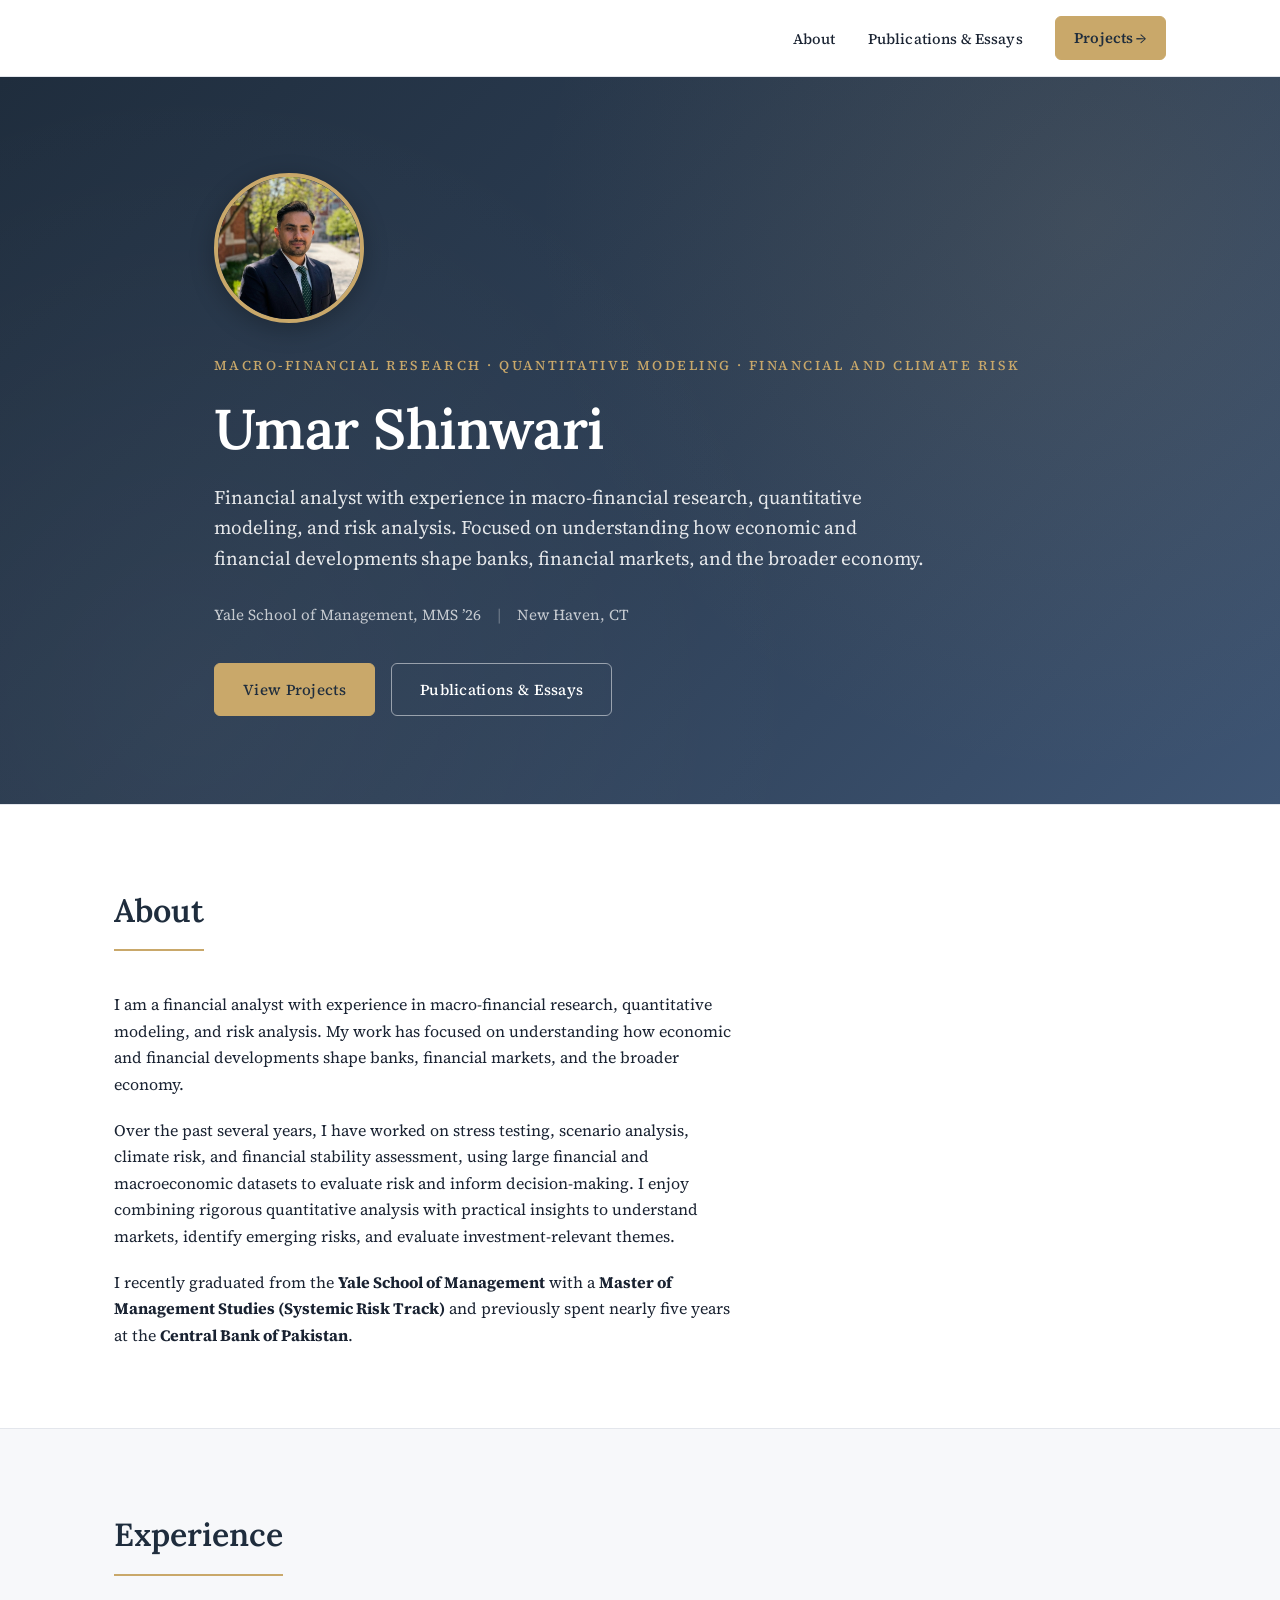
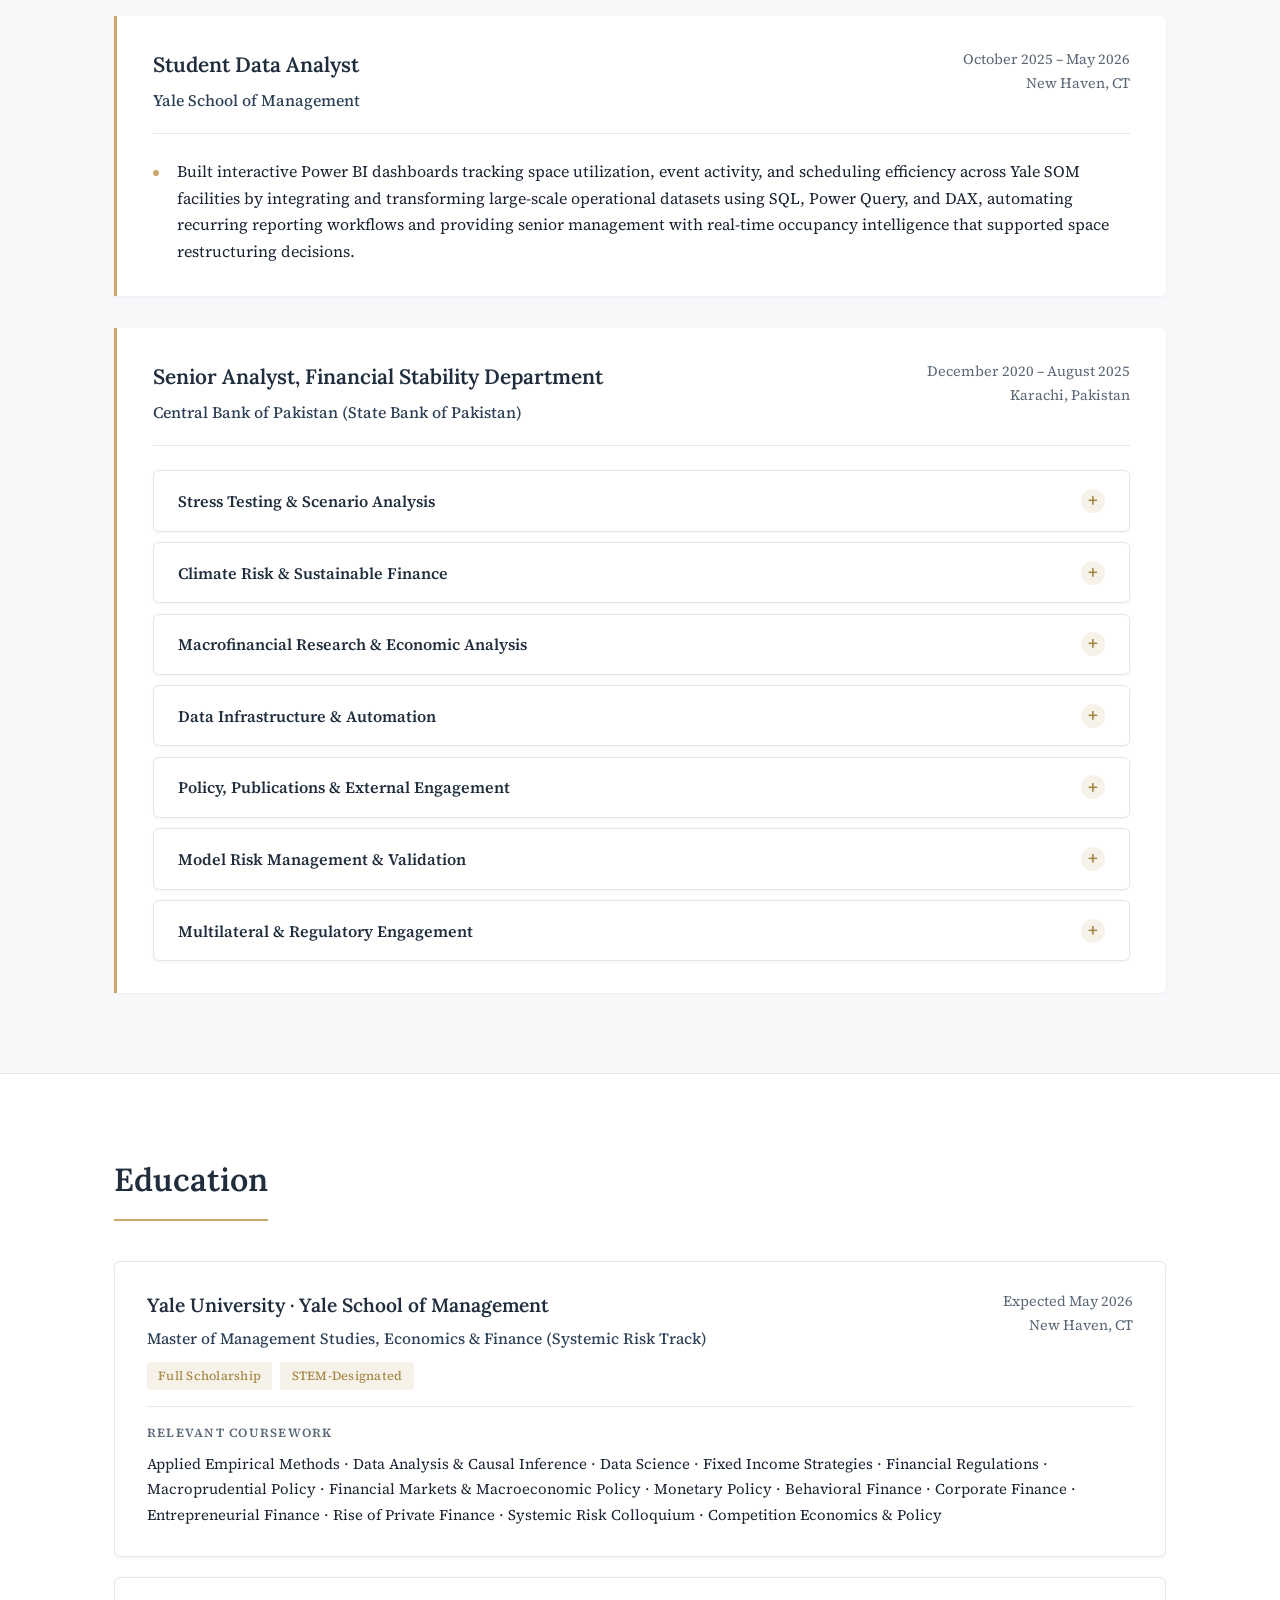
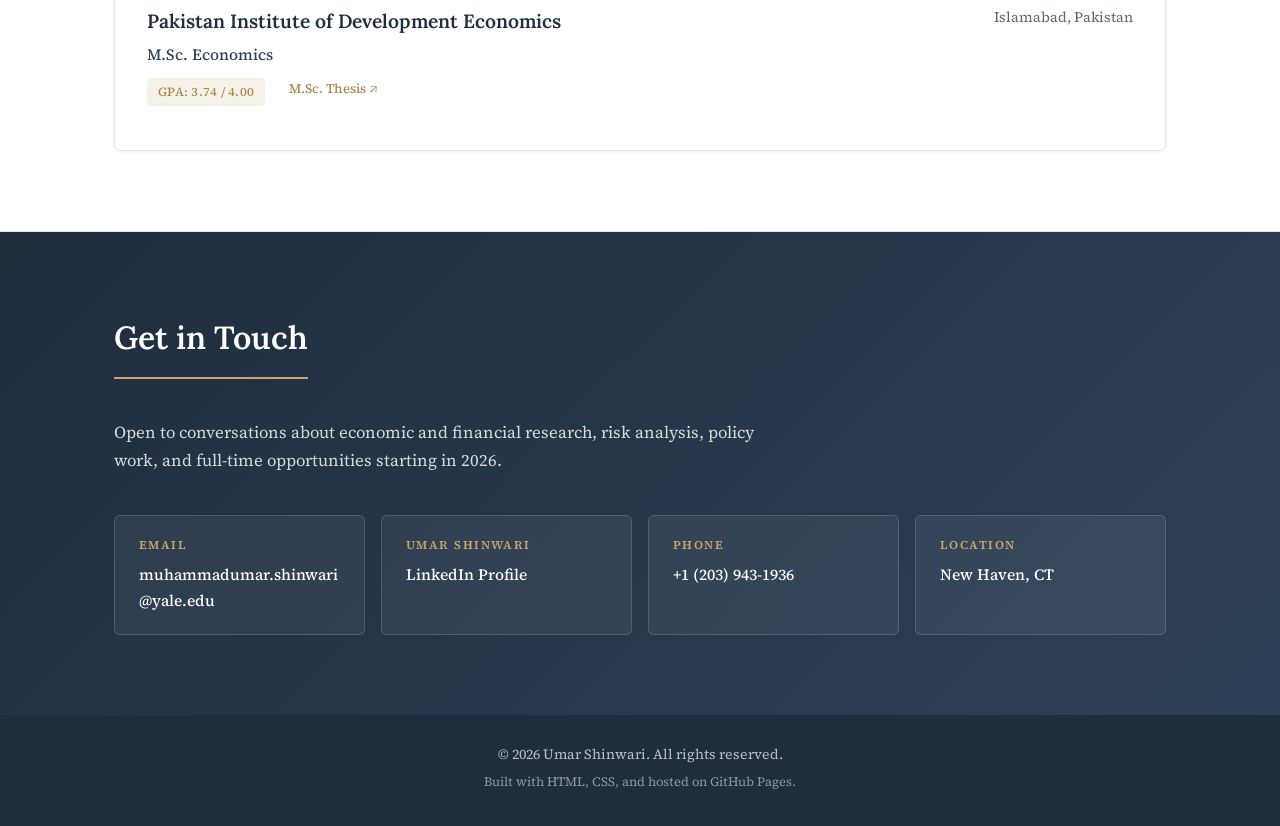
<file: index.html>
<!DOCTYPE html>
<html lang="en">
<head>
    <meta charset="UTF-8">
    <meta name="viewport" content="width=device-width, initial-scale=1.0">
    <meta name="description" content="Muhammad Umar Shinwari — Financial analyst with experience in macro-financial research, quantitative modeling, and risk analysis. Yale School of Management (MMS Systemic Risk). Former Senior Analyst, Central Bank of Pakistan.">
    <meta name="author" content="Muhammad Umar Shinwari">
    <meta name="keywords" content="Muhammad Umar Shinwari, Economist, Financial Stability, Stress Testing, Yale SOM, Systemic Risk, Central Bank of Pakistan, Macroprudential Policy">

    <!-- Open Graph / social sharing -->
    <meta property="og:title" content="Umar Shinwari">
    <meta property="og:description" content="Financial analyst with experience in macro-financial research, quantitative modeling, and risk analysis. Yale School of Management | Former Senior Analyst, Central Bank of Pakistan">
    <meta property="og:type" content="website">

    <title>Umar Shinwari | Financial Analyst &amp; Quantitative Researcher</title>

    <!-- Google Fonts: Inter for body, Lora for headings (professional academic/finance feel) -->
    <link rel="preconnect" href="https://fonts.googleapis.com">
    <link rel="preconnect" href="https://fonts.gstatic.com" crossorigin>
    <link href="https://fonts.googleapis.com/css2?family=Lora:wght@500;600;700&family=Source+Serif+4:ital,opsz,wght@0,8..60,300;0,8..60,400;0,8..60,600;1,8..60,400&display=swap" rel="stylesheet">

    <link rel="stylesheet" href="style.css">
</head>
<body>

    <!-- ============ NAVIGATION ============ -->
    <nav class="navbar" id="navbar">
        <div class="container nav-container">
            <a href="#hero" class="nav-logo"></a>
            <button class="nav-toggle" id="navToggle" aria-label="Toggle navigation">
                <span></span><span></span><span></span>
            </button>
            <ul class="nav-menu" id="navMenu">
                <li><a href="#about">About</a></li>
                <li><a href="publications.html">Publications &amp; Essays</a></li>
                <li><a href="projects.html" class="nav-cta">Projects &rarr;</a></li>
            </ul>
        </div>
    </nav>

    <!-- ============ HERO / ABOUT ============ -->
    <header class="hero" id="hero">
        <div class="container hero-content">
            <div class="hero-photo-wrap">
                <img src="assets/profile.jpg" alt="Umar Shinwari" class="hero-photo">
            </div>
            <p class="hero-eyebrow">Macro-financial Research &middot; Quantitative Modeling &middot; Financial and Climate Risk</p>
            <h1 class="hero-name">Umar Shinwari</h1>
            <p class="hero-tagline">
                Financial analyst with experience in macro-financial research, quantitative modeling,
                and risk analysis. Focused on understanding how economic and financial developments
                shape banks, financial markets, and the broader economy.
            </p>
            <div class="hero-meta">
                <span>Yale School of Management, MMS &rsquo;26</span>
                <span class="sep">|</span>
                <span>New Haven, CT</span>
            </div>
            <div class="hero-cta">
                <a href="projects.html" class="btn btn-primary">View Projects</a>
                <a href="publications.html" class="btn btn-secondary">Publications &amp; Essays</a>
            </div>
        </div>
    </header>

    <!-- ============ ABOUT ============ -->
    <section class="section" id="about">
        <div class="container">
            <h2 class="section-title">About</h2>
            <div class="about-grid">
                <div class="about-text">
                    <p>
                        I am a financial analyst with experience in macro-financial research, quantitative
                        modeling, and risk analysis. My work has focused on understanding how economic
                        and financial developments shape banks, financial markets, and the broader economy.
                    </p>
                    <p>
                        Over the past several years, I have worked on stress testing, scenario analysis,
                        climate risk, and financial stability assessment, using large financial and
                        macroeconomic datasets to evaluate risk and inform decision-making. I enjoy
                        combining rigorous quantitative analysis with practical insights to understand
                        markets, identify emerging risks, and evaluate investment-relevant themes.
                    </p>
                    <p>
                        I recently graduated from the
                        <strong>Yale School of Management</strong> with a
                        <strong>Master of Management Studies (Systemic Risk Track)</strong> and
                        previously spent nearly five years at the
                        <strong>Central Bank of Pakistan</strong>.
                    </p>
                </div>
            </div>
        </div>
    </section>

    <!-- ============ EXPERIENCE ============ -->
    <section class="section section-alt" id="experience">
        <div class="container">
            <h2 class="section-title">Experience</h2>

            <!-- Yale SOM -->
            <div class="experience-item" style="margin-bottom: 2rem;">
                <div class="exp-header">
                    <div>
                        <h3 class="exp-role">Student Data Analyst</h3>
                        <p class="exp-org">Yale School of Management</p>
                    </div>
                    <div class="exp-meta">
                        <p>October 2025 &ndash; May 2026</p>
                        <p>New Haven, CT</p>
                    </div>
                </div>
                <ul class="exp-bullets" style="margin-top: 1rem;">
                    <li>Built interactive Power BI dashboards tracking space utilization, event activity, and scheduling efficiency across Yale SOM facilities by integrating and transforming large-scale operational datasets using SQL, Power Query, and DAX, automating recurring reporting workflows and providing senior management with real-time occupancy intelligence that supported space restructuring decisions.</li>
                </ul>
            </div>

            <!-- Central Bank -->
            <div class="experience-item">
                <div class="exp-header">
                    <div>
                        <h3 class="exp-role">Senior Analyst, Financial Stability Department</h3>
                        <p class="exp-org">Central Bank of Pakistan (State Bank of Pakistan)</p>
                    </div>
                    <div class="exp-meta">
                        <p>December 2020 &ndash; August 2025</p>
                        <p>Karachi, Pakistan</p>
                    </div>
                </div>

                <div class="accordion">

                    <!-- 1. Stress Testing -->
                    <div class="acc-item">
                        <button class="acc-trigger" aria-expanded="false">
                            <span>Stress Testing &amp; Scenario Analysis</span>
                            <span class="acc-icon">+</span>
                        </button>
                        <div class="acc-panel" hidden>
                            <ul class="exp-bullets">
                                <li>Designed and executed end-to-end macro stress tests of Pakistan&rsquo;s entire banking sector covering 52 institutions with USD 220B in total assets, assessing credit risk (PD/LGD/EAD), interest rate risk in the banking book (IRRBB), market risk (equity and FX), and liquidity risk (LCR, NSFR, ALM mismatch), and delivering results to senior management, the Board Risk Committee, and the Financial Stability Committee on a quarterly basis.</li>
                                <li>Designed macro stress scenarios by combining VAR and DSGE model-based macro projections, historical shock calibration, and expert judgment, producing internally consistent multi-period paths for GDP, inflation, interest rates, FX depreciation, and equity prices across baseline, adverse, and severely adverse scenarios.</li>
                                <li>Developed econometric and financial models for projecting bank-level balance sheets, income statements, capital ratios, and risk metrics under baseline and adverse macro scenarios, enabling dynamic multi-year capital adequacy assessments across Pakistan&rsquo;s banking sector and identifying institutions breaching regulatory minimums with quantified capital shortfalls for supervisory action.</li>
                            </ul>
                        </div>
                    </div>

                    <!-- 2. Climate Risk -->
                    <div class="acc-item">
                        <button class="acc-trigger" aria-expanded="false">
                            <span>Climate Risk &amp; Sustainable Finance</span>
                            <span class="acc-icon">+</span>
                        </button>
                        <div class="acc-panel" hidden>
                            <ul class="exp-bullets">
                                <li>Quantified physical climate risk across Pakistan&rsquo;s banking sector using a multi-layer geospatial methodology, geocoding bank loan portfolio exposures against district and sector-level flood vulnerability maps and computing expected credit losses under historical shock scenarios by applying scenario-defined damage rates to institution-level exposures.</li>
                                <li>Modeled transition risk using NGFS-aligned carbon tax scenarios, tracing policy shocks through revenue compression and debt serviceability impairment for non-financial corporates across high-emission sectors, and translating the resulting PD escalation into increased expected credit losses and capital risk for exposed banks.</li>
                                <li>Key contributor to Pakistan&rsquo;s first climate stress testing guidelines for the financial sector, serving as technical lead on the working group, with the guidelines submitted as a formal conditionality under Pakistan&rsquo;s IMF Resilience and Sustainability Facility (RSF), directly linking the analytical work to Pakistan&rsquo;s access to USD 1B in IMF climate-linked financing.</li>
                                <li>Compiled bank-level physical damage and NPL deterioration data following the 2022 Pakistan floods and coordinated directly with the World Bank PDNA team to integrate the financial sector damage assessment into the joint Post-Disaster Needs Assessment published by the World Bank, UN, EU, and ADB.</li>
                            </ul>
                        </div>
                    </div>

                    <!-- 3. Macrofinancial Research -->
                    <div class="acc-item">
                        <button class="acc-trigger" aria-expanded="false">
                            <span>Macrofinancial Research &amp; Economic Analysis</span>
                            <span class="acc-icon">+</span>
                        </button>
                        <div class="acc-panel" hidden>
                            <ul class="exp-bullets">
                                <li>Developed econometric models to quantify how macro-financial shocks propagate through the banking sector, capturing the transmission of GDP contractions, inflation surges, interest rate cycles, and FX depreciations into bank-level asset quality, capital adequacy, profitability, and financial intermediation capacity across Pakistan&rsquo;s financial system.</li>
                                <li>Researched Pakistan&rsquo;s sovereign-bank nexus, analyzing the structural concentration of government securities on bank balance sheets, crowding-out effects on private sector credit intermediation, and amplification of sovereign risk through the banking system, producing leverage stress test models that contributed to balance sheet restructuring at Pakistan&rsquo;s largest systemically important institutions.</li>
                                <li>Led a comprehensive financial viability assessment of Pakistan&rsquo;s microfinance banking sector at the direction of the Deputy Governor, combining cross-country benchmarking, financial statement analysis of domestic institutions, and structured CFO interviews, producing recommendations that directly informed the revised prudential regulations released in 2025.</li>
                                <li>Authored the Global and Domestic Macroeconomic Developments chapter of the Financial Stability Review for three consecutive editions (2021, 2022, 2024), delivering a full macroeconomic diagnostic spanning global growth dynamics, inflation trends, trade and commodity developments, sovereign debt sustainability, and interest rate conditions, alongside a Pakistan-specific deep-dive covering GDP, CPI, external accounts, monetary conditions, and fiscal position, supported by original data analysis, trend modeling, and publication-quality visualizations translating complex macro-financial developments into authoritative policy narrative for domestic and international audiences.</li>
                            </ul>
                        </div>
                    </div>

                    <!-- 4. Data Infrastructure -->
                    <div class="acc-item">
                        <button class="acc-trigger" aria-expanded="false">
                            <span>Data Infrastructure &amp; Automation</span>
                            <span class="acc-icon">+</span>
                        </button>
                        <div class="acc-panel" hidden>
                            <ul class="exp-bullets">
                                <li>Built and maintained automated data pipelines in Python (pandas, requests, openpyxl, sqlalchemy), R (tidyverse, httr, rvest), and VBA to collect, clean, and consolidate banking, macroeconomic, and financial market datasets feeding the recurring stress testing model iterations.</li>
                                <li>Designed the stress testing supervisory data submission templates from scratch with built-in validation rules, dropdown controls, and cross-check formulas, and owned the full data lifecycle across 52 institutions from submission coordination through validation, reconciliation, and analytical readiness each quarterly cycle.</li>
                                <li>Developed Python scripts to automate production of publication-quality charts, tables, and dashboards for stress testing reports and FSR chapters using matplotlib, seaborn, and plotly for visualization and python-docx for programmatic report assembly, replacing manual workflows and ensuring reproducibility across quarterly reporting cycles.</li>
                            </ul>
                        </div>
                    </div>

                    <!-- 5. Policy & Publications -->
                    <div class="acc-item">
                        <button class="acc-trigger" aria-expanded="false">
                            <span>Policy, Publications &amp; External Engagement</span>
                            <span class="acc-icon">+</span>
                        </button>
                        <div class="acc-panel" hidden>
                            <ul class="exp-bullets">
                                <li>Authored chapters for the Financial Stability Review, the Central Bank of Pakistan&rsquo;s statutory publication mandated by law and submitted to Parliament and Senate, covering banking sector resilience and stress testing (2022, 2023, 2024), climate risk (2022, 2023, 2024), and global macro-financial developments (2021, 2022, 2024), with each edition passing through rigorous Director, Deputy Governor, Governor, and Board review before submission.</li>
                                <li>Produced the quarterly credit risk report covering USD 70B in banking sector credit exposure, analyzing NPL formation and migration trends, provision coverage adequacy relative to estimated expected losses, sector-level and borrower-level concentration risk, and implied probabilities of default for Pakistan&rsquo;s largest systemic borrowers informing credit risk views at the macro level.</li>
                                <li>Prepared policy memos and speeches on climate risk and financial stability for senior management&rsquo;s high-level engagements including with the IMF, World Bank, and Financial Stability Board.</li>
                            </ul>
                        </div>
                    </div>

                    <!-- 6. Model Risk -->
                    <div class="acc-item">
                        <button class="acc-trigger" aria-expanded="false">
                            <span>Model Risk Management &amp; Validation</span>
                            <span class="acc-icon">+</span>
                        </button>
                        <div class="acc-panel" hidden>
                            <ul class="exp-bullets">
                                <li>Conducted independent validation of stress testing and macroeconomic forecasting models across Central Bank departments, covering conceptual soundness, data quality and input integrity, parameter calibration, output reasonableness, and documentation completeness, performing the full scope of a model risk management function in a supervisory context.</li>
                                <li>Reviewed stress testing model submissions from major commercial banks (ICAAP), challenging macro scenario design, credit loss model methodology, assumptions, and capital planning narrative, and issued formal written findings driving framework improvements at Pakistan&rsquo;s systemically important institutions.</li>
                                <li>Built benchmarking and backtesting frameworks to assess the ongoing predictive performance of the stress testing model suite, constructing challenger models using alternative functional forms, comparing outputs to identify systematic biases, and recalibrating satellite model parameters based on realized outcomes.</li>
                            </ul>
                        </div>
                    </div>

                    <!-- 7. Multilateral -->
                    <div class="acc-item">
                        <button class="acc-trigger" aria-expanded="false">
                            <span>Multilateral &amp; Regulatory Engagement</span>
                            <span class="acc-icon">+</span>
                        </button>
                        <div class="acc-panel" hidden>
                            <ul class="exp-bullets">
                                <li>Served as the Central Bank of Pakistan&rsquo;s working-level counterpart across three concurrent multilateral engagements with the World Bank, UN, EU, ADB, FCDO, and IMF on post-disaster financial sector assessment, climate stress testing methodology, and Pakistan&rsquo;s USD 1B IMF Resilience and Sustainability Facility program.</li>
                                <li>Participated in a cross-regulator working group with the Securities and Exchange Commission of Pakistan to develop climate disclosure requirements and a green taxonomy for financial institutions, drawing on TCFD, ISSB (IFRS S1/S2), and EU Taxonomy standards.</li>
                            </ul>
                        </div>
                    </div>

                </div><!-- /accordion -->
            </div>
        </div>
    </section>

    <!-- ============ EDUCATION ============ -->
    <section class="section" id="education">
        <div class="container">
            <h2 class="section-title">Education</h2>

            <div class="edu-item">
                <div class="edu-header">
                    <div>
                        <h3 class="edu-school">Yale University &middot; Yale School of Management</h3>
                        <p class="edu-degree">Master of Management Studies, Economics &amp; Finance (Systemic Risk Track)</p>
                        <p class="edu-tags"><span class="tag">Full Scholarship</span><span class="tag">STEM-Designated</span></p>
                    </div>
                    <div class="edu-meta">
                        <p>Expected May 2026</p>
                        <p>New Haven, CT</p>
                    </div>
                </div>
                <div class="edu-body">
                    <p class="edu-label">Relevant Coursework</p>
                    <p class="edu-courses">
                        Applied Empirical Methods &middot; Data Analysis &amp; Causal Inference &middot; Data Science &middot;
                        Fixed Income Strategies &middot; Financial Regulations &middot; Macroprudential Policy &middot;
                        Financial Markets &amp; Macroeconomic Policy &middot; Monetary Policy &middot; Behavioral Finance &middot;
                        Corporate Finance &middot; Entrepreneurial Finance &middot; Rise of Private Finance &middot;
                        Systemic Risk Colloquium &middot; Competition Economics &amp; Policy
                    </p>
                </div>
            </div>

            <div class="edu-item">
                <div class="edu-header">
                    <div>
                        <h3 class="edu-school">Pakistan Institute of Development Economics</h3>
                        <p class="edu-degree">M.Sc. Economics</p>
                        <p class="edu-tags"><span class="tag">GPA: 3.74 / 4.00</span> &ensp;<a href="thesis.html" style="font-family:var(--font-ui);font-size:0.82rem;font-weight:500;color:var(--accent-dark);">M.Sc. Thesis &#8599;</a></p>
                    </div>
                    <div class="edu-meta">
                        <p>Islamabad, Pakistan</p>
                    </div>
                </div>
            </div>
        </div>
    </section>

    <!-- ============ CONTACT ============ -->
    <section class="section section-contact" id="contact">
        <div class="container">
            <h2 class="section-title section-title-light">Get in Touch</h2>
            <p class="contact-intro">
                Open to conversations about economic and financial research, risk analysis,
                policy work, and full-time opportunities starting in 2026.
            </p>
            <div class="contact-links">
                <a href="mailto:muhammadumar.shinwari@yale.edu" class="contact-card">
                    <span class="contact-label">Email</span>
                    <span class="contact-value" style="word-break: break-all;">muhammadumar.shinwari@yale.edu</span>
                </a>
                <a href="https://www.linkedin.com/in/muhammad-umar-shinwari-39975b97" target="_blank" rel="noopener noreferrer" class="contact-card">
                    <span class="contact-label">Umar Shinwari</span>
                    <span class="contact-value">LinkedIn Profile</span>
                </a>
                <a href="tel:+12039431936" class="contact-card">
                    <span class="contact-label">Phone</span>
                    <span class="contact-value">+1 (203) 943-1936</span>
                </a>
                <div class="contact-card contact-card-static">
                    <span class="contact-label">Location</span>
                    <span class="contact-value">New Haven, CT</span>
                </div>
            </div>
        </div>
    </section>

    <!-- ============ FOOTER ============ -->
    <footer class="footer">
        <div class="container footer-container">
            <p>&copy; <span id="year"></span> Umar Shinwari. All rights reserved.</p>
            <p class="footer-sub">Built with HTML, CSS, and hosted on GitHub Pages.</p>
        </div>
    </footer>

    <script src="script.js"></script>
</body>
</html>
</file>
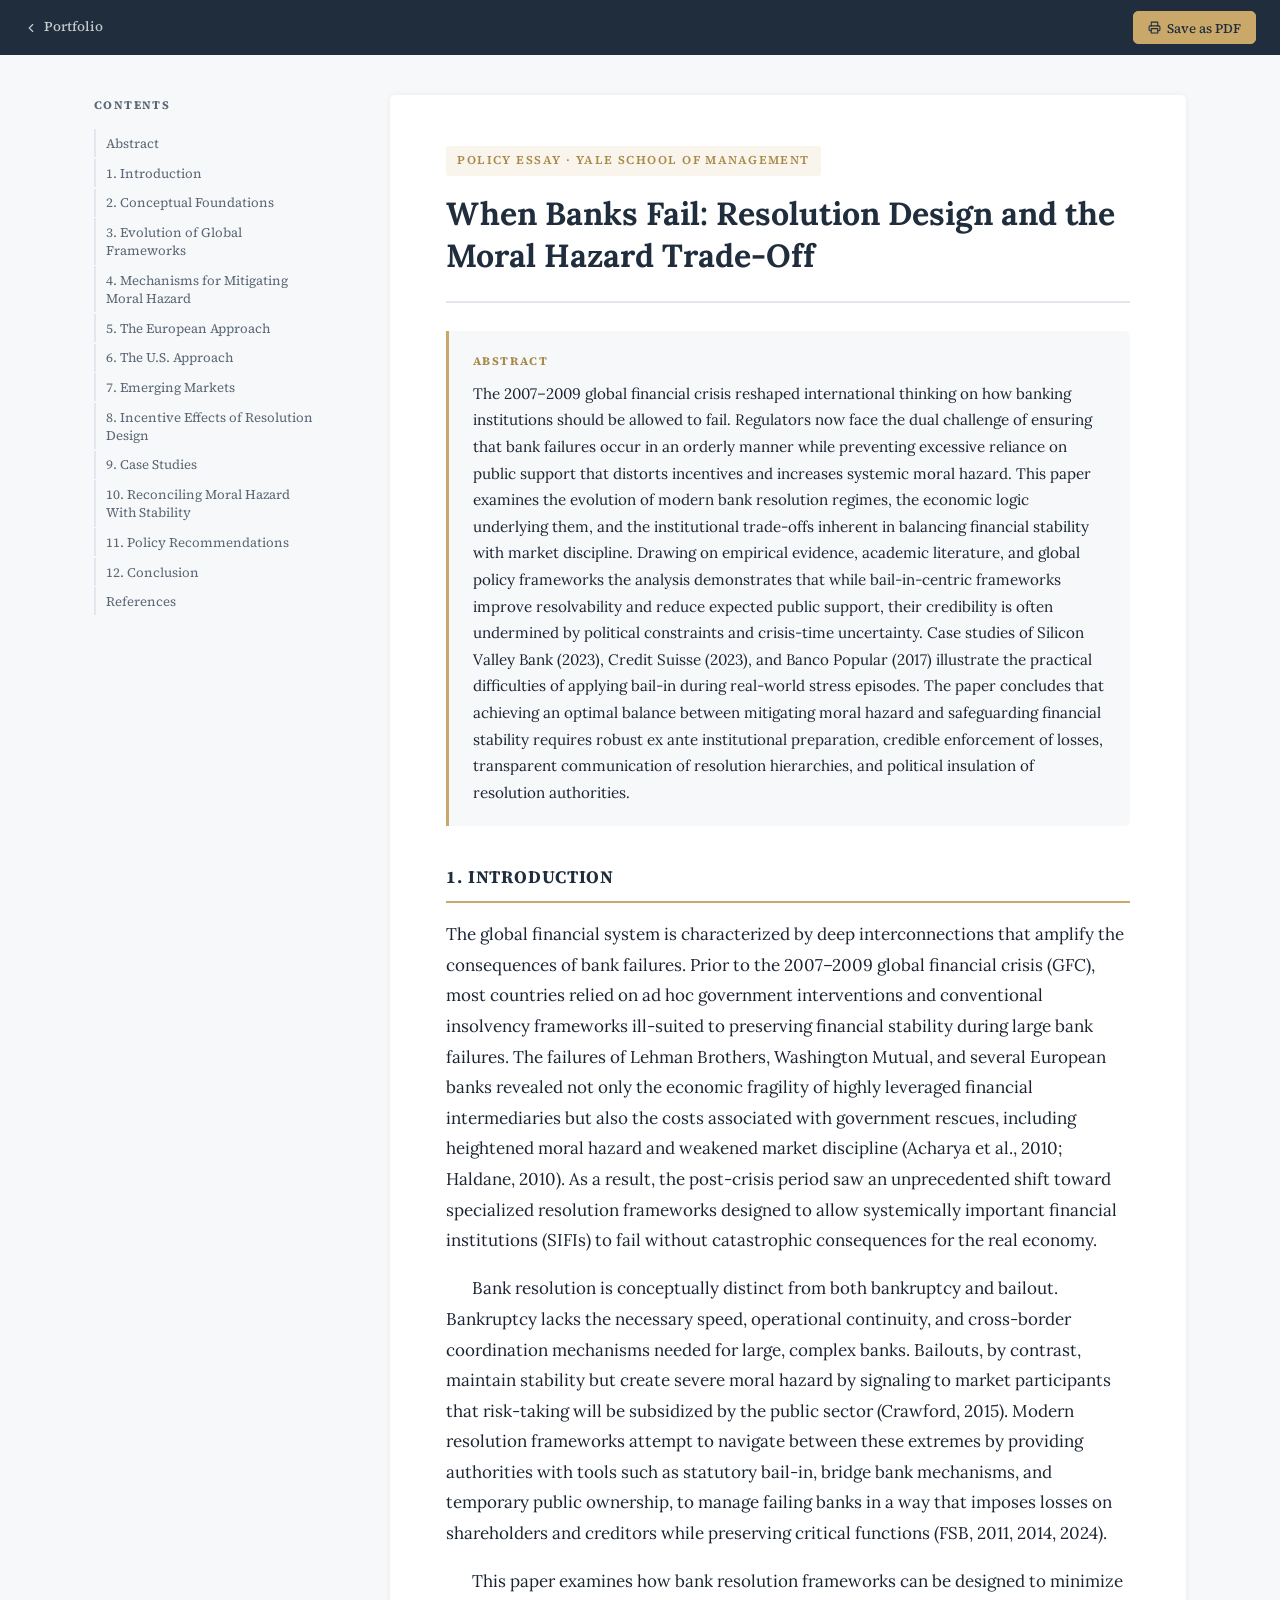
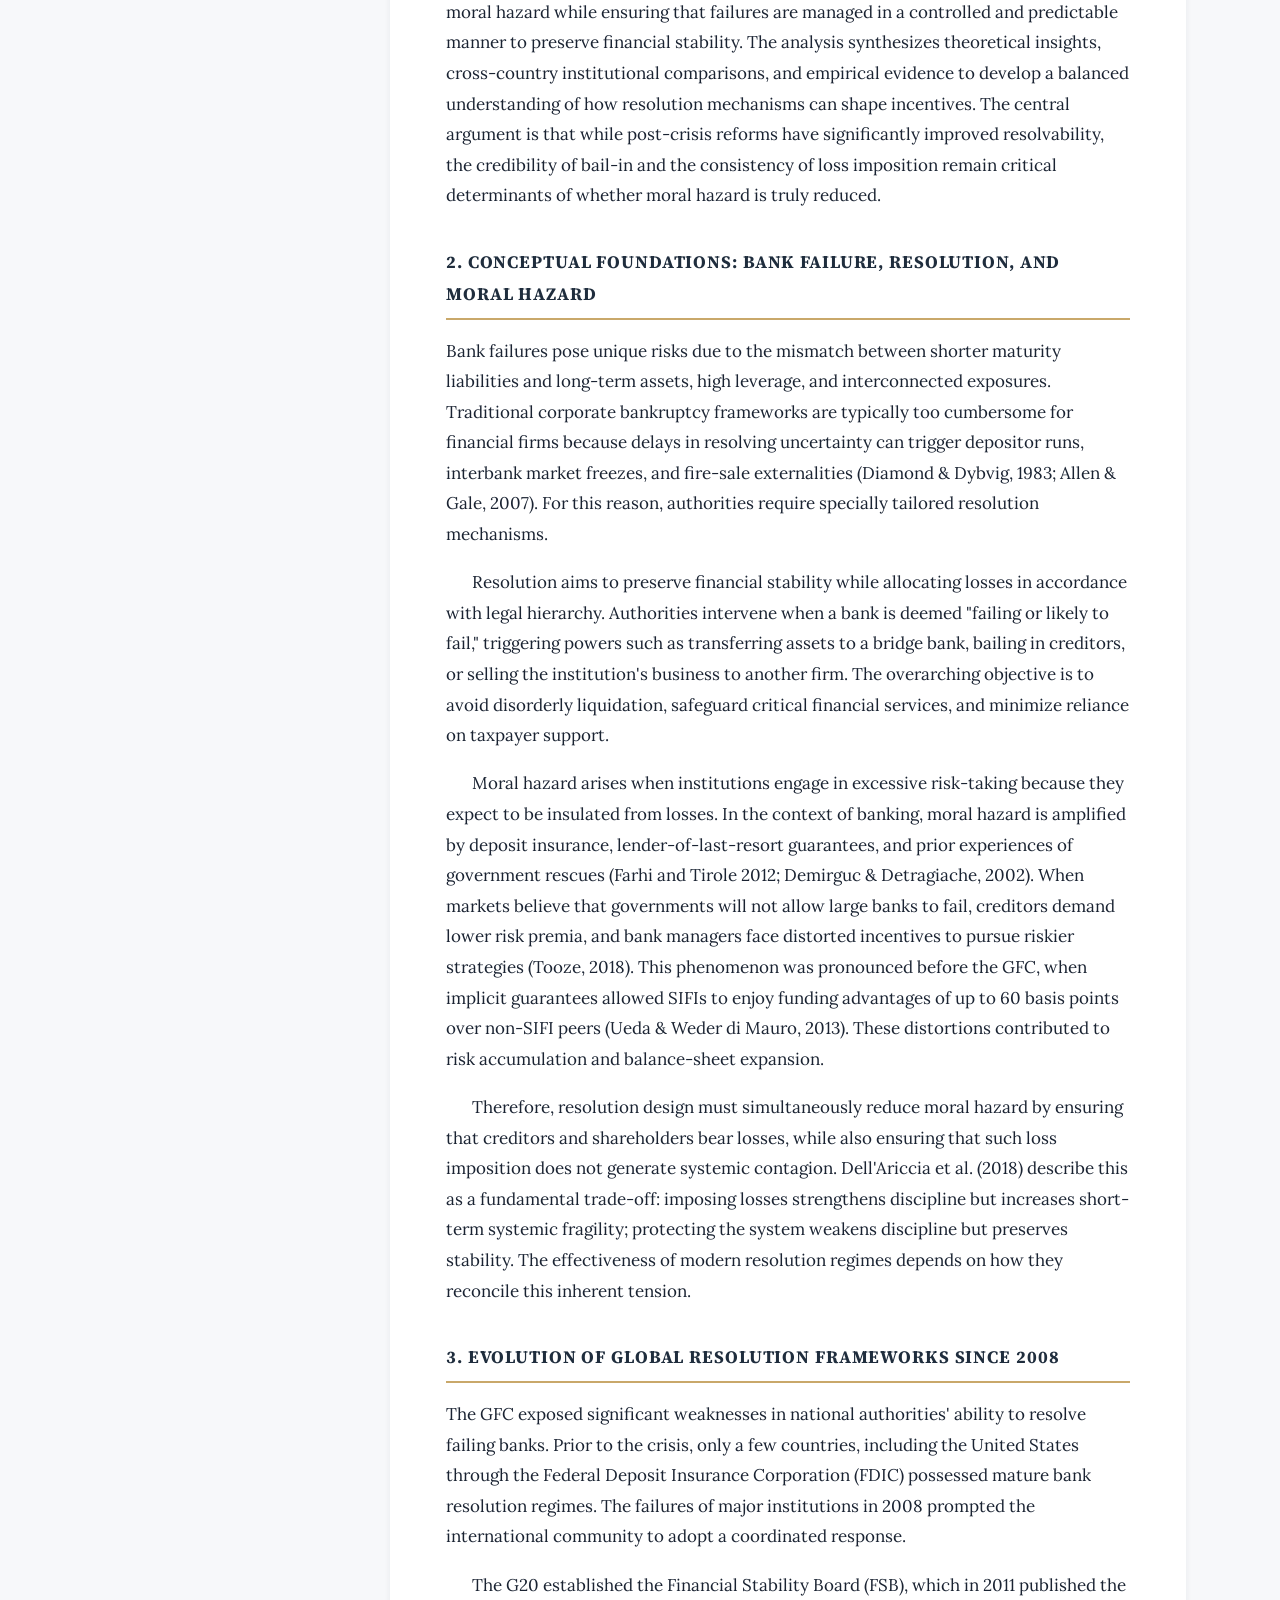
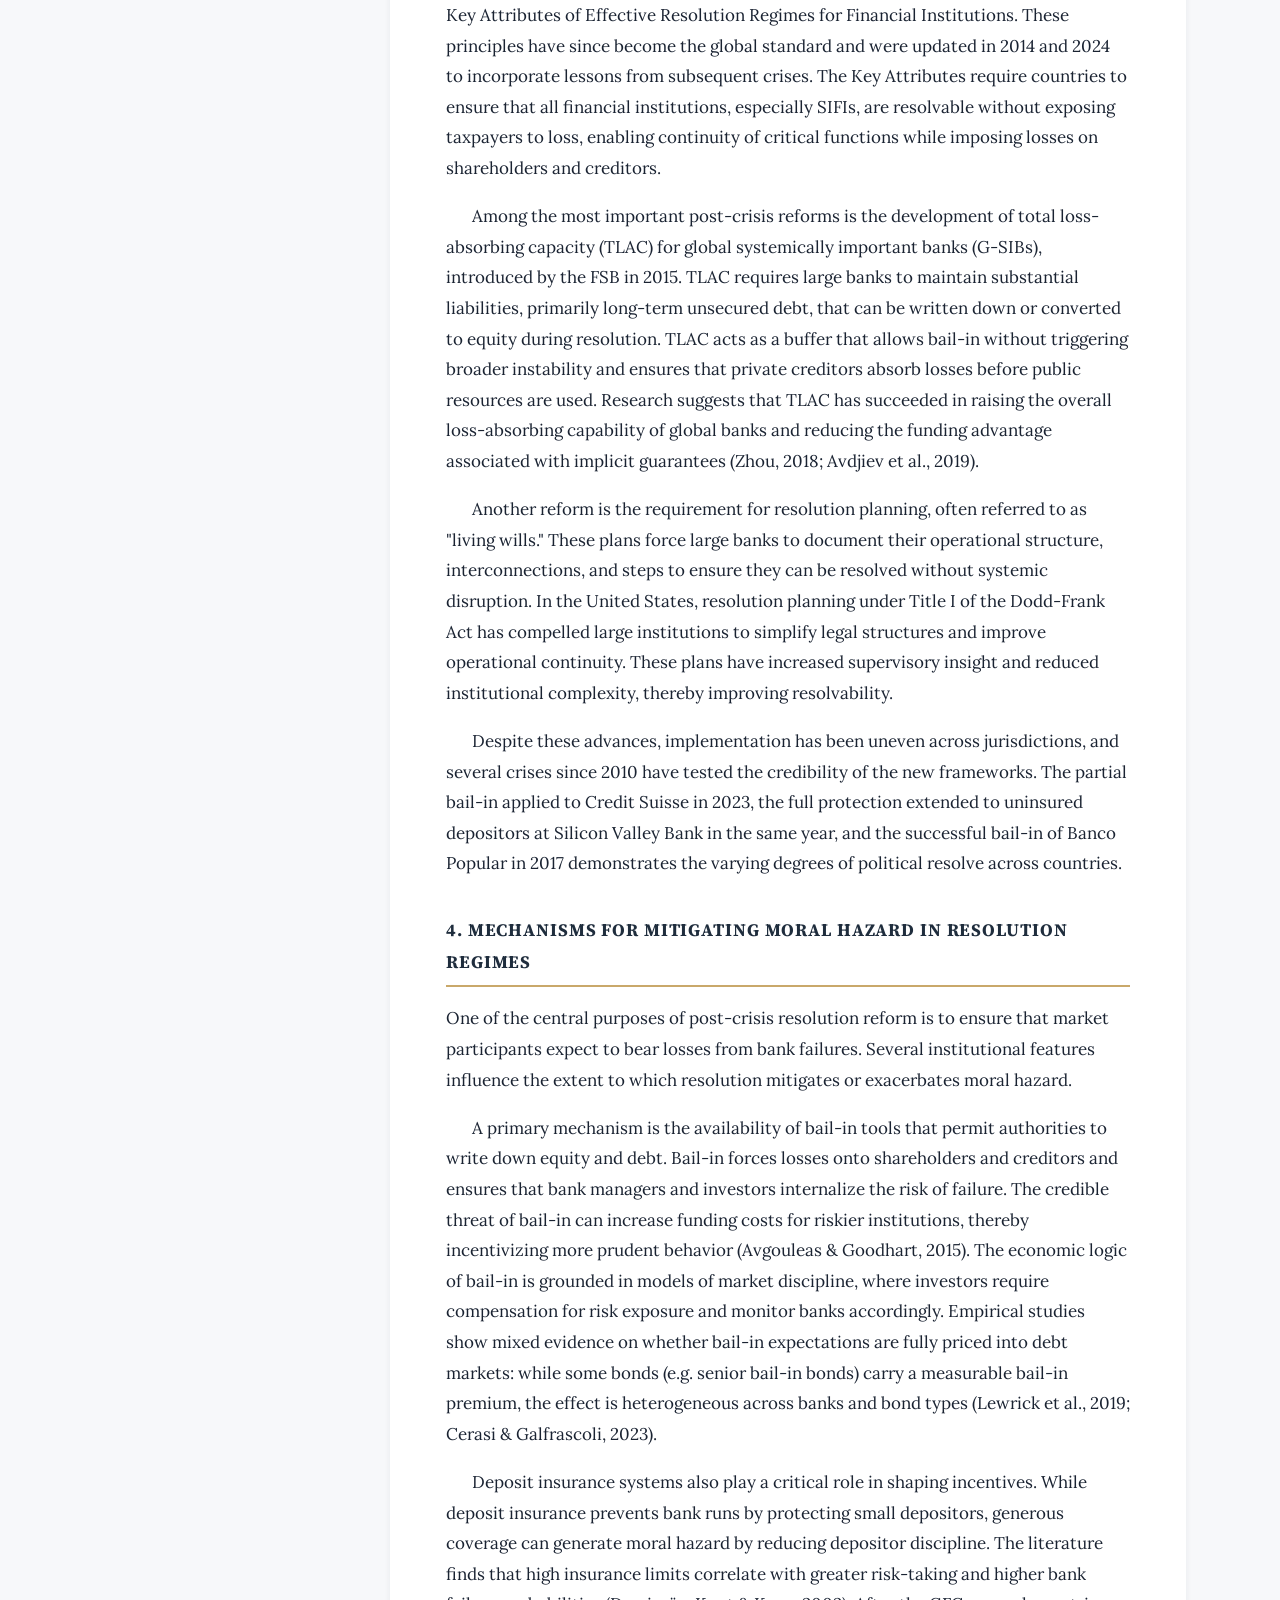
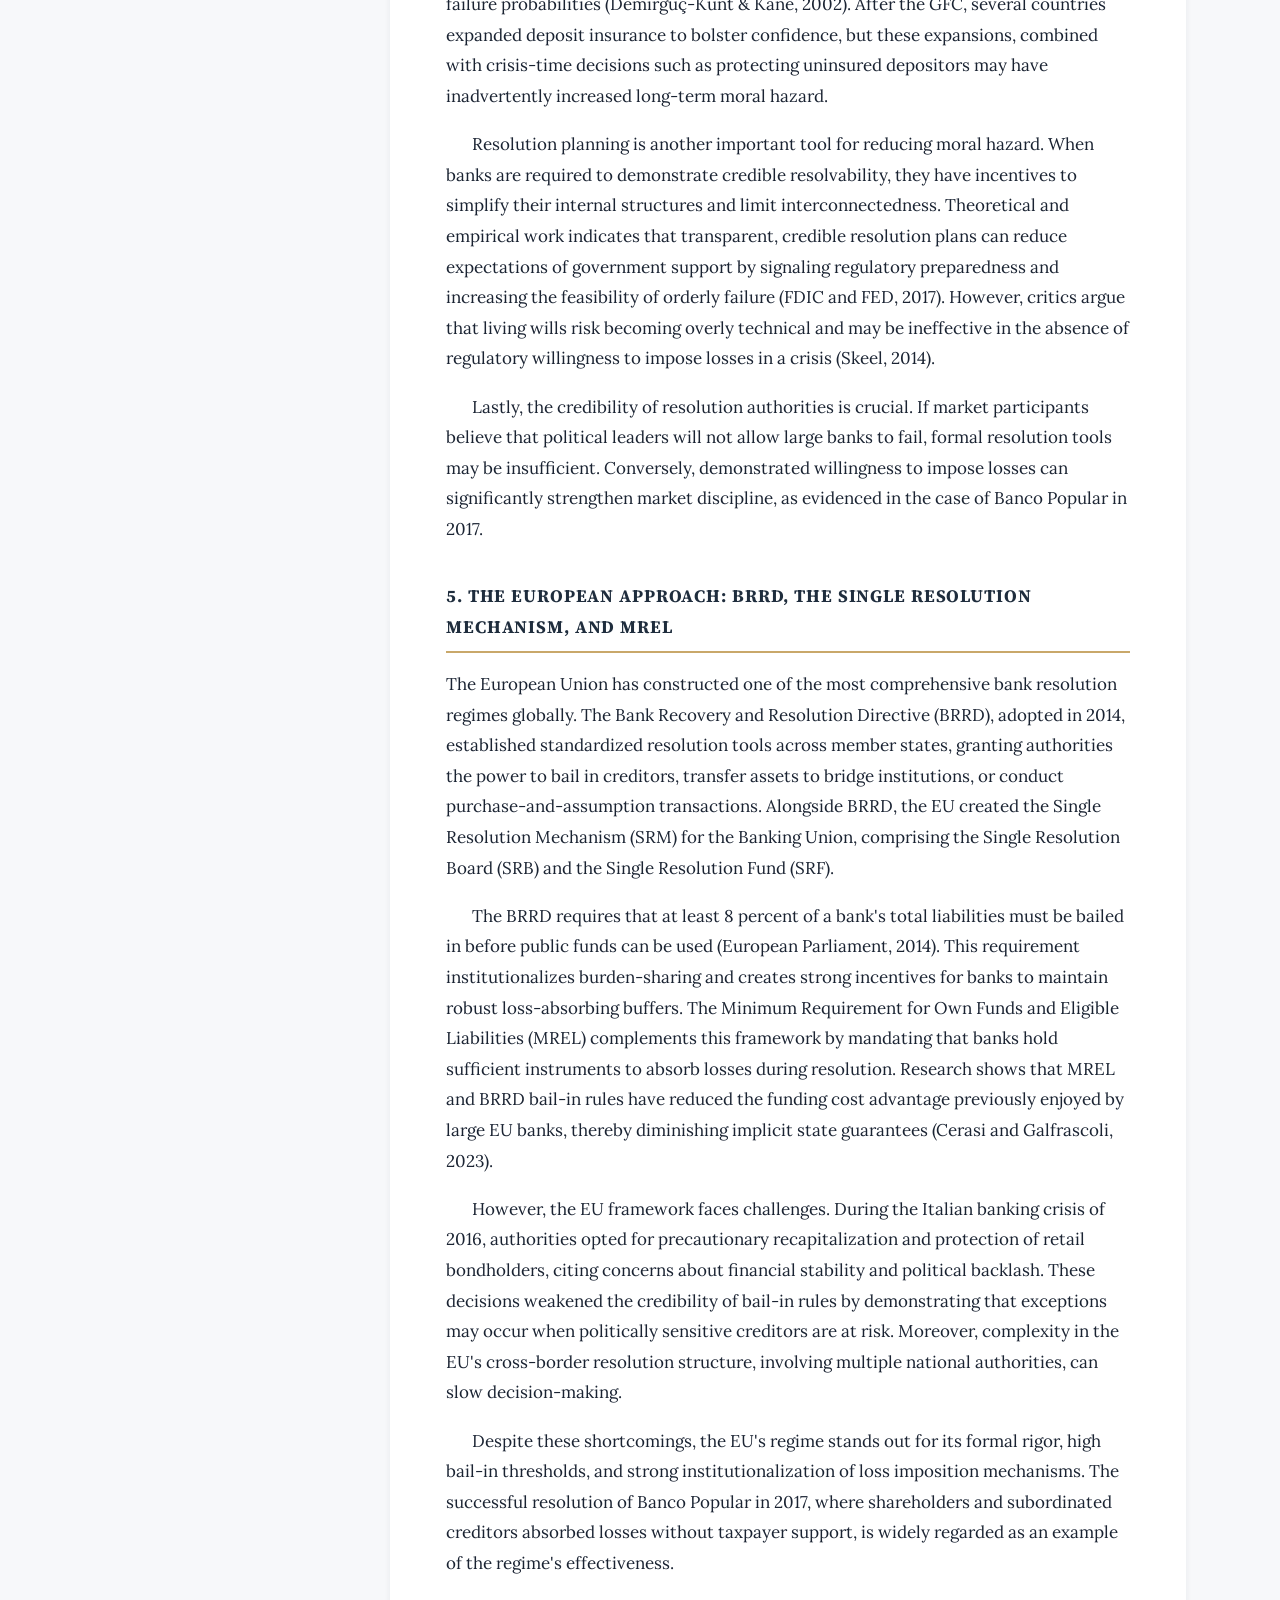
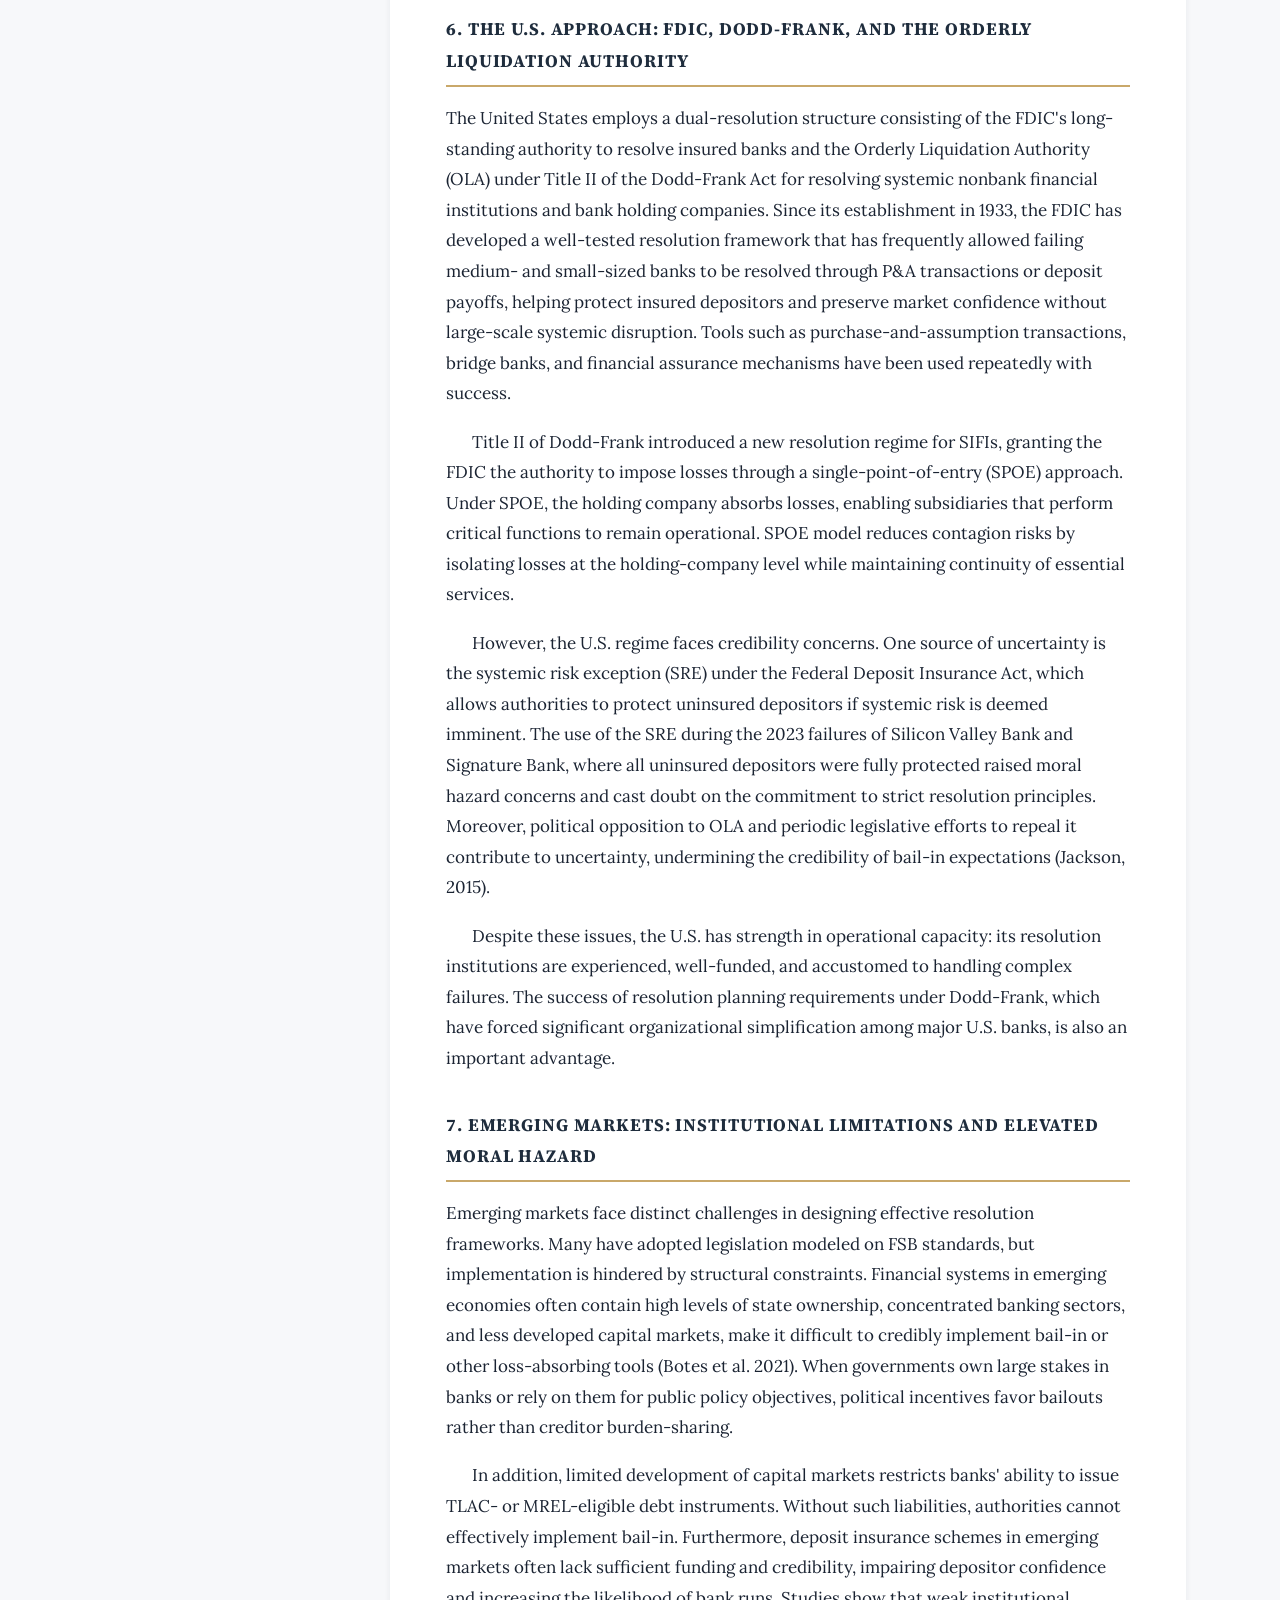
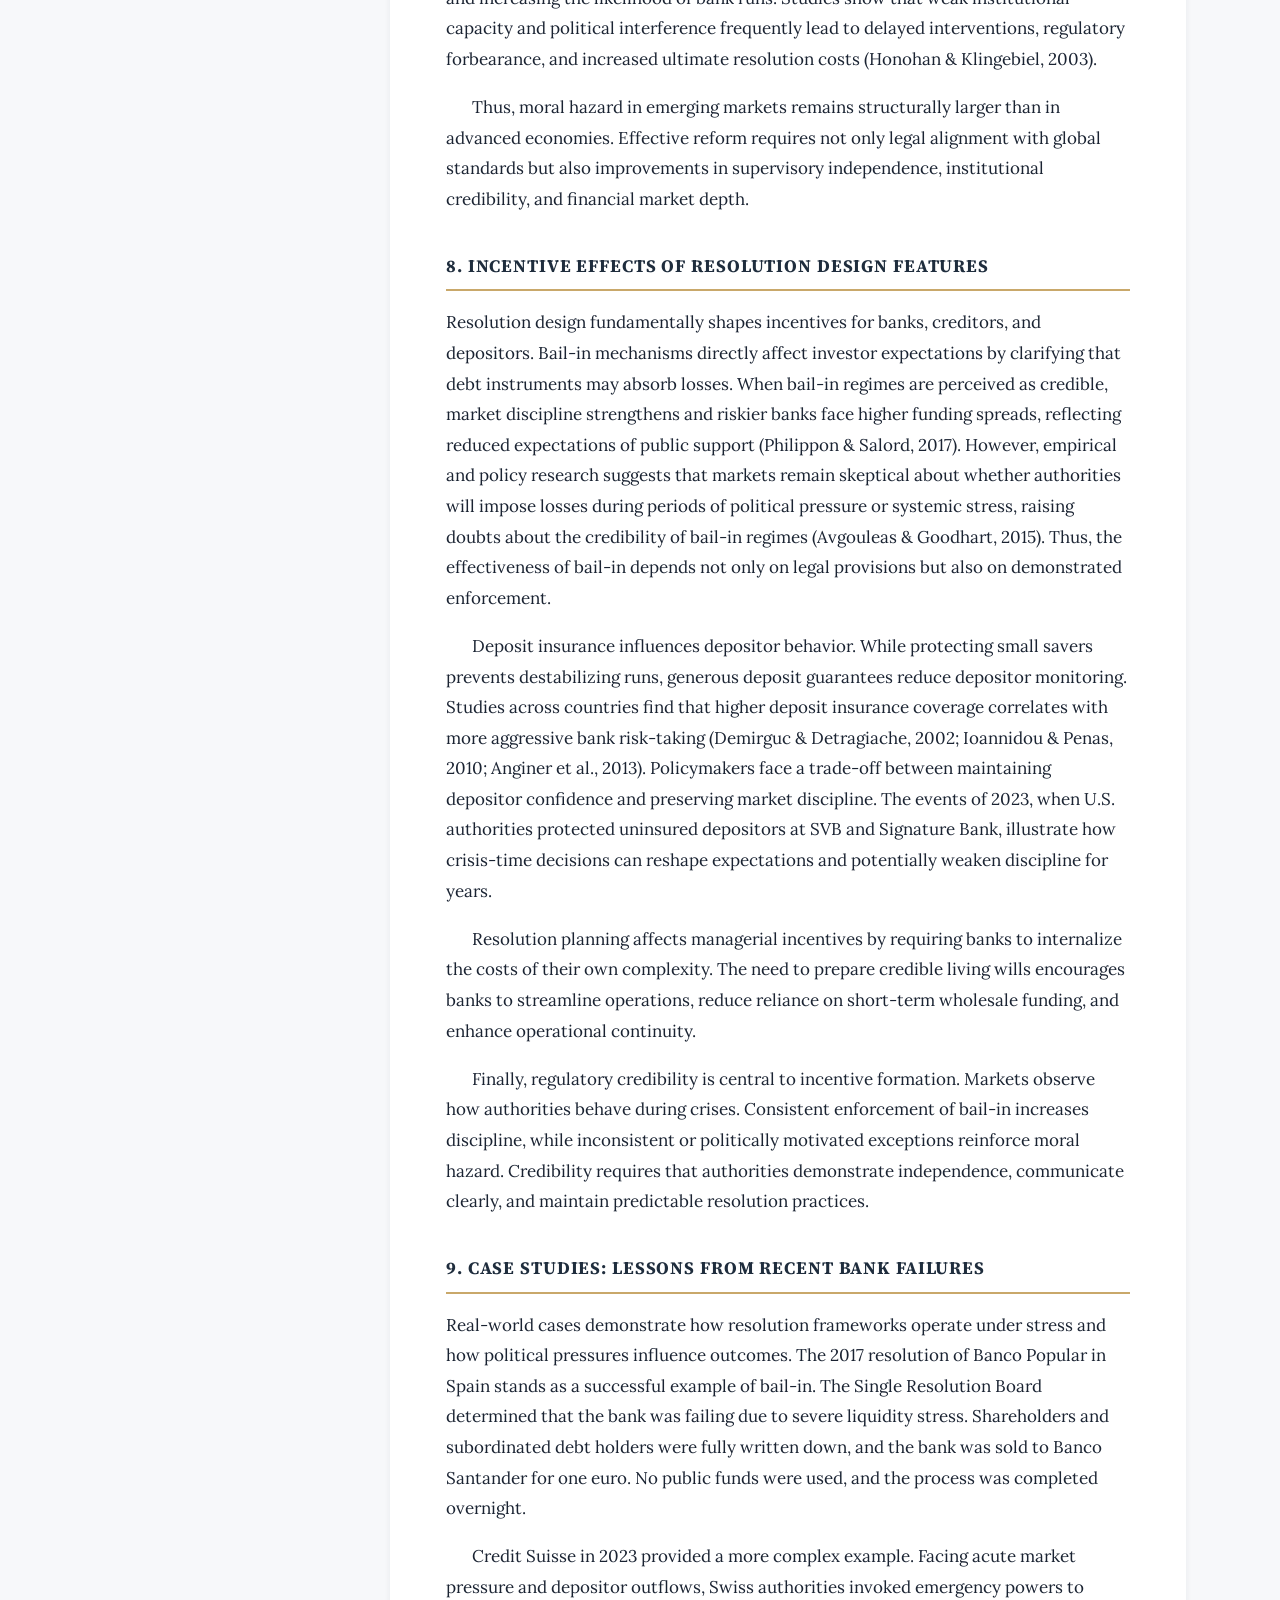
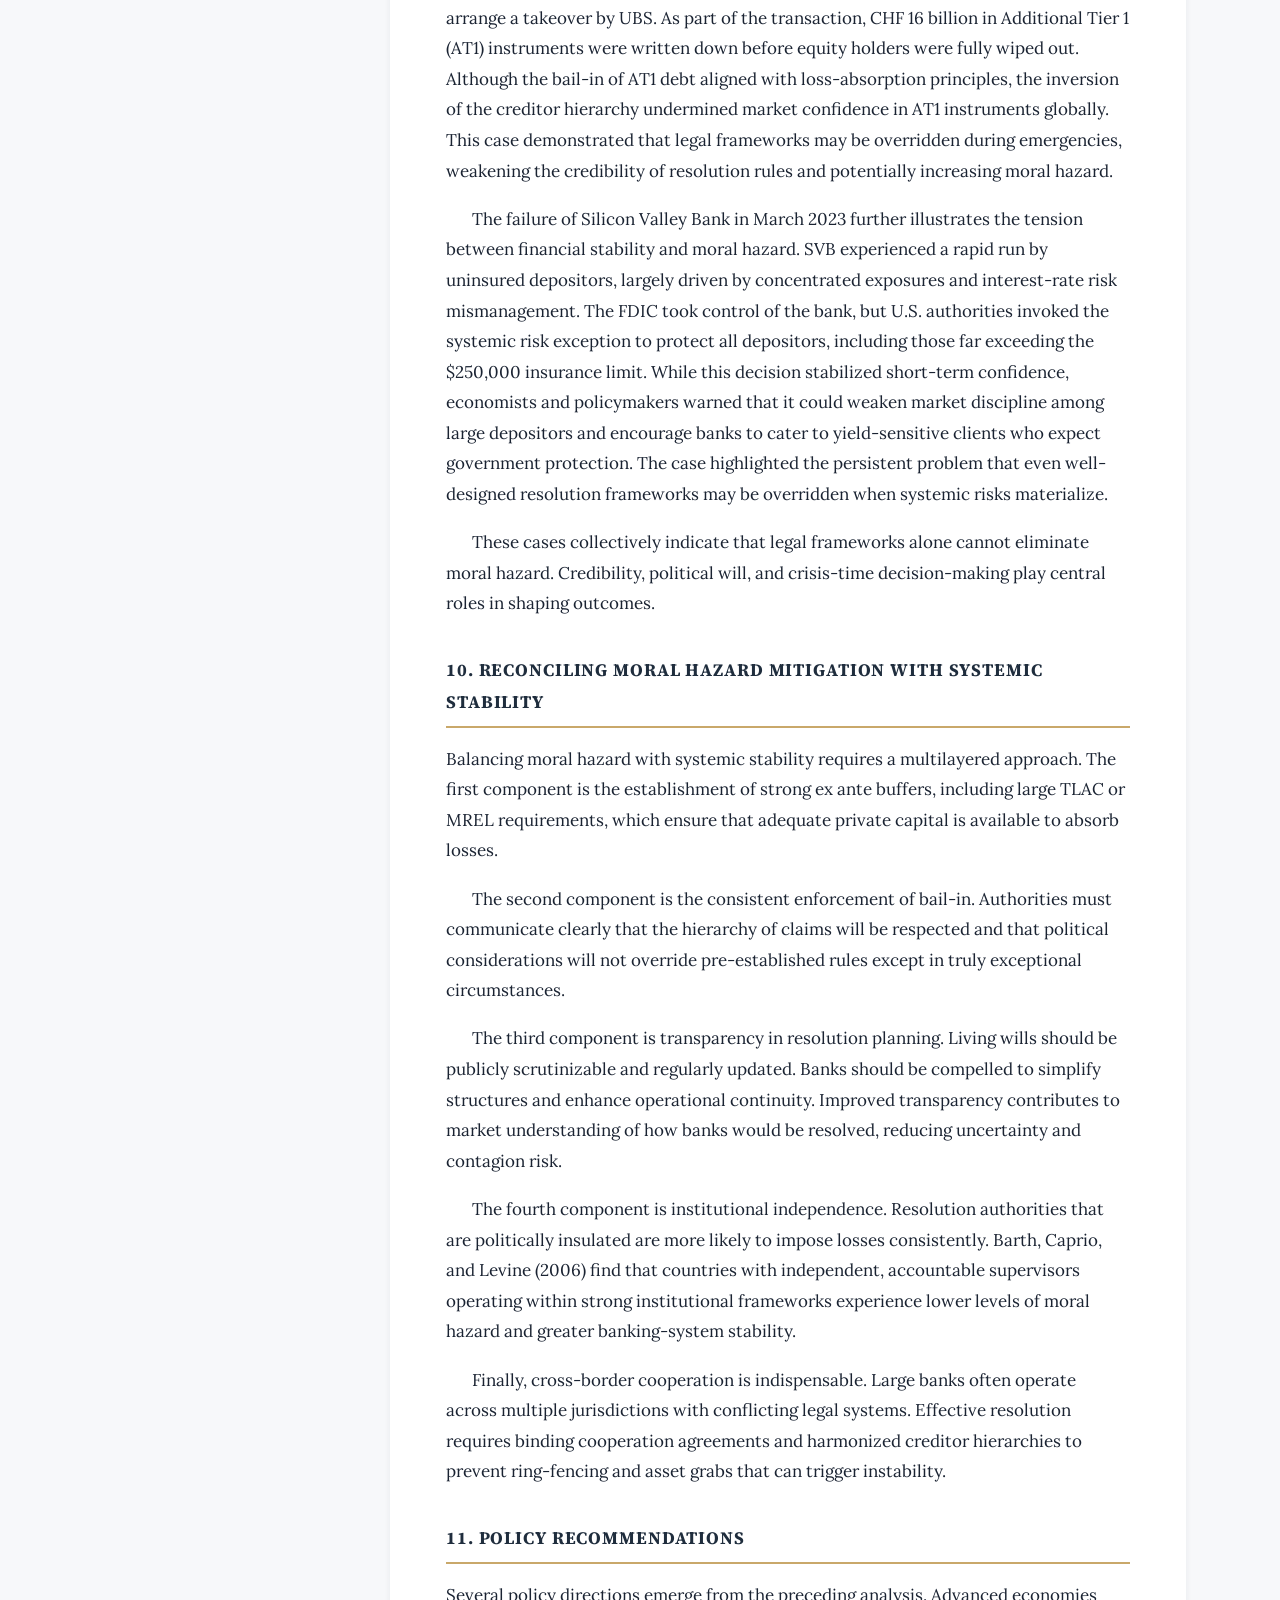
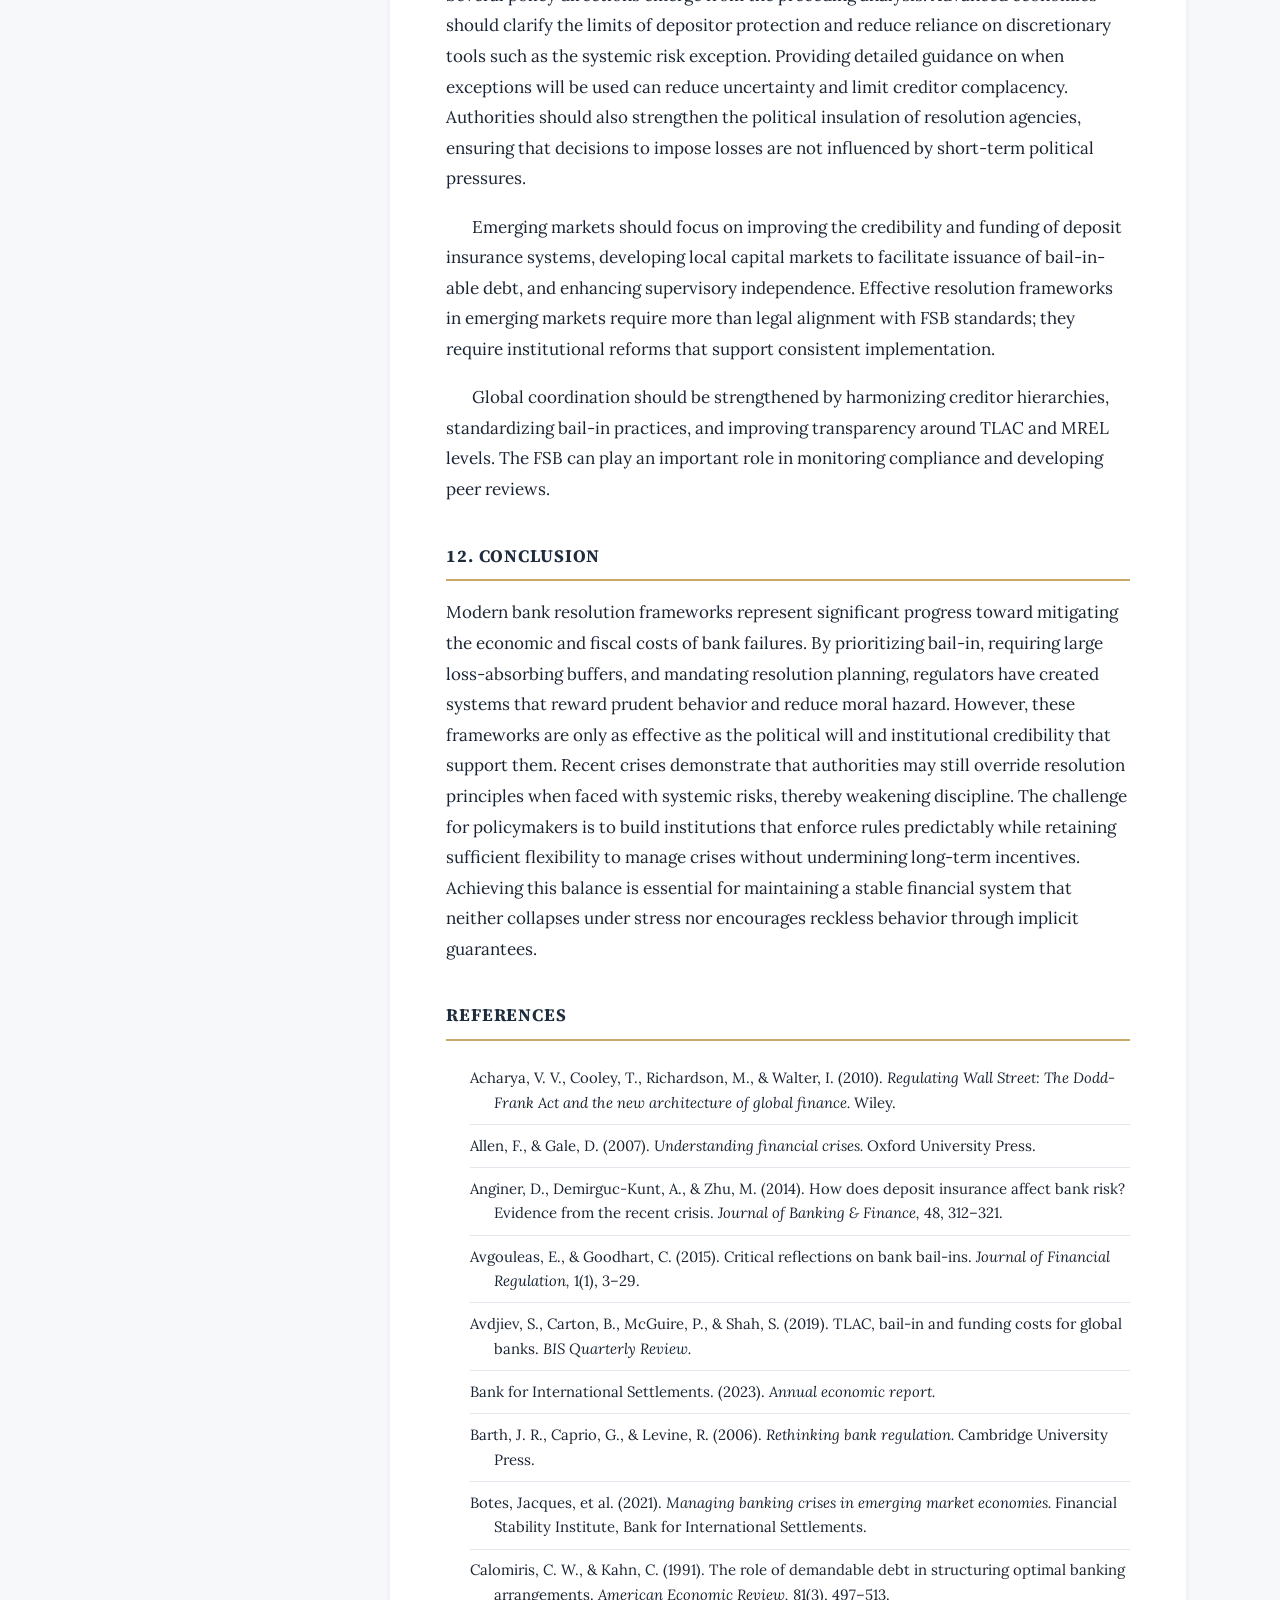
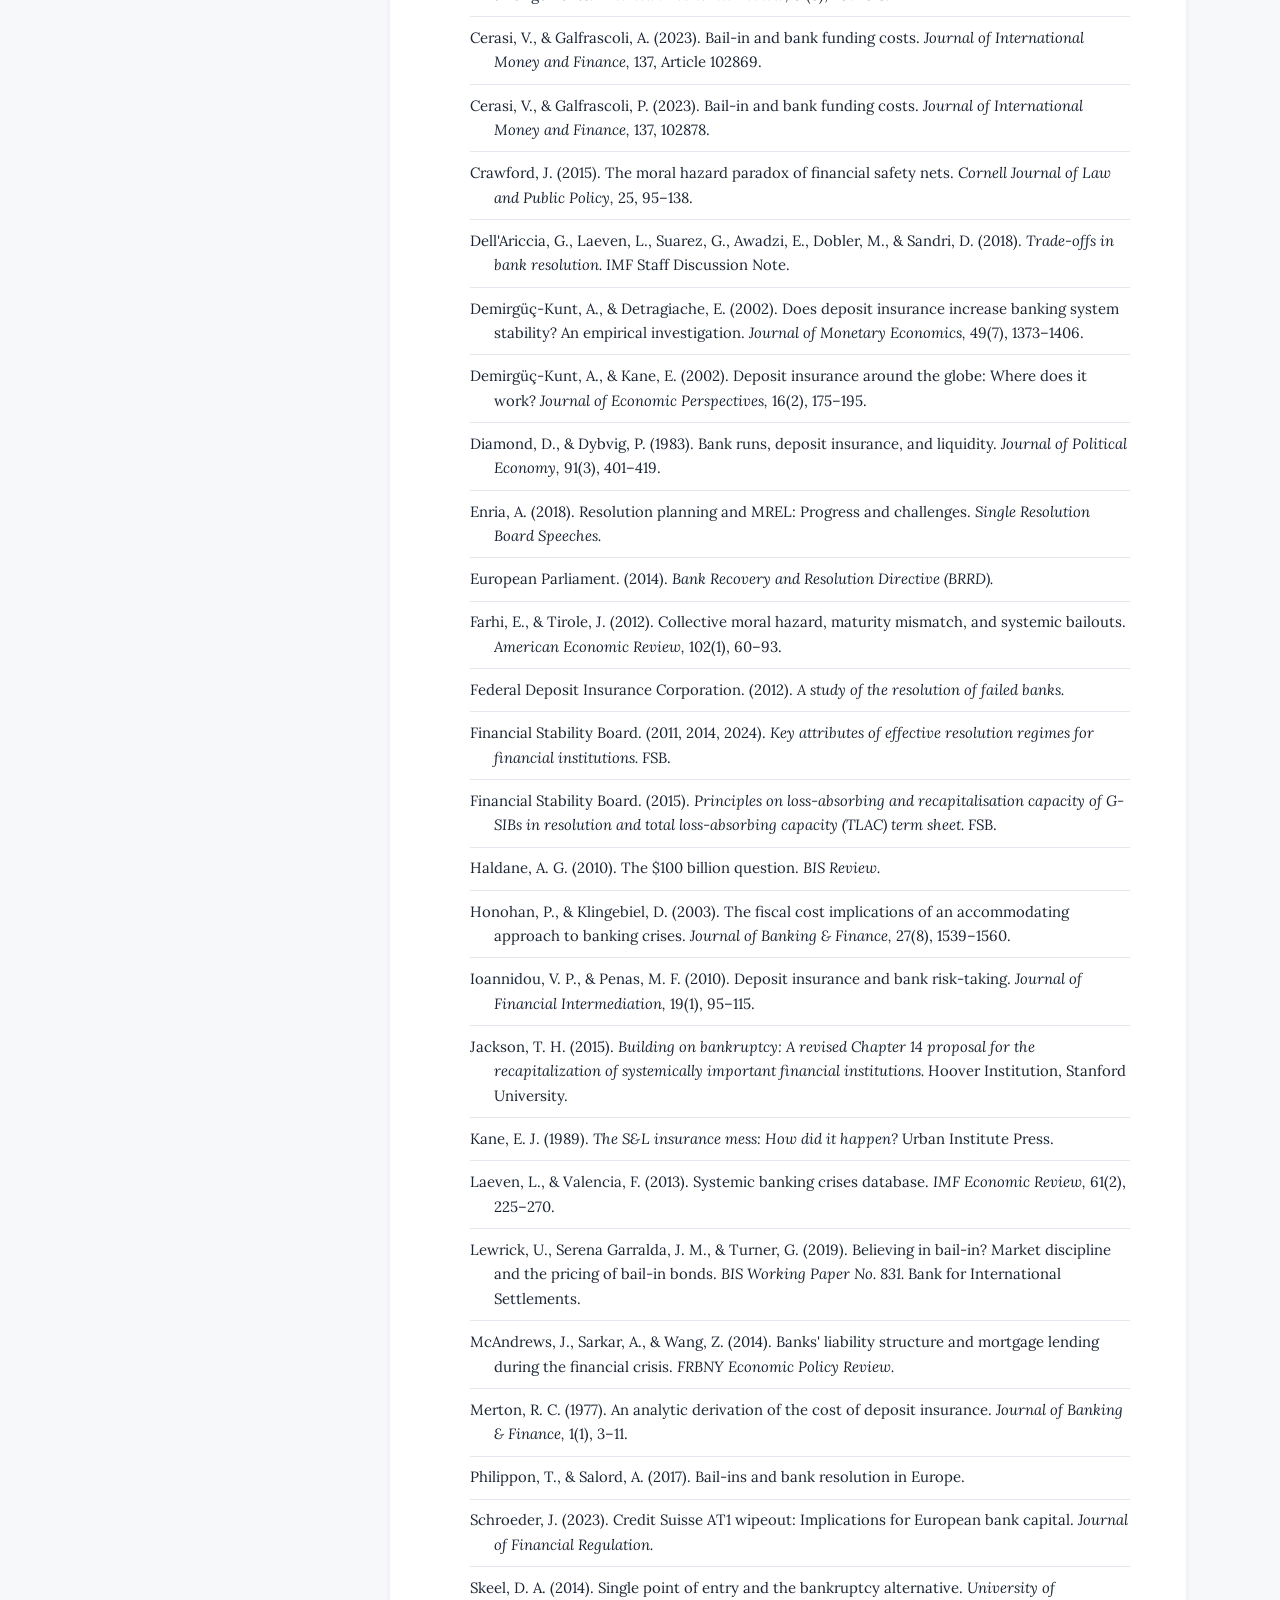
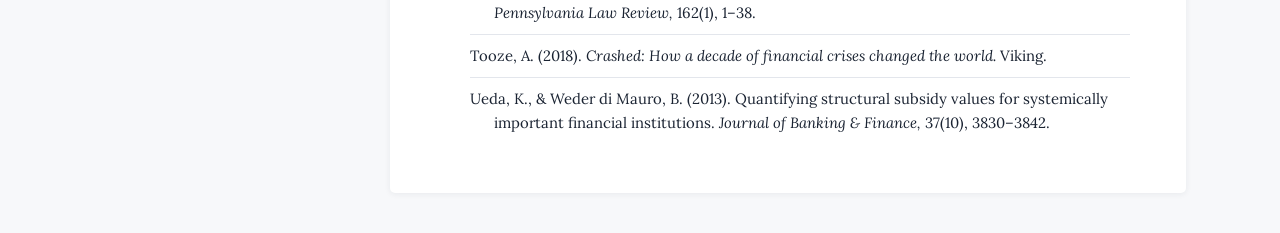
<file: paper-bank-resolution-moral-hazard.html>
<!DOCTYPE html>
<html lang="en">
<head>
    <meta charset="UTF-8" />
    <meta name="viewport" content="width=device-width, initial-scale=1.0" />
    <title>When Banks Fail: Resolution Design and the Moral Hazard Trade-Off — Muhammad Umar Shinwari</title>
    <link rel="preconnect" href="https://fonts.googleapis.com" />
    <link rel="preconnect" href="https://fonts.gstatic.com" crossorigin />
    <link href="https://fonts.googleapis.com/css2?family=Lora:ital,wght@0,400;0,600;0,700;1,400&family=Source+Serif+4:ital,opsz,wght@0,8..60,300;0,8..60,400;0,8..60,600;1,8..60,400&display=swap" rel="stylesheet" />
    <style>
        *, *::before, *::after { box-sizing: border-box; margin: 0; padding: 0; }

        :root {
            --navy: #2E4057;
            --navy-dark: #1F2D3D;
            --navy-light: #3E5574;
            --accent: #C9A86A;
            --accent-dark: #A88949;
            --text: #1A2332;
            --text-muted: #5A6776;
            --bg: #FFFFFF;
            --bg-alt: #F7F8FA;
            --border: #E3E6EC;
            --font-body: 'Lora', Georgia, serif;
            --font-ui: 'Source Serif 4', Georgia, serif;
            --radius: 5px;
            --transition: 0.22s ease;
        }

        html { scroll-behavior: smooth; }

        body {
            font-family: var(--font-body);
            font-size: 17px;
            line-height: 1.8;
            color: var(--text);
            background: var(--bg-alt);
            -webkit-font-smoothing: antialiased;
        }

        a { color: var(--navy); text-decoration: none; }
        a:hover { color: var(--accent-dark); text-decoration: underline; }

        /* Top bar */
        .topbar {
            background: var(--navy-dark);
            padding: 0.7rem 1.5rem;
            display: flex;
            align-items: center;
            justify-content: space-between;
            gap: 1rem;
            flex-wrap: wrap;
            position: sticky;
            top: 0;
            z-index: 200;
        }

        .back-link {
            display: inline-flex;
            align-items: center;
            gap: 0.4rem;
            font-family: var(--font-ui);
            font-size: 0.85rem;
            font-weight: 500;
            color: rgba(255,255,255,0.75);
            transition: color var(--transition);
            text-decoration: none;
        }
        .back-link:hover { color: var(--accent); text-decoration: none; }
        .back-link svg { width: 14px; height: 14px; stroke: currentColor; fill: none; stroke-width: 2; stroke-linecap: round; stroke-linejoin: round; }

        .topbar-actions { display: flex; gap: 0.5rem; }

        .btn-sm {
            display: inline-flex;
            align-items: center;
            gap: 0.35rem;
            padding: 0.4rem 0.9rem;
            font-family: var(--font-ui);
            font-size: 0.82rem;
            font-weight: 500;
            border-radius: var(--radius);
            border: 1.5px solid transparent;
            cursor: pointer;
            transition: all var(--transition);
            text-decoration: none;
        }
        .btn-sm svg { width: 13px; height: 13px; stroke: currentColor; fill: none; stroke-width: 2; stroke-linecap: round; stroke-linejoin: round; }
        .btn-gold { background: var(--accent); color: var(--navy-dark); border-color: var(--accent); }
        .btn-gold:hover { background: var(--accent-dark); border-color: var(--accent-dark); color: #fff; text-decoration: none; }

        /* Layout */
        .layout {
            display: grid;
            grid-template-columns: 240px 1fr;
            max-width: 1140px;
            margin: 0 auto;
            padding: 2.5rem 1.5rem;
            gap: 3.5rem;
            align-items: start;
        }

        /* TOC */
        .toc-wrap {
            position: sticky;
            top: 56px;
            max-height: calc(100vh - 80px);
            overflow-y: auto;
            padding-right: 0.5rem;
            scrollbar-width: thin;
        }

        .toc-title {
            font-family: var(--font-ui);
            font-size: 0.72rem;
            font-weight: 700;
            text-transform: uppercase;
            letter-spacing: 0.12em;
            color: var(--text-muted);
            margin-bottom: 0.85rem;
        }

        .toc-list { list-style: none; }
        .toc-list li { margin-bottom: 0.1rem; }
        .toc-list a {
            display: block;
            font-family: var(--font-ui);
            font-size: 0.82rem;
            color: var(--text-muted);
            padding: 0.3rem 0.6rem;
            border-left: 2px solid var(--border);
            border-radius: 0 3px 3px 0;
            transition: all var(--transition);
            line-height: 1.4;
            text-decoration: none;
        }
        .toc-list a:hover,
        .toc-list a.active {
            color: var(--navy);
            border-left-color: var(--accent);
            background: rgba(201,168,106,0.07);
            text-decoration: none;
        }

        /* Article */
        .article { min-width: 0; background: var(--bg); border-radius: var(--radius); padding: 3rem 3.5rem; box-shadow: 0 1px 6px rgba(31,45,61,0.07); }

        /* Header */
        .article-badge {
            display: inline-block;
            font-family: var(--font-ui);
            font-size: 0.75rem;
            font-weight: 600;
            text-transform: uppercase;
            letter-spacing: 0.12em;
            color: var(--accent-dark);
            background: rgba(201,168,106,0.12);
            padding: 0.25rem 0.7rem;
            border-radius: 3px;
            margin-bottom: 1.1rem;
        }

        .article-title {
            font-family: var(--font-body);
            font-size: clamp(1.45rem, 2.5vw, 2rem);
            font-weight: 700;
            line-height: 1.3;
            color: var(--navy-dark);
            margin-bottom: 1.75rem;
            padding-bottom: 1.5rem;
            border-bottom: 2px solid var(--border);
        }

        /* Abstract box */
        .abstract-box {
            background: var(--bg-alt);
            border-left: 3px solid var(--accent);
            border-radius: 0 var(--radius) var(--radius) 0;
            padding: 1.25rem 1.5rem;
            margin: 0 0 2rem;
        }
        .abstract-box .abstract-label {
            font-family: var(--font-ui);
            font-size: 0.72rem;
            font-weight: 700;
            text-transform: uppercase;
            letter-spacing: 0.12em;
            color: var(--accent-dark);
            margin-bottom: 0.6rem;
        }
        .abstract-box p {
            font-size: 0.95rem;
            line-height: 1.75;
            color: var(--text);
            text-indent: 0 !important;
            margin-bottom: 0;
        }

        /* Sections */
        h2.sec {
            font-family: var(--font-ui);
            font-size: 1.1rem;
            font-weight: 700;
            color: var(--navy-dark);
            text-transform: uppercase;
            letter-spacing: 0.05em;
            border-bottom: 2px solid var(--accent);
            padding-bottom: 0.45rem;
            margin: 2.25rem 0 1rem;
        }

        p {
            margin-bottom: 1.1rem;
            text-indent: 1.5em;
        }
        p:first-of-type,
        h2.sec + p { text-indent: 0; }
        p:last-child { margin-bottom: 0; }

        /* References */
        .ref-list { list-style: none; }
        .ref-list li {
            font-size: 0.93rem;
            padding: 0.55rem 0 0.55rem 1.5rem;
            border-bottom: 1px solid var(--border);
            text-indent: -1.5rem;
            margin-left: 1.5rem;
            line-height: 1.65;
        }
        .ref-list li:last-child { border-bottom: none; }

        /* Responsive */
        @media (max-width: 860px) {
            .layout { grid-template-columns: 1fr; gap: 1.5rem; }
            .toc-wrap { position: static; max-height: none; border: 1px solid var(--border); border-radius: var(--radius); padding: 1rem; background: var(--bg-alt); }
            .article { padding: 2rem 1.5rem; }
        }

        @media (max-width: 600px) {
            body { font-size: 16px; }
            .layout { padding: 1.25rem 1rem; }
            .article { padding: 1.5rem 1rem; }
        }

        @media print {
            .topbar { display: none !important; }
            .toc-wrap { display: none !important; }
            aside { display: none !important; }
            .layout {
                display: block;
                padding: 0;
                max-width: 100%;
            }
            .article {
                box-shadow: none;
                border-radius: 0;
                padding: 1.5rem 2rem;
            }
            body {
                background: #fff;
                font-size: 11.5pt;
                line-height: 1.7;
            }
            h2.sec { page-break-after: avoid; }
            .abstract-box { page-break-inside: avoid; }
            a { color: inherit !important; text-decoration: none !important; }
        }
    </style>
</head>
<body>

<div class="topbar">
    <a href="index.html" class="back-link">
        <svg viewBox="0 0 24 24"><polyline points="15 18 9 12 15 6"/></svg>
        Portfolio
    </a>
    <div class="topbar-actions">
        <button onclick="window.print()" class="btn-sm btn-gold">
            <svg viewBox="0 0 24 24"><polyline points="6 9 6 2 18 2 18 9"/><path d="M6 18H4a2 2 0 0 1-2-2v-5a2 2 0 0 1 2-2h16a2 2 0 0 1 2 2v5a2 2 0 0 1-2 2h-2"/><rect x="6" y="14" width="12" height="8"/></svg>
            Save as PDF
        </button>
    </div>
</div>

<div class="layout">

    <aside>
        <nav class="toc-wrap" id="toc">
            <div class="toc-title">Contents</div>
            <ul class="toc-list">
                <li><a href="#abstract">Abstract</a></li>
                <li><a href="#s1">1. Introduction</a></li>
                <li><a href="#s2">2. Conceptual Foundations</a></li>
                <li><a href="#s3">3. Evolution of Global Frameworks</a></li>
                <li><a href="#s4">4. Mechanisms for Mitigating Moral Hazard</a></li>
                <li><a href="#s5">5. The European Approach</a></li>
                <li><a href="#s6">6. The U.S. Approach</a></li>
                <li><a href="#s7">7. Emerging Markets</a></li>
                <li><a href="#s8">8. Incentive Effects of Resolution Design</a></li>
                <li><a href="#s9">9. Case Studies</a></li>
                <li><a href="#s10">10. Reconciling Moral Hazard With Stability</a></li>
                <li><a href="#s11">11. Policy Recommendations</a></li>
                <li><a href="#s12">12. Conclusion</a></li>
                <li><a href="#references">References</a></li>
            </ul>
        </nav>
    </aside>

    <article class="article">

        <div class="article-badge">Policy Essay &middot; Yale School of Management</div>
        <h1 class="article-title">When Banks Fail: Resolution Design and the Moral Hazard Trade-Off</h1>

        <!-- Abstract -->
        <div class="abstract-box" id="abstract">
            <div class="abstract-label">Abstract</div>
            <p>The 2007&#8211;2009 global financial crisis reshaped international thinking on how banking institutions should be allowed to fail. Regulators now face the dual challenge of ensuring that bank failures occur in an orderly manner while preventing excessive reliance on public support that distorts incentives and increases systemic moral hazard. This paper examines the evolution of modern bank resolution regimes, the economic logic underlying them, and the institutional trade-offs inherent in balancing financial stability with market discipline. Drawing on empirical evidence, academic literature, and global policy frameworks the analysis demonstrates that while bail-in-centric frameworks improve resolvability and reduce expected public support, their credibility is often undermined by political constraints and crisis-time uncertainty. Case studies of Silicon Valley Bank (2023), Credit Suisse (2023), and Banco Popular (2017) illustrate the practical difficulties of applying bail-in during real-world stress episodes. The paper concludes that achieving an optimal balance between mitigating moral hazard and safeguarding financial stability requires robust ex ante institutional preparation, credible enforcement of losses, transparent communication of resolution hierarchies, and political insulation of resolution authorities.</p>
        </div>

        <!-- 1. Introduction -->
        <h2 class="sec" id="s1">1. Introduction</h2>

        <p>The global financial system is characterized by deep interconnections that amplify the consequences of bank failures. Prior to the 2007&#8211;2009 global financial crisis (GFC), most countries relied on ad hoc government interventions and conventional insolvency frameworks ill-suited to preserving financial stability during large bank failures. The failures of Lehman Brothers, Washington Mutual, and several European banks revealed not only the economic fragility of highly leveraged financial intermediaries but also the costs associated with government rescues, including heightened moral hazard and weakened market discipline (Acharya et al., 2010; Haldane, 2010). As a result, the post-crisis period saw an unprecedented shift toward specialized resolution frameworks designed to allow systemically important financial institutions (SIFIs) to fail without catastrophic consequences for the real economy.</p>

        <p>Bank resolution is conceptually distinct from both bankruptcy and bailout. Bankruptcy lacks the necessary speed, operational continuity, and cross-border coordination mechanisms needed for large, complex banks. Bailouts, by contrast, maintain stability but create severe moral hazard by signaling to market participants that risk-taking will be subsidized by the public sector (Crawford, 2015). Modern resolution frameworks attempt to navigate between these extremes by providing authorities with tools such as statutory bail-in, bridge bank mechanisms, and temporary public ownership, to manage failing banks in a way that imposes losses on shareholders and creditors while preserving critical functions (FSB, 2011, 2014, 2024).</p>

        <p>This paper examines how bank resolution frameworks can be designed to minimize moral hazard while ensuring that failures are managed in a controlled and predictable manner to preserve financial stability. The analysis synthesizes theoretical insights, cross-country institutional comparisons, and empirical evidence to develop a balanced understanding of how resolution mechanisms can shape incentives. The central argument is that while post-crisis reforms have significantly improved resolvability, the credibility of bail-in and the consistency of loss imposition remain critical determinants of whether moral hazard is truly reduced.</p>

        <!-- 2. Conceptual Foundations -->
        <h2 class="sec" id="s2">2. Conceptual Foundations: Bank Failure, Resolution, and Moral Hazard</h2>

        <p>Bank failures pose unique risks due to the mismatch between shorter maturity liabilities and long-term assets, high leverage, and interconnected exposures. Traditional corporate bankruptcy frameworks are typically too cumbersome for financial firms because delays in resolving uncertainty can trigger depositor runs, interbank market freezes, and fire-sale externalities (Diamond &amp; Dybvig, 1983; Allen &amp; Gale, 2007). For this reason, authorities require specially tailored resolution mechanisms.</p>

        <p>Resolution aims to preserve financial stability while allocating losses in accordance with legal hierarchy. Authorities intervene when a bank is deemed "failing or likely to fail," triggering powers such as transferring assets to a bridge bank, bailing in creditors, or selling the institution's business to another firm. The overarching objective is to avoid disorderly liquidation, safeguard critical financial services, and minimize reliance on taxpayer support.</p>

        <p>Moral hazard arises when institutions engage in excessive risk-taking because they expect to be insulated from losses. In the context of banking, moral hazard is amplified by deposit insurance, lender-of-last-resort guarantees, and prior experiences of government rescues (Farhi and Tirole 2012; Demirguc &amp; Detragiache, 2002). When markets believe that governments will not allow large banks to fail, creditors demand lower risk premia, and bank managers face distorted incentives to pursue riskier strategies (Tooze, 2018). This phenomenon was pronounced before the GFC, when implicit guarantees allowed SIFIs to enjoy funding advantages of up to 60 basis points over non-SIFI peers (Ueda &amp; Weder di Mauro, 2013). These distortions contributed to risk accumulation and balance-sheet expansion.</p>

        <p>Therefore, resolution design must simultaneously reduce moral hazard by ensuring that creditors and shareholders bear losses, while also ensuring that such loss imposition does not generate systemic contagion. Dell'Ariccia et al. (2018) describe this as a fundamental trade-off: imposing losses strengthens discipline but increases short-term systemic fragility; protecting the system weakens discipline but preserves stability. The effectiveness of modern resolution regimes depends on how they reconcile this inherent tension.</p>

        <!-- 3. Evolution of Global Frameworks -->
        <h2 class="sec" id="s3">3. Evolution of Global Resolution Frameworks Since 2008</h2>

        <p>The GFC exposed significant weaknesses in national authorities' ability to resolve failing banks. Prior to the crisis, only a few countries, including the United States through the Federal Deposit Insurance Corporation (FDIC) possessed mature bank resolution regimes. The failures of major institutions in 2008 prompted the international community to adopt a coordinated response.</p>

        <p>The G20 established the Financial Stability Board (FSB), which in 2011 published the Key Attributes of Effective Resolution Regimes for Financial Institutions. These principles have since become the global standard and were updated in 2014 and 2024 to incorporate lessons from subsequent crises. The Key Attributes require countries to ensure that all financial institutions, especially SIFIs, are resolvable without exposing taxpayers to loss, enabling continuity of critical functions while imposing losses on shareholders and creditors.</p>

        <p>Among the most important post-crisis reforms is the development of total loss-absorbing capacity (TLAC) for global systemically important banks (G-SIBs), introduced by the FSB in 2015. TLAC requires large banks to maintain substantial liabilities, primarily long-term unsecured debt, that can be written down or converted to equity during resolution. TLAC acts as a buffer that allows bail-in without triggering broader instability and ensures that private creditors absorb losses before public resources are used. Research suggests that TLAC has succeeded in raising the overall loss-absorbing capability of global banks and reducing the funding advantage associated with implicit guarantees (Zhou, 2018; Avdjiev et al., 2019).</p>

        <p>Another reform is the requirement for resolution planning, often referred to as "living wills." These plans force large banks to document their operational structure, interconnections, and steps to ensure they can be resolved without systemic disruption. In the United States, resolution planning under Title I of the Dodd-Frank Act has compelled large institutions to simplify legal structures and improve operational continuity. These plans have increased supervisory insight and reduced institutional complexity, thereby improving resolvability.</p>

        <p>Despite these advances, implementation has been uneven across jurisdictions, and several crises since 2010 have tested the credibility of the new frameworks. The partial bail-in applied to Credit Suisse in 2023, the full protection extended to uninsured depositors at Silicon Valley Bank in the same year, and the successful bail-in of Banco Popular in 2017 demonstrates the varying degrees of political resolve across countries.</p>

        <!-- 4. Mechanisms -->
        <h2 class="sec" id="s4">4. Mechanisms for Mitigating Moral Hazard in Resolution Regimes</h2>

        <p>One of the central purposes of post-crisis resolution reform is to ensure that market participants expect to bear losses from bank failures. Several institutional features influence the extent to which resolution mitigates or exacerbates moral hazard.</p>

        <p>A primary mechanism is the availability of bail-in tools that permit authorities to write down equity and debt. Bail-in forces losses onto shareholders and creditors and ensures that bank managers and investors internalize the risk of failure. The credible threat of bail-in can increase funding costs for riskier institutions, thereby incentivizing more prudent behavior (Avgouleas &amp; Goodhart, 2015). The economic logic of bail-in is grounded in models of market discipline, where investors require compensation for risk exposure and monitor banks accordingly. Empirical studies show mixed evidence on whether bail-in expectations are fully priced into debt markets: while some bonds (e.g. senior bail-in bonds) carry a measurable bail-in premium, the effect is heterogeneous across banks and bond types (Lewrick et al., 2019; Cerasi &amp; Galfrascoli, 2023).</p>

        <p>Deposit insurance systems also play a critical role in shaping incentives. While deposit insurance prevents bank runs by protecting small depositors, generous coverage can generate moral hazard by reducing depositor discipline. The literature finds that high insurance limits correlate with greater risk-taking and higher bank failure probabilities (Demirgüç-Kunt &amp; Kane, 2002). After the GFC, several countries expanded deposit insurance to bolster confidence, but these expansions, combined with crisis-time decisions such as protecting uninsured depositors may have inadvertently increased long-term moral hazard.</p>

        <p>Resolution planning is another important tool for reducing moral hazard. When banks are required to demonstrate credible resolvability, they have incentives to simplify their internal structures and limit interconnectedness. Theoretical and empirical work indicates that transparent, credible resolution plans can reduce expectations of government support by signaling regulatory preparedness and increasing the feasibility of orderly failure (FDIC and FED, 2017). However, critics argue that living wills risk becoming overly technical and may be ineffective in the absence of regulatory willingness to impose losses in a crisis (Skeel, 2014).</p>

        <p>Lastly, the credibility of resolution authorities is crucial. If market participants believe that political leaders will not allow large banks to fail, formal resolution tools may be insufficient. Conversely, demonstrated willingness to impose losses can significantly strengthen market discipline, as evidenced in the case of Banco Popular in 2017.</p>

        <!-- 5. European Approach -->
        <h2 class="sec" id="s5">5. The European Approach: BRRD, the Single Resolution Mechanism, and MREL</h2>

        <p>The European Union has constructed one of the most comprehensive bank resolution regimes globally. The Bank Recovery and Resolution Directive (BRRD), adopted in 2014, established standardized resolution tools across member states, granting authorities the power to bail in creditors, transfer assets to bridge institutions, or conduct purchase-and-assumption transactions. Alongside BRRD, the EU created the Single Resolution Mechanism (SRM) for the Banking Union, comprising the Single Resolution Board (SRB) and the Single Resolution Fund (SRF).</p>

        <p>The BRRD requires that at least 8 percent of a bank's total liabilities must be bailed in before public funds can be used (European Parliament, 2014). This requirement institutionalizes burden-sharing and creates strong incentives for banks to maintain robust loss-absorbing buffers. The Minimum Requirement for Own Funds and Eligible Liabilities (MREL) complements this framework by mandating that banks hold sufficient instruments to absorb losses during resolution. Research shows that MREL and BRRD bail-in rules have reduced the funding cost advantage previously enjoyed by large EU banks, thereby diminishing implicit state guarantees (Cerasi and Galfrascoli, 2023).</p>

        <p>However, the EU framework faces challenges. During the Italian banking crisis of 2016, authorities opted for precautionary recapitalization and protection of retail bondholders, citing concerns about financial stability and political backlash. These decisions weakened the credibility of bail-in rules by demonstrating that exceptions may occur when politically sensitive creditors are at risk. Moreover, complexity in the EU's cross-border resolution structure, involving multiple national authorities, can slow decision-making.</p>

        <p>Despite these shortcomings, the EU's regime stands out for its formal rigor, high bail-in thresholds, and strong institutionalization of loss imposition mechanisms. The successful resolution of Banco Popular in 2017, where shareholders and subordinated creditors absorbed losses without taxpayer support, is widely regarded as an example of the regime's effectiveness.</p>

        <!-- 6. U.S. Approach -->
        <h2 class="sec" id="s6">6. The U.S. Approach: FDIC, Dodd-Frank, and the Orderly Liquidation Authority</h2>

        <p>The United States employs a dual-resolution structure consisting of the FDIC's long-standing authority to resolve insured banks and the Orderly Liquidation Authority (OLA) under Title II of the Dodd-Frank Act for resolving systemic nonbank financial institutions and bank holding companies. Since its establishment in 1933, the FDIC has developed a well-tested resolution framework that has frequently allowed failing medium- and small-sized banks to be resolved through P&amp;A transactions or deposit payoffs, helping protect insured depositors and preserve market confidence without large-scale systemic disruption. Tools such as purchase-and-assumption transactions, bridge banks, and financial assurance mechanisms have been used repeatedly with success.</p>

        <p>Title II of Dodd-Frank introduced a new resolution regime for SIFIs, granting the FDIC the authority to impose losses through a single-point-of-entry (SPOE) approach. Under SPOE, the holding company absorbs losses, enabling subsidiaries that perform critical functions to remain operational. SPOE model reduces contagion risks by isolating losses at the holding-company level while maintaining continuity of essential services.</p>

        <p>However, the U.S. regime faces credibility concerns. One source of uncertainty is the systemic risk exception (SRE) under the Federal Deposit Insurance Act, which allows authorities to protect uninsured depositors if systemic risk is deemed imminent. The use of the SRE during the 2023 failures of Silicon Valley Bank and Signature Bank, where all uninsured depositors were fully protected raised moral hazard concerns and cast doubt on the commitment to strict resolution principles. Moreover, political opposition to OLA and periodic legislative efforts to repeal it contribute to uncertainty, undermining the credibility of bail-in expectations (Jackson, 2015).</p>

        <p>Despite these issues, the U.S. has strength in operational capacity: its resolution institutions are experienced, well-funded, and accustomed to handling complex failures. The success of resolution planning requirements under Dodd-Frank, which have forced significant organizational simplification among major U.S. banks, is also an important advantage.</p>

        <!-- 7. Emerging Markets -->
        <h2 class="sec" id="s7">7. Emerging Markets: Institutional Limitations and Elevated Moral Hazard</h2>

        <p>Emerging markets face distinct challenges in designing effective resolution frameworks. Many have adopted legislation modeled on FSB standards, but implementation is hindered by structural constraints. Financial systems in emerging economies often contain high levels of state ownership, concentrated banking sectors, and less developed capital markets, make it difficult to credibly implement bail-in or other loss-absorbing tools (Botes et al. 2021). When governments own large stakes in banks or rely on them for public policy objectives, political incentives favor bailouts rather than creditor burden-sharing.</p>

        <p>In addition, limited development of capital markets restricts banks' ability to issue TLAC- or MREL-eligible debt instruments. Without such liabilities, authorities cannot effectively implement bail-in. Furthermore, deposit insurance schemes in emerging markets often lack sufficient funding and credibility, impairing depositor confidence and increasing the likelihood of bank runs. Studies show that weak institutional capacity and political interference frequently lead to delayed interventions, regulatory forbearance, and increased ultimate resolution costs (Honohan &amp; Klingebiel, 2003).</p>

        <p>Thus, moral hazard in emerging markets remains structurally larger than in advanced economies. Effective reform requires not only legal alignment with global standards but also improvements in supervisory independence, institutional credibility, and financial market depth.</p>

        <!-- 8. Incentive Effects -->
        <h2 class="sec" id="s8">8. Incentive Effects of Resolution Design Features</h2>

        <p>Resolution design fundamentally shapes incentives for banks, creditors, and depositors. Bail-in mechanisms directly affect investor expectations by clarifying that debt instruments may absorb losses. When bail-in regimes are perceived as credible, market discipline strengthens and riskier banks face higher funding spreads, reflecting reduced expectations of public support (Philippon &amp; Salord, 2017). However, empirical and policy research suggests that markets remain skeptical about whether authorities will impose losses during periods of political pressure or systemic stress, raising doubts about the credibility of bail-in regimes (Avgouleas &amp; Goodhart, 2015). Thus, the effectiveness of bail-in depends not only on legal provisions but also on demonstrated enforcement.</p>

        <p>Deposit insurance influences depositor behavior. While protecting small savers prevents destabilizing runs, generous deposit guarantees reduce depositor monitoring. Studies across countries find that higher deposit insurance coverage correlates with more aggressive bank risk-taking (Demirguc &amp; Detragiache, 2002; Ioannidou &amp; Penas, 2010; Anginer et al., 2013). Policymakers face a trade-off between maintaining depositor confidence and preserving market discipline. The events of 2023, when U.S. authorities protected uninsured depositors at SVB and Signature Bank, illustrate how crisis-time decisions can reshape expectations and potentially weaken discipline for years.</p>

        <p>Resolution planning affects managerial incentives by requiring banks to internalize the costs of their own complexity. The need to prepare credible living wills encourages banks to streamline operations, reduce reliance on short-term wholesale funding, and enhance operational continuity.</p>

        <p>Finally, regulatory credibility is central to incentive formation. Markets observe how authorities behave during crises. Consistent enforcement of bail-in increases discipline, while inconsistent or politically motivated exceptions reinforce moral hazard. Credibility requires that authorities demonstrate independence, communicate clearly, and maintain predictable resolution practices.</p>

        <!-- 9. Case Studies -->
        <h2 class="sec" id="s9">9. Case Studies: Lessons from Recent Bank Failures</h2>

        <p>Real-world cases demonstrate how resolution frameworks operate under stress and how political pressures influence outcomes. The 2017 resolution of Banco Popular in Spain stands as a successful example of bail-in. The Single Resolution Board determined that the bank was failing due to severe liquidity stress. Shareholders and subordinated debt holders were fully written down, and the bank was sold to Banco Santander for one euro. No public funds were used, and the process was completed overnight.</p>

        <p>Credit Suisse in 2023 provided a more complex example. Facing acute market pressure and depositor outflows, Swiss authorities invoked emergency powers to arrange a takeover by UBS. As part of the transaction, CHF 16 billion in Additional Tier 1 (AT1) instruments were written down before equity holders were fully wiped out. Although the bail-in of AT1 debt aligned with loss-absorption principles, the inversion of the creditor hierarchy undermined market confidence in AT1 instruments globally. This case demonstrated that legal frameworks may be overridden during emergencies, weakening the credibility of resolution rules and potentially increasing moral hazard.</p>

        <p>The failure of Silicon Valley Bank in March 2023 further illustrates the tension between financial stability and moral hazard. SVB experienced a rapid run by uninsured depositors, largely driven by concentrated exposures and interest-rate risk mismanagement. The FDIC took control of the bank, but U.S. authorities invoked the systemic risk exception to protect all depositors, including those far exceeding the $250,000 insurance limit. While this decision stabilized short-term confidence, economists and policymakers warned that it could weaken market discipline among large depositors and encourage banks to cater to yield-sensitive clients who expect government protection. The case highlighted the persistent problem that even well-designed resolution frameworks may be overridden when systemic risks materialize.</p>

        <p>These cases collectively indicate that legal frameworks alone cannot eliminate moral hazard. Credibility, political will, and crisis-time decision-making play central roles in shaping outcomes.</p>

        <!-- 10. Reconciling -->
        <h2 class="sec" id="s10">10. Reconciling Moral Hazard Mitigation With Systemic Stability</h2>

        <p>Balancing moral hazard with systemic stability requires a multilayered approach. The first component is the establishment of strong ex ante buffers, including large TLAC or MREL requirements, which ensure that adequate private capital is available to absorb losses.</p>

        <p>The second component is the consistent enforcement of bail-in. Authorities must communicate clearly that the hierarchy of claims will be respected and that political considerations will not override pre-established rules except in truly exceptional circumstances.</p>

        <p>The third component is transparency in resolution planning. Living wills should be publicly scrutinizable and regularly updated. Banks should be compelled to simplify structures and enhance operational continuity. Improved transparency contributes to market understanding of how banks would be resolved, reducing uncertainty and contagion risk.</p>

        <p>The fourth component is institutional independence. Resolution authorities that are politically insulated are more likely to impose losses consistently. Barth, Caprio, and Levine (2006) find that countries with independent, accountable supervisors operating within strong institutional frameworks experience lower levels of moral hazard and greater banking-system stability.</p>

        <p>Finally, cross-border cooperation is indispensable. Large banks often operate across multiple jurisdictions with conflicting legal systems. Effective resolution requires binding cooperation agreements and harmonized creditor hierarchies to prevent ring-fencing and asset grabs that can trigger instability.</p>

        <!-- 11. Policy Recommendations -->
        <h2 class="sec" id="s11">11. Policy Recommendations</h2>

        <p>Several policy directions emerge from the preceding analysis. Advanced economies should clarify the limits of depositor protection and reduce reliance on discretionary tools such as the systemic risk exception. Providing detailed guidance on when exceptions will be used can reduce uncertainty and limit creditor complacency. Authorities should also strengthen the political insulation of resolution agencies, ensuring that decisions to impose losses are not influenced by short-term political pressures.</p>

        <p>Emerging markets should focus on improving the credibility and funding of deposit insurance systems, developing local capital markets to facilitate issuance of bail-in-able debt, and enhancing supervisory independence. Effective resolution frameworks in emerging markets require more than legal alignment with FSB standards; they require institutional reforms that support consistent implementation.</p>

        <p>Global coordination should be strengthened by harmonizing creditor hierarchies, standardizing bail-in practices, and improving transparency around TLAC and MREL levels. The FSB can play an important role in monitoring compliance and developing peer reviews.</p>

        <!-- 12. Conclusion -->
        <h2 class="sec" id="s12">12. Conclusion</h2>

        <p>Modern bank resolution frameworks represent significant progress toward mitigating the economic and fiscal costs of bank failures. By prioritizing bail-in, requiring large loss-absorbing buffers, and mandating resolution planning, regulators have created systems that reward prudent behavior and reduce moral hazard. However, these frameworks are only as effective as the political will and institutional credibility that support them. Recent crises demonstrate that authorities may still override resolution principles when faced with systemic risks, thereby weakening discipline. The challenge for policymakers is to build institutions that enforce rules predictably while retaining sufficient flexibility to manage crises without undermining long-term incentives. Achieving this balance is essential for maintaining a stable financial system that neither collapses under stress nor encourages reckless behavior through implicit guarantees.</p>

        <!-- References -->
        <h2 class="sec" id="references">References</h2>
        <ul class="ref-list">
            <li>Acharya, V. V., Cooley, T., Richardson, M., &amp; Walter, I. (2010). <em>Regulating Wall Street: The Dodd-Frank Act and the new architecture of global finance.</em> Wiley.</li>
            <li>Allen, F., &amp; Gale, D. (2007). <em>Understanding financial crises.</em> Oxford University Press.</li>
            <li>Anginer, D., Demirguc-Kunt, A., &amp; Zhu, M. (2014). How does deposit insurance affect bank risk? Evidence from the recent crisis. <em>Journal of Banking &amp; Finance,</em> 48, 312&#8211;321.</li>
            <li>Avgouleas, E., &amp; Goodhart, C. (2015). Critical reflections on bank bail-ins. <em>Journal of Financial Regulation,</em> 1(1), 3&#8211;29.</li>
            <li>Avdjiev, S., Carton, B., McGuire, P., &amp; Shah, S. (2019). TLAC, bail-in and funding costs for global banks. <em>BIS Quarterly Review.</em></li>
            <li>Bank for International Settlements. (2023). <em>Annual economic report.</em></li>
            <li>Barth, J. R., Caprio, G., &amp; Levine, R. (2006). <em>Rethinking bank regulation.</em> Cambridge University Press.</li>
            <li>Botes, Jacques, et al. (2021). <em>Managing banking crises in emerging market economies.</em> Financial Stability Institute, Bank for International Settlements.</li>
            <li>Calomiris, C. W., &amp; Kahn, C. (1991). The role of demandable debt in structuring optimal banking arrangements. <em>American Economic Review,</em> 81(3), 497&#8211;513.</li>
            <li>Cerasi, V., &amp; Galfrascoli, A. (2023). Bail-in and bank funding costs. <em>Journal of International Money and Finance,</em> 137, Article 102869.</li>
            <li>Cerasi, V., &amp; Galfrascoli, P. (2023). Bail-in and bank funding costs. <em>Journal of International Money and Finance,</em> 137, 102878.</li>
            <li>Crawford, J. (2015). The moral hazard paradox of financial safety nets. <em>Cornell Journal of Law and Public Policy,</em> 25, 95&#8211;138.</li>
            <li>Dell'Ariccia, G., Laeven, L., Suarez, G., Awadzi, E., Dobler, M., &amp; Sandri, D. (2018). <em>Trade-offs in bank resolution.</em> IMF Staff Discussion Note.</li>
            <li>Demirgüç-Kunt, A., &amp; Detragiache, E. (2002). Does deposit insurance increase banking system stability? An empirical investigation. <em>Journal of Monetary Economics,</em> 49(7), 1373&#8211;1406.</li>
            <li>Demirgüç-Kunt, A., &amp; Kane, E. (2002). Deposit insurance around the globe: Where does it work? <em>Journal of Economic Perspectives,</em> 16(2), 175&#8211;195.</li>
            <li>Diamond, D., &amp; Dybvig, P. (1983). Bank runs, deposit insurance, and liquidity. <em>Journal of Political Economy,</em> 91(3), 401&#8211;419.</li>
            <li>Enria, A. (2018). Resolution planning and MREL: Progress and challenges. <em>Single Resolution Board Speeches.</em></li>
            <li>European Parliament. (2014). <em>Bank Recovery and Resolution Directive (BRRD).</em></li>
            <li>Farhi, E., &amp; Tirole, J. (2012). Collective moral hazard, maturity mismatch, and systemic bailouts. <em>American Economic Review,</em> 102(1), 60&#8211;93.</li>
            <li>Federal Deposit Insurance Corporation. (2012). <em>A study of the resolution of failed banks.</em></li>
            <li>Financial Stability Board. (2011, 2014, 2024). <em>Key attributes of effective resolution regimes for financial institutions.</em> FSB.</li>
            <li>Financial Stability Board. (2015). <em>Principles on loss-absorbing and recapitalisation capacity of G-SIBs in resolution and total loss-absorbing capacity (TLAC) term sheet.</em> FSB.</li>
            <li>Haldane, A. G. (2010). The $100 billion question. <em>BIS Review.</em></li>
            <li>Honohan, P., &amp; Klingebiel, D. (2003). The fiscal cost implications of an accommodating approach to banking crises. <em>Journal of Banking &amp; Finance,</em> 27(8), 1539&#8211;1560.</li>
            <li>Ioannidou, V. P., &amp; Penas, M. F. (2010). Deposit insurance and bank risk-taking. <em>Journal of Financial Intermediation,</em> 19(1), 95&#8211;115.</li>
            <li>Jackson, T. H. (2015). <em>Building on bankruptcy: A revised Chapter 14 proposal for the recapitalization of systemically important financial institutions.</em> Hoover Institution, Stanford University.</li>
            <li>Kane, E. J. (1989). <em>The S&amp;L insurance mess: How did it happen?</em> Urban Institute Press.</li>
            <li>Laeven, L., &amp; Valencia, F. (2013). Systemic banking crises database. <em>IMF Economic Review,</em> 61(2), 225&#8211;270.</li>
            <li>Lewrick, U., Serena Garralda, J. M., &amp; Turner, G. (2019). Believing in bail-in? Market discipline and the pricing of bail-in bonds. <em>BIS Working Paper No. 831.</em> Bank for International Settlements.</li>
            <li>McAndrews, J., Sarkar, A., &amp; Wang, Z. (2014). Banks' liability structure and mortgage lending during the financial crisis. <em>FRBNY Economic Policy Review.</em></li>
            <li>Merton, R. C. (1977). An analytic derivation of the cost of deposit insurance. <em>Journal of Banking &amp; Finance,</em> 1(1), 3&#8211;11.</li>
            <li>Philippon, T., &amp; Salord, A. (2017). Bail-ins and bank resolution in Europe.</li>
            <li>Schroeder, J. (2023). Credit Suisse AT1 wipeout: Implications for European bank capital. <em>Journal of Financial Regulation.</em></li>
            <li>Skeel, D. A. (2014). Single point of entry and the bankruptcy alternative. <em>University of Pennsylvania Law Review,</em> 162(1), 1&#8211;38.</li>
            <li>Tooze, A. (2018). <em>Crashed: How a decade of financial crises changed the world.</em> Viking.</li>
            <li>Ueda, K., &amp; Weder di Mauro, B. (2013). Quantifying structural subsidy values for systemically important financial institutions. <em>Journal of Banking &amp; Finance,</em> 37(10), 3830&#8211;3842.</li>
        </ul>

    </article>
</div>

<script>
(function () {
    var links = document.querySelectorAll('.toc-list a');
    var sections = [];
    links.forEach(function (l) {
        var id = l.getAttribute('href').replace('#', '');
        var el = document.getElementById(id);
        if (el) sections.push({ el: el, link: l });
    });
    function highlight() {
        var y = window.pageYOffset + 130;
        var active = null;
        sections.forEach(function (s) { if (s.el.offsetTop <= y) active = s; });
        links.forEach(function (l) { l.classList.remove('active'); });
        if (active) active.link.classList.add('active');
    }
    var ticking = false;
    window.addEventListener('scroll', function () {
        if (!ticking) { window.requestAnimationFrame(function () { highlight(); ticking = false; }); ticking = true; }
    });
    highlight();
})();
</script>
</body>
</html>
</file>
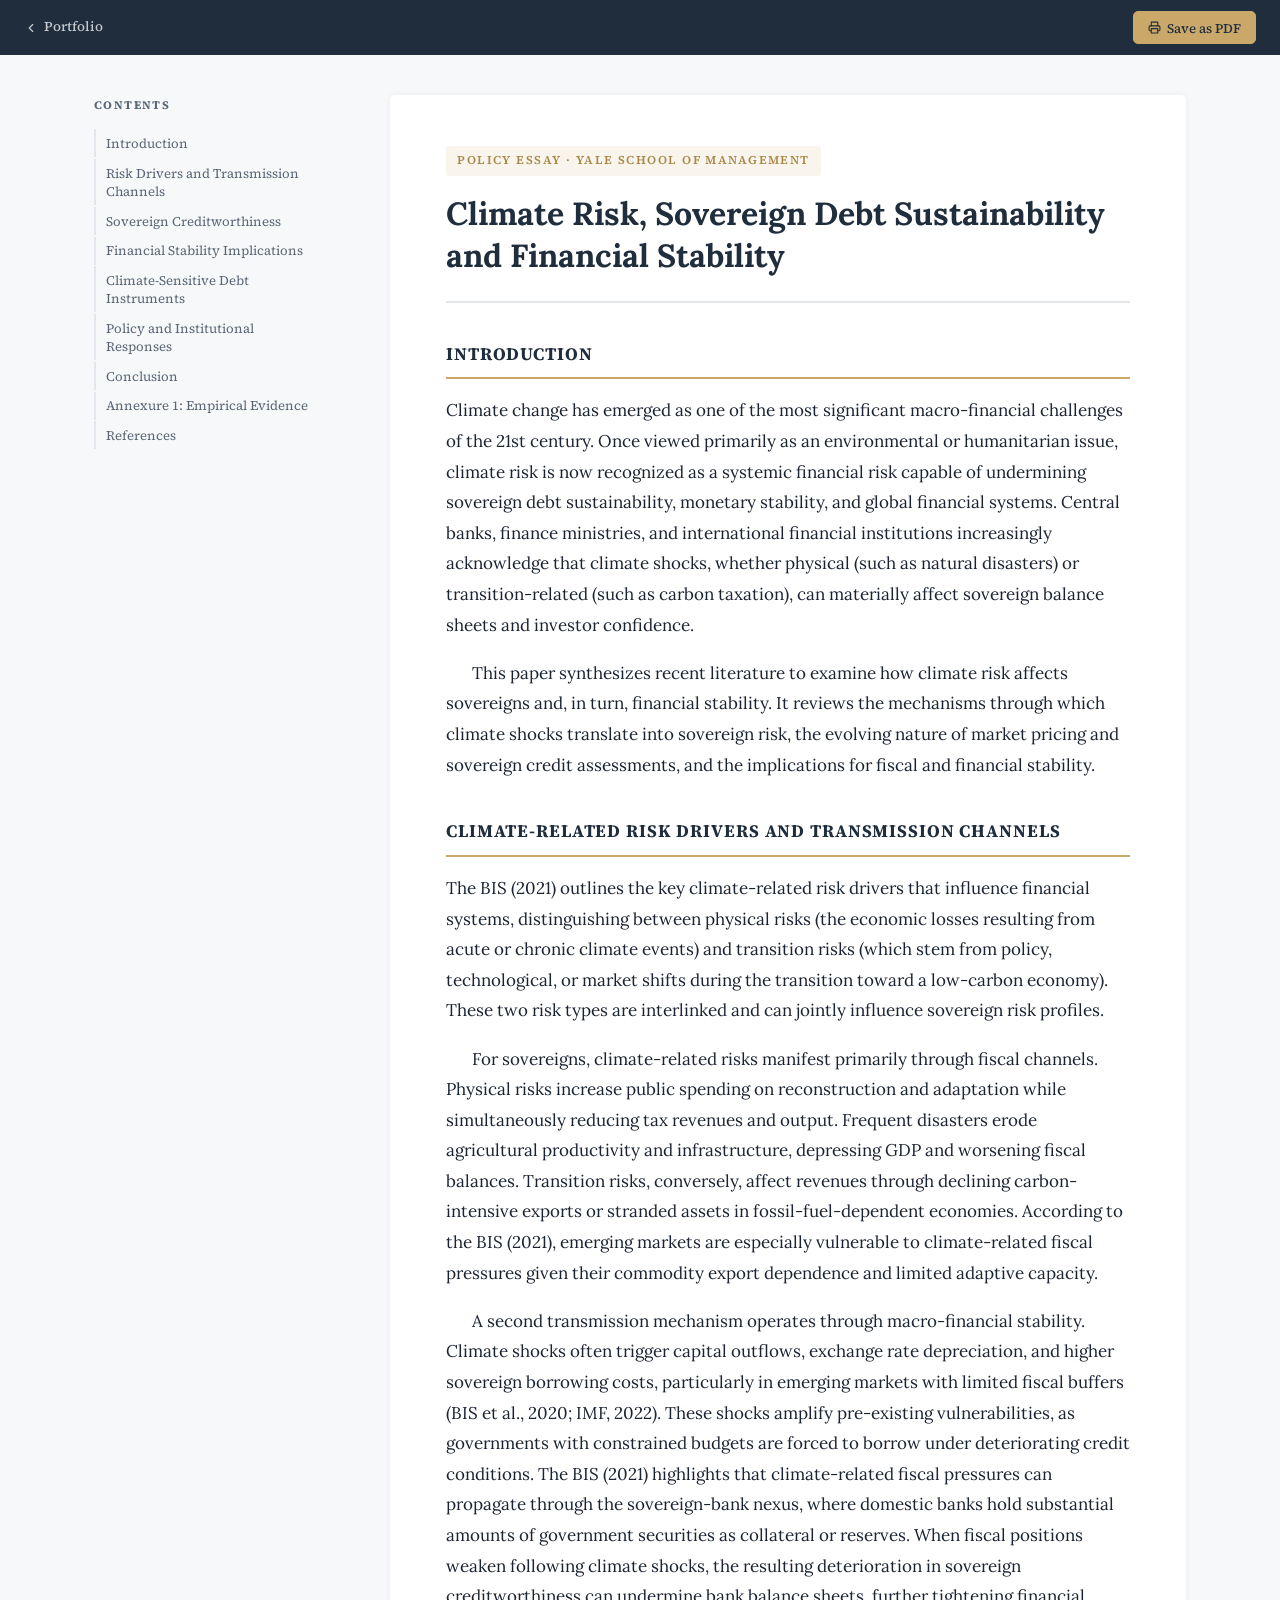
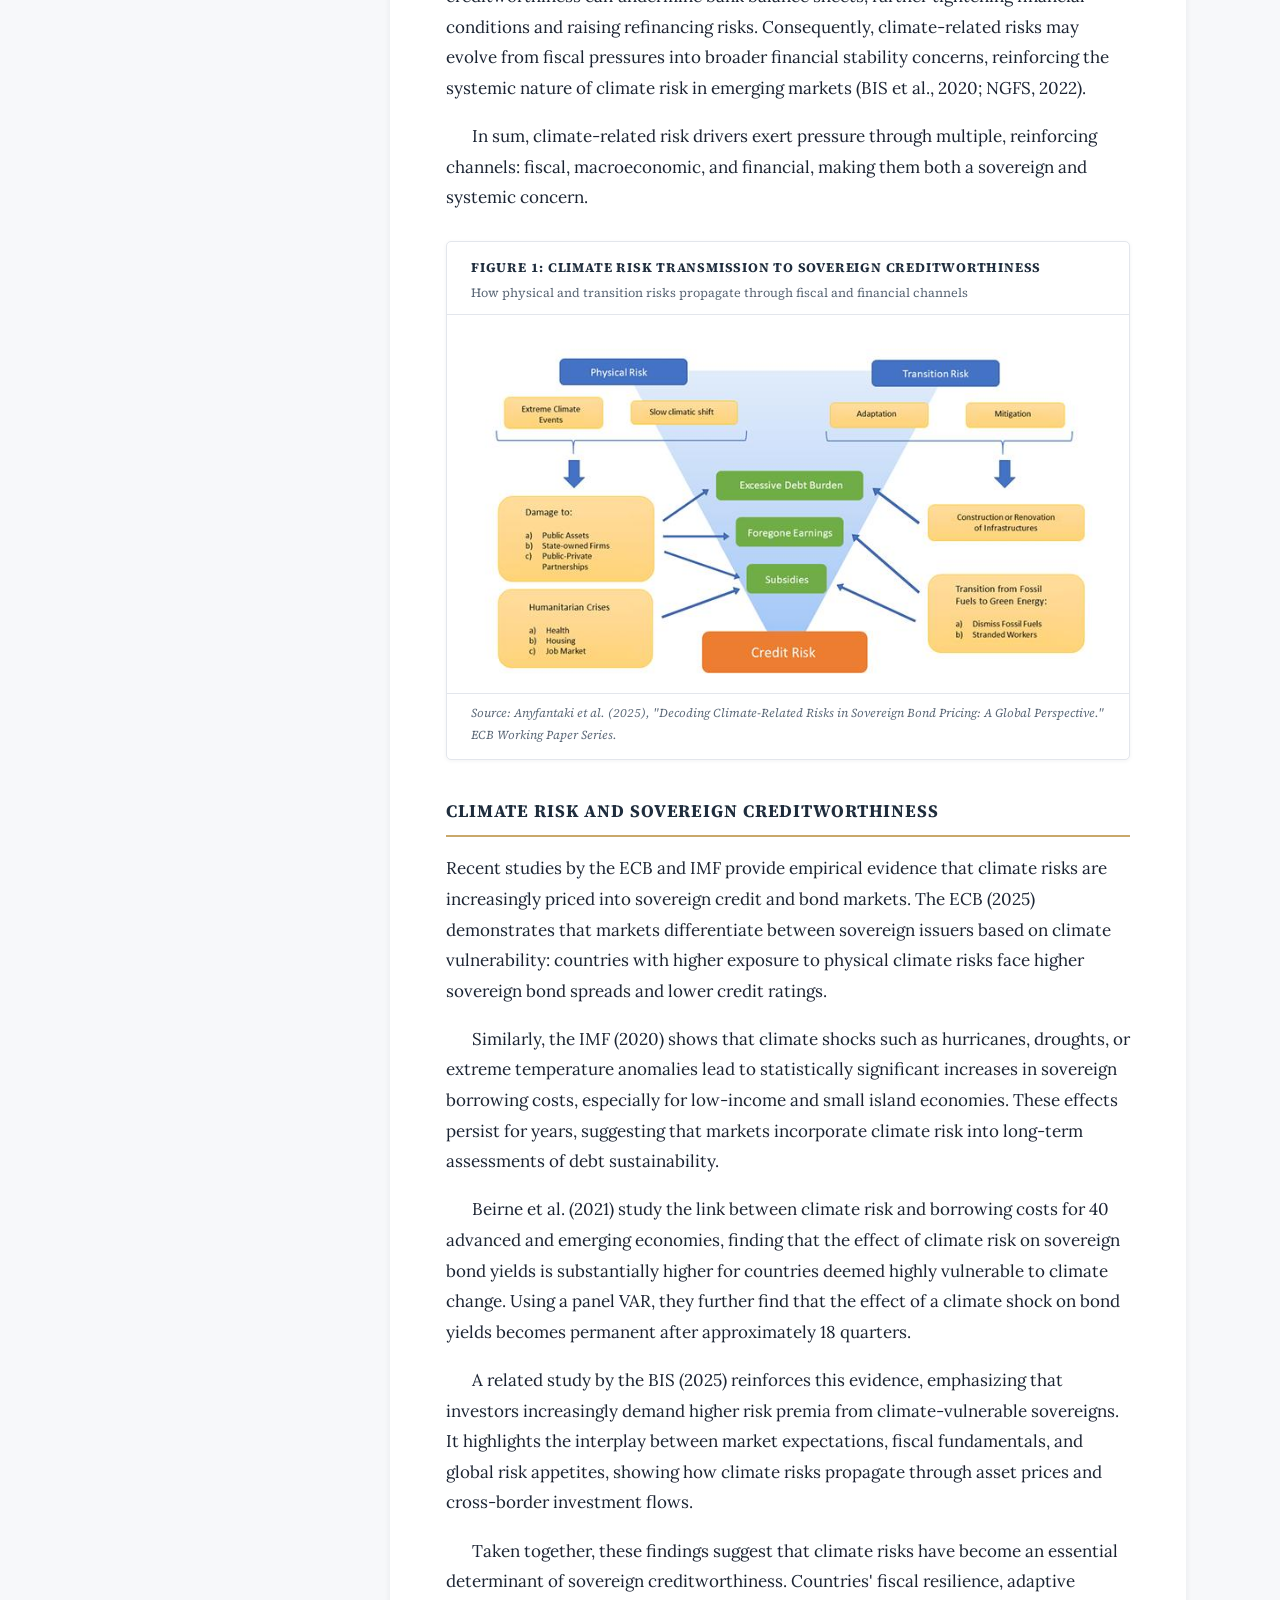
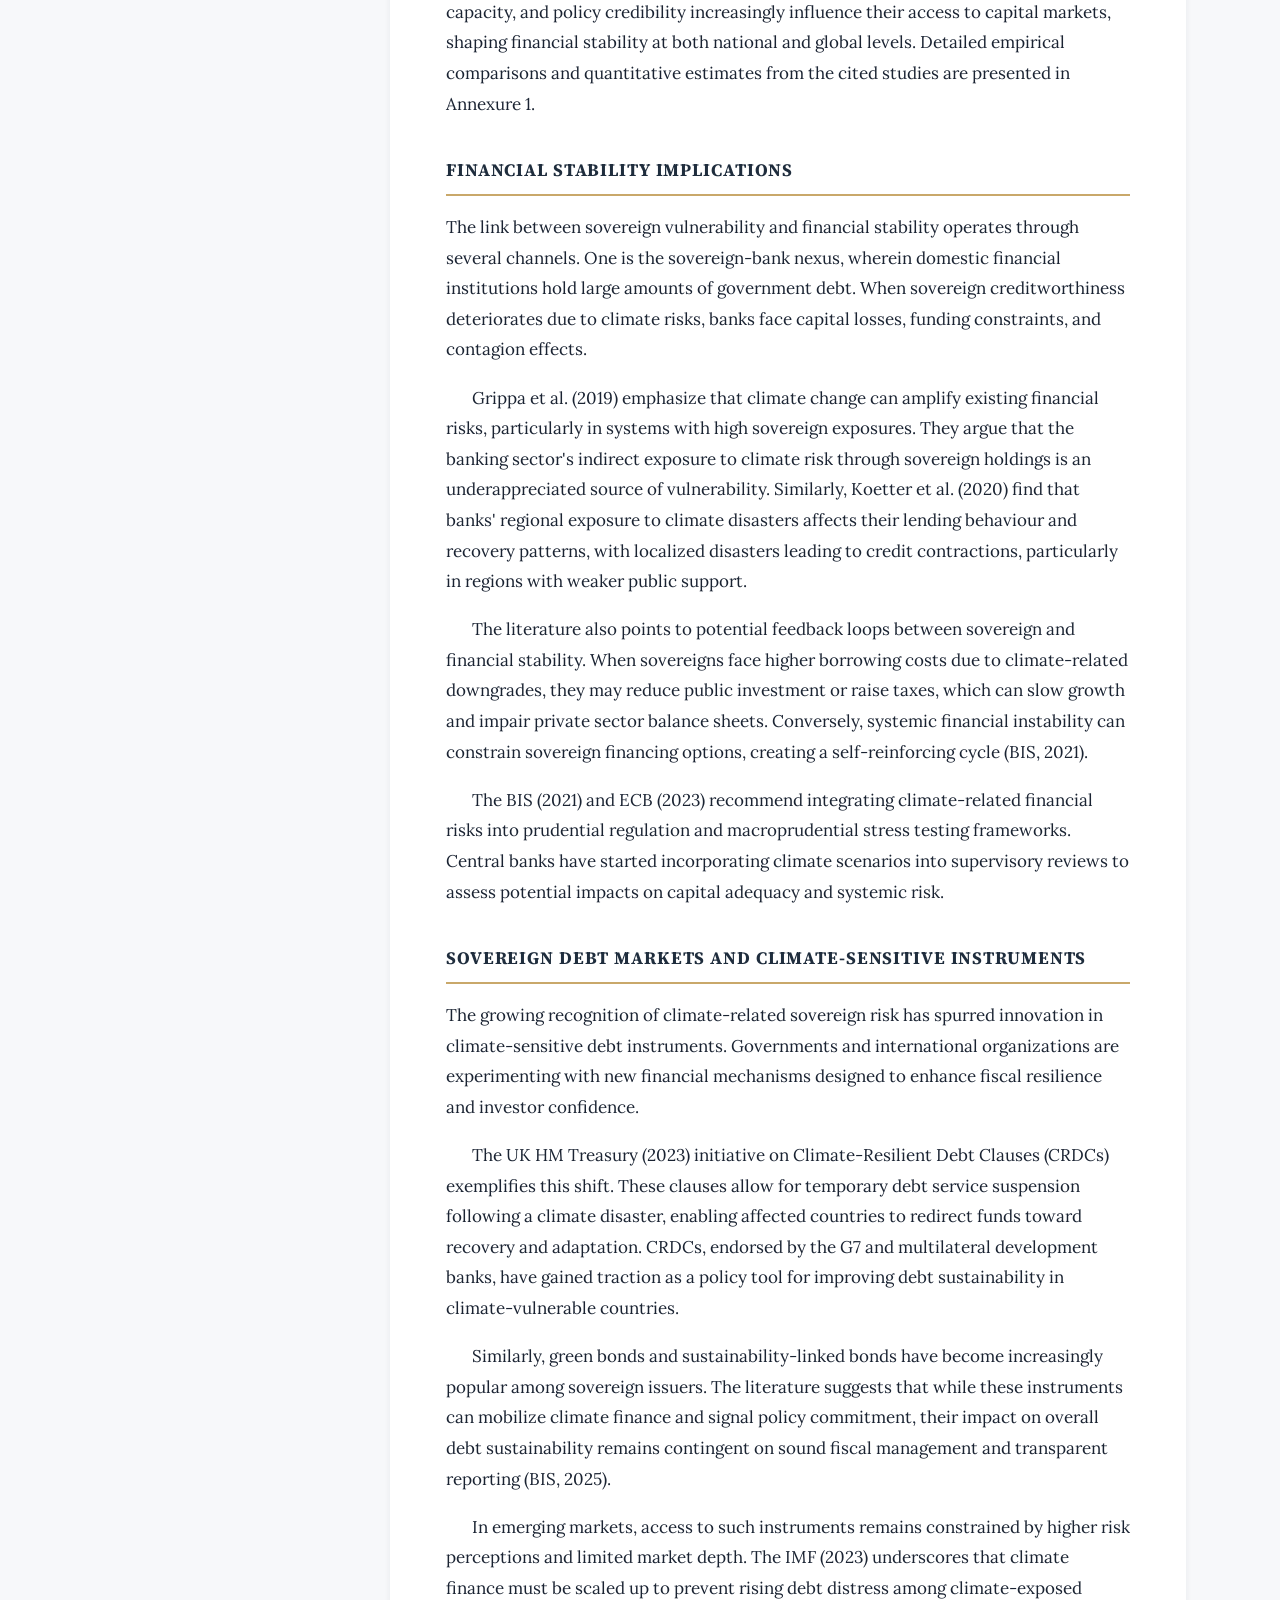
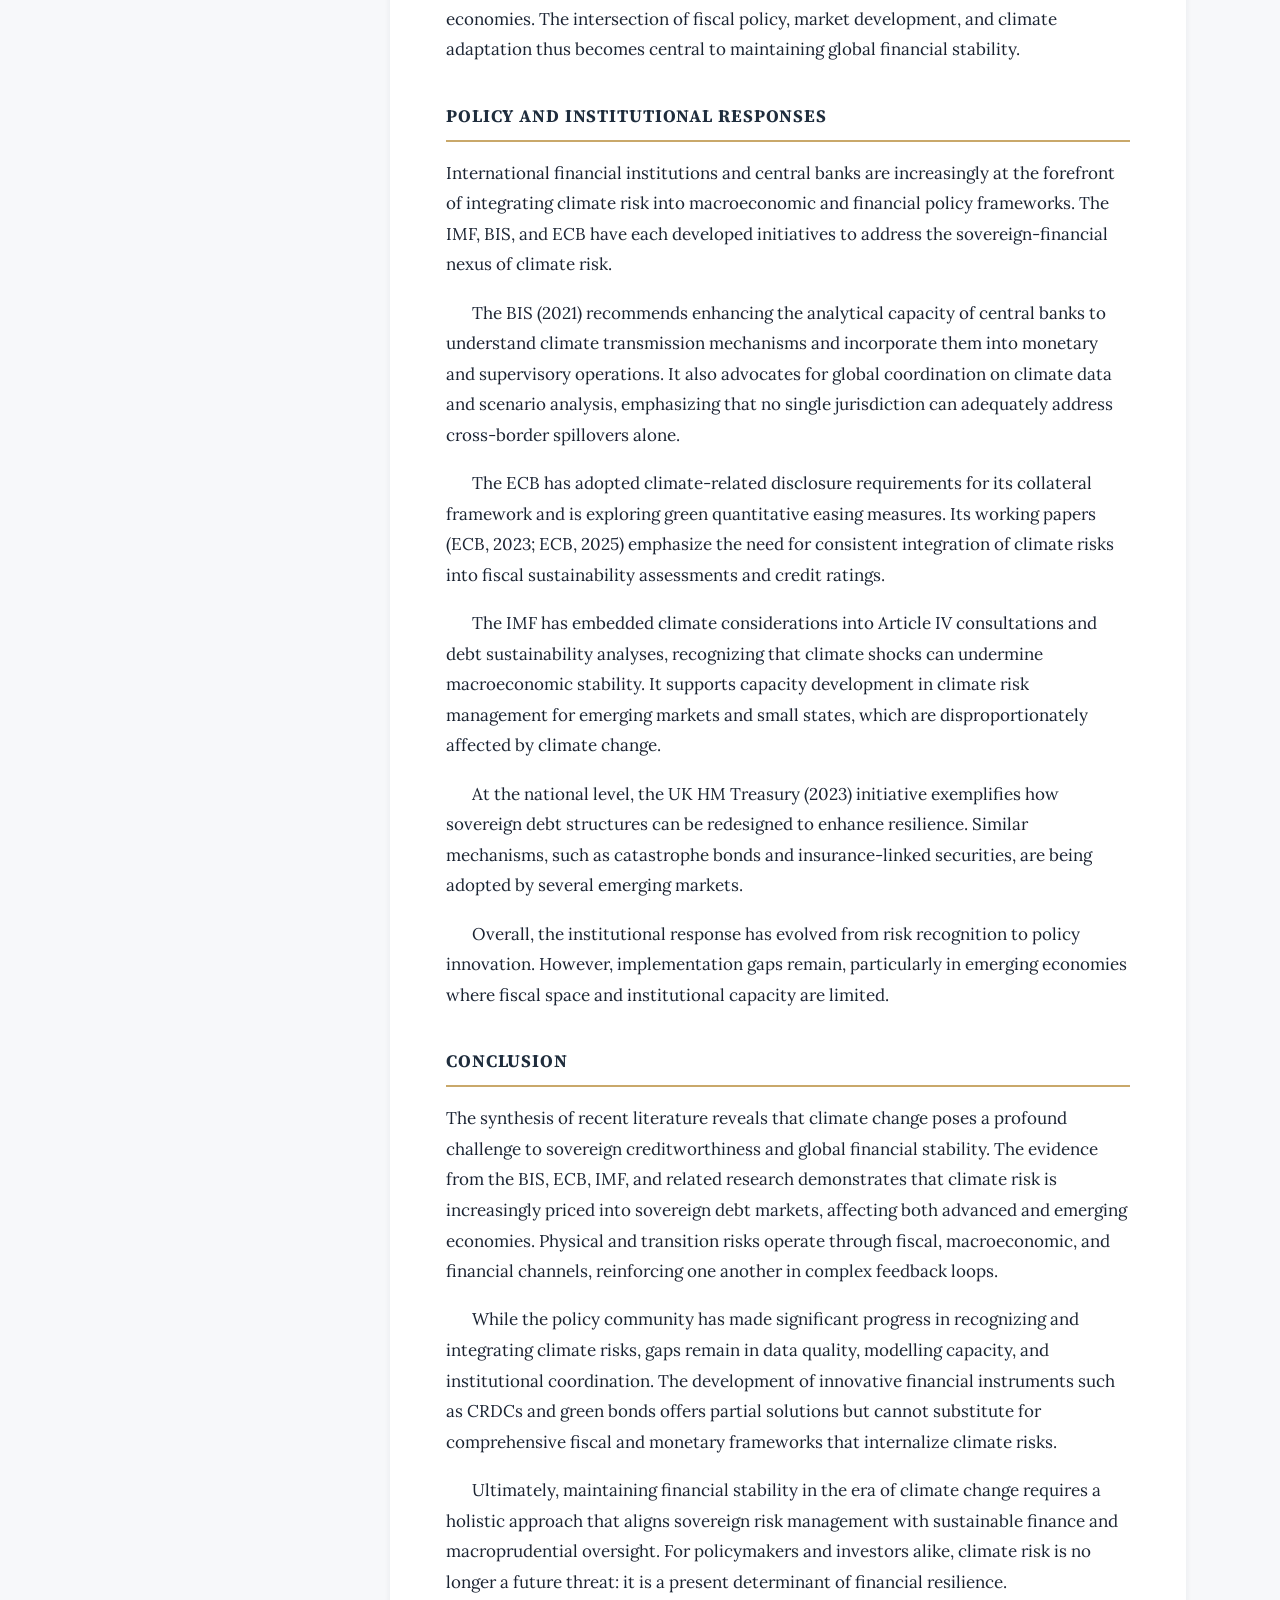
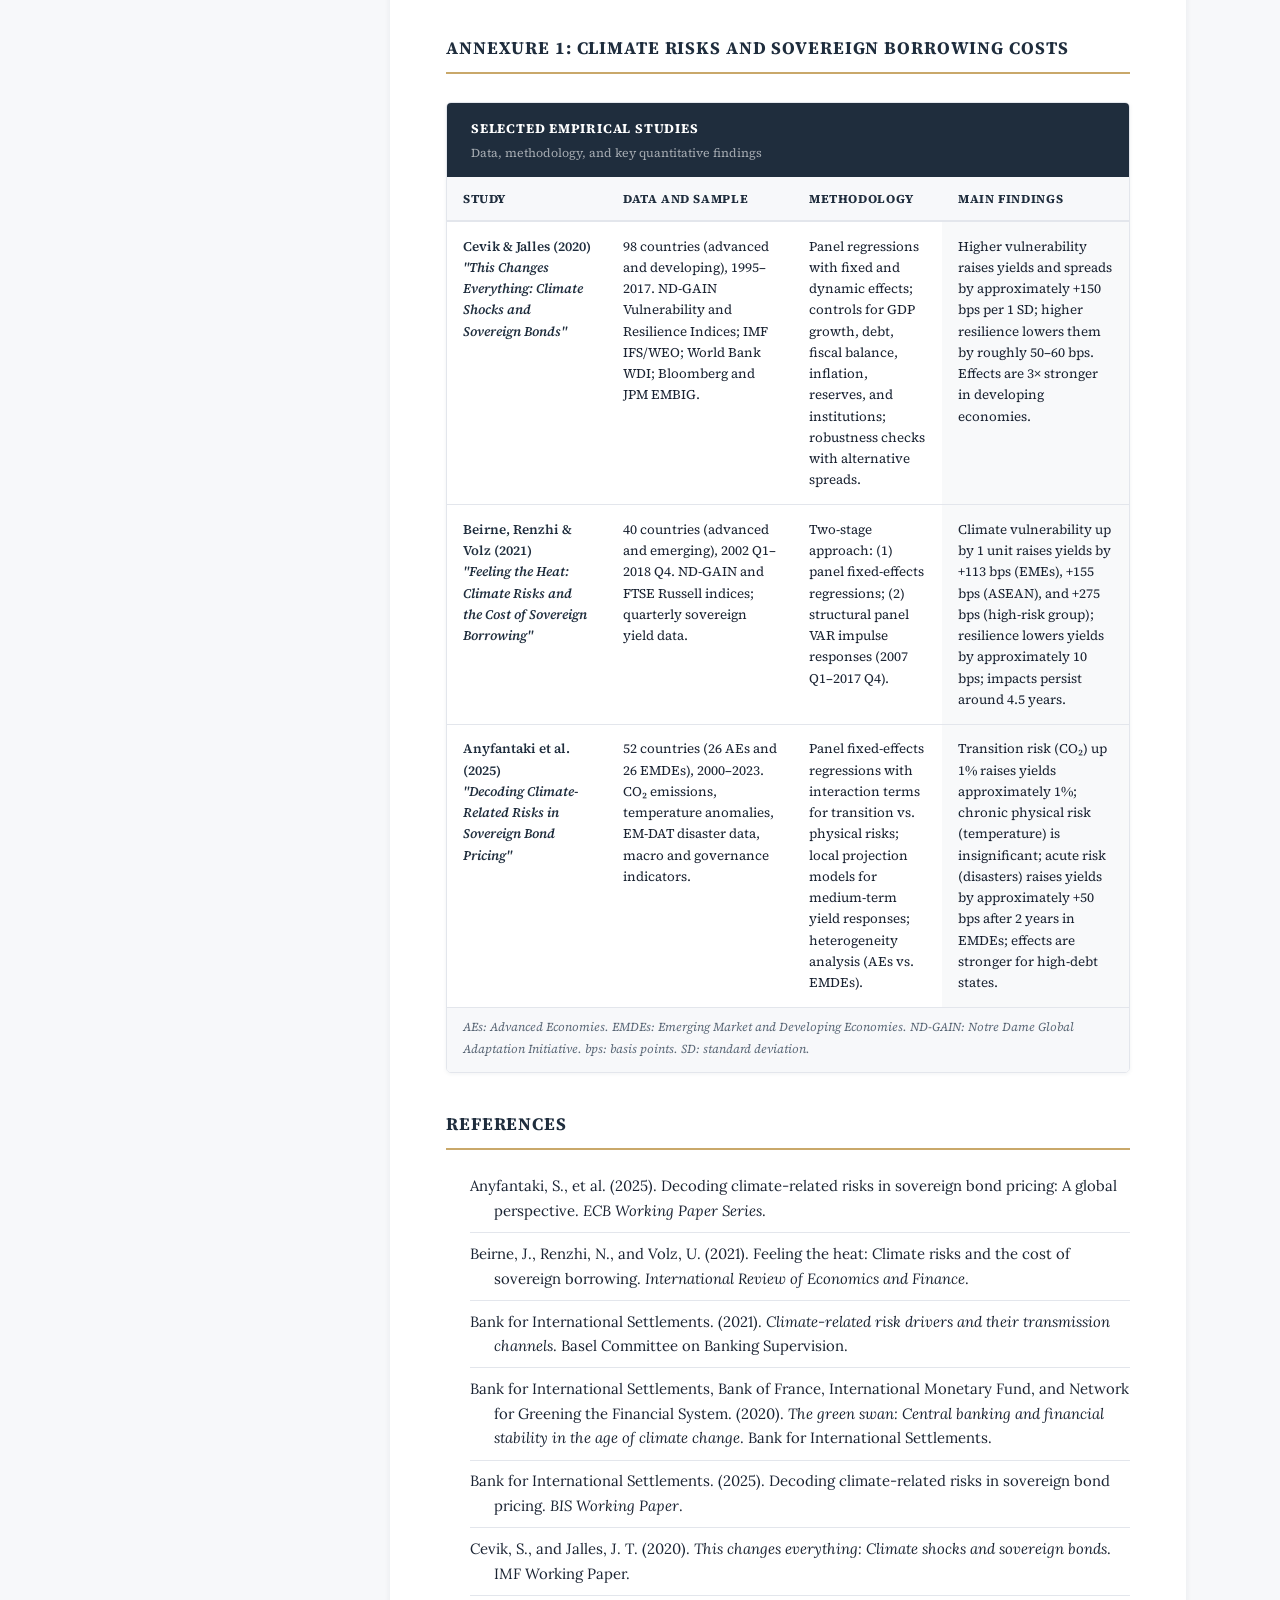
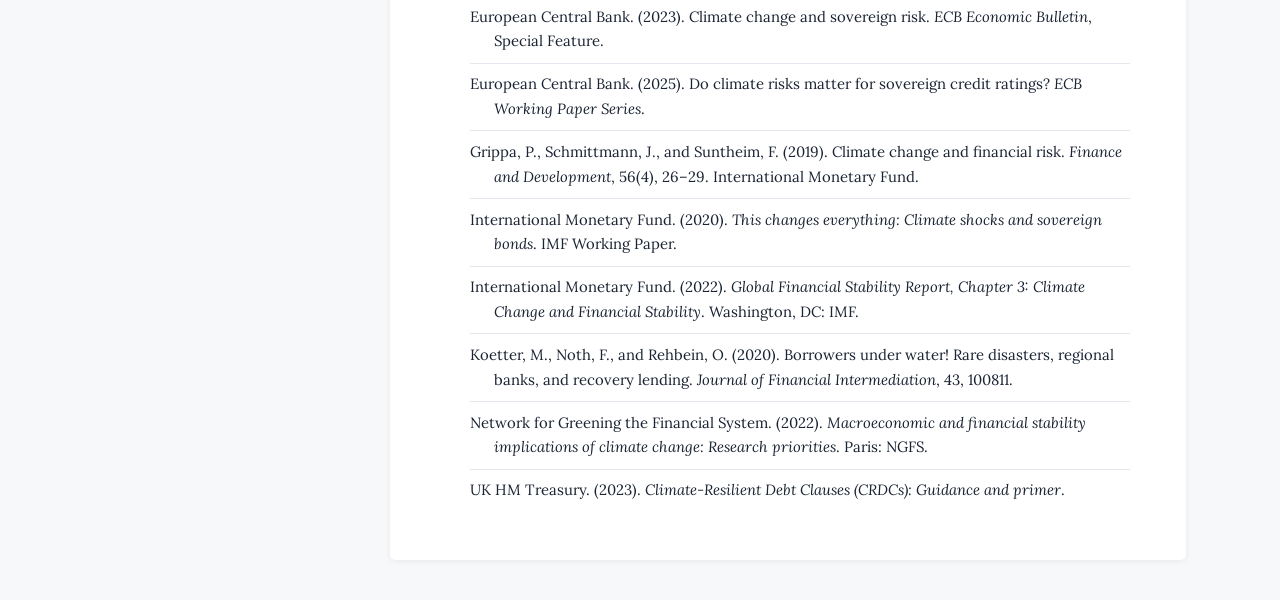
<file: paper-climate-risk-sovereign-debt.html>
<!DOCTYPE html>
<html lang="en">
<head>
    <meta charset="UTF-8" />
    <meta name="viewport" content="width=device-width, initial-scale=1.0" />
    <title>Climate Risk, Sovereign Debt Sustainability and Financial Stability — Muhammad Umar Shinwari</title>
    <link rel="preconnect" href="https://fonts.googleapis.com" />
    <link rel="preconnect" href="https://fonts.gstatic.com" crossorigin />
    <link href="https://fonts.googleapis.com/css2?family=Lora:ital,wght@0,400;0,600;0,700;1,400&family=Source+Serif+4:ital,opsz,wght@0,8..60,300;0,8..60,400;0,8..60,600;1,8..60,400&display=swap" rel="stylesheet" />
    <style>
        *, *::before, *::after { box-sizing: border-box; margin: 0; padding: 0; }

        :root {
            --navy: #2E4057;
            --navy-dark: #1F2D3D;
            --navy-light: #3E5574;
            --accent: #C9A86A;
            --accent-dark: #A88949;
            --text: #1A2332;
            --text-muted: #5A6776;
            --bg: #FFFFFF;
            --bg-alt: #F7F8FA;
            --border: #E3E6EC;
            --font-body: 'Lora', Georgia, serif;
            --font-ui: 'Source Serif 4', Georgia, serif;
            --radius: 5px;
            --transition: 0.22s ease;
        }

        html { scroll-behavior: smooth; }

        body {
            font-family: var(--font-body);
            font-size: 17px;
            line-height: 1.8;
            color: var(--text);
            background: var(--bg-alt);
            -webkit-font-smoothing: antialiased;
        }

        a { color: var(--navy); text-decoration: none; }
        a:hover { color: var(--accent-dark); text-decoration: underline; }

        .topbar {
            background: var(--navy-dark);
            padding: 0.7rem 1.5rem;
            display: flex;
            align-items: center;
            justify-content: space-between;
            gap: 1rem;
            flex-wrap: wrap;
            position: sticky;
            top: 0;
            z-index: 200;
        }

        .back-link {
            display: inline-flex;
            align-items: center;
            gap: 0.4rem;
            font-family: var(--font-ui);
            font-size: 0.85rem;
            font-weight: 500;
            color: rgba(255,255,255,0.75);
            transition: color var(--transition);
            text-decoration: none;
        }
        .back-link:hover { color: var(--accent); text-decoration: none; }
        .back-link svg { width: 14px; height: 14px; stroke: currentColor; fill: none; stroke-width: 2; stroke-linecap: round; stroke-linejoin: round; }

        .topbar-actions { display: flex; gap: 0.5rem; }

        .btn-sm {
            display: inline-flex;
            align-items: center;
            gap: 0.35rem;
            padding: 0.4rem 0.9rem;
            font-family: var(--font-ui);
            font-size: 0.82rem;
            font-weight: 500;
            border-radius: var(--radius);
            border: 1.5px solid transparent;
            cursor: pointer;
            transition: all var(--transition);
            text-decoration: none;
        }
        .btn-sm svg { width: 13px; height: 13px; stroke: currentColor; fill: none; stroke-width: 2; stroke-linecap: round; stroke-linejoin: round; }
        .btn-gold { background: var(--accent); color: var(--navy-dark); border-color: var(--accent); }
        .btn-gold:hover { background: var(--accent-dark); border-color: var(--accent-dark); color: #fff; text-decoration: none; }

        .layout {
            display: grid;
            grid-template-columns: 240px 1fr;
            max-width: 1140px;
            margin: 0 auto;
            padding: 2.5rem 1.5rem;
            gap: 3.5rem;
            align-items: start;
        }

        .toc-wrap {
            position: sticky;
            top: 56px;
            max-height: calc(100vh - 80px);
            overflow-y: auto;
            padding-right: 0.5rem;
            scrollbar-width: thin;
        }

        .toc-title {
            font-family: var(--font-ui);
            font-size: 0.72rem;
            font-weight: 700;
            text-transform: uppercase;
            letter-spacing: 0.12em;
            color: var(--text-muted);
            margin-bottom: 0.85rem;
        }

        .toc-list { list-style: none; }
        .toc-list li { margin-bottom: 0.1rem; }
        .toc-list a {
            display: block;
            font-family: var(--font-ui);
            font-size: 0.82rem;
            color: var(--text-muted);
            padding: 0.3rem 0.6rem;
            border-left: 2px solid var(--border);
            border-radius: 0 3px 3px 0;
            transition: all var(--transition);
            line-height: 1.4;
            text-decoration: none;
        }
        .toc-list a:hover,
        .toc-list a.active {
            color: var(--navy);
            border-left-color: var(--accent);
            background: rgba(201,168,106,0.07);
            text-decoration: none;
        }

        .article { min-width: 0; background: var(--bg); border-radius: var(--radius); padding: 3rem 3.5rem; box-shadow: 0 1px 6px rgba(31,45,61,0.07); }

        .article-badge {
            display: inline-block;
            font-family: var(--font-ui);
            font-size: 0.75rem;
            font-weight: 600;
            text-transform: uppercase;
            letter-spacing: 0.12em;
            color: var(--accent-dark);
            background: rgba(201,168,106,0.12);
            padding: 0.25rem 0.7rem;
            border-radius: 3px;
            margin-bottom: 1.1rem;
        }

        .article-title {
            font-family: var(--font-body);
            font-size: clamp(1.45rem, 2.5vw, 2rem);
            font-weight: 700;
            line-height: 1.3;
            color: var(--navy-dark);
            margin-bottom: 1.75rem;
            padding-bottom: 1.5rem;
            border-bottom: 2px solid var(--border);
        }

        h2.sec {
            font-family: var(--font-ui);
            font-size: 1.1rem;
            font-weight: 700;
            color: var(--navy-dark);
            text-transform: uppercase;
            letter-spacing: 0.05em;
            border-bottom: 2px solid var(--accent);
            padding-bottom: 0.45rem;
            margin: 2.25rem 0 1rem;
        }

        p {
            margin-bottom: 1.1rem;
            text-indent: 1.5em;
        }
        p:first-of-type,
        h2.sec + p { text-indent: 0; }
        p:last-child { margin-bottom: 0; }

        /* Figure */
        .chart-figure {
            margin: 1.75rem 0 2rem;
            background: var(--bg);
            border: 1px solid var(--border);
            border-radius: var(--radius);
            overflow: hidden;
            box-shadow: 0 1px 4px rgba(31,45,61,0.06);
        }

        .chart-header {
            padding: 0.85rem 1.5rem 0.6rem;
            border-bottom: 1px solid var(--border);
        }

        .chart-title {
            font-family: var(--font-ui);
            font-size: 0.82rem;
            font-weight: 700;
            color: var(--navy-dark);
            text-transform: uppercase;
            letter-spacing: 0.06em;
        }

        .chart-subtitle {
            font-family: var(--font-ui);
            font-size: 0.78rem;
            color: var(--text-muted);
            margin-top: 0.15rem;
        }

        .chart-figure img {
            width: 100%;
            height: auto;
            display: block;
            padding: 1.25rem 1.5rem 0.75rem;
        }

        .chart-footer {
            font-family: var(--font-ui);
            font-size: 0.76rem;
            color: var(--text-muted);
            padding: 0.5rem 1.5rem 0.85rem;
            border-top: 1px solid var(--border);
            font-style: italic;
        }

        /* Annexure table */
        .table-figure {
            margin: 1.75rem 0 2rem;
            border: 1px solid var(--border);
            border-radius: var(--radius);
            overflow: hidden;
            box-shadow: 0 1px 4px rgba(31,45,61,0.06);
        }

        .table-header {
            padding: 0.85rem 1.5rem;
            background: var(--navy-dark);
        }

        .table-title {
            font-family: var(--font-ui);
            font-size: 0.82rem;
            font-weight: 700;
            color: #fff;
            text-transform: uppercase;
            letter-spacing: 0.06em;
        }

        .table-subtitle {
            font-family: var(--font-ui);
            font-size: 0.76rem;
            color: rgba(255,255,255,0.6);
            margin-top: 0.1rem;
        }

        .annex-table {
            width: 100%;
            border-collapse: collapse;
            font-family: var(--font-ui);
            font-size: 0.83rem;
        }

        .annex-table th {
            background: var(--bg-alt);
            color: var(--navy-dark);
            font-weight: 700;
            font-size: 0.76rem;
            text-transform: uppercase;
            letter-spacing: 0.05em;
            padding: 0.65rem 1rem;
            border-bottom: 2px solid var(--border);
            text-align: left;
            vertical-align: top;
        }

        .annex-table td {
            padding: 0.85rem 1rem;
            border-bottom: 1px solid var(--border);
            vertical-align: top;
            line-height: 1.6;
            color: var(--text);
        }

        .annex-table tr:last-child td { border-bottom: none; }
        .annex-table tr:hover td { background: rgba(201,168,106,0.04); }

        .annex-table td:first-child {
            font-weight: 600;
            color: var(--navy-dark);
            min-width: 160px;
        }

        .annex-table .finding {
            background: rgba(46,64,87,0.03);
        }

        .table-footer {
            font-family: var(--font-ui);
            font-size: 0.76rem;
            color: var(--text-muted);
            padding: 0.5rem 1rem 0.75rem;
            font-style: italic;
            border-top: 1px solid var(--border);
            background: var(--bg-alt);
        }

        /* References */
        .ref-list { list-style: none; }
        .ref-list li {
            font-size: 0.93rem;
            padding: 0.55rem 0 0.55rem 1.5rem;
            border-bottom: 1px solid var(--border);
            text-indent: -1.5rem;
            margin-left: 1.5rem;
            line-height: 1.65;
        }
        .ref-list li:last-child { border-bottom: none; }

        @media (max-width: 860px) {
            .layout { grid-template-columns: 1fr; gap: 1.5rem; }
            .toc-wrap { position: static; max-height: none; border: 1px solid var(--border); border-radius: var(--radius); padding: 1rem; background: var(--bg-alt); }
            .article { padding: 2rem 1.5rem; }
        }

        @media (max-width: 600px) {
            body { font-size: 16px; }
            .layout { padding: 1.25rem 1rem; }
            .article { padding: 1.5rem 1rem; }
        }

        @media print {
            .topbar { display: none !important; }
            .toc-wrap { display: none !important; }
            aside { display: none !important; }
            .layout {
                display: block;
                padding: 0;
                max-width: 100%;
            }
            .article {
                box-shadow: none;
                border-radius: 0;
                padding: 1.5rem 2rem;
            }
            body {
                background: #fff;
                font-size: 11.5pt;
                line-height: 1.7;
            }
            h2.sec { page-break-after: avoid; }
            .chart-figure,
            .table-figure,
            .abstract-box,
            .questions-box { page-break-inside: avoid; }
            a { color: inherit !important; text-decoration: none !important; }
            .heatmap-wrap { overflow: visible; }
        }
    </style>
</head>
<body>

<div class="topbar">
    <a href="index.html" class="back-link">
        <svg viewBox="0 0 24 24"><polyline points="15 18 9 12 15 6"/></svg>
        Portfolio
    </a>
    <div class="topbar-actions">
        <button onclick="window.print()" class="btn-sm btn-gold">
            <svg viewBox="0 0 24 24"><polyline points="6 9 6 2 18 2 18 9"/><path d="M6 18H4a2 2 0 0 1-2-2v-5a2 2 0 0 1 2-2h16a2 2 0 0 1 2 2v5a2 2 0 0 1-2 2h-2"/><rect x="6" y="14" width="12" height="8"/></svg>
            Save as PDF
        </button>
    </div>
</div>

<div class="layout">

    <aside>
        <nav class="toc-wrap" id="toc">
            <div class="toc-title">Contents</div>
            <ul class="toc-list">
                <li><a href="#introduction">Introduction</a></li>
                <li><a href="#transmission">Risk Drivers and Transmission Channels</a></li>
                <li><a href="#creditworthiness">Sovereign Creditworthiness</a></li>
                <li><a href="#stability">Financial Stability Implications</a></li>
                <li><a href="#instruments">Climate-Sensitive Debt Instruments</a></li>
                <li><a href="#policy">Policy and Institutional Responses</a></li>
                <li><a href="#conclusion">Conclusion</a></li>
                <li><a href="#annexure">Annexure 1: Empirical Evidence</a></li>
                <li><a href="#references">References</a></li>
            </ul>
        </nav>
    </aside>

    <article class="article">

        <div class="article-badge">Policy Essay &middot; Yale School of Management</div>
        <h1 class="article-title">Climate Risk, Sovereign Debt Sustainability and Financial Stability</h1>

        <!-- Introduction -->
        <h2 class="sec" id="introduction">Introduction</h2>

        <p>Climate change has emerged as one of the most significant macro-financial challenges of the 21st century. Once viewed primarily as an environmental or humanitarian issue, climate risk is now recognized as a systemic financial risk capable of undermining sovereign debt sustainability, monetary stability, and global financial systems. Central banks, finance ministries, and international financial institutions increasingly acknowledge that climate shocks, whether physical (such as natural disasters) or transition-related (such as carbon taxation), can materially affect sovereign balance sheets and investor confidence.</p>

        <p>This paper synthesizes recent literature to examine how climate risk affects sovereigns and, in turn, financial stability. It reviews the mechanisms through which climate shocks translate into sovereign risk, the evolving nature of market pricing and sovereign credit assessments, and the implications for fiscal and financial stability.</p>

        <!-- Transmission Channels -->
        <h2 class="sec" id="transmission">Climate-Related Risk Drivers and Transmission Channels</h2>

        <p>The BIS (2021) outlines the key climate-related risk drivers that influence financial systems, distinguishing between physical risks (the economic losses resulting from acute or chronic climate events) and transition risks (which stem from policy, technological, or market shifts during the transition toward a low-carbon economy). These two risk types are interlinked and can jointly influence sovereign risk profiles.</p>

        <p>For sovereigns, climate-related risks manifest primarily through fiscal channels. Physical risks increase public spending on reconstruction and adaptation while simultaneously reducing tax revenues and output. Frequent disasters erode agricultural productivity and infrastructure, depressing GDP and worsening fiscal balances. Transition risks, conversely, affect revenues through declining carbon-intensive exports or stranded assets in fossil-fuel-dependent economies. According to the BIS (2021), emerging markets are especially vulnerable to climate-related fiscal pressures given their commodity export dependence and limited adaptive capacity.</p>

        <p>A second transmission mechanism operates through macro-financial stability. Climate shocks often trigger capital outflows, exchange rate depreciation, and higher sovereign borrowing costs, particularly in emerging markets with limited fiscal buffers (BIS et al., 2020; IMF, 2022). These shocks amplify pre-existing vulnerabilities, as governments with constrained budgets are forced to borrow under deteriorating credit conditions. The BIS (2021) highlights that climate-related fiscal pressures can propagate through the sovereign-bank nexus, where domestic banks hold substantial amounts of government securities as collateral or reserves. When fiscal positions weaken following climate shocks, the resulting deterioration in sovereign creditworthiness can undermine bank balance sheets, further tightening financial conditions and raising refinancing risks. Consequently, climate-related risks may evolve from fiscal pressures into broader financial stability concerns, reinforcing the systemic nature of climate risk in emerging markets (BIS et al., 2020; NGFS, 2022).</p>

        <p>In sum, climate-related risk drivers exert pressure through multiple, reinforcing channels: fiscal, macroeconomic, and financial, making them both a sovereign and systemic concern.</p>

        <div class="chart-figure">
            <div class="chart-header">
                <div class="chart-title">Figure 1: Climate Risk Transmission to Sovereign Creditworthiness</div>
                <div class="chart-subtitle">How physical and transition risks propagate through fiscal and financial channels</div>
            </div>
            <img src="assets/emcb_fig1.jpg" alt="Climate risk transmission channels to sovereign creditworthiness" />
            <div class="chart-footer">Source: Anyfantaki et al. (2025), "Decoding Climate-Related Risks in Sovereign Bond Pricing: A Global Perspective." ECB Working Paper Series.</div>
        </div>

        <!-- Sovereign Creditworthiness -->
        <h2 class="sec" id="creditworthiness">Climate Risk and Sovereign Creditworthiness</h2>

        <p>Recent studies by the ECB and IMF provide empirical evidence that climate risks are increasingly priced into sovereign credit and bond markets. The ECB (2025) demonstrates that markets differentiate between sovereign issuers based on climate vulnerability: countries with higher exposure to physical climate risks face higher sovereign bond spreads and lower credit ratings.</p>

        <p>Similarly, the IMF (2020) shows that climate shocks such as hurricanes, droughts, or extreme temperature anomalies lead to statistically significant increases in sovereign borrowing costs, especially for low-income and small island economies. These effects persist for years, suggesting that markets incorporate climate risk into long-term assessments of debt sustainability.</p>

        <p>Beirne et al. (2021) study the link between climate risk and borrowing costs for 40 advanced and emerging economies, finding that the effect of climate risk on sovereign bond yields is substantially higher for countries deemed highly vulnerable to climate change. Using a panel VAR, they further find that the effect of a climate shock on bond yields becomes permanent after approximately 18 quarters.</p>

        <p>A related study by the BIS (2025) reinforces this evidence, emphasizing that investors increasingly demand higher risk premia from climate-vulnerable sovereigns. It highlights the interplay between market expectations, fiscal fundamentals, and global risk appetites, showing how climate risks propagate through asset prices and cross-border investment flows.</p>

        <p>Taken together, these findings suggest that climate risks have become an essential determinant of sovereign creditworthiness. Countries' fiscal resilience, adaptive capacity, and policy credibility increasingly influence their access to capital markets, shaping financial stability at both national and global levels. Detailed empirical comparisons and quantitative estimates from the cited studies are presented in Annexure 1.</p>

        <!-- Financial Stability -->
        <h2 class="sec" id="stability">Financial Stability Implications</h2>

        <p>The link between sovereign vulnerability and financial stability operates through several channels. One is the sovereign-bank nexus, wherein domestic financial institutions hold large amounts of government debt. When sovereign creditworthiness deteriorates due to climate risks, banks face capital losses, funding constraints, and contagion effects.</p>

        <p>Grippa et al. (2019) emphasize that climate change can amplify existing financial risks, particularly in systems with high sovereign exposures. They argue that the banking sector's indirect exposure to climate risk through sovereign holdings is an underappreciated source of vulnerability. Similarly, Koetter et al. (2020) find that banks' regional exposure to climate disasters affects their lending behaviour and recovery patterns, with localized disasters leading to credit contractions, particularly in regions with weaker public support.</p>

        <p>The literature also points to potential feedback loops between sovereign and financial stability. When sovereigns face higher borrowing costs due to climate-related downgrades, they may reduce public investment or raise taxes, which can slow growth and impair private sector balance sheets. Conversely, systemic financial instability can constrain sovereign financing options, creating a self-reinforcing cycle (BIS, 2021).</p>

        <p>The BIS (2021) and ECB (2023) recommend integrating climate-related financial risks into prudential regulation and macroprudential stress testing frameworks. Central banks have started incorporating climate scenarios into supervisory reviews to assess potential impacts on capital adequacy and systemic risk.</p>

        <!-- Instruments -->
        <h2 class="sec" id="instruments">Sovereign Debt Markets and Climate-Sensitive Instruments</h2>

        <p>The growing recognition of climate-related sovereign risk has spurred innovation in climate-sensitive debt instruments. Governments and international organizations are experimenting with new financial mechanisms designed to enhance fiscal resilience and investor confidence.</p>

        <p>The UK HM Treasury (2023) initiative on Climate-Resilient Debt Clauses (CRDCs) exemplifies this shift. These clauses allow for temporary debt service suspension following a climate disaster, enabling affected countries to redirect funds toward recovery and adaptation. CRDCs, endorsed by the G7 and multilateral development banks, have gained traction as a policy tool for improving debt sustainability in climate-vulnerable countries.</p>

        <p>Similarly, green bonds and sustainability-linked bonds have become increasingly popular among sovereign issuers. The literature suggests that while these instruments can mobilize climate finance and signal policy commitment, their impact on overall debt sustainability remains contingent on sound fiscal management and transparent reporting (BIS, 2025).</p>

        <p>In emerging markets, access to such instruments remains constrained by higher risk perceptions and limited market depth. The IMF (2023) underscores that climate finance must be scaled up to prevent rising debt distress among climate-exposed economies. The intersection of fiscal policy, market development, and climate adaptation thus becomes central to maintaining global financial stability.</p>

        <!-- Policy -->
        <h2 class="sec" id="policy">Policy and Institutional Responses</h2>

        <p>International financial institutions and central banks are increasingly at the forefront of integrating climate risk into macroeconomic and financial policy frameworks. The IMF, BIS, and ECB have each developed initiatives to address the sovereign-financial nexus of climate risk.</p>

        <p>The BIS (2021) recommends enhancing the analytical capacity of central banks to understand climate transmission mechanisms and incorporate them into monetary and supervisory operations. It also advocates for global coordination on climate data and scenario analysis, emphasizing that no single jurisdiction can adequately address cross-border spillovers alone.</p>

        <p>The ECB has adopted climate-related disclosure requirements for its collateral framework and is exploring green quantitative easing measures. Its working papers (ECB, 2023; ECB, 2025) emphasize the need for consistent integration of climate risks into fiscal sustainability assessments and credit ratings.</p>

        <p>The IMF has embedded climate considerations into Article IV consultations and debt sustainability analyses, recognizing that climate shocks can undermine macroeconomic stability. It supports capacity development in climate risk management for emerging markets and small states, which are disproportionately affected by climate change.</p>

        <p>At the national level, the UK HM Treasury (2023) initiative exemplifies how sovereign debt structures can be redesigned to enhance resilience. Similar mechanisms, such as catastrophe bonds and insurance-linked securities, are being adopted by several emerging markets.</p>

        <p>Overall, the institutional response has evolved from risk recognition to policy innovation. However, implementation gaps remain, particularly in emerging economies where fiscal space and institutional capacity are limited.</p>

        <!-- Conclusion -->
        <h2 class="sec" id="conclusion">Conclusion</h2>

        <p>The synthesis of recent literature reveals that climate change poses a profound challenge to sovereign creditworthiness and global financial stability. The evidence from the BIS, ECB, IMF, and related research demonstrates that climate risk is increasingly priced into sovereign debt markets, affecting both advanced and emerging economies. Physical and transition risks operate through fiscal, macroeconomic, and financial channels, reinforcing one another in complex feedback loops.</p>

        <p>While the policy community has made significant progress in recognizing and integrating climate risks, gaps remain in data quality, modelling capacity, and institutional coordination. The development of innovative financial instruments such as CRDCs and green bonds offers partial solutions but cannot substitute for comprehensive fiscal and monetary frameworks that internalize climate risks.</p>

        <p>Ultimately, maintaining financial stability in the era of climate change requires a holistic approach that aligns sovereign risk management with sustainable finance and macroprudential oversight. For policymakers and investors alike, climate risk is no longer a future threat: it is a present determinant of financial resilience.</p>

        <!-- Annexure -->
        <h2 class="sec" id="annexure">Annexure 1: Climate Risks and Sovereign Borrowing Costs</h2>

        <div class="table-figure">
            <div class="table-header">
                <div class="table-title">Selected Empirical Studies</div>
                <div class="table-subtitle">Data, methodology, and key quantitative findings</div>
            </div>
            <table class="annex-table">
                <thead>
                    <tr>
                        <th style="width:22%">Study</th>
                        <th style="width:28%">Data and Sample</th>
                        <th style="width:22%">Methodology</th>
                        <th style="width:28%">Main Findings</th>
                    </tr>
                </thead>
                <tbody>
                    <tr>
                        <td>Cevik &amp; Jalles (2020)<br><em>"This Changes Everything: Climate Shocks and Sovereign Bonds"</em></td>
                        <td>98 countries (advanced and developing), 1995&#8211;2017. ND-GAIN Vulnerability and Resilience Indices; IMF IFS/WEO; World Bank WDI; Bloomberg and JPM EMBIG.</td>
                        <td>Panel regressions with fixed and dynamic effects; controls for GDP growth, debt, fiscal balance, inflation, reserves, and institutions; robustness checks with alternative spreads.</td>
                        <td class="finding">Higher vulnerability raises yields and spreads by approximately +150 bps per 1 SD; higher resilience lowers them by roughly 50&#8211;60 bps. Effects are 3&times; stronger in developing economies.</td>
                    </tr>
                    <tr>
                        <td>Beirne, Renzhi &amp; Volz (2021)<br><em>"Feeling the Heat: Climate Risks and the Cost of Sovereign Borrowing"</em></td>
                        <td>40 countries (advanced and emerging), 2002 Q1&#8211;2018 Q4. ND-GAIN and FTSE Russell indices; quarterly sovereign yield data.</td>
                        <td>Two-stage approach: (1) panel fixed-effects regressions; (2) structural panel VAR impulse responses (2007 Q1&#8211;2017 Q4).</td>
                        <td class="finding">Climate vulnerability up by 1 unit raises yields by +113 bps (EMEs), +155 bps (ASEAN), and +275 bps (high-risk group); resilience lowers yields by approximately 10 bps; impacts persist around 4.5 years.</td>
                    </tr>
                    <tr>
                        <td>Anyfantaki et al. (2025)<br><em>"Decoding Climate-Related Risks in Sovereign Bond Pricing"</em></td>
                        <td>52 countries (26 AEs and 26 EMDEs), 2000&#8211;2023. CO&#8322; emissions, temperature anomalies, EM-DAT disaster data, macro and governance indicators.</td>
                        <td>Panel fixed-effects regressions with interaction terms for transition vs. physical risks; local projection models for medium-term yield responses; heterogeneity analysis (AEs vs. EMDEs).</td>
                        <td class="finding">Transition risk (CO&#8322;) up 1% raises yields approximately 1%; chronic physical risk (temperature) is insignificant; acute risk (disasters) raises yields by approximately +50 bps after 2 years in EMDEs; effects are stronger for high-debt states.</td>
                    </tr>
                </tbody>
            </table>
            <div class="table-footer">AEs: Advanced Economies. EMDEs: Emerging Market and Developing Economies. ND-GAIN: Notre Dame Global Adaptation Initiative. bps: basis points. SD: standard deviation.</div>
        </div>

        <!-- References -->
        <h2 class="sec" id="references">References</h2>
        <ul class="ref-list">
            <li>Anyfantaki, S., et al. (2025). Decoding climate-related risks in sovereign bond pricing: A global perspective. <em>ECB Working Paper Series</em>.</li>
            <li>Beirne, J., Renzhi, N., and Volz, U. (2021). Feeling the heat: Climate risks and the cost of sovereign borrowing. <em>International Review of Economics and Finance</em>.</li>
            <li>Bank for International Settlements. (2021). <em>Climate-related risk drivers and their transmission channels</em>. Basel Committee on Banking Supervision.</li>
            <li>Bank for International Settlements, Bank of France, International Monetary Fund, and Network for Greening the Financial System. (2020). <em>The green swan: Central banking and financial stability in the age of climate change</em>. Bank for International Settlements.</li>
            <li>Bank for International Settlements. (2025). Decoding climate-related risks in sovereign bond pricing. <em>BIS Working Paper</em>.</li>
            <li>Cevik, S., and Jalles, J. T. (2020). <em>This changes everything: Climate shocks and sovereign bonds</em>. IMF Working Paper.</li>
            <li>European Central Bank. (2023). Climate change and sovereign risk. <em>ECB Economic Bulletin</em>, Special Feature.</li>
            <li>European Central Bank. (2025). Do climate risks matter for sovereign credit ratings? <em>ECB Working Paper Series</em>.</li>
            <li>Grippa, P., Schmittmann, J., and Suntheim, F. (2019). Climate change and financial risk. <em>Finance and Development</em>, 56(4), 26&#8211;29. International Monetary Fund.</li>
            <li>International Monetary Fund. (2020). <em>This changes everything: Climate shocks and sovereign bonds</em>. IMF Working Paper.</li>
            <li>International Monetary Fund. (2022). <em>Global Financial Stability Report, Chapter 3: Climate Change and Financial Stability</em>. Washington, DC: IMF.</li>
            <li>Koetter, M., Noth, F., and Rehbein, O. (2020). Borrowers under water! Rare disasters, regional banks, and recovery lending. <em>Journal of Financial Intermediation</em>, 43, 100811.</li>
            <li>Network for Greening the Financial System. (2022). <em>Macroeconomic and financial stability implications of climate change: Research priorities</em>. Paris: NGFS.</li>
            <li>UK HM Treasury. (2023). <em>Climate-Resilient Debt Clauses (CRDCs): Guidance and primer</em>.</li>
        </ul>

    </article>
</div>

<script>
(function () {
    var links = document.querySelectorAll('.toc-list a');
    var sections = [];
    links.forEach(function (l) {
        var id = l.getAttribute('href').replace('#', '');
        var el = document.getElementById(id);
        if (el) sections.push({ el: el, link: l });
    });
    function highlight() {
        var y = window.pageYOffset + 130;
        var active = null;
        sections.forEach(function (s) { if (s.el.offsetTop <= y) active = s; });
        links.forEach(function (l) { l.classList.remove('active'); });
        if (active) active.link.classList.add('active');
    }
    var ticking = false;
    window.addEventListener('scroll', function () {
        if (!ticking) { window.requestAnimationFrame(function () { highlight(); ticking = false; }); ticking = true; }
    });
    highlight();
})();
</script>
</body>
</html>
</file>
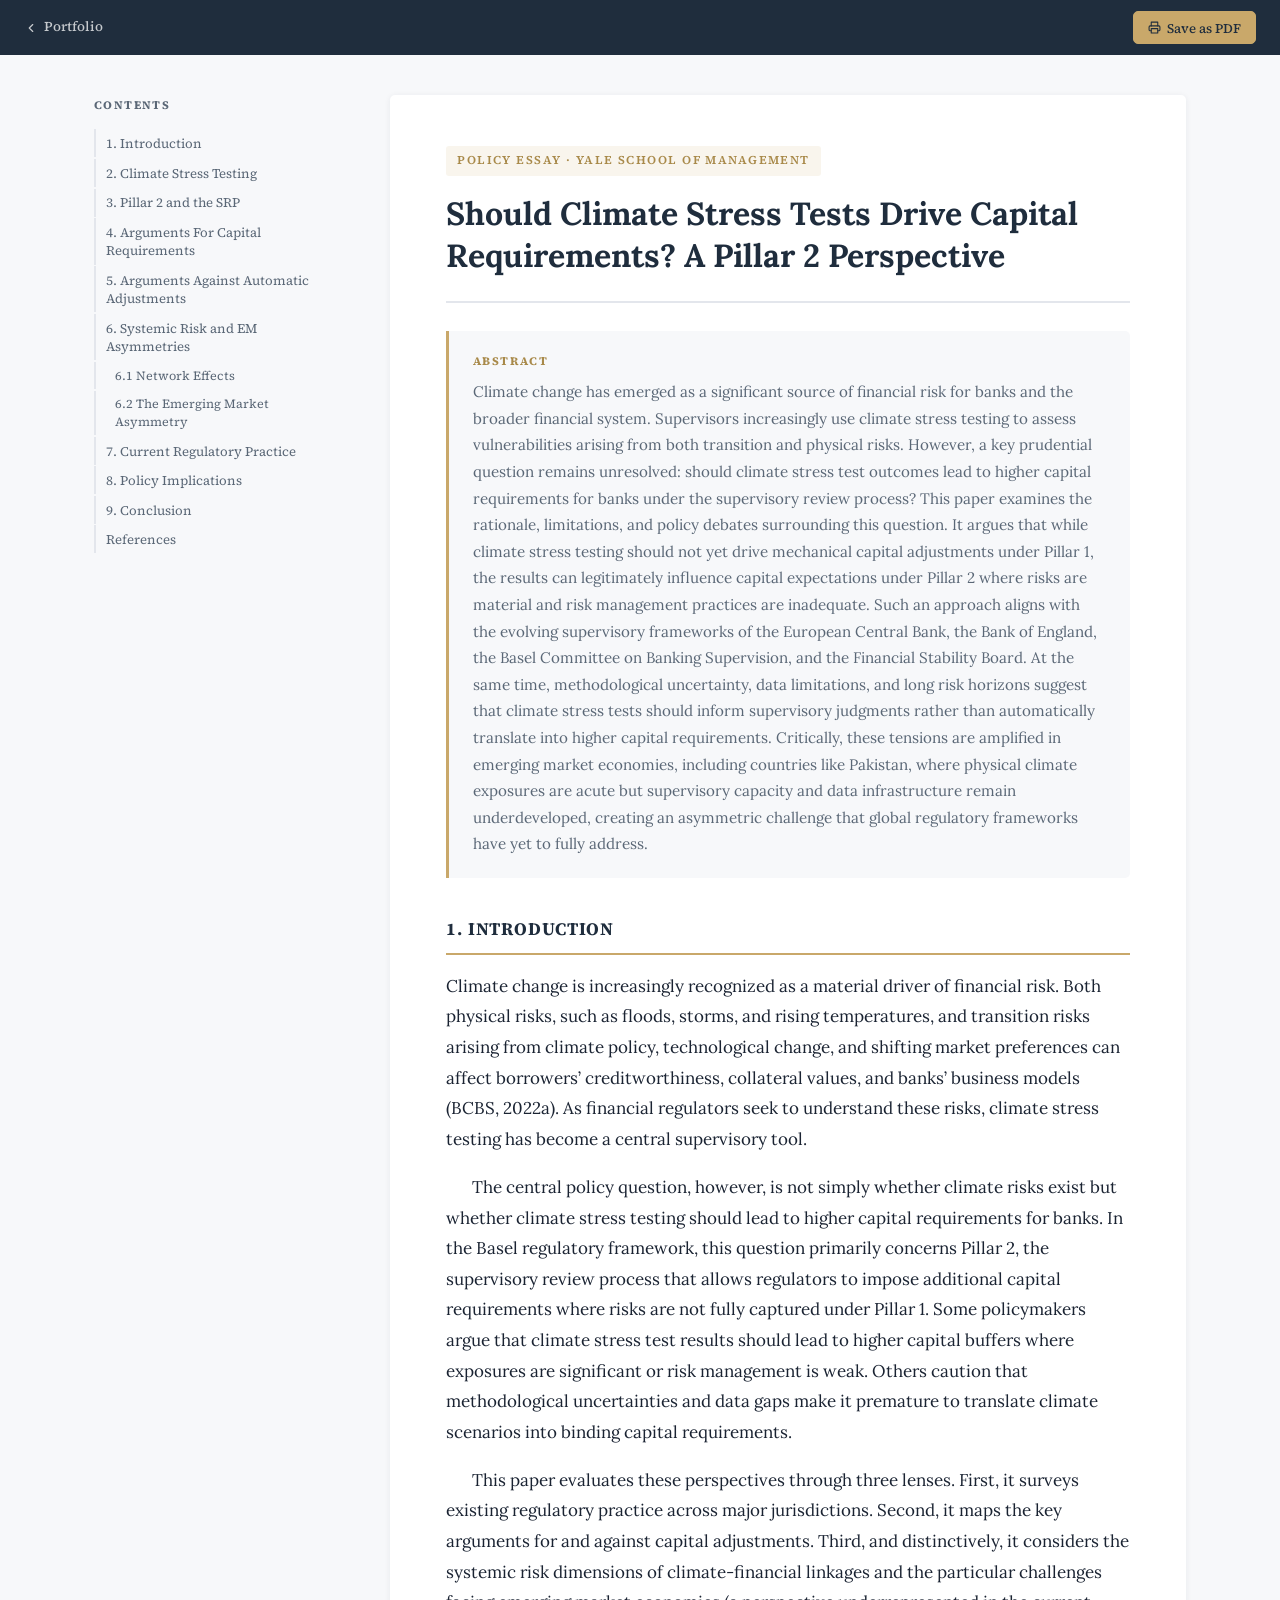
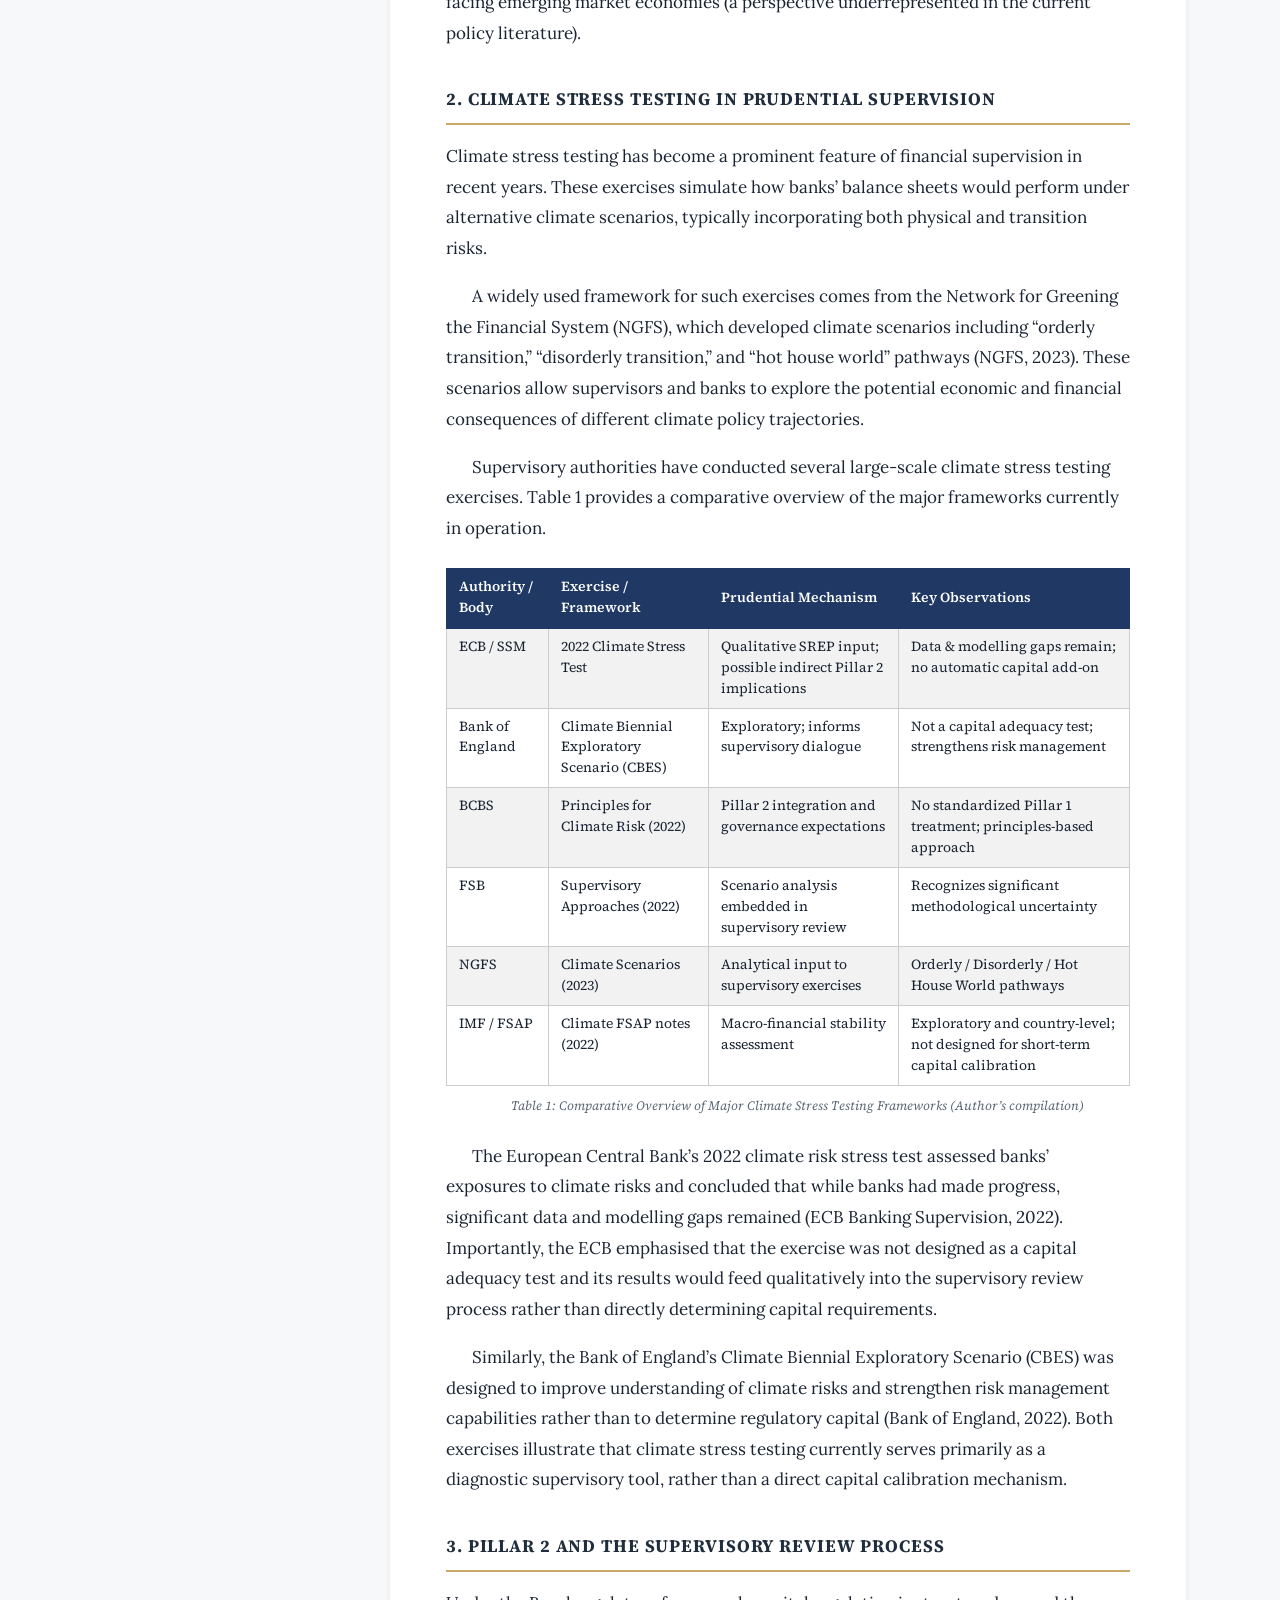
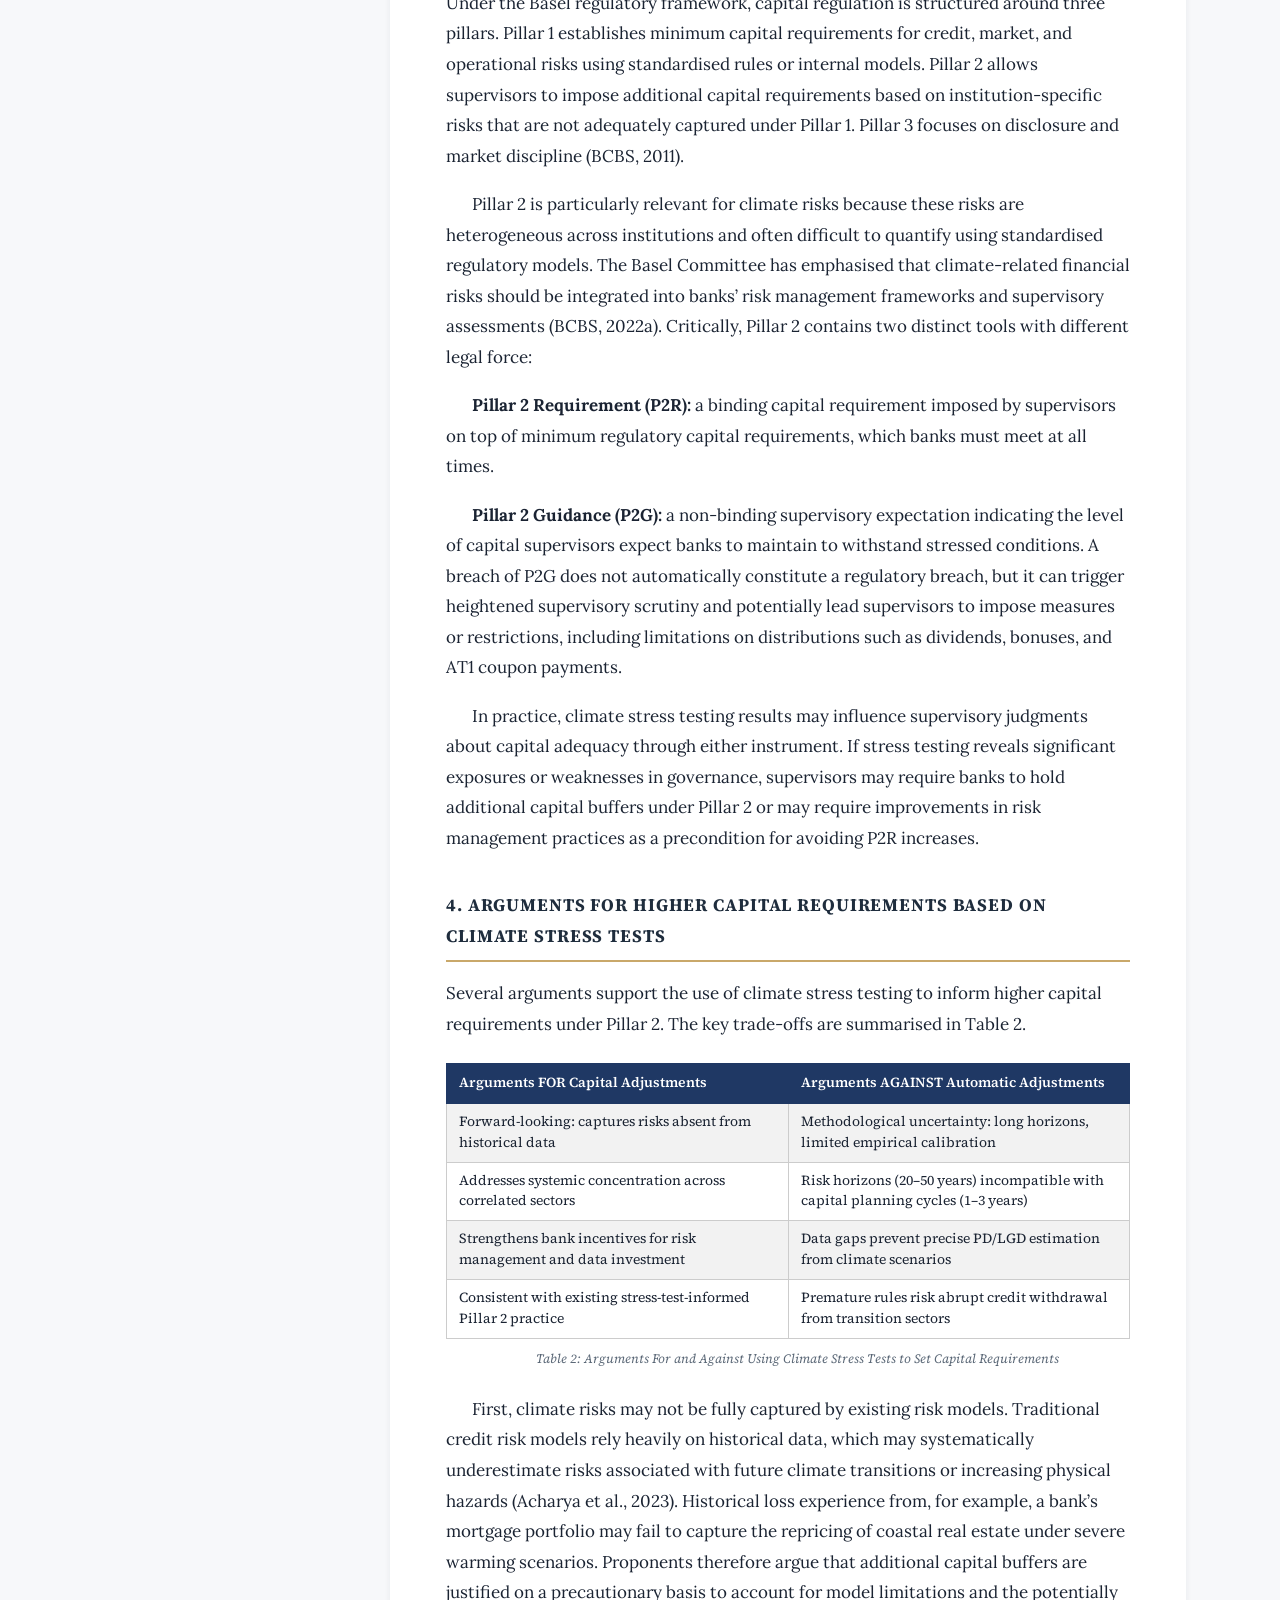
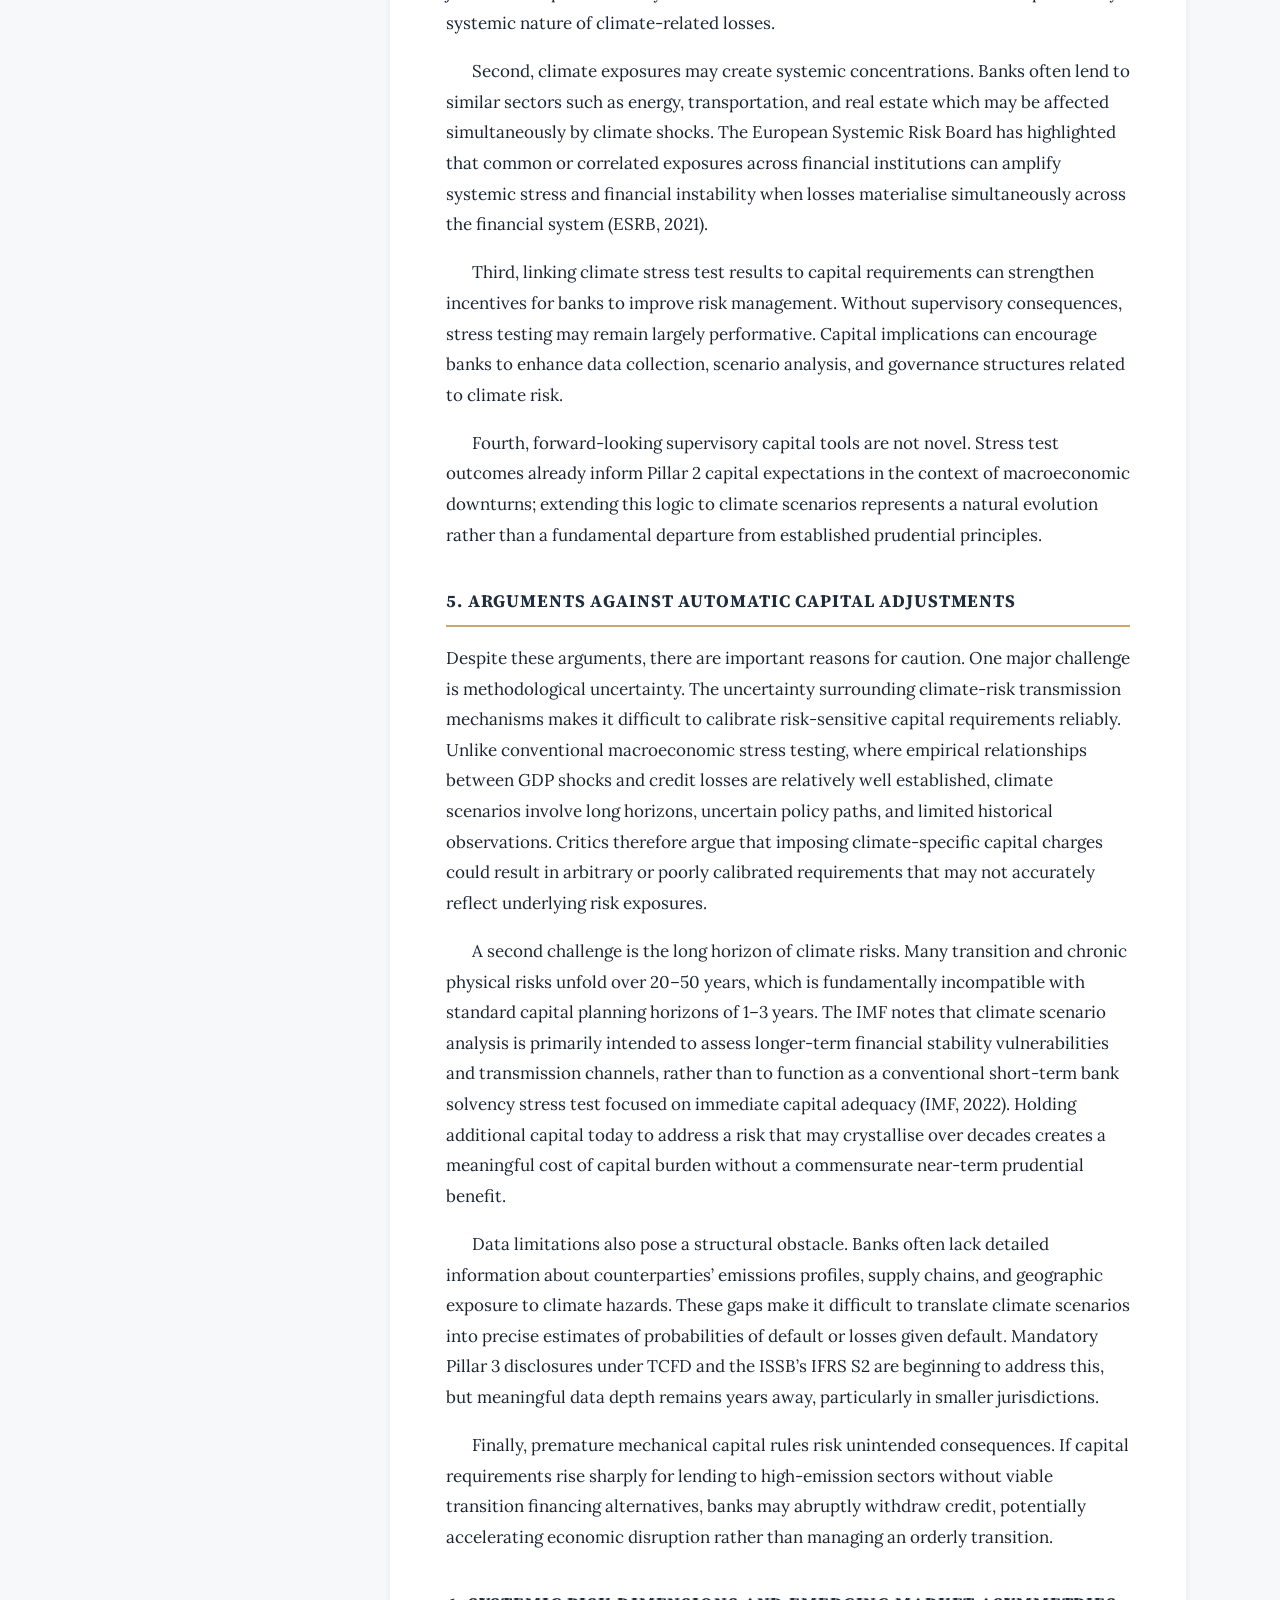
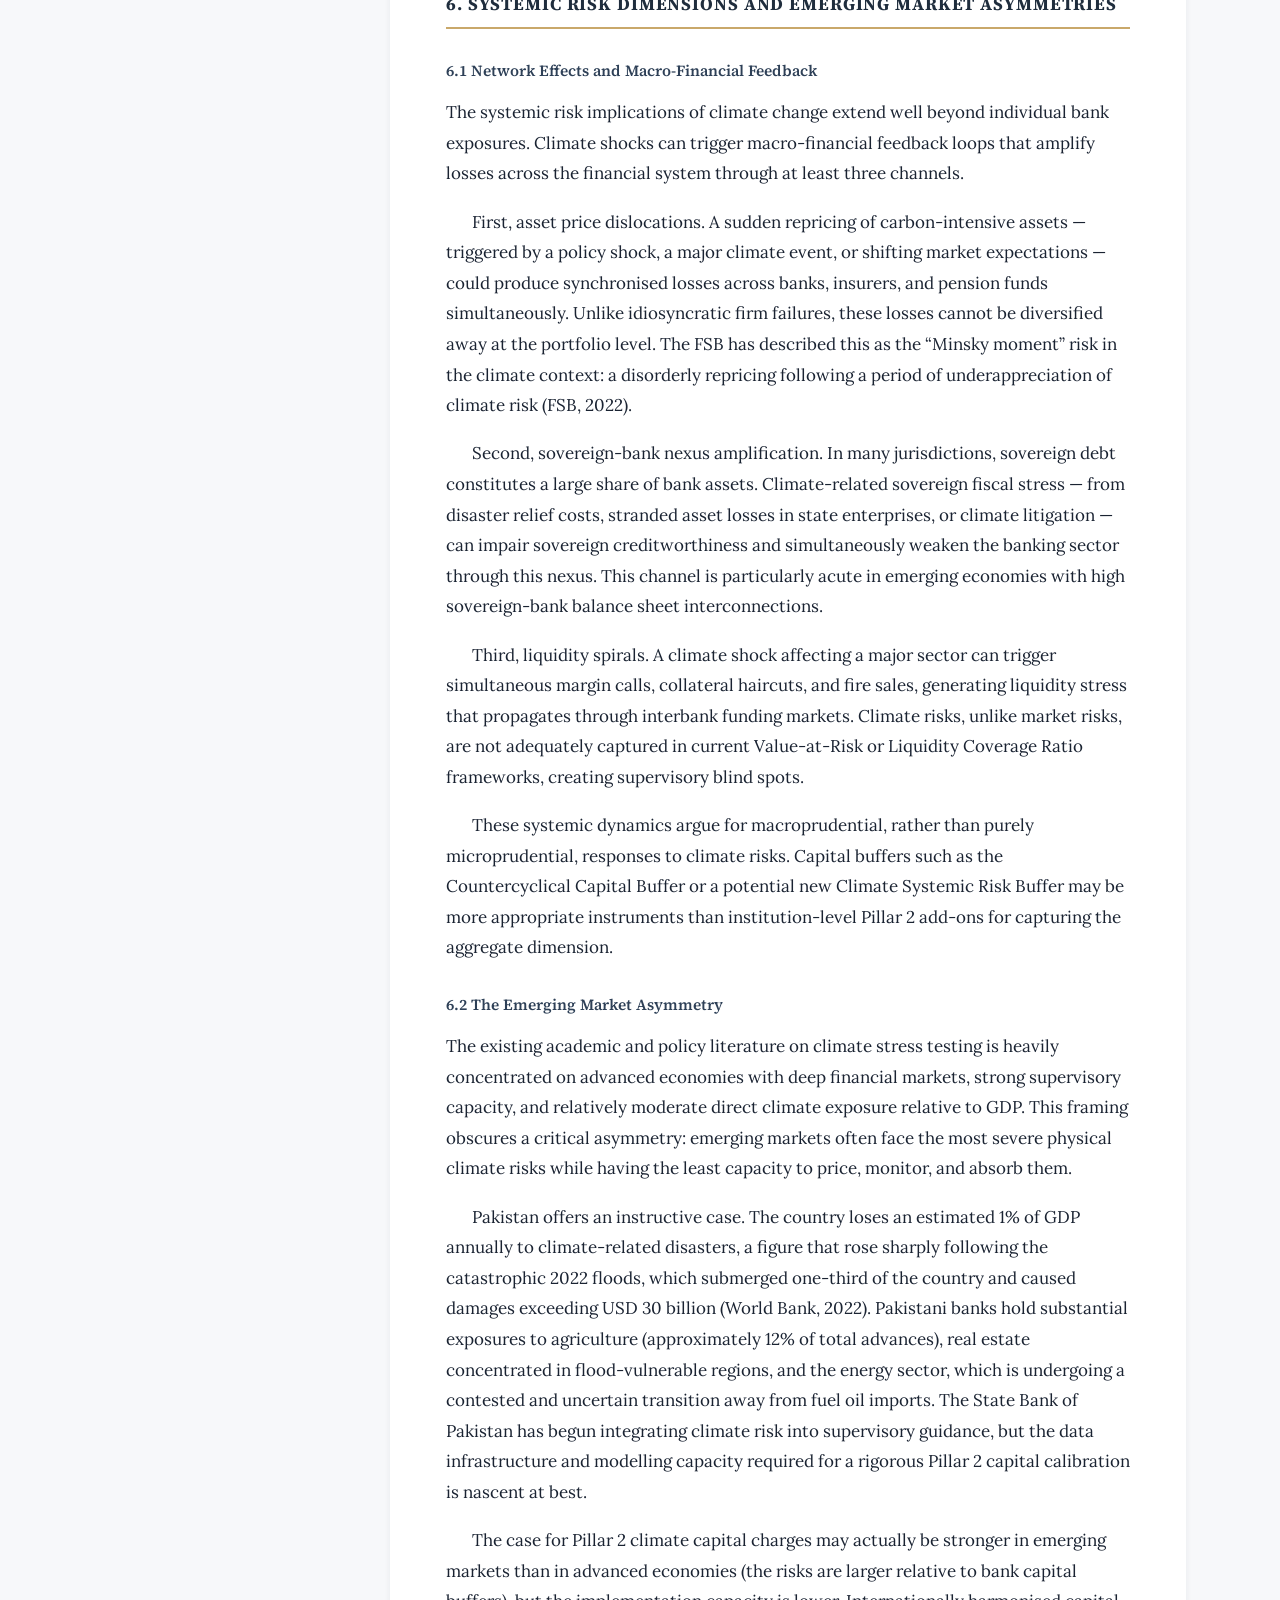
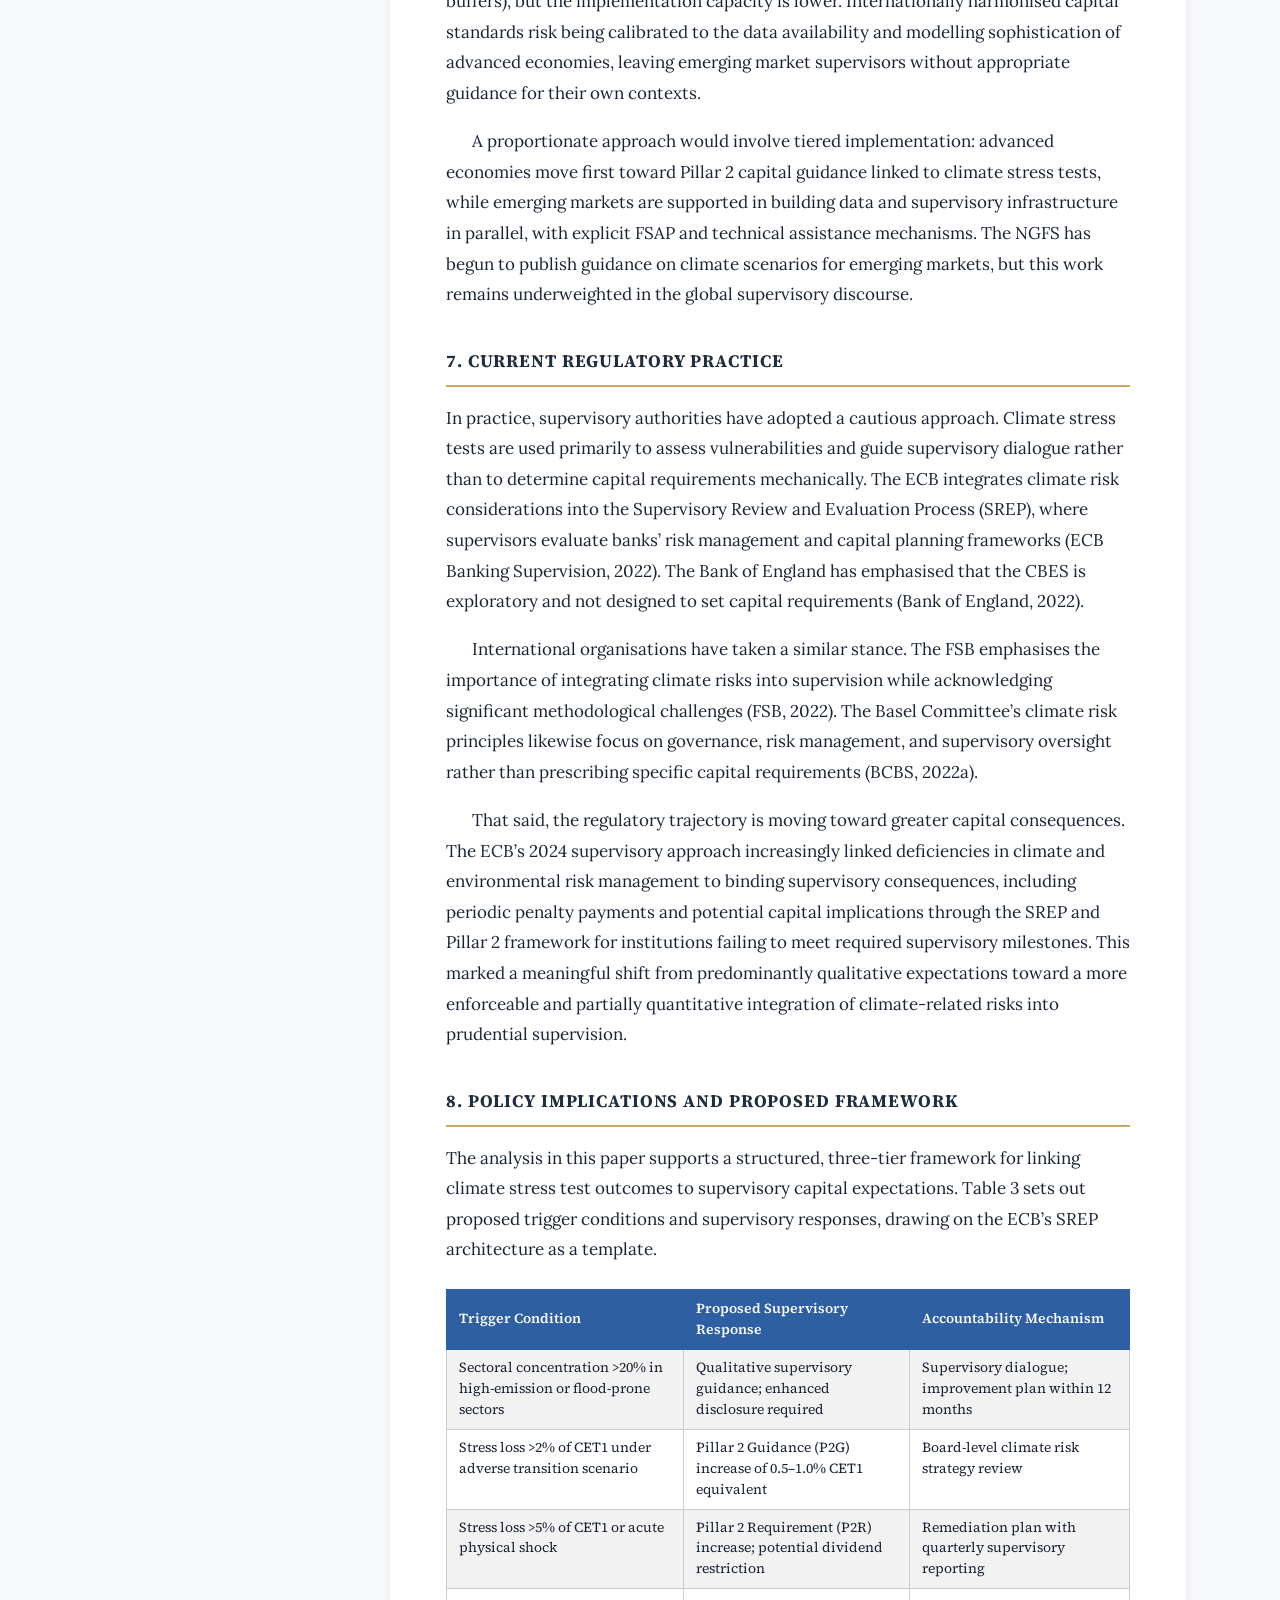
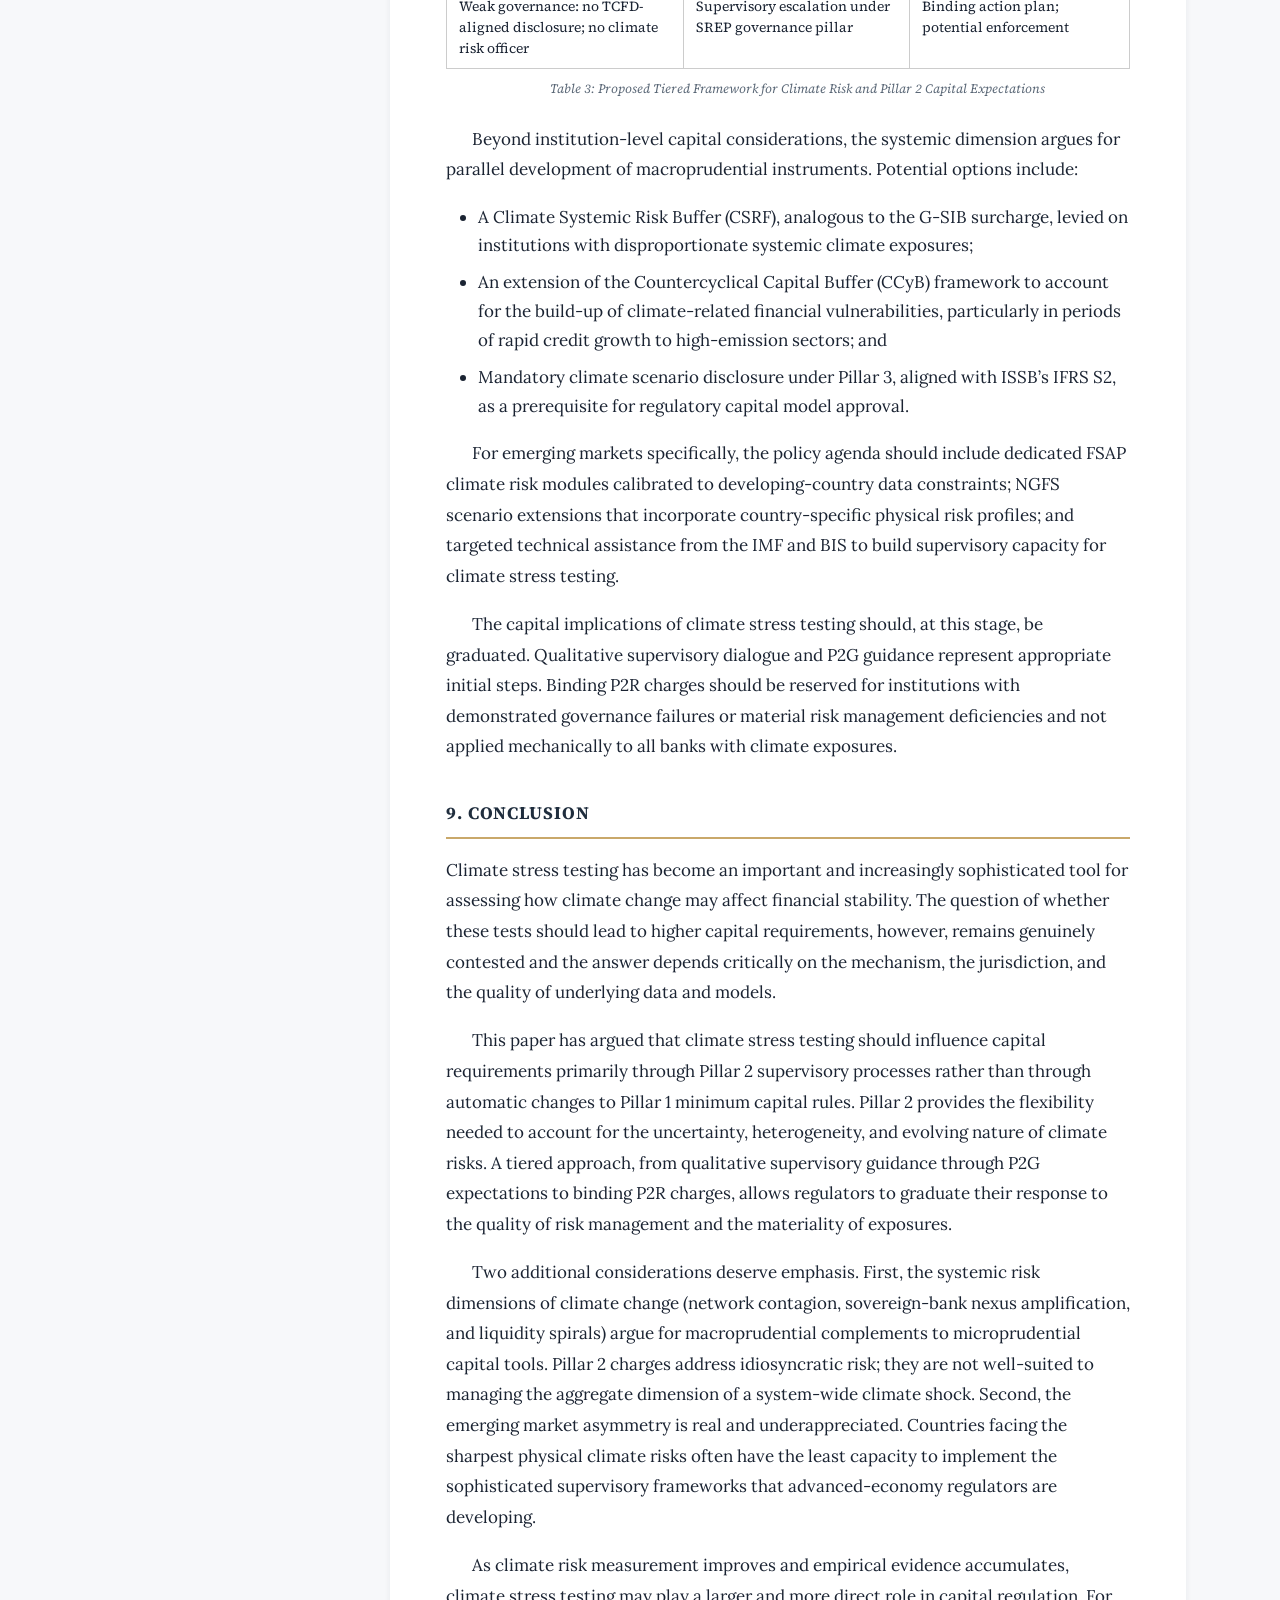
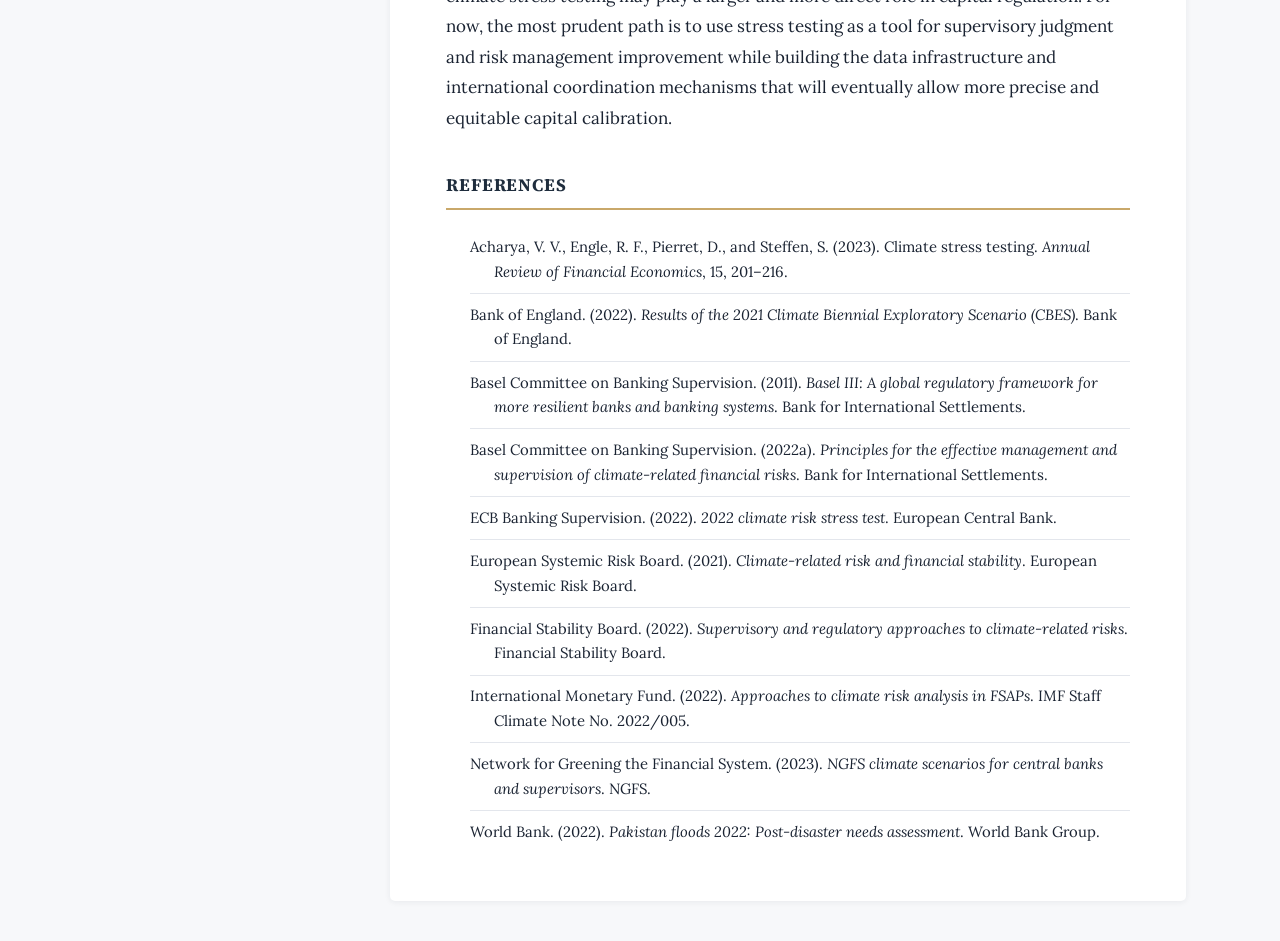
<file: paper-climate-stress-testing.html>
<!DOCTYPE html>
<html lang="en">
<head>
    <meta charset="UTF-8" />
    <meta name="viewport" content="width=device-width, initial-scale=1.0" />
    <title>Should Climate Stress Tests Drive Capital Requirements? — Muhammad Umar Shinwari</title>
    <link rel="preconnect" href="https://fonts.googleapis.com" />
    <link rel="preconnect" href="https://fonts.gstatic.com" crossorigin />
    <link href="https://fonts.googleapis.com/css2?family=Lora:ital,wght@0,400;0,600;0,700;1,400&family=Source+Serif+4:ital,opsz,wght@0,8..60,300;0,8..60,400;0,8..60,600;1,8..60,400&display=swap" rel="stylesheet" />
    <style>
        *, *::before, *::after { box-sizing: border-box; margin: 0; padding: 0; }

        :root {
            --navy: #2E4057;
            --navy-dark: #1F2D3D;
            --navy-light: #3E5574;
            --accent: #C9A86A;
            --accent-dark: #A88949;
            --text: #1A2332;
            --text-muted: #5A6776;
            --bg: #FFFFFF;
            --bg-alt: #F7F8FA;
            --border: #E3E6EC;
            --font-body: 'Lora', Georgia, serif;
            --font-ui: 'Source Serif 4', Georgia, serif;
            --radius: 5px;
            --transition: 0.22s ease;
        }

        html { scroll-behavior: smooth; }

        body {
            font-family: var(--font-body);
            font-size: 17px;
            line-height: 1.8;
            color: var(--text);
            background: var(--bg-alt);
            -webkit-font-smoothing: antialiased;
        }

        a { color: var(--navy); text-decoration: none; }
        a:hover { color: var(--accent-dark); text-decoration: underline; }

        /* Top bar */
        .topbar {
            background: var(--navy-dark);
            padding: 0.7rem 1.5rem;
            display: flex;
            align-items: center;
            justify-content: space-between;
            gap: 1rem;
            flex-wrap: wrap;
            position: sticky;
            top: 0;
            z-index: 200;
        }

        .back-link {
            display: inline-flex;
            align-items: center;
            gap: 0.4rem;
            font-family: var(--font-ui);
            font-size: 0.85rem;
            font-weight: 500;
            color: rgba(255,255,255,0.75);
            transition: color var(--transition);
            text-decoration: none;
        }
        .back-link:hover { color: var(--accent); text-decoration: none; }
        .back-link svg { width: 14px; height: 14px; stroke: currentColor; fill: none; stroke-width: 2; stroke-linecap: round; stroke-linejoin: round; }

        .topbar-actions { display: flex; gap: 0.5rem; }

        .btn-sm {
            display: inline-flex;
            align-items: center;
            gap: 0.35rem;
            padding: 0.4rem 0.9rem;
            font-family: var(--font-ui);
            font-size: 0.82rem;
            font-weight: 500;
            border-radius: var(--radius);
            border: 1.5px solid transparent;
            cursor: pointer;
            transition: all var(--transition);
            text-decoration: none;
        }
        .btn-sm svg { width: 13px; height: 13px; stroke: currentColor; fill: none; stroke-width: 2; stroke-linecap: round; stroke-linejoin: round; }
        .btn-gold { background: var(--accent); color: var(--navy-dark); border-color: var(--accent); }
        .btn-gold:hover { background: var(--accent-dark); border-color: var(--accent-dark); color: #fff; text-decoration: none; }
        .btn-outline { background: transparent; color: rgba(255,255,255,0.8); border-color: rgba(255,255,255,0.3); }
        .btn-outline:hover { background: rgba(255,255,255,0.1); color: #fff; border-color: rgba(255,255,255,0.6); text-decoration: none; }

        /* Layout */
        .layout {
            display: grid;
            grid-template-columns: 240px 1fr;
            max-width: 1140px;
            margin: 0 auto;
            padding: 2.5rem 1.5rem;
            gap: 3.5rem;
            align-items: start;
        }

        /* TOC */
        .toc-wrap {
            position: sticky;
            top: 56px;
            max-height: calc(100vh - 80px);
            overflow-y: auto;
            padding-right: 0.5rem;
            scrollbar-width: thin;
        }

        .toc-title {
            font-family: var(--font-ui);
            font-size: 0.72rem;
            font-weight: 700;
            text-transform: uppercase;
            letter-spacing: 0.12em;
            color: var(--text-muted);
            margin-bottom: 0.85rem;
        }

        .toc-list { list-style: none; }
        .toc-list li { margin-bottom: 0.1rem; }
        .toc-list a {
            display: block;
            font-family: var(--font-ui);
            font-size: 0.82rem;
            color: var(--text-muted);
            padding: 0.3rem 0.6rem;
            border-left: 2px solid var(--border);
            border-radius: 0 3px 3px 0;
            transition: all var(--transition);
            line-height: 1.4;
            text-decoration: none;
        }
        .toc-list a:hover,
        .toc-list a.active {
            color: var(--navy);
            border-left-color: var(--accent);
            background: rgba(201,168,106,0.07);
            text-decoration: none;
        }
        .toc-list a.sub {
            padding-left: 1.2rem;
            font-size: 0.78rem;
        }

        /* Article */
        .article { min-width: 0; background: var(--bg); border-radius: var(--radius); padding: 3rem 3.5rem; box-shadow: 0 1px 6px rgba(31,45,61,0.07); }

        /* Header */
        .article-badge {
            display: inline-block;
            font-family: var(--font-ui);
            font-size: 0.75rem;
            font-weight: 600;
            text-transform: uppercase;
            letter-spacing: 0.12em;
            color: var(--accent-dark);
            background: rgba(201,168,106,0.12);
            padding: 0.25rem 0.7rem;
            border-radius: 3px;
            margin-bottom: 1.1rem;
        }

        .article-title {
            font-family: var(--font-body);
            font-size: clamp(1.45rem, 2.5vw, 2rem);
            font-weight: 700;
            line-height: 1.3;
            color: var(--navy-dark);
            margin-bottom: 1.75rem;
            padding-bottom: 1.5rem;
            border-bottom: 2px solid var(--border);
        }

        /* Abstract box */
        .abstract-box {
            background: var(--bg-alt);
            border-left: 3px solid var(--accent);
            border-radius: 0 var(--radius) var(--radius) 0;
            padding: 1.25rem 1.5rem;
            margin-bottom: 2rem;
        }

        .abstract-label {
            font-family: var(--font-ui);
            font-size: 0.72rem;
            font-weight: 700;
            text-transform: uppercase;
            letter-spacing: 0.12em;
            color: var(--accent-dark);
            margin-bottom: 0.5rem;
        }

        .abstract-box p {
            font-size: 0.95rem;
            line-height: 1.75;
            color: var(--text-muted);
            text-indent: 0;
            margin-bottom: 0;
        }

        /* Sections */
        h2.sec {
            font-family: var(--font-ui);
            font-size: 1.1rem;
            font-weight: 700;
            color: var(--navy-dark);
            text-transform: uppercase;
            letter-spacing: 0.05em;
            border-bottom: 2px solid var(--accent);
            padding-bottom: 0.45rem;
            margin: 2.25rem 0 1rem;
        }

        h3.subsec {
            font-family: var(--font-ui);
            font-size: 0.97rem;
            font-weight: 600;
            color: var(--navy);
            margin: 1.75rem 0 0.75rem;
        }

        p {
            margin-bottom: 1.1rem;
            text-indent: 1.5em;
        }
        p:first-of-type,
        h2.sec + p,
        h3.subsec + p { text-indent: 0; }
        p:last-child { margin-bottom: 0; }

        /* Tables */
        .data-table {
            width: 100%;
            border-collapse: collapse;
            font-family: var(--font-ui);
            font-size: 0.87rem;
            margin: 1.5rem 0 0.5rem;
            line-height: 1.5;
        }
        .data-table th {
            background: #1F3864;
            color: #fff;
            font-weight: 600;
            padding: 0.55rem 0.75rem;
            text-align: left;
            border: 1px solid #1F3864;
        }
        .data-table td {
            padding: 0.5rem 0.75rem;
            border: 1px solid #CCCCCC;
            vertical-align: top;
        }
        .data-table tr:nth-child(odd) td { background: #F2F2F2; }
        .data-table tr:nth-child(even) td { background: #fff; }
        .table-caption {
            font-family: var(--font-ui);
            font-size: 0.8rem;
            color: var(--text-muted);
            font-style: italic;
            text-align: center;
            margin-bottom: 1.5rem;
        }

        .data-table-blue th {
            background: #2E5FA3;
            border-color: #2E5FA3;
        }

        /* Lists */
        .body-list {
            margin: 0.5rem 0 1.1rem 2rem;
        }
        .body-list li {
            margin-bottom: 0.5rem;
            line-height: 1.7;
        }

        /* References */
        .ref-list { list-style: none; }
        .ref-list li {
            font-size: 0.93rem;
            padding: 0.55rem 0 0.55rem 1.5rem;
            border-bottom: 1px solid var(--border);
            text-indent: -1.5rem;
            margin-left: 1.5rem;
            line-height: 1.65;
        }
        .ref-list li:last-child { border-bottom: none; }

        /* Responsive */
        @media (max-width: 860px) {
            .layout { grid-template-columns: 1fr; gap: 1.5rem; }
            .toc-wrap { position: static; max-height: none; border: 1px solid var(--border); border-radius: var(--radius); padding: 1rem; background: var(--bg-alt); }
            .article { padding: 2rem 1.5rem; }
        }

        @media (max-width: 600px) {
            body { font-size: 16px; }
            .layout { padding: 1.25rem 1rem; }
            .article { padding: 1.5rem 1rem; }
            .data-table { font-size: 0.8rem; }
        }

        @media print {
            .topbar { display: none !important; }
            .toc-wrap { display: none !important; }
            aside { display: none !important; }
            .layout {
                display: block;
                padding: 0;
                max-width: 100%;
            }
            .article {
                box-shadow: none;
                border-radius: 0;
                padding: 1.5rem 2rem;
            }
            body {
                background: #fff;
                font-size: 11.5pt;
                line-height: 1.7;
            }
            h2.sec { page-break-after: avoid; }
            h3.subsec { page-break-after: avoid; }
            .abstract-box { page-break-inside: avoid; }
            a { color: inherit !important; text-decoration: none !important; }
        }
    </style>
</head>
<body>

<div class="topbar">
    <a href="index.html" class="back-link">
        <svg viewBox="0 0 24 24"><polyline points="15 18 9 12 15 6"/></svg>
        Portfolio
    </a>
    <div class="topbar-actions">
        <button onclick="window.print()" class="btn-sm btn-gold">
            <svg viewBox="0 0 24 24"><polyline points="6 9 6 2 18 2 18 9"/><path d="M6 18H4a2 2 0 0 1-2-2v-5a2 2 0 0 1 2-2h16a2 2 0 0 1 2 2v5a2 2 0 0 1-2 2h-2"/><rect x="6" y="14" width="12" height="8"/></svg>
            Save as PDF
        </button>
    </div>
</div>

<div class="layout">

    <aside>
        <nav class="toc-wrap" id="toc">
            <div class="toc-title">Contents</div>
            <ul class="toc-list">
                <li><a href="#introduction">1. Introduction</a></li>
                <li><a href="#stress-testing">2. Climate Stress Testing</a></li>
                <li><a href="#pillar2">3. Pillar 2 and the SRP</a></li>
                <li><a href="#case-for">4. Arguments For Capital Requirements</a></li>
                <li><a href="#case-against">5. Arguments Against Automatic Adjustments</a></li>
                <li><a href="#systemic">6. Systemic Risk and EM Asymmetries</a></li>
                <li><a class="sub" href="#network">6.1 Network Effects</a></li>
                <li><a class="sub" href="#em-asymmetry">6.2 The Emerging Market Asymmetry</a></li>
                <li><a href="#practice">7. Current Regulatory Practice</a></li>
                <li><a href="#policy">8. Policy Implications</a></li>
                <li><a href="#conclusion">9. Conclusion</a></li>
                <li><a href="#references">References</a></li>
            </ul>
        </nav>
    </aside>

    <article class="article">

        <div class="article-badge">Policy Essay &middot; Yale School of Management</div>
        <h1 class="article-title">Should Climate Stress Tests Drive Capital Requirements? A Pillar 2 Perspective</h1>

        <div class="abstract-box">
            <div class="abstract-label">Abstract</div>
            <p>Climate change has emerged as a significant source of financial risk for banks and the broader financial system. Supervisors increasingly use climate stress testing to assess vulnerabilities arising from both transition and physical risks. However, a key prudential question remains unresolved: should climate stress test outcomes lead to higher capital requirements for banks under the supervisory review process? This paper examines the rationale, limitations, and policy debates surrounding this question. It argues that while climate stress testing should not yet drive mechanical capital adjustments under Pillar 1, the results can legitimately influence capital expectations under Pillar 2 where risks are material and risk management practices are inadequate. Such an approach aligns with the evolving supervisory frameworks of the European Central Bank, the Bank of England, the Basel Committee on Banking Supervision, and the Financial Stability Board. At the same time, methodological uncertainty, data limitations, and long risk horizons suggest that climate stress tests should inform supervisory judgments rather than automatically translate into higher capital requirements. Critically, these tensions are amplified in emerging market economies, including countries like Pakistan, where physical climate exposures are acute but supervisory capacity and data infrastructure remain underdeveloped, creating an asymmetric challenge that global regulatory frameworks have yet to fully address.</p>
        </div>

        <!-- 1. Introduction -->
        <h2 class="sec" id="introduction">1. Introduction</h2>

        <p>Climate change is increasingly recognized as a material driver of financial risk. Both physical risks, such as floods, storms, and rising temperatures, and transition risks arising from climate policy, technological change, and shifting market preferences can affect borrowers&rsquo; creditworthiness, collateral values, and banks&rsquo; business models (BCBS, 2022a). As financial regulators seek to understand these risks, climate stress testing has become a central supervisory tool.</p>

        <p>The central policy question, however, is not simply whether climate risks exist but whether climate stress testing should lead to higher capital requirements for banks. In the Basel regulatory framework, this question primarily concerns Pillar 2, the supervisory review process that allows regulators to impose additional capital requirements where risks are not fully captured under Pillar 1. Some policymakers argue that climate stress test results should lead to higher capital buffers where exposures are significant or risk management is weak. Others caution that methodological uncertainties and data gaps make it premature to translate climate scenarios into binding capital requirements.</p>

        <p>This paper evaluates these perspectives through three lenses. First, it surveys existing regulatory practice across major jurisdictions. Second, it maps the key arguments for and against capital adjustments. Third, and distinctively, it considers the systemic risk dimensions of climate-financial linkages and the particular challenges facing emerging market economies (a perspective underrepresented in the current policy literature).</p>

        <!-- 2. Climate Stress Testing -->
        <h2 class="sec" id="stress-testing">2. Climate Stress Testing in Prudential Supervision</h2>

        <p>Climate stress testing has become a prominent feature of financial supervision in recent years. These exercises simulate how banks&rsquo; balance sheets would perform under alternative climate scenarios, typically incorporating both physical and transition risks.</p>

        <p>A widely used framework for such exercises comes from the Network for Greening the Financial System (NGFS), which developed climate scenarios including &ldquo;orderly transition,&rdquo; &ldquo;disorderly transition,&rdquo; and &ldquo;hot house world&rdquo; pathways (NGFS, 2023). These scenarios allow supervisors and banks to explore the potential economic and financial consequences of different climate policy trajectories.</p>

        <p>Supervisory authorities have conducted several large-scale climate stress testing exercises. Table 1 provides a comparative overview of the major frameworks currently in operation.</p>

        <table class="data-table">
            <thead>
                <tr>
                    <th>Authority / Body</th>
                    <th>Exercise / Framework</th>
                    <th>Prudential Mechanism</th>
                    <th>Key Observations</th>
                </tr>
            </thead>
            <tbody>
                <tr>
                    <td>ECB / SSM</td>
                    <td>2022 Climate Stress Test</td>
                    <td>Qualitative SREP input; possible indirect Pillar 2 implications</td>
                    <td>Data &amp; modelling gaps remain; no automatic capital add-on</td>
                </tr>
                <tr>
                    <td>Bank of England</td>
                    <td>Climate Biennial Exploratory Scenario (CBES)</td>
                    <td>Exploratory; informs supervisory dialogue</td>
                    <td>Not a capital adequacy test; strengthens risk management</td>
                </tr>
                <tr>
                    <td>BCBS</td>
                    <td>Principles for Climate Risk (2022)</td>
                    <td>Pillar 2 integration and governance expectations</td>
                    <td>No standardized Pillar 1 treatment; principles-based approach</td>
                </tr>
                <tr>
                    <td>FSB</td>
                    <td>Supervisory Approaches (2022)</td>
                    <td>Scenario analysis embedded in supervisory review</td>
                    <td>Recognizes significant methodological uncertainty</td>
                </tr>
                <tr>
                    <td>NGFS</td>
                    <td>Climate Scenarios (2023)</td>
                    <td>Analytical input to supervisory exercises</td>
                    <td>Orderly / Disorderly / Hot House World pathways</td>
                </tr>
                <tr>
                    <td>IMF / FSAP</td>
                    <td>Climate FSAP notes (2022)</td>
                    <td>Macro-financial stability assessment</td>
                    <td>Exploratory and country-level; not designed for short-term capital calibration</td>
                </tr>
            </tbody>
        </table>
        <p class="table-caption">Table 1: Comparative Overview of Major Climate Stress Testing Frameworks (Author&rsquo;s compilation)</p>

        <p>The European Central Bank&rsquo;s 2022 climate risk stress test assessed banks&rsquo; exposures to climate risks and concluded that while banks had made progress, significant data and modelling gaps remained (ECB Banking Supervision, 2022). Importantly, the ECB emphasised that the exercise was not designed as a capital adequacy test and its results would feed qualitatively into the supervisory review process rather than directly determining capital requirements.</p>

        <p>Similarly, the Bank of England&rsquo;s Climate Biennial Exploratory Scenario (CBES) was designed to improve understanding of climate risks and strengthen risk management capabilities rather than to determine regulatory capital (Bank of England, 2022). Both exercises illustrate that climate stress testing currently serves primarily as a diagnostic supervisory tool, rather than a direct capital calibration mechanism.</p>

        <!-- 3. Pillar 2 -->
        <h2 class="sec" id="pillar2">3. Pillar 2 and the Supervisory Review Process</h2>

        <p>Under the Basel regulatory framework, capital regulation is structured around three pillars. Pillar 1 establishes minimum capital requirements for credit, market, and operational risks using standardised rules or internal models. Pillar 2 allows supervisors to impose additional capital requirements based on institution-specific risks that are not adequately captured under Pillar 1. Pillar 3 focuses on disclosure and market discipline (BCBS, 2011).</p>

        <p>Pillar 2 is particularly relevant for climate risks because these risks are heterogeneous across institutions and often difficult to quantify using standardised regulatory models. The Basel Committee has emphasised that climate-related financial risks should be integrated into banks&rsquo; risk management frameworks and supervisory assessments (BCBS, 2022a). Critically, Pillar 2 contains two distinct tools with different legal force:</p>

        <p><strong>Pillar 2 Requirement (P2R):</strong> a binding capital requirement imposed by supervisors on top of minimum regulatory capital requirements, which banks must meet at all times.</p>

        <p><strong>Pillar 2 Guidance (P2G):</strong> a non-binding supervisory expectation indicating the level of capital supervisors expect banks to maintain to withstand stressed conditions. A breach of P2G does not automatically constitute a regulatory breach, but it can trigger heightened supervisory scrutiny and potentially lead supervisors to impose measures or restrictions, including limitations on distributions such as dividends, bonuses, and AT1 coupon payments.</p>

        <p>In practice, climate stress testing results may influence supervisory judgments about capital adequacy through either instrument. If stress testing reveals significant exposures or weaknesses in governance, supervisors may require banks to hold additional capital buffers under Pillar 2 or may require improvements in risk management practices as a precondition for avoiding P2R increases.</p>

        <!-- 4. Case for -->
        <h2 class="sec" id="case-for">4. Arguments for Higher Capital Requirements Based on Climate Stress Tests</h2>

        <p>Several arguments support the use of climate stress testing to inform higher capital requirements under Pillar 2. The key trade-offs are summarised in Table 2.</p>

        <table class="data-table">
            <thead>
                <tr>
                    <th style="width:50%">Arguments FOR Capital Adjustments</th>
                    <th style="width:50%">Arguments AGAINST Automatic Adjustments</th>
                </tr>
            </thead>
            <tbody>
                <tr>
                    <td>Forward-looking: captures risks absent from historical data</td>
                    <td>Methodological uncertainty: long horizons, limited empirical calibration</td>
                </tr>
                <tr>
                    <td>Addresses systemic concentration across correlated sectors</td>
                    <td>Risk horizons (20&ndash;50 years) incompatible with capital planning cycles (1&ndash;3 years)</td>
                </tr>
                <tr>
                    <td>Strengthens bank incentives for risk management and data investment</td>
                    <td>Data gaps prevent precise PD/LGD estimation from climate scenarios</td>
                </tr>
                <tr>
                    <td>Consistent with existing stress-test-informed Pillar 2 practice</td>
                    <td>Premature rules risk abrupt credit withdrawal from transition sectors</td>
                </tr>
            </tbody>
        </table>
        <p class="table-caption">Table 2: Arguments For and Against Using Climate Stress Tests to Set Capital Requirements</p>

        <p>First, climate risks may not be fully captured by existing risk models. Traditional credit risk models rely heavily on historical data, which may systematically underestimate risks associated with future climate transitions or increasing physical hazards (Acharya et al., 2023). Historical loss experience from, for example, a bank&rsquo;s mortgage portfolio may fail to capture the repricing of coastal real estate under severe warming scenarios. Proponents therefore argue that additional capital buffers are justified on a precautionary basis to account for model limitations and the potentially systemic nature of climate-related losses.</p>

        <p>Second, climate exposures may create systemic concentrations. Banks often lend to similar sectors such as energy, transportation, and real estate which may be affected simultaneously by climate shocks. The European Systemic Risk Board has highlighted that common or correlated exposures across financial institutions can amplify systemic stress and financial instability when losses materialise simultaneously across the financial system (ESRB, 2021).</p>

        <p>Third, linking climate stress test results to capital requirements can strengthen incentives for banks to improve risk management. Without supervisory consequences, stress testing may remain largely performative. Capital implications can encourage banks to enhance data collection, scenario analysis, and governance structures related to climate risk.</p>

        <p>Fourth, forward-looking supervisory capital tools are not novel. Stress test outcomes already inform Pillar 2 capital expectations in the context of macroeconomic downturns; extending this logic to climate scenarios represents a natural evolution rather than a fundamental departure from established prudential principles.</p>

        <!-- 5. Case against -->
        <h2 class="sec" id="case-against">5. Arguments Against Automatic Capital Adjustments</h2>

        <p>Despite these arguments, there are important reasons for caution. One major challenge is methodological uncertainty. The uncertainty surrounding climate-risk transmission mechanisms makes it difficult to calibrate risk-sensitive capital requirements reliably. Unlike conventional macroeconomic stress testing, where empirical relationships between GDP shocks and credit losses are relatively well established, climate scenarios involve long horizons, uncertain policy paths, and limited historical observations. Critics therefore argue that imposing climate-specific capital charges could result in arbitrary or poorly calibrated requirements that may not accurately reflect underlying risk exposures.</p>

        <p>A second challenge is the long horizon of climate risks. Many transition and chronic physical risks unfold over 20&ndash;50 years, which is fundamentally incompatible with standard capital planning horizons of 1&ndash;3 years. The IMF notes that climate scenario analysis is primarily intended to assess longer-term financial stability vulnerabilities and transmission channels, rather than to function as a conventional short-term bank solvency stress test focused on immediate capital adequacy (IMF, 2022). Holding additional capital today to address a risk that may crystallise over decades creates a meaningful cost of capital burden without a commensurate near-term prudential benefit.</p>

        <p>Data limitations also pose a structural obstacle. Banks often lack detailed information about counterparties&rsquo; emissions profiles, supply chains, and geographic exposure to climate hazards. These gaps make it difficult to translate climate scenarios into precise estimates of probabilities of default or losses given default. Mandatory Pillar 3 disclosures under TCFD and the ISSB&rsquo;s IFRS S2 are beginning to address this, but meaningful data depth remains years away, particularly in smaller jurisdictions.</p>

        <p>Finally, premature mechanical capital rules risk unintended consequences. If capital requirements rise sharply for lending to high-emission sectors without viable transition financing alternatives, banks may abruptly withdraw credit, potentially accelerating economic disruption rather than managing an orderly transition.</p>

        <!-- 6. Systemic Risk and EM Asymmetries -->
        <h2 class="sec" id="systemic">6. Systemic Risk Dimensions and Emerging Market Asymmetries</h2>

        <h3 class="subsec" id="network">6.1 Network Effects and Macro-Financial Feedback</h3>

        <p>The systemic risk implications of climate change extend well beyond individual bank exposures. Climate shocks can trigger macro-financial feedback loops that amplify losses across the financial system through at least three channels.</p>

        <p>First, asset price dislocations. A sudden repricing of carbon-intensive assets &mdash; triggered by a policy shock, a major climate event, or shifting market expectations &mdash; could produce synchronised losses across banks, insurers, and pension funds simultaneously. Unlike idiosyncratic firm failures, these losses cannot be diversified away at the portfolio level. The FSB has described this as the &ldquo;Minsky moment&rdquo; risk in the climate context: a disorderly repricing following a period of underappreciation of climate risk (FSB, 2022).</p>

        <p>Second, sovereign-bank nexus amplification. In many jurisdictions, sovereign debt constitutes a large share of bank assets. Climate-related sovereign fiscal stress &mdash; from disaster relief costs, stranded asset losses in state enterprises, or climate litigation &mdash; can impair sovereign creditworthiness and simultaneously weaken the banking sector through this nexus. This channel is particularly acute in emerging economies with high sovereign-bank balance sheet interconnections.</p>

        <p>Third, liquidity spirals. A climate shock affecting a major sector can trigger simultaneous margin calls, collateral haircuts, and fire sales, generating liquidity stress that propagates through interbank funding markets. Climate risks, unlike market risks, are not adequately captured in current Value-at-Risk or Liquidity Coverage Ratio frameworks, creating supervisory blind spots.</p>

        <p>These systemic dynamics argue for macroprudential, rather than purely microprudential, responses to climate risks. Capital buffers such as the Countercyclical Capital Buffer or a potential new Climate Systemic Risk Buffer may be more appropriate instruments than institution-level Pillar 2 add-ons for capturing the aggregate dimension.</p>

        <h3 class="subsec" id="em-asymmetry">6.2 The Emerging Market Asymmetry</h3>

        <p>The existing academic and policy literature on climate stress testing is heavily concentrated on advanced economies with deep financial markets, strong supervisory capacity, and relatively moderate direct climate exposure relative to GDP. This framing obscures a critical asymmetry: emerging markets often face the most severe physical climate risks while having the least capacity to price, monitor, and absorb them.</p>

        <p>Pakistan offers an instructive case. The country loses an estimated 1% of GDP annually to climate-related disasters, a figure that rose sharply following the catastrophic 2022 floods, which submerged one-third of the country and caused damages exceeding USD 30 billion (World Bank, 2022). Pakistani banks hold substantial exposures to agriculture (approximately 12% of total advances), real estate concentrated in flood-vulnerable regions, and the energy sector, which is undergoing a contested and uncertain transition away from fuel oil imports. The State Bank of Pakistan has begun integrating climate risk into supervisory guidance, but the data infrastructure and modelling capacity required for a rigorous Pillar 2 capital calibration is nascent at best.</p>

        <p>The case for Pillar 2 climate capital charges may actually be stronger in emerging markets than in advanced economies (the risks are larger relative to bank capital buffers), but the implementation capacity is lower. Internationally harmonised capital standards risk being calibrated to the data availability and modelling sophistication of advanced economies, leaving emerging market supervisors without appropriate guidance for their own contexts.</p>

        <p>A proportionate approach would involve tiered implementation: advanced economies move first toward Pillar 2 capital guidance linked to climate stress tests, while emerging markets are supported in building data and supervisory infrastructure in parallel, with explicit FSAP and technical assistance mechanisms. The NGFS has begun to publish guidance on climate scenarios for emerging markets, but this work remains underweighted in the global supervisory discourse.</p>

        <!-- 7. Practice -->
        <h2 class="sec" id="practice">7. Current Regulatory Practice</h2>

        <p>In practice, supervisory authorities have adopted a cautious approach. Climate stress tests are used primarily to assess vulnerabilities and guide supervisory dialogue rather than to determine capital requirements mechanically. The ECB integrates climate risk considerations into the Supervisory Review and Evaluation Process (SREP), where supervisors evaluate banks&rsquo; risk management and capital planning frameworks (ECB Banking Supervision, 2022). The Bank of England has emphasised that the CBES is exploratory and not designed to set capital requirements (Bank of England, 2022).</p>

        <p>International organisations have taken a similar stance. The FSB emphasises the importance of integrating climate risks into supervision while acknowledging significant methodological challenges (FSB, 2022). The Basel Committee&rsquo;s climate risk principles likewise focus on governance, risk management, and supervisory oversight rather than prescribing specific capital requirements (BCBS, 2022a).</p>

        <p>That said, the regulatory trajectory is moving toward greater capital consequences. The ECB&rsquo;s 2024 supervisory approach increasingly linked deficiencies in climate and environmental risk management to binding supervisory consequences, including periodic penalty payments and potential capital implications through the SREP and Pillar 2 framework for institutions failing to meet required supervisory milestones. This marked a meaningful shift from predominantly qualitative expectations toward a more enforceable and partially quantitative integration of climate-related risks into prudential supervision.</p>

        <!-- 8. Policy -->
        <h2 class="sec" id="policy">8. Policy Implications and Proposed Framework</h2>

        <p>The analysis in this paper supports a structured, three-tier framework for linking climate stress test outcomes to supervisory capital expectations. Table 3 sets out proposed trigger conditions and supervisory responses, drawing on the ECB&rsquo;s SREP architecture as a template.</p>

        <table class="data-table data-table-blue">
            <thead>
                <tr>
                    <th>Trigger Condition</th>
                    <th>Proposed Supervisory Response</th>
                    <th>Accountability Mechanism</th>
                </tr>
            </thead>
            <tbody>
                <tr>
                    <td>Sectoral concentration &gt;20% in high-emission or flood-prone sectors</td>
                    <td>Qualitative supervisory guidance; enhanced disclosure required</td>
                    <td>Supervisory dialogue; improvement plan within 12 months</td>
                </tr>
                <tr>
                    <td>Stress loss &gt;2% of CET1 under adverse transition scenario</td>
                    <td>Pillar 2 Guidance (P2G) increase of 0.5&ndash;1.0% CET1 equivalent</td>
                    <td>Board-level climate risk strategy review</td>
                </tr>
                <tr>
                    <td>Stress loss &gt;5% of CET1 or acute physical shock</td>
                    <td>Pillar 2 Requirement (P2R) increase; potential dividend restriction</td>
                    <td>Remediation plan with quarterly supervisory reporting</td>
                </tr>
                <tr>
                    <td>Weak governance: no TCFD-aligned disclosure; no climate risk officer</td>
                    <td>Supervisory escalation under SREP governance pillar</td>
                    <td>Binding action plan; potential enforcement</td>
                </tr>
            </tbody>
        </table>
        <p class="table-caption">Table 3: Proposed Tiered Framework for Climate Risk and Pillar 2 Capital Expectations</p>

        <p>Beyond institution-level capital considerations, the systemic dimension argues for parallel development of macroprudential instruments. Potential options include:</p>

        <ul class="body-list">
            <li>A Climate Systemic Risk Buffer (CSRF), analogous to the G-SIB surcharge, levied on institutions with disproportionate systemic climate exposures;</li>
            <li>An extension of the Countercyclical Capital Buffer (CCyB) framework to account for the build-up of climate-related financial vulnerabilities, particularly in periods of rapid credit growth to high-emission sectors; and</li>
            <li>Mandatory climate scenario disclosure under Pillar 3, aligned with ISSB&rsquo;s IFRS S2, as a prerequisite for regulatory capital model approval.</li>
        </ul>

        <p>For emerging markets specifically, the policy agenda should include dedicated FSAP climate risk modules calibrated to developing-country data constraints; NGFS scenario extensions that incorporate country-specific physical risk profiles; and targeted technical assistance from the IMF and BIS to build supervisory capacity for climate stress testing.</p>

        <p>The capital implications of climate stress testing should, at this stage, be graduated. Qualitative supervisory dialogue and P2G guidance represent appropriate initial steps. Binding P2R charges should be reserved for institutions with demonstrated governance failures or material risk management deficiencies and not applied mechanically to all banks with climate exposures.</p>

        <!-- 9. Conclusion -->
        <h2 class="sec" id="conclusion">9. Conclusion</h2>

        <p>Climate stress testing has become an important and increasingly sophisticated tool for assessing how climate change may affect financial stability. The question of whether these tests should lead to higher capital requirements, however, remains genuinely contested and the answer depends critically on the mechanism, the jurisdiction, and the quality of underlying data and models.</p>

        <p>This paper has argued that climate stress testing should influence capital requirements primarily through Pillar 2 supervisory processes rather than through automatic changes to Pillar 1 minimum capital rules. Pillar 2 provides the flexibility needed to account for the uncertainty, heterogeneity, and evolving nature of climate risks. A tiered approach, from qualitative supervisory guidance through P2G expectations to binding P2R charges, allows regulators to graduate their response to the quality of risk management and the materiality of exposures.</p>

        <p>Two additional considerations deserve emphasis. First, the systemic risk dimensions of climate change (network contagion, sovereign-bank nexus amplification, and liquidity spirals) argue for macroprudential complements to microprudential capital tools. Pillar 2 charges address idiosyncratic risk; they are not well-suited to managing the aggregate dimension of a system-wide climate shock. Second, the emerging market asymmetry is real and underappreciated. Countries facing the sharpest physical climate risks often have the least capacity to implement the sophisticated supervisory frameworks that advanced-economy regulators are developing.</p>

        <p>As climate risk measurement improves and empirical evidence accumulates, climate stress testing may play a larger and more direct role in capital regulation. For now, the most prudent path is to use stress testing as a tool for supervisory judgment and risk management improvement while building the data infrastructure and international coordination mechanisms that will eventually allow more precise and equitable capital calibration.</p>

        <!-- References -->
        <h2 class="sec" id="references">References</h2>
        <ul class="ref-list">
            <li>Acharya, V. V., Engle, R. F., Pierret, D., and Steffen, S. (2023). Climate stress testing. <em>Annual Review of Financial Economics</em>, 15, 201&#8211;216.</li>
            <li>Bank of England. (2022). <em>Results of the 2021 Climate Biennial Exploratory Scenario (CBES)</em>. Bank of England.</li>
            <li>Basel Committee on Banking Supervision. (2011). <em>Basel III: A global regulatory framework for more resilient banks and banking systems</em>. Bank for International Settlements.</li>
            <li>Basel Committee on Banking Supervision. (2022a). <em>Principles for the effective management and supervision of climate-related financial risks</em>. Bank for International Settlements.</li>
            <li>ECB Banking Supervision. (2022). <em>2022 climate risk stress test</em>. European Central Bank.</li>
            <li>European Systemic Risk Board. (2021). <em>Climate-related risk and financial stability</em>. European Systemic Risk Board.</li>
            <li>Financial Stability Board. (2022). <em>Supervisory and regulatory approaches to climate-related risks</em>. Financial Stability Board.</li>
            <li>International Monetary Fund. (2022). <em>Approaches to climate risk analysis in FSAPs</em>. IMF Staff Climate Note No. 2022/005.</li>
            <li>Network for Greening the Financial System. (2023). <em>NGFS climate scenarios for central banks and supervisors</em>. NGFS.</li>
            <li>World Bank. (2022). <em>Pakistan floods 2022: Post-disaster needs assessment</em>. World Bank Group.</li>
        </ul>

    </article>
</div>

<script>
(function () {
    var links = document.querySelectorAll('.toc-list a');
    var sections = [];
    links.forEach(function (l) {
        var id = l.getAttribute('href').replace('#', '');
        var el = document.getElementById(id);
        if (el) sections.push({ el: el, link: l });
    });
    function highlight() {
        var y = window.pageYOffset + 130;
        var active = null;
        sections.forEach(function (s) { if (s.el.offsetTop <= y) active = s; });
        links.forEach(function (l) { l.classList.remove('active'); });
        if (active) active.link.classList.add('active');
    }
    var ticking = false;
    window.addEventListener('scroll', function () {
        if (!ticking) { window.requestAnimationFrame(function () { highlight(); ticking = false; }); ticking = true; }
    });
    highlight();
})();
</script>
</body>
</html>
</file>
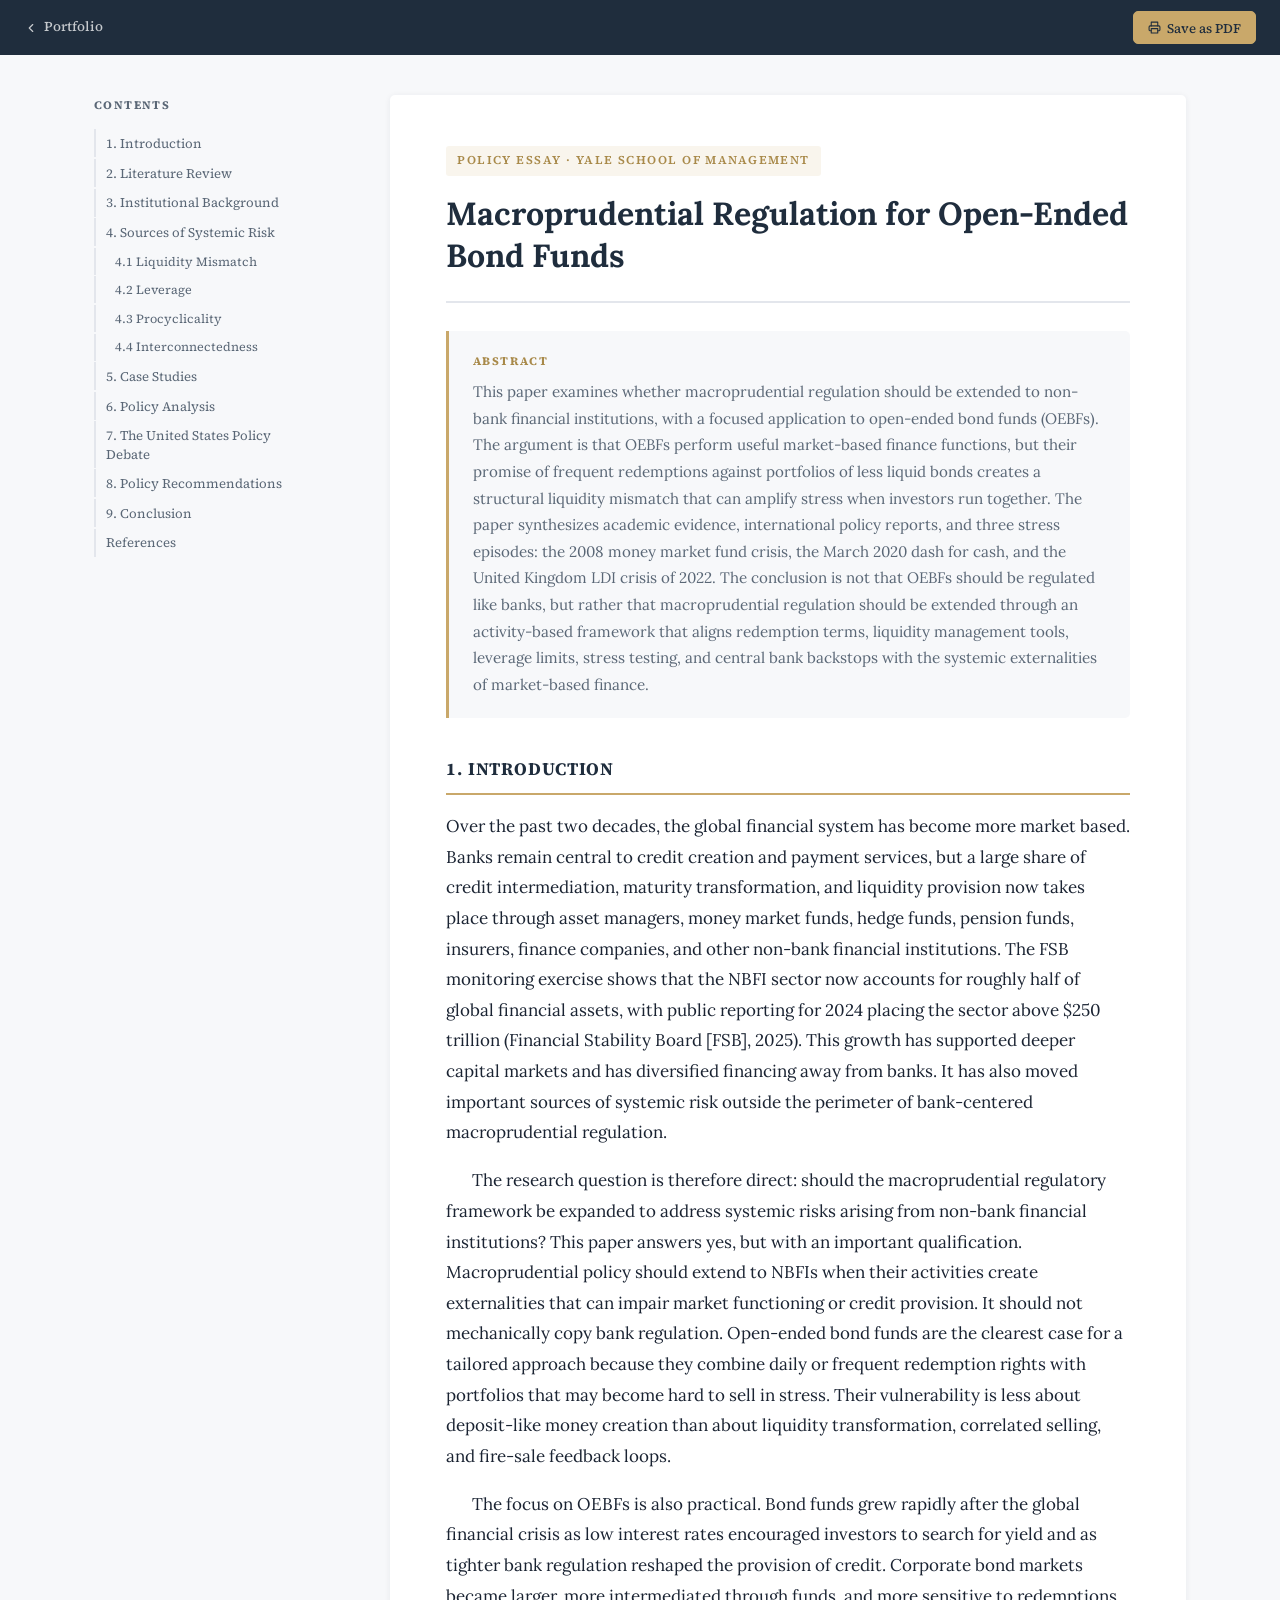
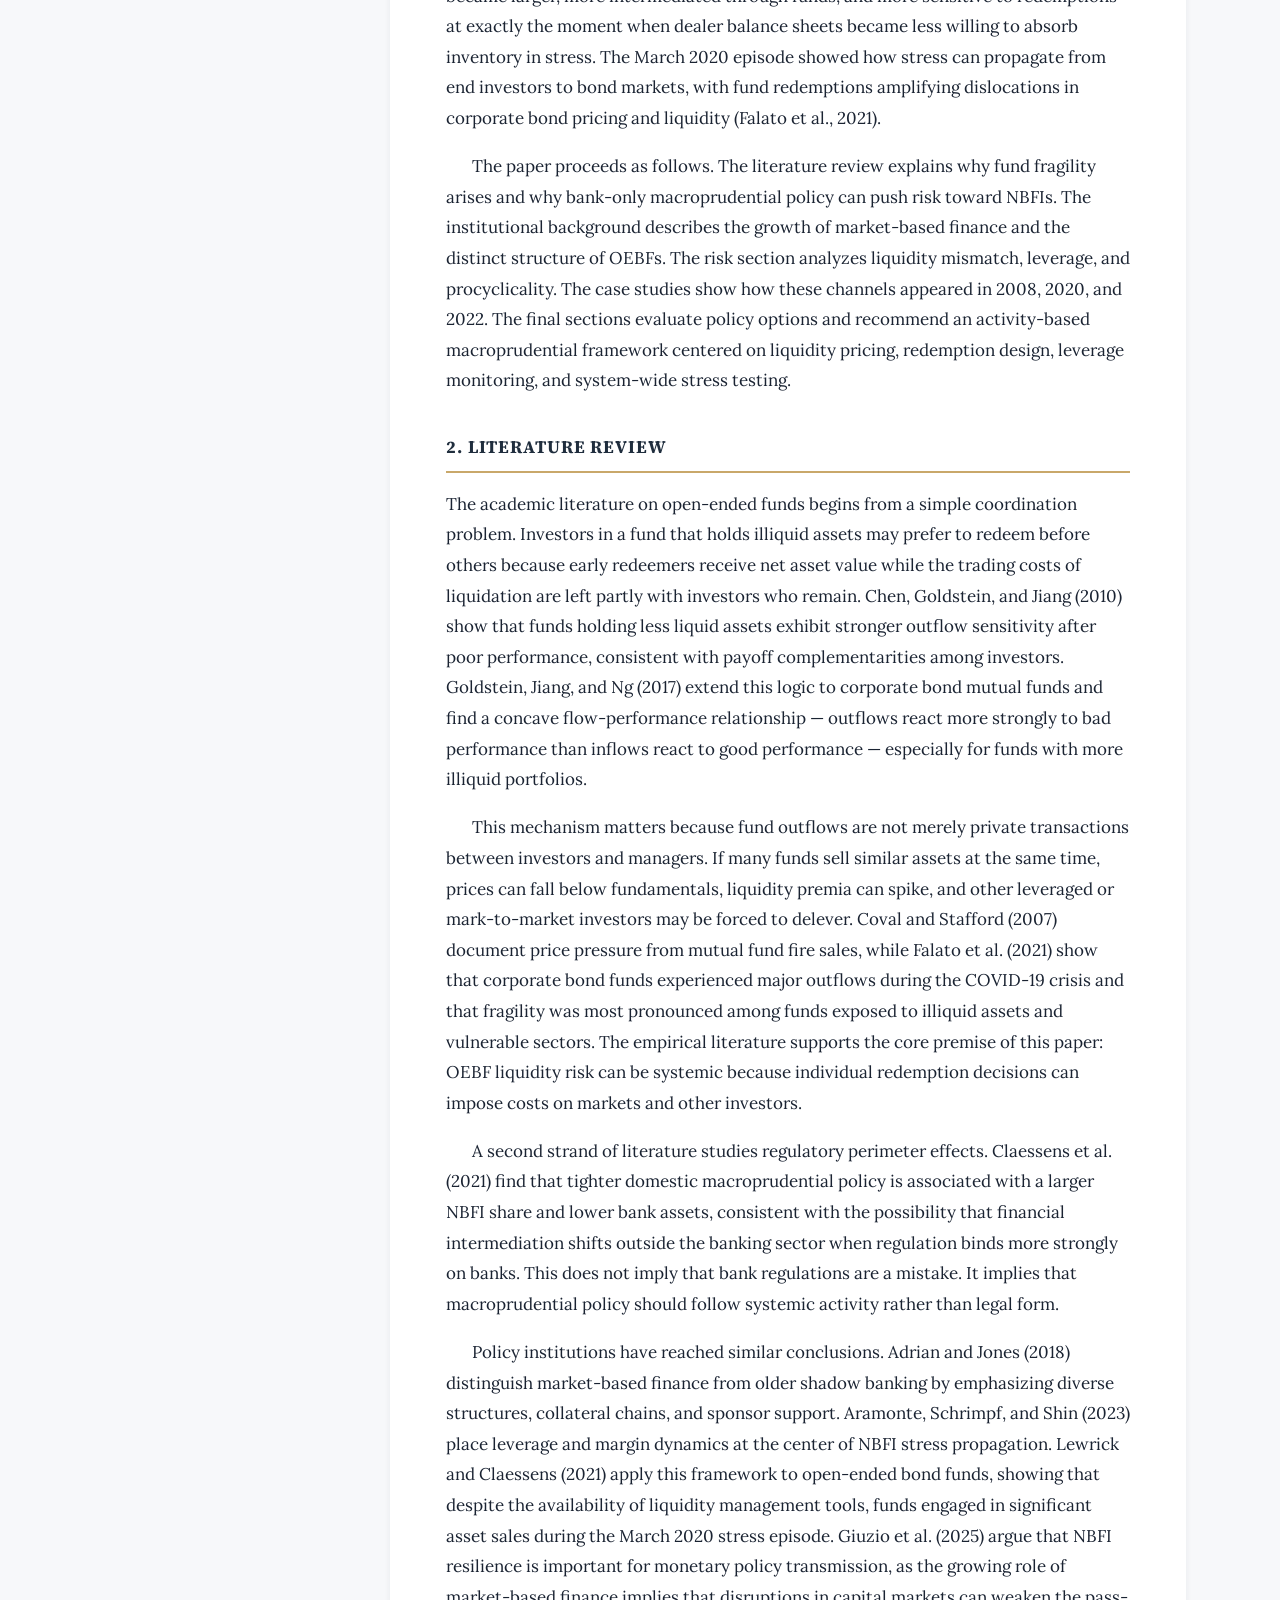
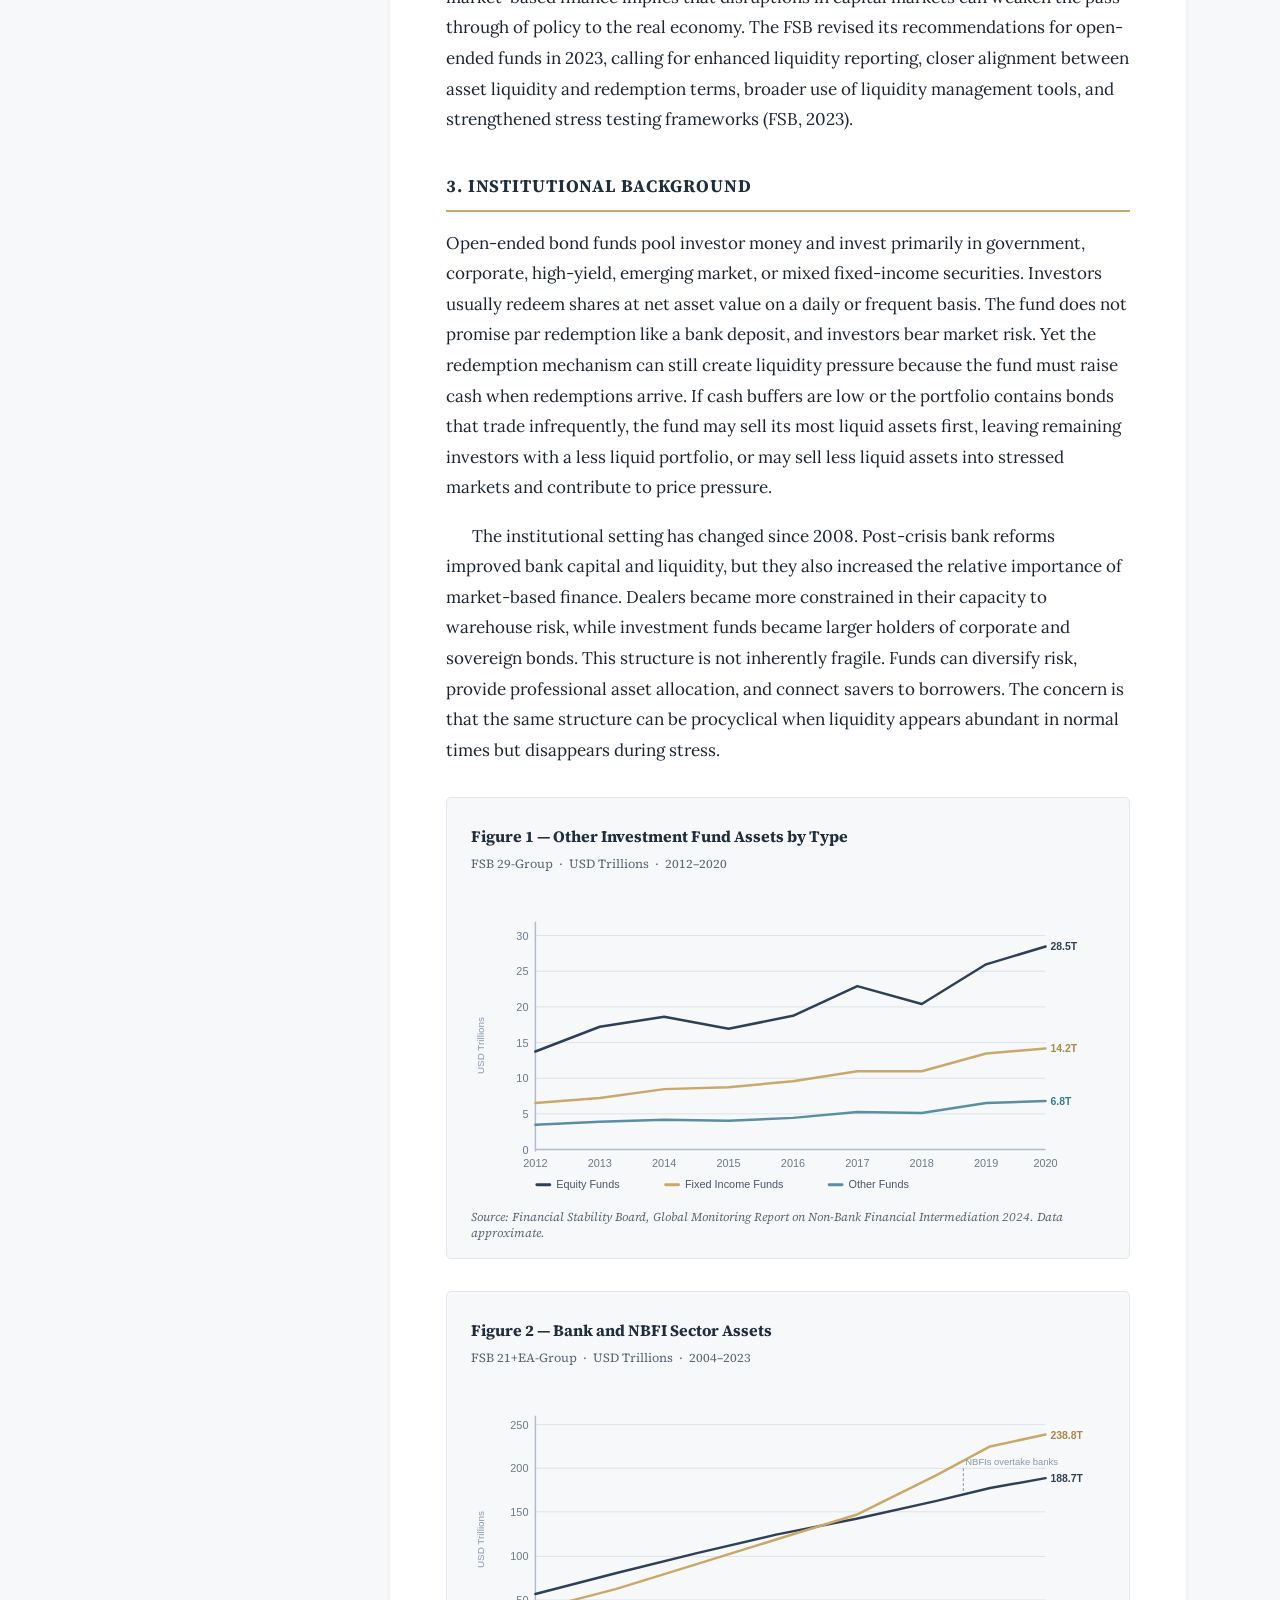
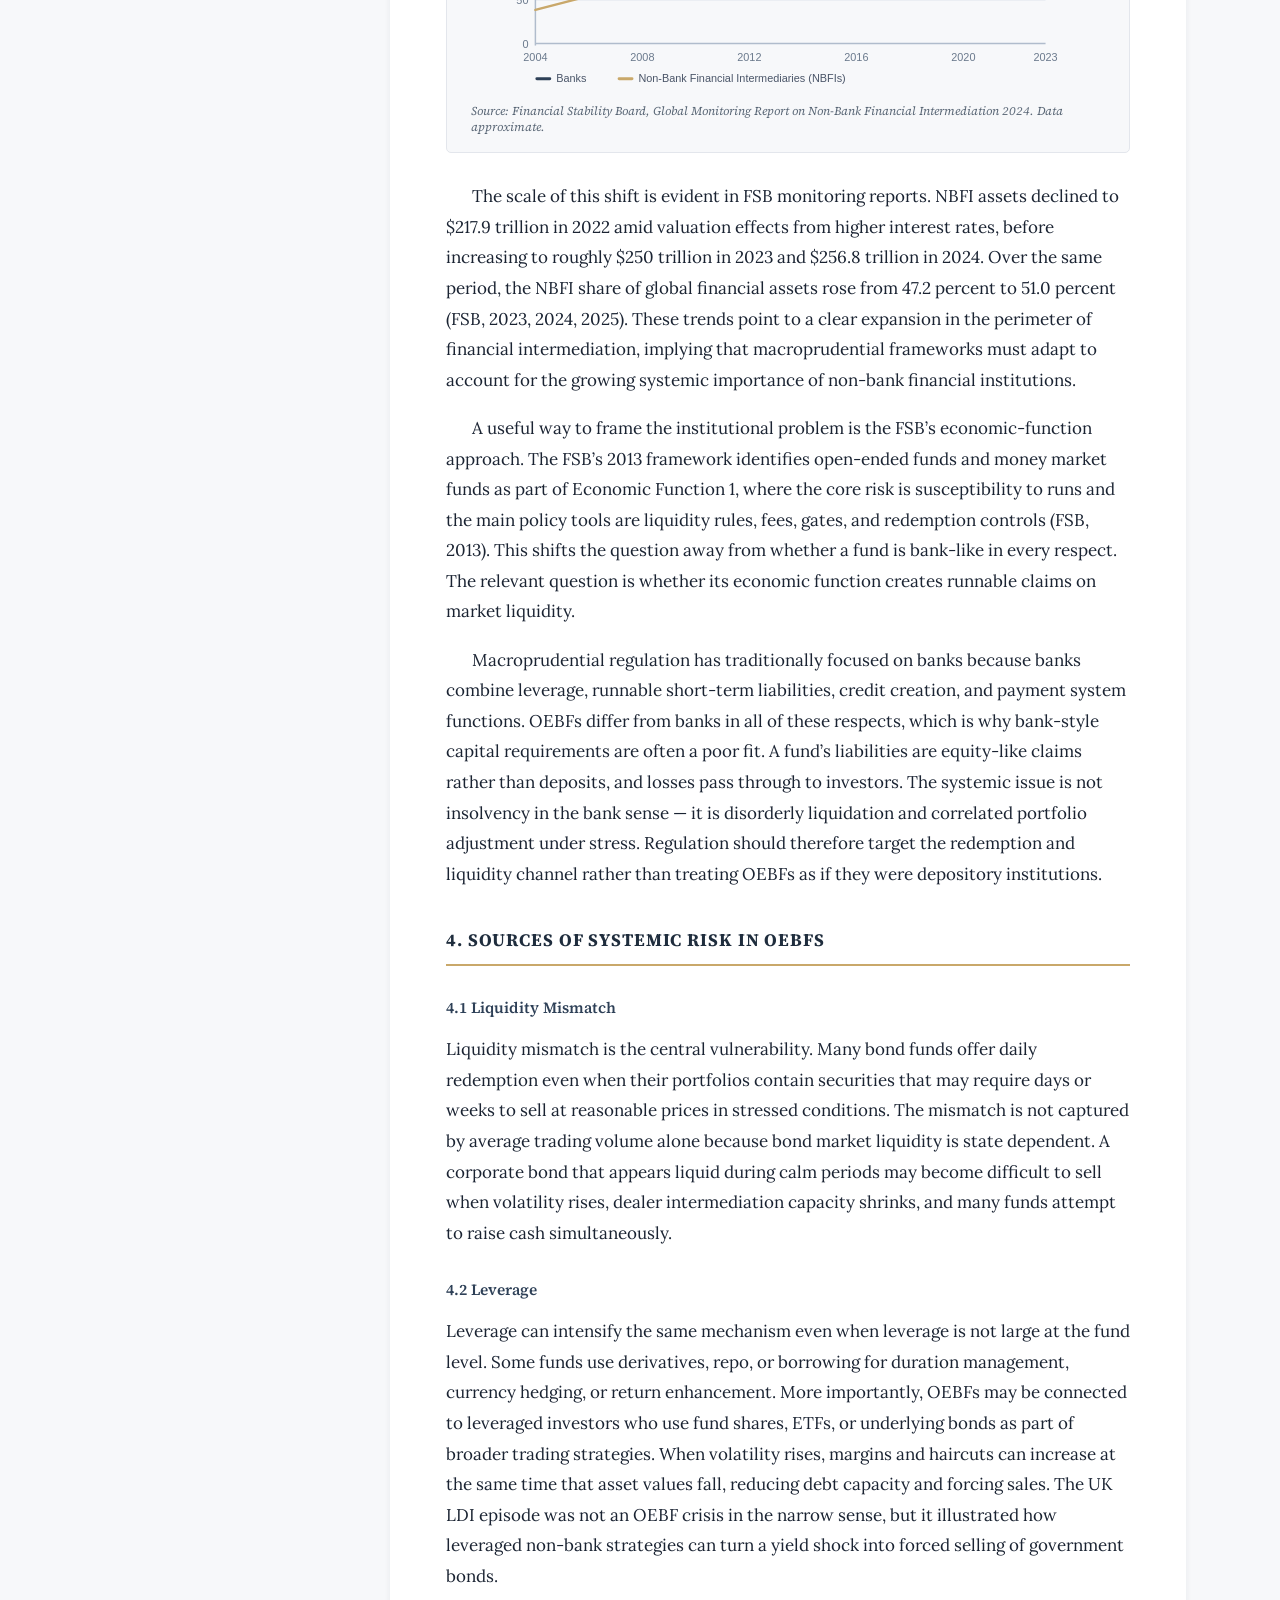
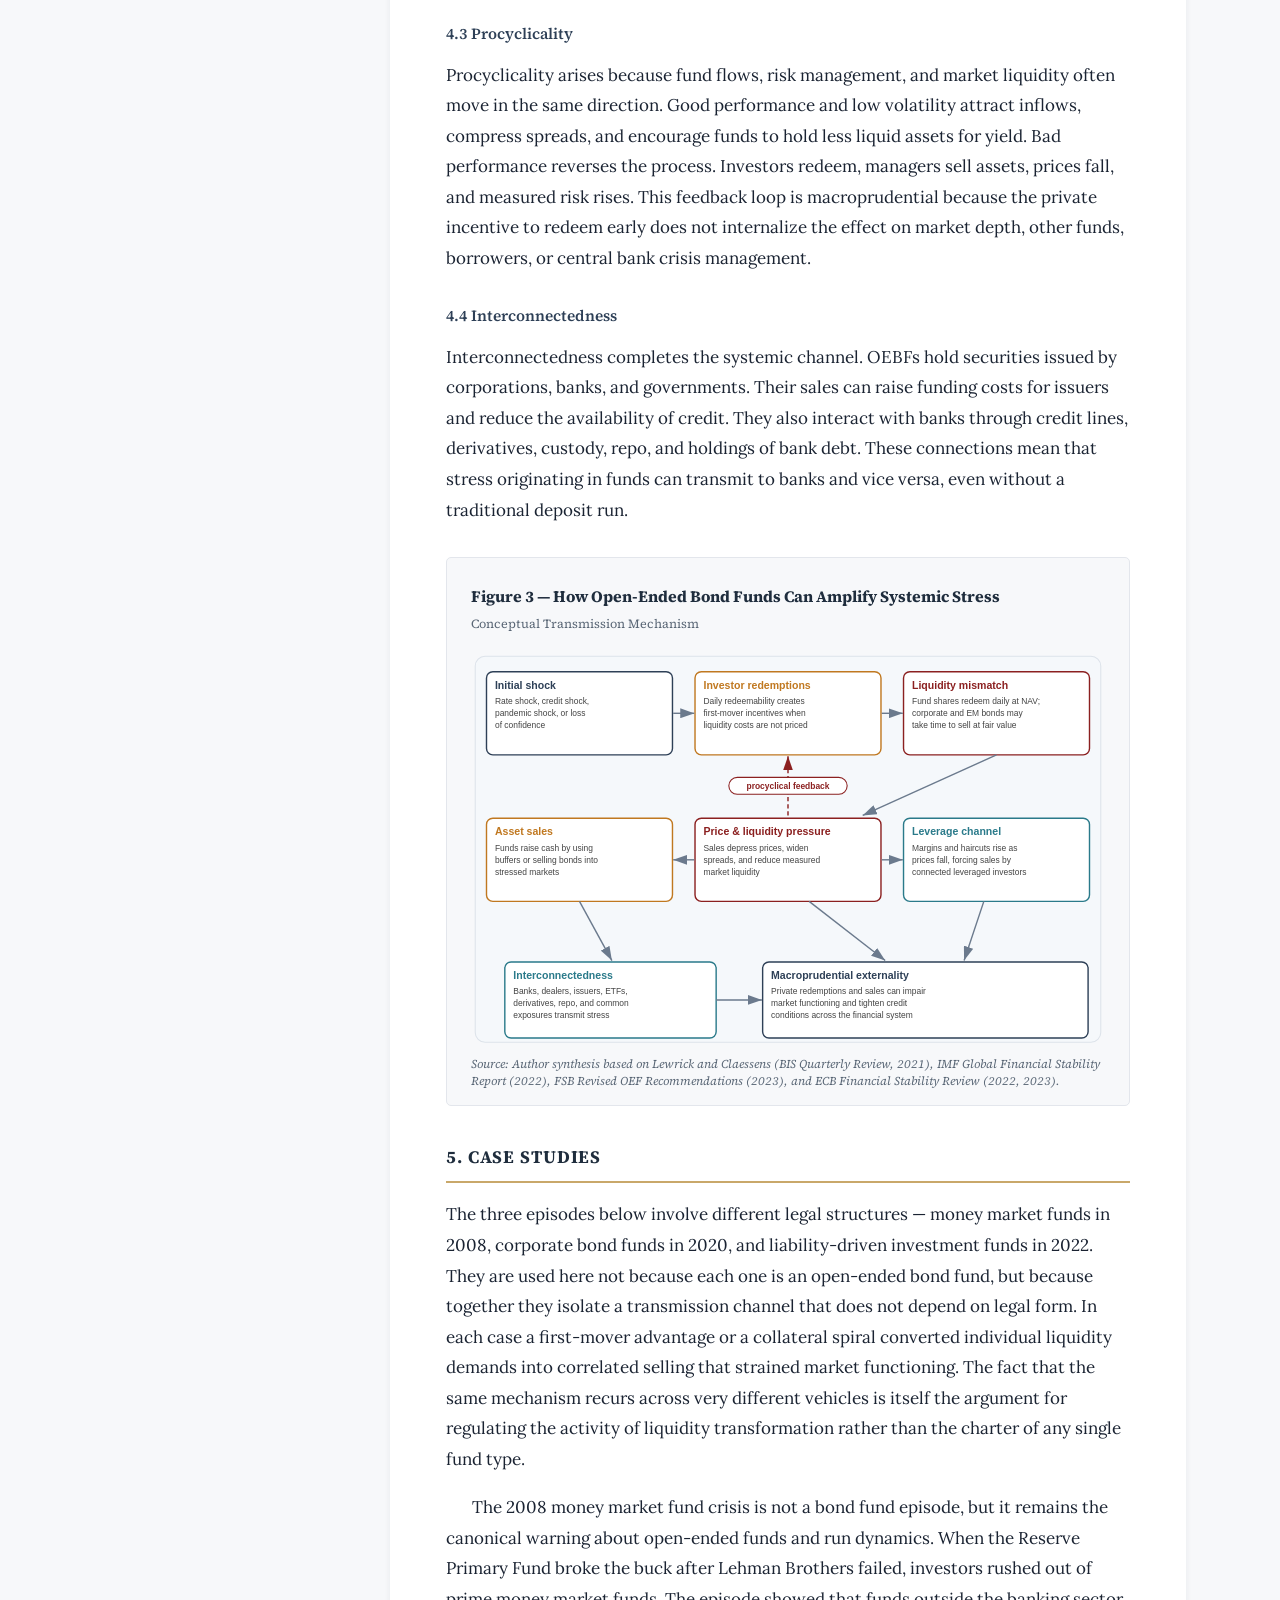
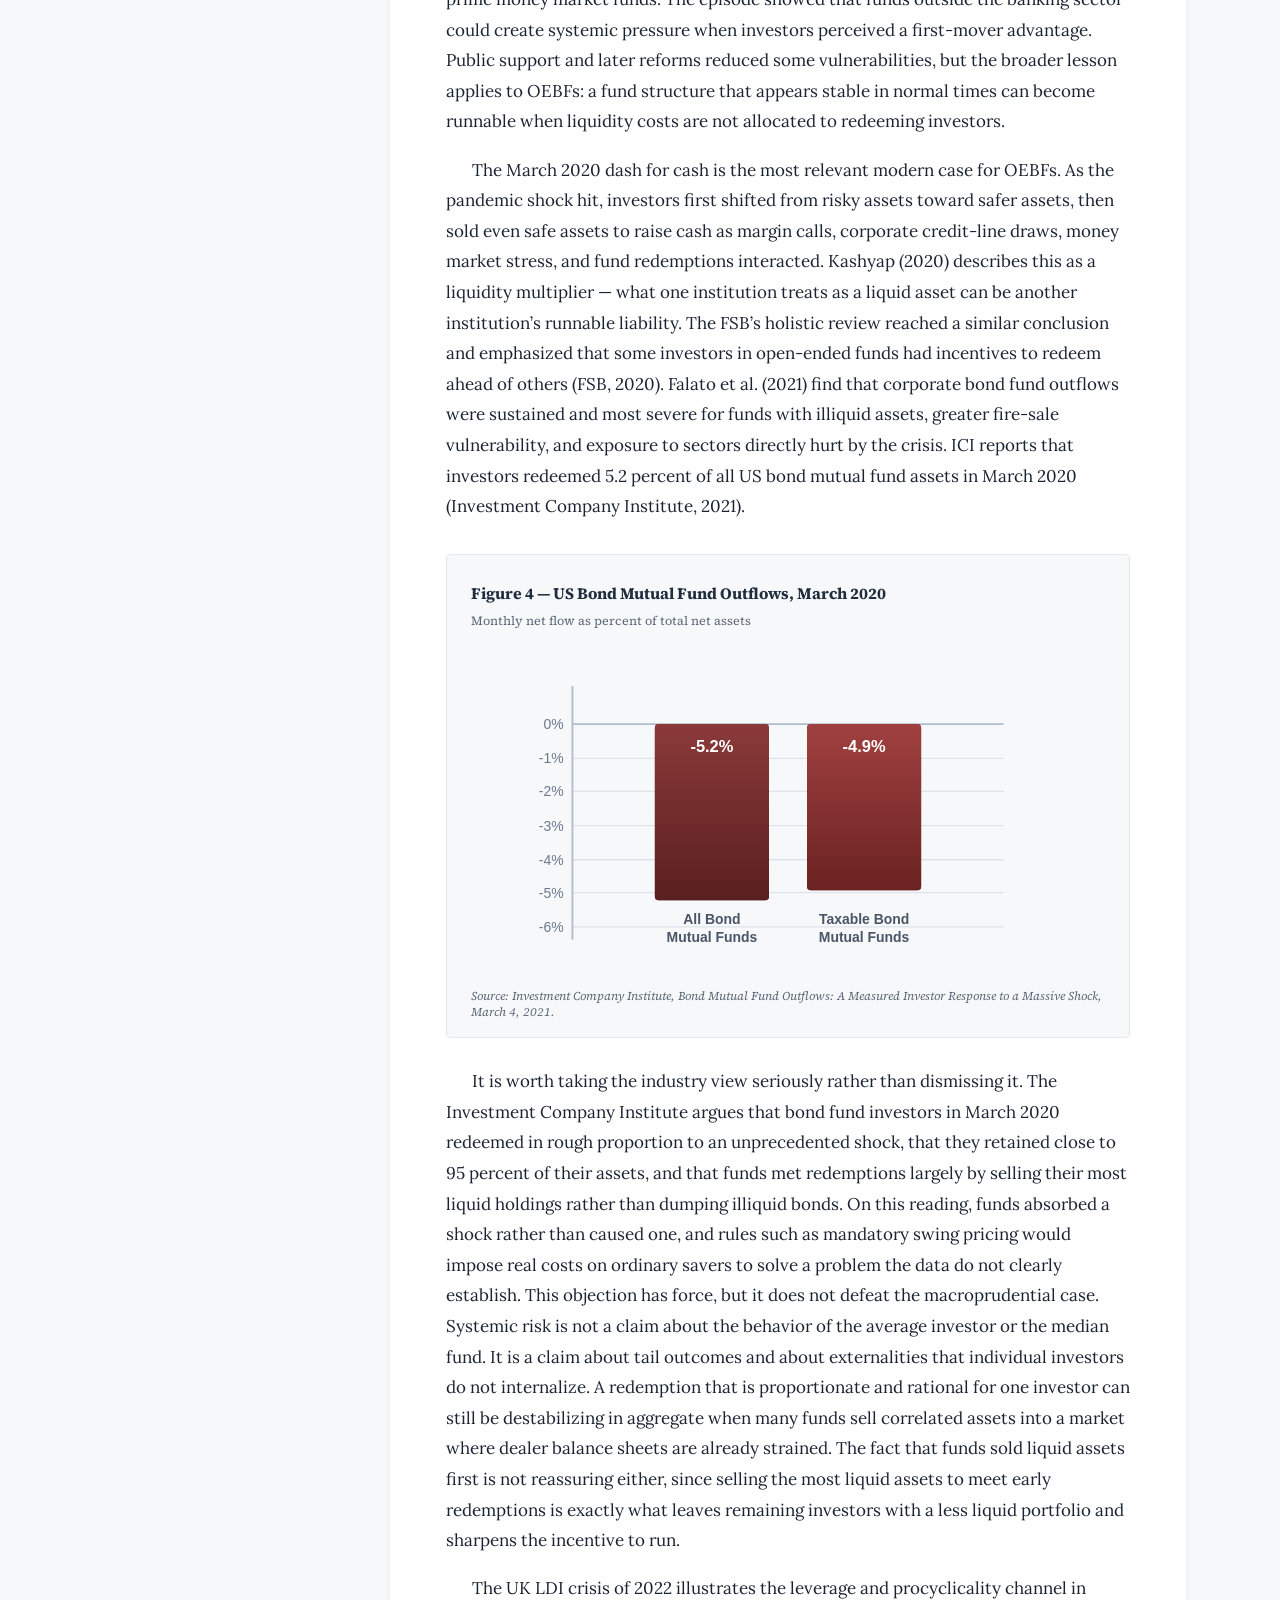
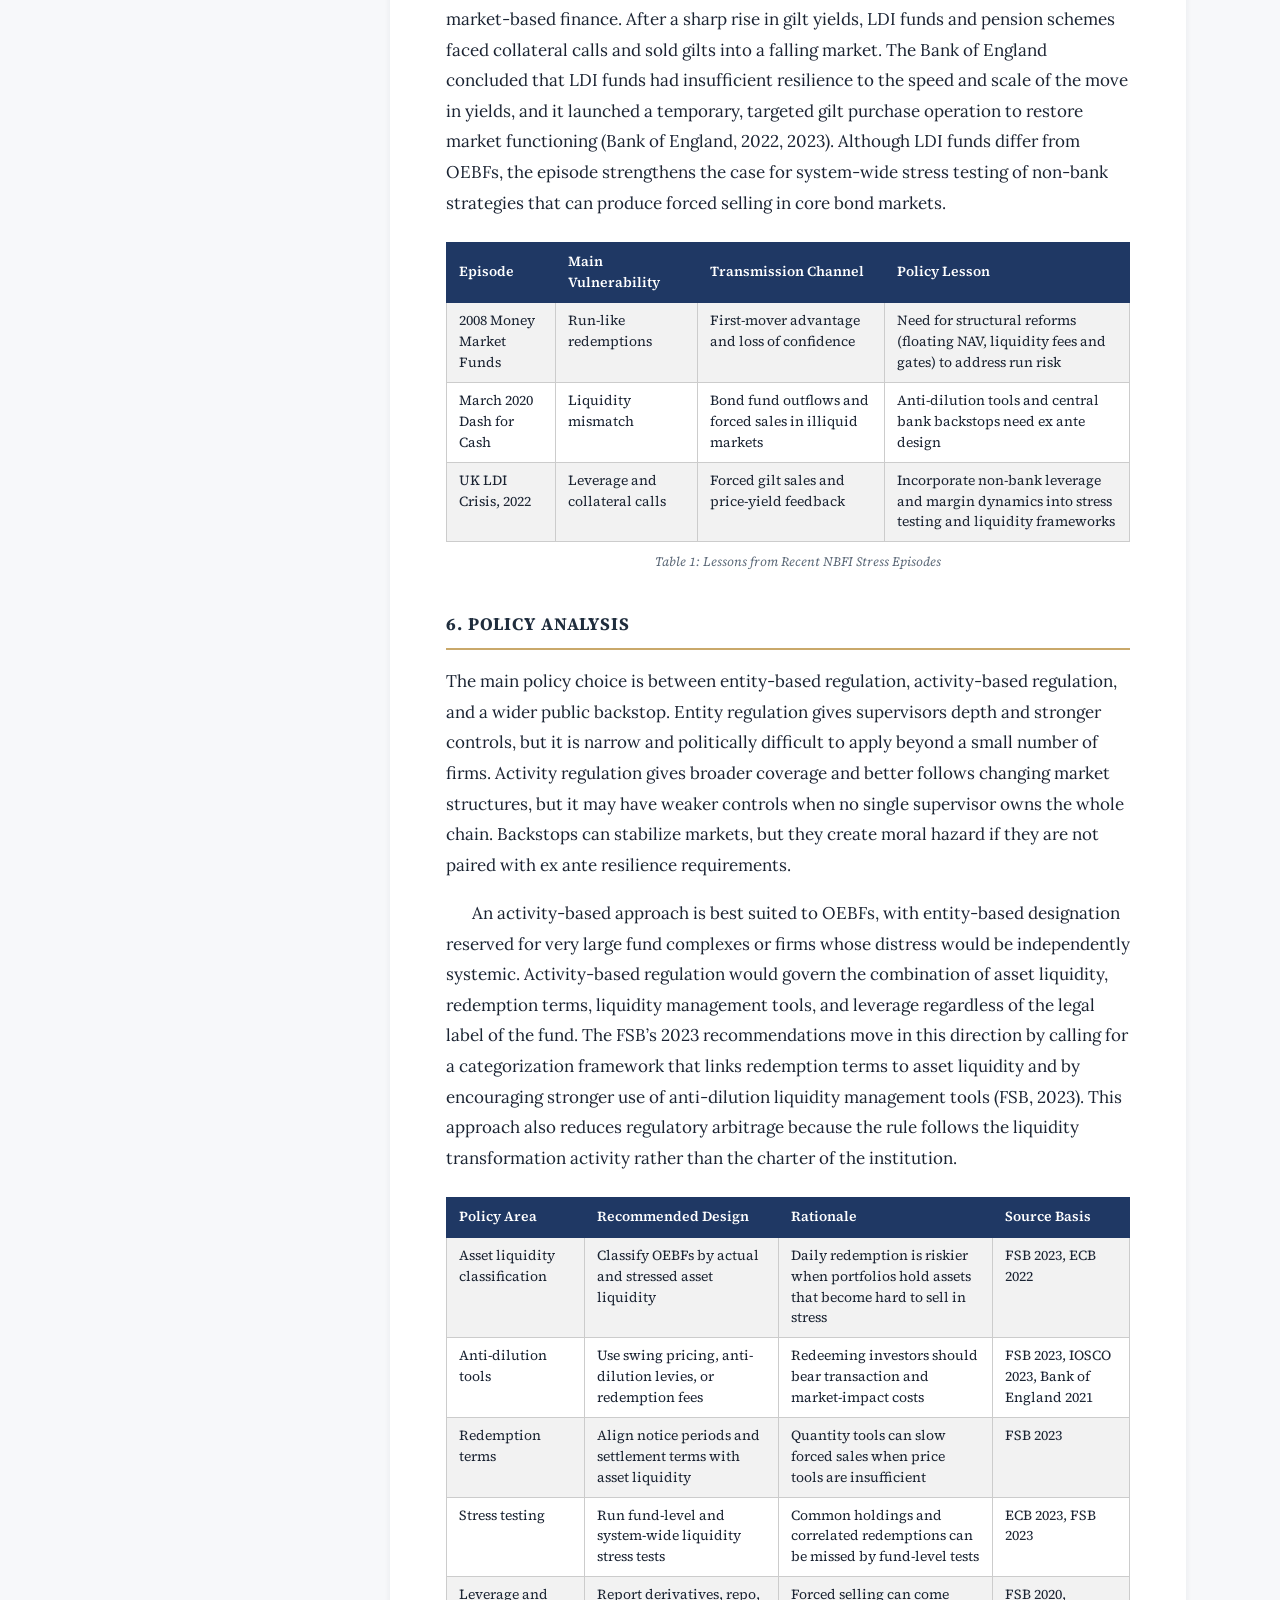
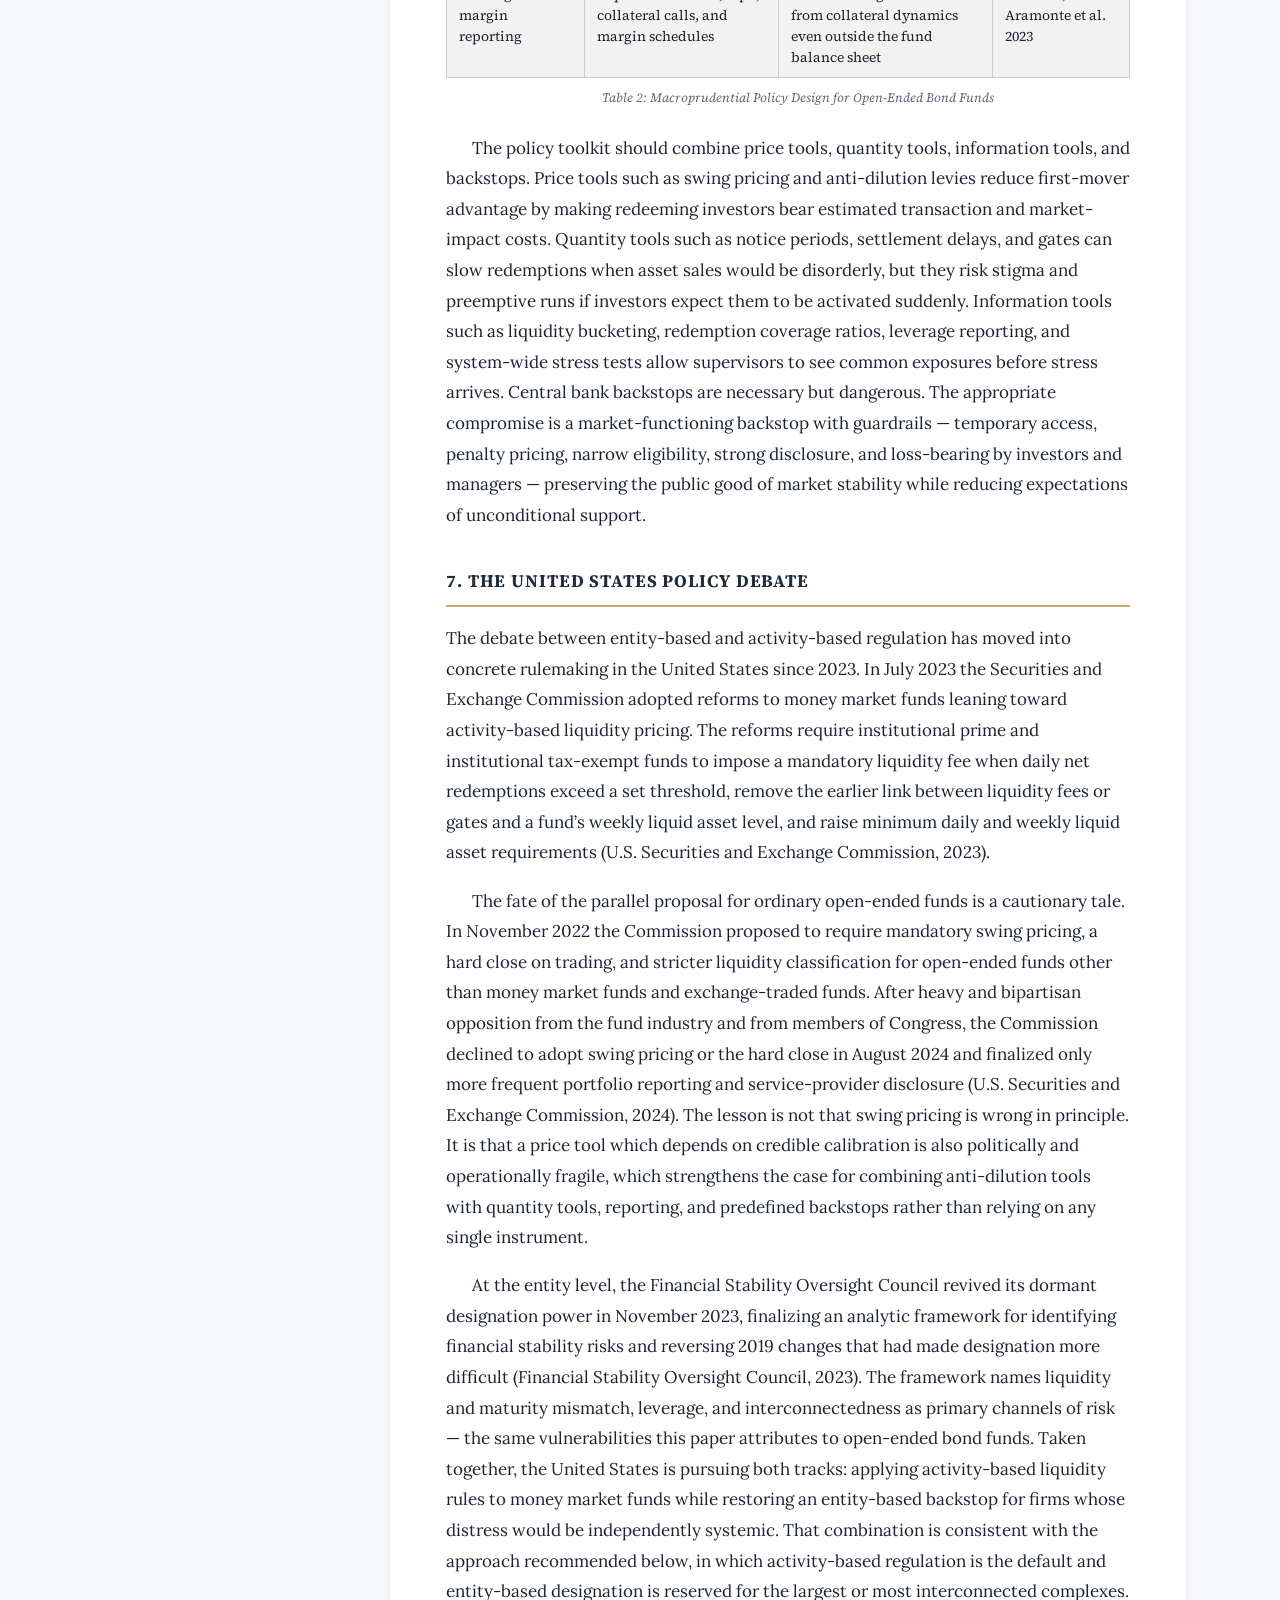
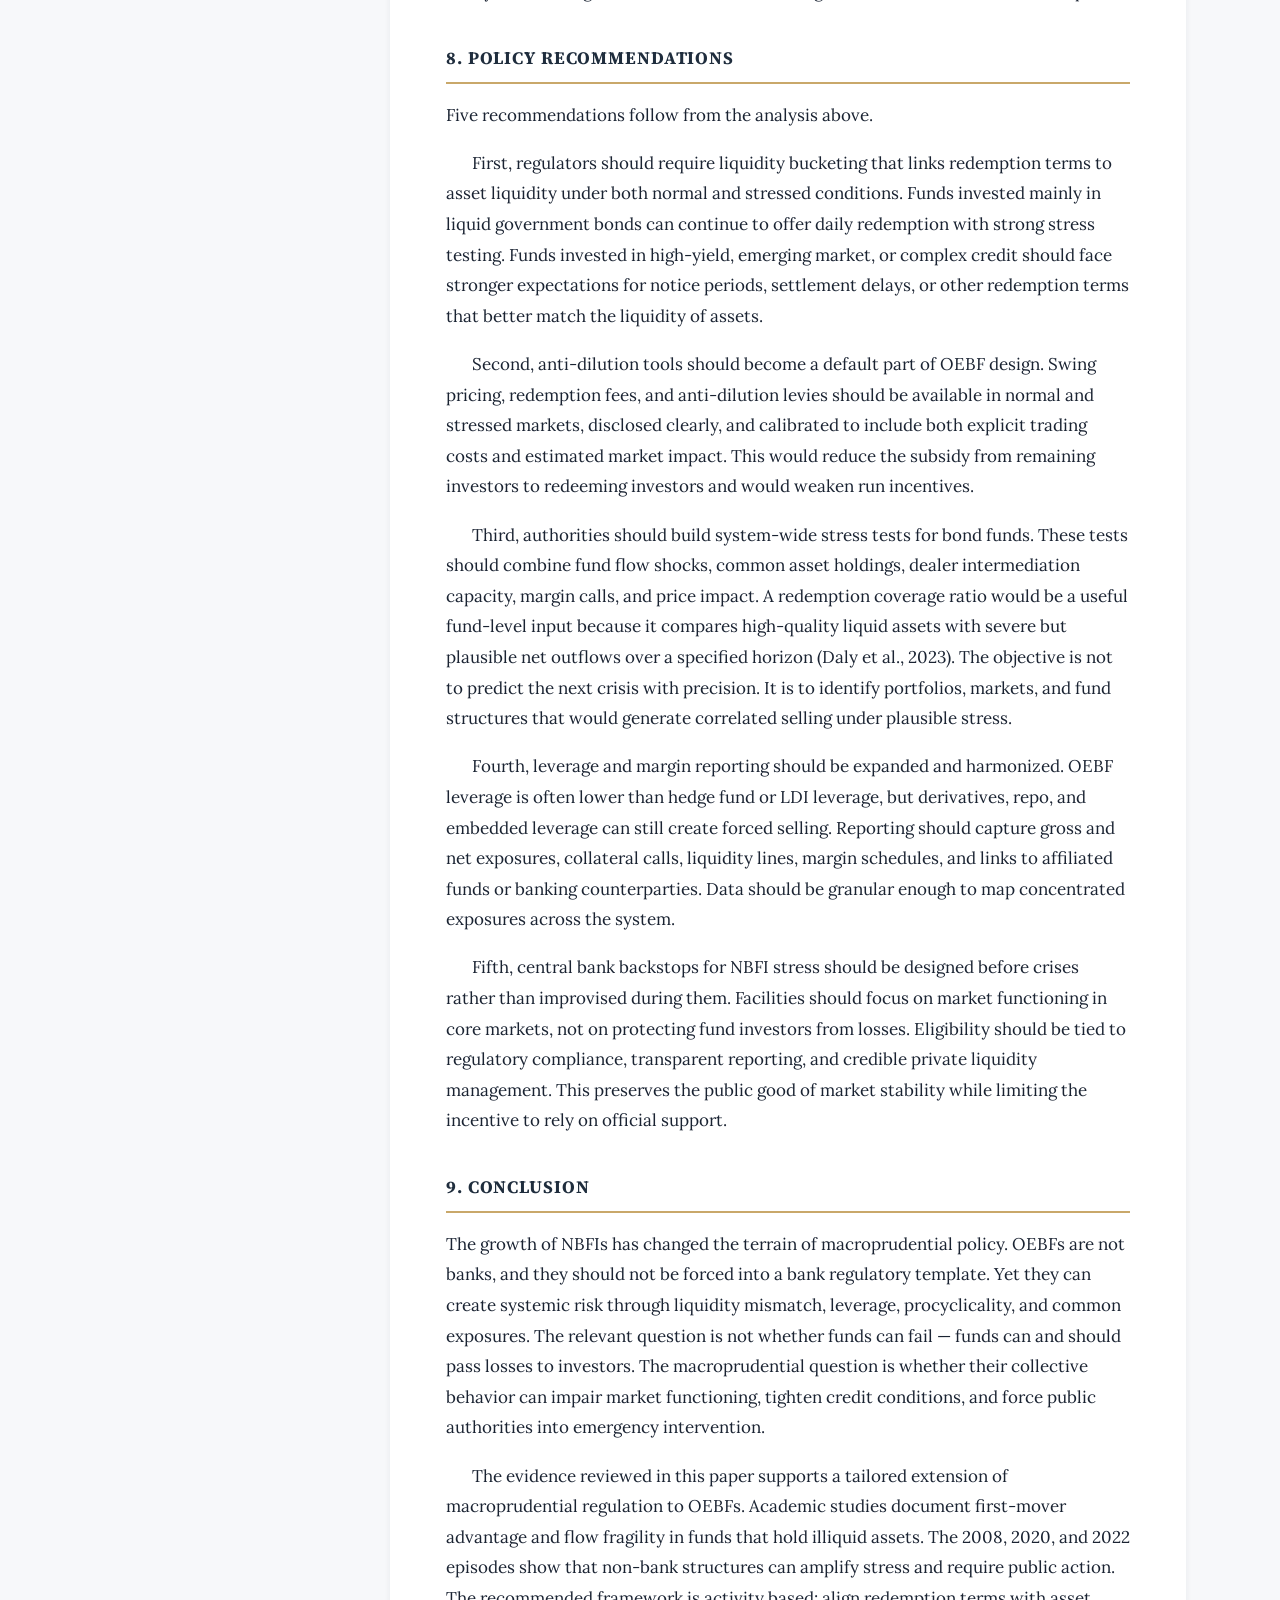
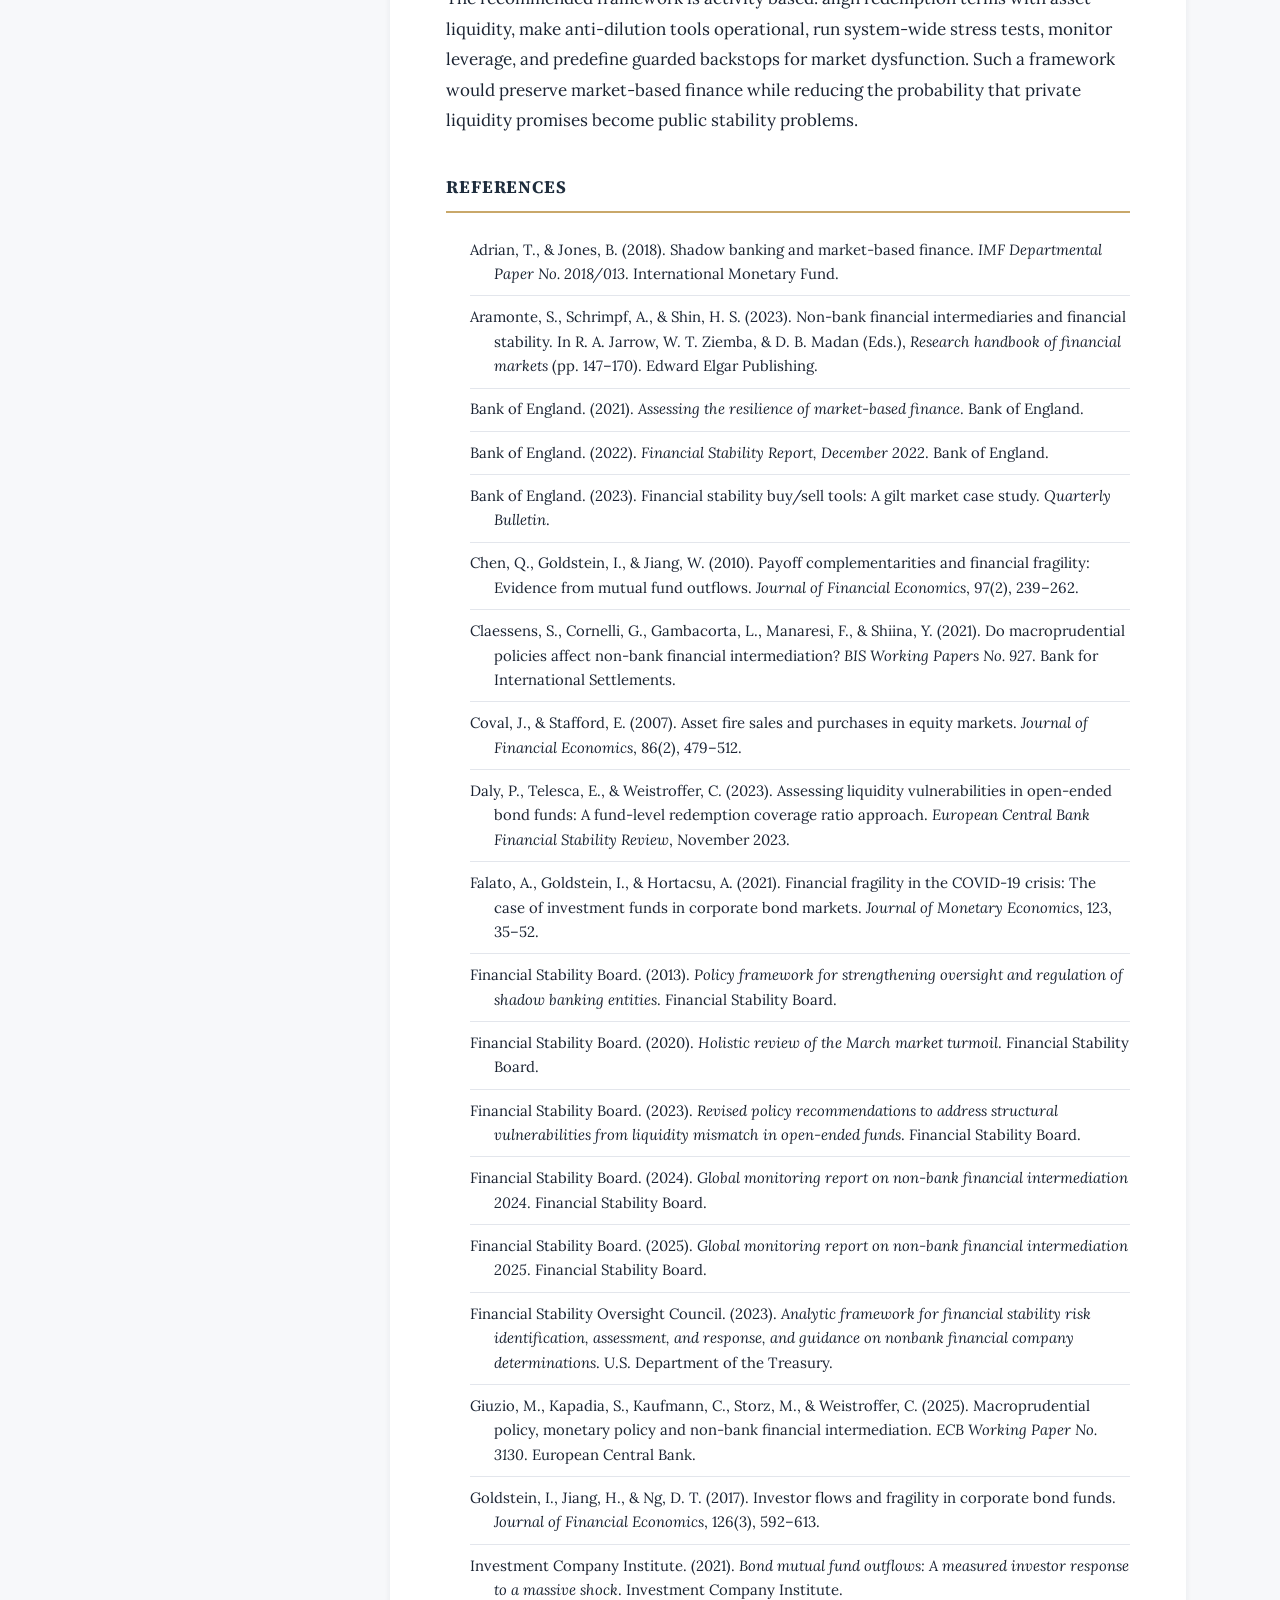
<file: paper-macroprudential-oebf.html>
<!DOCTYPE html>
<html lang="en">
<head>
    <meta charset="UTF-8" />
    <meta name="viewport" content="width=device-width, initial-scale=1.0" />
    <title>Macroprudential Regulation for Open-Ended Bond Funds &mdash; Muhammad Umar Shinwari</title>
    <link rel="preconnect" href="https://fonts.googleapis.com" />
    <link rel="preconnect" href="https://fonts.gstatic.com" crossorigin />
    <link href="https://fonts.googleapis.com/css2?family=Lora:ital,wght@0,400;0,600;0,700;1,400&family=Source+Serif+4:ital,opsz,wght@0,8..60,300;0,8..60,400;0,8..60,600;1,8..60,400&display=swap" rel="stylesheet" />
    <style>
        *, *::before, *::after { box-sizing: border-box; margin: 0; padding: 0; }

        :root {
            --navy: #2E4057;
            --navy-dark: #1F2D3D;
            --navy-light: #3E5574;
            --accent: #C9A86A;
            --accent-dark: #A88949;
            --text: #1A2332;
            --text-muted: #5A6776;
            --bg: #FFFFFF;
            --bg-alt: #F7F8FA;
            --border: #E3E6EC;
            --font-body: 'Lora', Georgia, serif;
            --font-ui: 'Source Serif 4', Georgia, serif;
            --radius: 5px;
            --transition: 0.22s ease;
        }

        html { scroll-behavior: smooth; }

        body {
            font-family: var(--font-body);
            font-size: 17px;
            line-height: 1.8;
            color: var(--text);
            background: var(--bg-alt);
            -webkit-font-smoothing: antialiased;
        }

        a { color: var(--navy); text-decoration: none; }
        a:hover { color: var(--accent-dark); text-decoration: underline; }

        /* Top bar */
        .topbar {
            background: var(--navy-dark);
            padding: 0.7rem 1.5rem;
            display: flex;
            align-items: center;
            justify-content: space-between;
            gap: 1rem;
            flex-wrap: wrap;
            position: sticky;
            top: 0;
            z-index: 200;
        }

        .back-link {
            display: inline-flex;
            align-items: center;
            gap: 0.4rem;
            font-family: var(--font-ui);
            font-size: 0.85rem;
            font-weight: 500;
            color: rgba(255,255,255,0.75);
            transition: color var(--transition);
            text-decoration: none;
        }
        .back-link:hover { color: var(--accent); text-decoration: none; }
        .back-link svg { width: 14px; height: 14px; stroke: currentColor; fill: none; stroke-width: 2; stroke-linecap: round; stroke-linejoin: round; }

        .topbar-actions { display: flex; gap: 0.5rem; }

        .btn-sm {
            display: inline-flex;
            align-items: center;
            gap: 0.35rem;
            padding: 0.4rem 0.9rem;
            font-family: var(--font-ui);
            font-size: 0.82rem;
            font-weight: 500;
            border-radius: var(--radius);
            border: 1.5px solid transparent;
            cursor: pointer;
            transition: all var(--transition);
            text-decoration: none;
        }
        .btn-sm svg { width: 13px; height: 13px; stroke: currentColor; fill: none; stroke-width: 2; stroke-linecap: round; stroke-linejoin: round; }
        .btn-gold { background: var(--accent); color: var(--navy-dark); border-color: var(--accent); }
        .btn-gold:hover { background: var(--accent-dark); border-color: var(--accent-dark); color: #fff; text-decoration: none; }

        /* Layout */
        .layout {
            display: grid;
            grid-template-columns: 240px 1fr;
            max-width: 1140px;
            margin: 0 auto;
            padding: 2.5rem 1.5rem;
            gap: 3.5rem;
            align-items: start;
        }

        /* TOC */
        .toc-wrap {
            position: sticky;
            top: 56px;
            max-height: calc(100vh - 80px);
            overflow-y: auto;
            padding-right: 0.5rem;
            scrollbar-width: thin;
        }

        .toc-title {
            font-family: var(--font-ui);
            font-size: 0.72rem;
            font-weight: 700;
            text-transform: uppercase;
            letter-spacing: 0.12em;
            color: var(--text-muted);
            margin-bottom: 0.85rem;
        }

        .toc-list { list-style: none; }
        .toc-list li { margin-bottom: 0.1rem; }
        .toc-list a {
            display: block;
            font-family: var(--font-ui);
            font-size: 0.82rem;
            color: var(--text-muted);
            padding: 0.3rem 0.6rem;
            border-left: 2px solid var(--border);
            border-radius: 0 3px 3px 0;
            transition: all var(--transition);
            line-height: 1.4;
            text-decoration: none;
        }
        .toc-list a:hover,
        .toc-list a.active {
            color: var(--navy);
            border-left-color: var(--accent);
            background: rgba(201,168,106,0.07);
            text-decoration: none;
        }
        .toc-list a.sub {
            padding-left: 1.2rem;
            font-size: 0.78rem;
        }

        /* Article */
        .article { min-width: 0; background: var(--bg); border-radius: var(--radius); padding: 3rem 3.5rem; box-shadow: 0 1px 6px rgba(31,45,61,0.07); }

        /* Header */
        .article-badge {
            display: inline-block;
            font-family: var(--font-ui);
            font-size: 0.75rem;
            font-weight: 600;
            text-transform: uppercase;
            letter-spacing: 0.12em;
            color: var(--accent-dark);
            background: rgba(201,168,106,0.12);
            padding: 0.25rem 0.7rem;
            border-radius: 3px;
            margin-bottom: 1.1rem;
        }

        .article-title {
            font-family: var(--font-body);
            font-size: clamp(1.45rem, 2.5vw, 2rem);
            font-weight: 700;
            line-height: 1.3;
            color: var(--navy-dark);
            margin-bottom: 1.75rem;
            padding-bottom: 1.5rem;
            border-bottom: 2px solid var(--border);
        }

        /* Abstract box */
        .abstract-box {
            background: var(--bg-alt);
            border-left: 3px solid var(--accent);
            border-radius: 0 var(--radius) var(--radius) 0;
            padding: 1.25rem 1.5rem;
            margin-bottom: 2rem;
        }

        .abstract-label {
            font-family: var(--font-ui);
            font-size: 0.72rem;
            font-weight: 700;
            text-transform: uppercase;
            letter-spacing: 0.12em;
            color: var(--accent-dark);
            margin-bottom: 0.5rem;
        }

        .abstract-box p {
            font-size: 0.95rem;
            line-height: 1.75;
            color: var(--text-muted);
            text-indent: 0;
            margin-bottom: 0;
        }

        /* Sections */
        h2.sec {
            font-family: var(--font-ui);
            font-size: 1.1rem;
            font-weight: 700;
            color: var(--navy-dark);
            text-transform: uppercase;
            letter-spacing: 0.05em;
            border-bottom: 2px solid var(--accent);
            padding-bottom: 0.45rem;
            margin: 2.25rem 0 1rem;
        }

        h3.subsec {
            font-family: var(--font-ui);
            font-size: 0.97rem;
            font-weight: 600;
            color: var(--navy);
            margin: 1.75rem 0 0.75rem;
        }

        p {
            margin-bottom: 1.1rem;
            text-indent: 1.5em;
        }
        p:first-of-type,
        h2.sec + p,
        h3.subsec + p { text-indent: 0; }
        p:last-child { margin-bottom: 0; }

        /* Tables */
        .data-table {
            width: 100%;
            border-collapse: collapse;
            font-family: var(--font-ui);
            font-size: 0.87rem;
            margin: 1.5rem 0 0.5rem;
            line-height: 1.5;
        }
        .data-table th {
            background: #1F3864;
            color: #fff;
            font-weight: 600;
            padding: 0.55rem 0.75rem;
            text-align: left;
            border: 1px solid #1F3864;
        }
        .data-table td {
            padding: 0.5rem 0.75rem;
            border: 1px solid #CCCCCC;
            vertical-align: top;
        }
        .data-table tr:nth-child(odd) td { background: #F2F2F2; }
        .data-table tr:nth-child(even) td { background: #fff; }
        .table-caption {
            font-family: var(--font-ui);
            font-size: 0.8rem;
            color: var(--text-muted);
            font-style: italic;
            text-align: center;
            margin-bottom: 1.5rem;
        }

        /* Lists */
        .body-list {
            margin: 0.5rem 0 1.1rem 2rem;
        }
        .body-list li {
            margin-bottom: 0.5rem;
            line-height: 1.7;
        }

        /* Figures */
        .chart-wrap {
            margin: 2rem 0 1.75rem;
            background: var(--bg-alt);
            border: 1px solid var(--border);
            border-radius: var(--radius);
            padding: 1.5rem 1.5rem 1rem;
        }
        .chart-title {
            font-family: var(--font-ui);
            font-size: 1rem;
            font-weight: 700;
            color: var(--navy-dark);
            margin-bottom: 0.15rem;
        }
        .chart-subtitle {
            font-family: var(--font-ui);
            font-size: 0.78rem;
            color: var(--text-muted);
            margin-bottom: 1rem;
        }
        .chart-svg { width: 100%; height: auto; display: block; }
        .chart-source {
            font-family: var(--font-ui);
            font-size: 0.75rem;
            color: var(--text-muted);
            font-style: italic;
            margin-top: 0.6rem;
            line-height: 1.4;
            text-indent: 0;
        }
        /* Transmission diagram */
        .diagram-wrap {
            margin: 2rem 0 1.75rem;
            background: var(--bg-alt);
            border: 1px solid var(--border);
            border-radius: var(--radius);
            padding: 1.5rem;
        }
        .diagram-grid {
            display: grid;
            grid-template-columns: 1fr 1fr 1fr;
            grid-template-rows: auto auto auto;
            gap: 0.75rem 1rem;
            position: relative;
        }
        .d-box {
            border: 2px solid;
            border-radius: 6px;
            padding: 0.7rem 0.9rem;
            font-family: var(--font-ui);
            font-size: 0.82rem;
            line-height: 1.4;
            position: relative;
        }
        .d-box strong {
            display: block;
            font-size: 0.88rem;
            margin-bottom: 0.25rem;
        }
        .d-box.navy  { border-color: #1F2D3D; background: rgba(31,45,61,0.05); }
        .d-box.navy strong { color: #1F2D3D; }
        .d-box.gold  { border-color: #A88949; background: rgba(201,168,106,0.1); }
        .d-box.gold strong { color: #A88949; }
        .d-box.red   { border-color: #8B3A3A; background: rgba(139,58,58,0.07); }
        .d-box.red strong { color: #8B3A3A; }
        .d-box.teal  { border-color: #2E7D6E; background: rgba(46,125,110,0.07); }
        .d-box.teal strong { color: #2E7D6E; }
        .d-arrow {
            display: flex;
            align-items: center;
            justify-content: center;
            font-size: 1.4rem;
            color: var(--text-muted);
            font-weight: 300;
        }
        .diagram-row {
            display: contents;
        }
        .d-feedback {
            grid-column: 2;
            text-align: center;
            font-family: var(--font-ui);
            font-size: 0.72rem;
            font-weight: 700;
            color: #8B3A3A;
            letter-spacing: 0.05em;
            text-transform: uppercase;
            padding: 0.2rem 0.5rem;
            background: rgba(139,58,58,0.08);
            border-radius: 3px;
            border: 1px solid rgba(139,58,58,0.2);
            align-self: center;
            justify-self: center;
        }
        .d-arrows-row {
            display: flex;
            justify-content: space-between;
            padding: 0 0.5rem;
            color: var(--text-muted);
            font-size: 1.2rem;
        }

        /* References */
        .ref-list { list-style: none; }
        .ref-list li {
            font-size: 0.93rem;
            padding: 0.55rem 0 0.55rem 1.5rem;
            border-bottom: 1px solid var(--border);
            text-indent: -1.5rem;
            margin-left: 1.5rem;
            line-height: 1.65;
        }
        .ref-list li:last-child { border-bottom: none; }

        /* Responsive */
        @media (max-width: 860px) {
            .layout { grid-template-columns: 1fr; gap: 1.5rem; }
            .toc-wrap { position: static; max-height: none; border: 1px solid var(--border); border-radius: var(--radius); padding: 1rem; background: var(--bg-alt); }
            .article { padding: 2rem 1.5rem; }
        }

        @media (max-width: 600px) {
            body { font-size: 16px; }
            .layout { padding: 1.25rem 1rem; }
            .article { padding: 1.5rem 1rem; }
            .data-table { font-size: 0.8rem; }
        }

        @media print {
            .topbar { display: none !important; }
            .toc-wrap { display: none !important; }
            aside { display: none !important; }
            .layout { display: block; padding: 0; max-width: 100%; }
            .article { box-shadow: none; border-radius: 0; padding: 1.5rem 2rem; }
            body { background: #fff; font-size: 11.5pt; line-height: 1.7; }
            h2.sec { page-break-after: avoid; }
            h3.subsec { page-break-after: avoid; }
            .abstract-box { page-break-inside: avoid; }
            a { color: inherit !important; text-decoration: none !important; }
        }
    </style>
</head>
<body>

<div class="topbar">
    <a href="index.html" class="back-link">
        <svg viewBox="0 0 24 24"><polyline points="15 18 9 12 15 6"/></svg>
        Portfolio
    </a>
    <div class="topbar-actions">
        <button onclick="window.print()" class="btn-sm btn-gold">
            <svg viewBox="0 0 24 24"><polyline points="6 9 6 2 18 2 18 9"/><path d="M6 18H4a2 2 0 0 1-2-2v-5a2 2 0 0 1 2-2h16a2 2 0 0 1 2 2v5a2 2 0 0 1-2 2h-2"/><rect x="6" y="14" width="12" height="8"/></svg>
            Save as PDF
        </button>
    </div>
</div>

<div class="layout">

    <aside>
        <nav class="toc-wrap" id="toc">
            <div class="toc-title">Contents</div>
            <ul class="toc-list">
                <li><a href="#introduction">1. Introduction</a></li>
                <li><a href="#literature">2. Literature Review</a></li>
                <li><a href="#institutional">3. Institutional Background</a></li>
                <li><a href="#systemic-risk">4. Sources of Systemic Risk</a></li>
                <li><a class="sub" href="#liquidity-mismatch">4.1 Liquidity Mismatch</a></li>
                <li><a class="sub" href="#leverage">4.2 Leverage</a></li>
                <li><a class="sub" href="#procyclicality">4.3 Procyclicality</a></li>
                <li><a class="sub" href="#interconnectedness">4.4 Interconnectedness</a></li>
                <li><a href="#case-studies">5. Case Studies</a></li>
                <li><a href="#policy-analysis">6. Policy Analysis</a></li>
                <li><a href="#us-policy">7. The United States Policy Debate</a></li>
                <li><a href="#recommendations">8. Policy Recommendations</a></li>
                <li><a href="#conclusion">9. Conclusion</a></li>
                <li><a href="#references">References</a></li>
            </ul>
        </nav>
    </aside>

    <article class="article">

        <div class="article-badge">Policy Essay &middot; Yale School of Management</div>
        <h1 class="article-title">Macroprudential Regulation for Open-Ended Bond Funds</h1>

        <div class="abstract-box">
            <div class="abstract-label">Abstract</div>
            <p>This paper examines whether macroprudential regulation should be extended to non-bank financial institutions, with a focused application to open-ended bond funds (OEBFs). The argument is that OEBFs perform useful market-based finance functions, but their promise of frequent redemptions against portfolios of less liquid bonds creates a structural liquidity mismatch that can amplify stress when investors run together. The paper synthesizes academic evidence, international policy reports, and three stress episodes: the 2008 money market fund crisis, the March 2020 dash for cash, and the United Kingdom LDI crisis of 2022. The conclusion is not that OEBFs should be regulated like banks, but rather that macroprudential regulation should be extended through an activity-based framework that aligns redemption terms, liquidity management tools, leverage limits, stress testing, and central bank backstops with the systemic externalities of market-based finance.</p>
        </div>

        <!-- 1. Introduction -->
        <h2 class="sec" id="introduction">1. Introduction</h2>

        <p>Over the past two decades, the global financial system has become more market based. Banks remain central to credit creation and payment services, but a large share of credit intermediation, maturity transformation, and liquidity provision now takes place through asset managers, money market funds, hedge funds, pension funds, insurers, finance companies, and other non-bank financial institutions. The FSB monitoring exercise shows that the NBFI sector now accounts for roughly half of global financial assets, with public reporting for 2024 placing the sector above $250 trillion (Financial Stability Board [FSB], 2025). This growth has supported deeper capital markets and has diversified financing away from banks. It has also moved important sources of systemic risk outside the perimeter of bank-centered macroprudential regulation.</p>

        <p>The research question is therefore direct: should the macroprudential regulatory framework be expanded to address systemic risks arising from non-bank financial institutions? This paper answers yes, but with an important qualification. Macroprudential policy should extend to NBFIs when their activities create externalities that can impair market functioning or credit provision. It should not mechanically copy bank regulation. Open-ended bond funds are the clearest case for a tailored approach because they combine daily or frequent redemption rights with portfolios that may become hard to sell in stress. Their vulnerability is less about deposit-like money creation than about liquidity transformation, correlated selling, and fire-sale feedback loops.</p>

        <p>The focus on OEBFs is also practical. Bond funds grew rapidly after the global financial crisis as low interest rates encouraged investors to search for yield and as tighter bank regulation reshaped the provision of credit. Corporate bond markets became larger, more intermediated through funds, and more sensitive to redemptions at exactly the moment when dealer balance sheets became less willing to absorb inventory in stress. The March 2020 episode showed how stress can propagate from end investors to bond markets, with fund redemptions amplifying dislocations in corporate bond pricing and liquidity (Falato et al., 2021).</p>

        <p>The paper proceeds as follows. The literature review explains why fund fragility arises and why bank-only macroprudential policy can push risk toward NBFIs. The institutional background describes the growth of market-based finance and the distinct structure of OEBFs. The risk section analyzes liquidity mismatch, leverage, and procyclicality. The case studies show how these channels appeared in 2008, 2020, and 2022. The final sections evaluate policy options and recommend an activity-based macroprudential framework centered on liquidity pricing, redemption design, leverage monitoring, and system-wide stress testing.</p>

        <!-- 2. Literature Review -->
        <h2 class="sec" id="literature">2. Literature Review</h2>

        <p>The academic literature on open-ended funds begins from a simple coordination problem. Investors in a fund that holds illiquid assets may prefer to redeem before others because early redeemers receive net asset value while the trading costs of liquidation are left partly with investors who remain. Chen, Goldstein, and Jiang (2010) show that funds holding less liquid assets exhibit stronger outflow sensitivity after poor performance, consistent with payoff complementarities among investors. Goldstein, Jiang, and Ng (2017) extend this logic to corporate bond mutual funds and find a concave flow-performance relationship &mdash; outflows react more strongly to bad performance than inflows react to good performance &mdash; especially for funds with more illiquid portfolios.</p>

        <p>This mechanism matters because fund outflows are not merely private transactions between investors and managers. If many funds sell similar assets at the same time, prices can fall below fundamentals, liquidity premia can spike, and other leveraged or mark-to-market investors may be forced to delever. Coval and Stafford (2007) document price pressure from mutual fund fire sales, while Falato et al. (2021) show that corporate bond funds experienced major outflows during the COVID-19 crisis and that fragility was most pronounced among funds exposed to illiquid assets and vulnerable sectors. The empirical literature supports the core premise of this paper: OEBF liquidity risk can be systemic because individual redemption decisions can impose costs on markets and other investors.</p>

        <p>A second strand of literature studies regulatory perimeter effects. Claessens et al. (2021) find that tighter domestic macroprudential policy is associated with a larger NBFI share and lower bank assets, consistent with the possibility that financial intermediation shifts outside the banking sector when regulation binds more strongly on banks. This does not imply that bank regulations are a mistake. It implies that macroprudential policy should follow systemic activity rather than legal form.</p>

        <p>Policy institutions have reached similar conclusions. Adrian and Jones (2018) distinguish market-based finance from older shadow banking by emphasizing diverse structures, collateral chains, and sponsor support. Aramonte, Schrimpf, and Shin (2023) place leverage and margin dynamics at the center of NBFI stress propagation. Lewrick and Claessens (2021) apply this framework to open-ended bond funds, showing that despite the availability of liquidity management tools, funds engaged in significant asset sales during the March 2020 stress episode. Giuzio et al. (2025) argue that NBFI resilience is important for monetary policy transmission, as the growing role of market-based finance implies that disruptions in capital markets can weaken the pass-through of policy to the real economy. The FSB revised its recommendations for open-ended funds in 2023, calling for enhanced liquidity reporting, closer alignment between asset liquidity and redemption terms, broader use of liquidity management tools, and strengthened stress testing frameworks (FSB, 2023).</p>

        <!-- 3. Institutional Background -->
        <h2 class="sec" id="institutional">3. Institutional Background</h2>

        <p>Open-ended bond funds pool investor money and invest primarily in government, corporate, high-yield, emerging market, or mixed fixed-income securities. Investors usually redeem shares at net asset value on a daily or frequent basis. The fund does not promise par redemption like a bank deposit, and investors bear market risk. Yet the redemption mechanism can still create liquidity pressure because the fund must raise cash when redemptions arrive. If cash buffers are low or the portfolio contains bonds that trade infrequently, the fund may sell its most liquid assets first, leaving remaining investors with a less liquid portfolio, or may sell less liquid assets into stressed markets and contribute to price pressure.</p>

        <p>The institutional setting has changed since 2008. Post-crisis bank reforms improved bank capital and liquidity, but they also increased the relative importance of market-based finance. Dealers became more constrained in their capacity to warehouse risk, while investment funds became larger holders of corporate and sovereign bonds. This structure is not inherently fragile. Funds can diversify risk, provide professional asset allocation, and connect savers to borrowers. The concern is that the same structure can be procyclical when liquidity appears abundant in normal times but disappears during stress.</p>

        <!-- Figure 1: Other Investment Fund Assets by Type -->
        <div class="chart-wrap">
            <div class="chart-title">Figure 1 &mdash; Other Investment Fund Assets by Type</div>
            <div class="chart-subtitle">FSB 29-Group &nbsp;&middot;&nbsp; USD Trillions &nbsp;&middot;&nbsp; 2012&ndash;2020</div>
            <svg class="chart-svg" viewBox="0 0 640 310" xmlns="http://www.w3.org/2000/svg">
                <line x1="65" y1="224" x2="580" y2="224" stroke="#dde3ea" stroke-width="1"/>
                <line x1="65" y1="188" x2="580" y2="188" stroke="#dde3ea" stroke-width="1"/>
                <line x1="65" y1="152" x2="580" y2="152" stroke="#dde3ea" stroke-width="1"/>
                <line x1="65" y1="116" x2="580" y2="116" stroke="#dde3ea" stroke-width="1"/>
                <line x1="65" y1="80" x2="580" y2="80" stroke="#dde3ea" stroke-width="1"/>
                <line x1="65" y1="44" x2="580" y2="44" stroke="#dde3ea" stroke-width="1"/>
                <line x1="65" y1="260" x2="580" y2="260" stroke="#b0bccc" stroke-width="1.5"/>
                <line x1="65" y1="30" x2="65" y2="262" stroke="#b0bccc" stroke-width="1.5"/>
                <text x="58" y="264" text-anchor="end" font-size="11" fill="#6b7a8d" font-family="sans-serif">0</text>
                <text x="58" y="228" text-anchor="end" font-size="11" fill="#6b7a8d" font-family="sans-serif">5</text>
                <text x="58" y="192" text-anchor="end" font-size="11" fill="#6b7a8d" font-family="sans-serif">10</text>
                <text x="58" y="156" text-anchor="end" font-size="11" fill="#6b7a8d" font-family="sans-serif">15</text>
                <text x="58" y="120" text-anchor="end" font-size="11" fill="#6b7a8d" font-family="sans-serif">20</text>
                <text x="58" y="84" text-anchor="end" font-size="11" fill="#6b7a8d" font-family="sans-serif">25</text>
                <text x="58" y="48" text-anchor="end" font-size="11" fill="#6b7a8d" font-family="sans-serif">30</text>
                <text x="13" y="155" text-anchor="middle" font-size="10" fill="#8899aa" font-family="sans-serif" transform="rotate(-90 13 155)">USD Trillions</text>
                <text x="65" y="278" text-anchor="middle" font-size="11" fill="#6b7a8d" font-family="sans-serif">2012</text>
                <text x="130" y="278" text-anchor="middle" font-size="11" fill="#6b7a8d" font-family="sans-serif">2013</text>
                <text x="195" y="278" text-anchor="middle" font-size="11" fill="#6b7a8d" font-family="sans-serif">2014</text>
                <text x="260" y="278" text-anchor="middle" font-size="11" fill="#6b7a8d" font-family="sans-serif">2015</text>
                <text x="325" y="278" text-anchor="middle" font-size="11" fill="#6b7a8d" font-family="sans-serif">2016</text>
                <text x="390" y="278" text-anchor="middle" font-size="11" fill="#6b7a8d" font-family="sans-serif">2017</text>
                <text x="455" y="278" text-anchor="middle" font-size="11" fill="#6b7a8d" font-family="sans-serif">2018</text>
                <text x="520" y="278" text-anchor="middle" font-size="11" fill="#6b7a8d" font-family="sans-serif">2019</text>
                <text x="580" y="278" text-anchor="middle" font-size="11" fill="#6b7a8d" font-family="sans-serif">2020</text>
                <!-- Equity Funds (navy) -->
                <polyline points="65,161 130,136 195,126 260,138 325,125 390,95 455,113 520,73 580,55" fill="none" stroke="#2E4057" stroke-width="2.5" stroke-linejoin="round" stroke-linecap="round"/>
                <!-- Fixed Income (gold) -->
                <polyline points="65,213 130,208 195,199 260,197 325,191 390,181 455,181 520,163 580,158" fill="none" stroke="#C9A86A" stroke-width="2.5" stroke-linejoin="round" stroke-linecap="round"/>
                <!-- Other Funds (teal) -->
                <polyline points="65,235 130,232 195,230 260,231 325,228 390,222 455,223 520,213 580,211" fill="none" stroke="#5A8FA3" stroke-width="2.5" stroke-linejoin="round" stroke-linecap="round"/>
                <text x="585" y="59" font-size="10.5" fill="#2E4057" font-weight="700" font-family="sans-serif">28.5T</text>
                <text x="585" y="162" font-size="10.5" fill="#A88949" font-weight="700" font-family="sans-serif">14.2T</text>
                <text x="585" y="215" font-size="10.5" fill="#3a7a8f" font-weight="700" font-family="sans-serif">6.8T</text>
                <rect x="65" y="294" width="16" height="3" fill="#2E4057" rx="1.5"/>
                <text x="86" y="299" font-size="11" fill="#4a5568" font-family="sans-serif">Equity Funds</text>
                <rect x="195" y="294" width="16" height="3" fill="#C9A86A" rx="1.5"/>
                <text x="216" y="299" font-size="11" fill="#4a5568" font-family="sans-serif">Fixed Income Funds</text>
                <rect x="360" y="294" width="16" height="3" fill="#5A8FA3" rx="1.5"/>
                <text x="381" y="299" font-size="11" fill="#4a5568" font-family="sans-serif">Other Funds</text>
            </svg>
            <p class="chart-source">Source: Financial Stability Board, Global Monitoring Report on Non-Bank Financial Intermediation 2024. Data approximate.</p>
        </div>

        <!-- Figure 2: Bank and NBFI Sector Assets -->
        <div class="chart-wrap">
            <div class="chart-title">Figure 2 &mdash; Bank and NBFI Sector Assets</div>
            <div class="chart-subtitle">FSB 21+EA-Group &nbsp;&middot;&nbsp; USD Trillions &nbsp;&middot;&nbsp; 2004&ndash;2023</div>
            <svg class="chart-svg" viewBox="0 0 640 310" xmlns="http://www.w3.org/2000/svg">
                <line x1="65" y1="216" x2="580" y2="216" stroke="#dde3ea" stroke-width="1"/>
                <line x1="65" y1="172" x2="580" y2="172" stroke="#dde3ea" stroke-width="1"/>
                <line x1="65" y1="127" x2="580" y2="127" stroke="#dde3ea" stroke-width="1"/>
                <line x1="65" y1="83" x2="580" y2="83" stroke="#dde3ea" stroke-width="1"/>
                <line x1="65" y1="39" x2="580" y2="39" stroke="#dde3ea" stroke-width="1"/>
                <line x1="65" y1="260" x2="580" y2="260" stroke="#b0bccc" stroke-width="1.5"/>
                <line x1="65" y1="30" x2="65" y2="262" stroke="#b0bccc" stroke-width="1.5"/>
                <text x="58" y="264" text-anchor="end" font-size="11" fill="#6b7a8d" font-family="sans-serif">0</text>
                <text x="58" y="220" text-anchor="end" font-size="11" fill="#6b7a8d" font-family="sans-serif">50</text>
                <text x="58" y="176" text-anchor="end" font-size="11" fill="#6b7a8d" font-family="sans-serif">100</text>
                <text x="58" y="131" text-anchor="end" font-size="11" fill="#6b7a8d" font-family="sans-serif">150</text>
                <text x="58" y="87" text-anchor="end" font-size="11" fill="#6b7a8d" font-family="sans-serif">200</text>
                <text x="58" y="43" text-anchor="end" font-size="11" fill="#6b7a8d" font-family="sans-serif">250</text>
                <text x="13" y="155" text-anchor="middle" font-size="10" fill="#8899aa" font-family="sans-serif" transform="rotate(-90 13 155)">USD Trillions</text>
                <!-- x = 65 + (year-2004)*(515/19) -->
                <text x="65" y="278" text-anchor="middle" font-size="11" fill="#6b7a8d" font-family="sans-serif">2004</text>
                <text x="173" y="278" text-anchor="middle" font-size="11" fill="#6b7a8d" font-family="sans-serif">2008</text>
                <text x="281" y="278" text-anchor="middle" font-size="11" fill="#6b7a8d" font-family="sans-serif">2012</text>
                <text x="389" y="278" text-anchor="middle" font-size="11" fill="#6b7a8d" font-family="sans-serif">2016</text>
                <text x="497" y="278" text-anchor="middle" font-size="11" fill="#6b7a8d" font-family="sans-serif">2020</text>
                <text x="580" y="278" text-anchor="middle" font-size="11" fill="#6b7a8d" font-family="sans-serif">2023</text>
                <!-- Banks (navy): 2004:56, 2007:80, 2010:103, 2013:124, 2016:143, 2019:163, 2021:177, 2023:188.7 -->
                <polyline points="65,210 146,189 227,169 308,150 389,134 470,116 524,103 580,93" fill="none" stroke="#2E4057" stroke-width="2.5" stroke-linejoin="round" stroke-linecap="round"/>
                <!-- NBFIs (gold): 2004:38, 2007:62, 2010:90, 2013:118, 2016:147, 2019:192, 2021:225, 2023:238.8 -->
                <polyline points="65,226 146,205 227,180 308,155 389,130 470,90 524,61 580,49" fill="none" stroke="#C9A86A" stroke-width="2.5" stroke-linejoin="round" stroke-linecap="round"/>
                <!-- NBFIs surpass banks annotation (~2020) -->
                <line x1="497" y1="83" x2="497" y2="107" stroke="#8899aa" stroke-width="1" stroke-dasharray="3,2"/>
                <text x="499" y="80" font-size="9.5" fill="#8899aa" font-family="sans-serif">NBFIs overtake banks</text>
                <text x="585" y="97" font-size="10.5" fill="#2E4057" font-weight="700" font-family="sans-serif">188.7T</text>
                <text x="585" y="53" font-size="10.5" fill="#A88949" font-weight="700" font-family="sans-serif">238.8T</text>
                <rect x="65" y="294" width="16" height="3" fill="#2E4057" rx="1.5"/>
                <text x="86" y="299" font-size="11" fill="#4a5568" font-family="sans-serif">Banks</text>
                <rect x="148" y="294" width="16" height="3" fill="#C9A86A" rx="1.5"/>
                <text x="169" y="299" font-size="11" fill="#4a5568" font-family="sans-serif">Non-Bank Financial Intermediaries (NBFIs)</text>
            </svg>
            <p class="chart-source">Source: Financial Stability Board, Global Monitoring Report on Non-Bank Financial Intermediation 2024. Data approximate.</p>
        </div>

        <p>The scale of this shift is evident in FSB monitoring reports. NBFI assets declined to $217.9 trillion in 2022 amid valuation effects from higher interest rates, before increasing to roughly $250 trillion in 2023 and $256.8 trillion in 2024. Over the same period, the NBFI share of global financial assets rose from 47.2 percent to 51.0 percent (FSB, 2023, 2024, 2025). These trends point to a clear expansion in the perimeter of financial intermediation, implying that macroprudential frameworks must adapt to account for the growing systemic importance of non-bank financial institutions.</p>

        <p>A useful way to frame the institutional problem is the FSB&rsquo;s economic-function approach. The FSB&rsquo;s 2013 framework identifies open-ended funds and money market funds as part of Economic Function 1, where the core risk is susceptibility to runs and the main policy tools are liquidity rules, fees, gates, and redemption controls (FSB, 2013). This shifts the question away from whether a fund is bank-like in every respect. The relevant question is whether its economic function creates runnable claims on market liquidity.</p>

        <p>Macroprudential regulation has traditionally focused on banks because banks combine leverage, runnable short-term liabilities, credit creation, and payment system functions. OEBFs differ from banks in all of these respects, which is why bank-style capital requirements are often a poor fit. A fund&rsquo;s liabilities are equity-like claims rather than deposits, and losses pass through to investors. The systemic issue is not insolvency in the bank sense &mdash; it is disorderly liquidation and correlated portfolio adjustment under stress. Regulation should therefore target the redemption and liquidity channel rather than treating OEBFs as if they were depository institutions.</p>

        <!-- 4. Sources of Systemic Risk -->
        <h2 class="sec" id="systemic-risk">4. Sources of Systemic Risk in OEBFs</h2>

        <h3 class="subsec" id="liquidity-mismatch">4.1 Liquidity Mismatch</h3>

        <p>Liquidity mismatch is the central vulnerability. Many bond funds offer daily redemption even when their portfolios contain securities that may require days or weeks to sell at reasonable prices in stressed conditions. The mismatch is not captured by average trading volume alone because bond market liquidity is state dependent. A corporate bond that appears liquid during calm periods may become difficult to sell when volatility rises, dealer intermediation capacity shrinks, and many funds attempt to raise cash simultaneously.</p>

        <h3 class="subsec" id="leverage">4.2 Leverage</h3>

        <p>Leverage can intensify the same mechanism even when leverage is not large at the fund level. Some funds use derivatives, repo, or borrowing for duration management, currency hedging, or return enhancement. More importantly, OEBFs may be connected to leveraged investors who use fund shares, ETFs, or underlying bonds as part of broader trading strategies. When volatility rises, margins and haircuts can increase at the same time that asset values fall, reducing debt capacity and forcing sales. The UK LDI episode was not an OEBF crisis in the narrow sense, but it illustrated how leveraged non-bank strategies can turn a yield shock into forced selling of government bonds.</p>

        <h3 class="subsec" id="procyclicality">4.3 Procyclicality</h3>

        <p>Procyclicality arises because fund flows, risk management, and market liquidity often move in the same direction. Good performance and low volatility attract inflows, compress spreads, and encourage funds to hold less liquid assets for yield. Bad performance reverses the process. Investors redeem, managers sell assets, prices fall, and measured risk rises. This feedback loop is macroprudential because the private incentive to redeem early does not internalize the effect on market depth, other funds, borrowers, or central bank crisis management.</p>

        <h3 class="subsec" id="interconnectedness">4.4 Interconnectedness</h3>

        <p>Interconnectedness completes the systemic channel. OEBFs hold securities issued by corporations, banks, and governments. Their sales can raise funding costs for issuers and reduce the availability of credit. They also interact with banks through credit lines, derivatives, custody, repo, and holdings of bank debt. These connections mean that stress originating in funds can transmit to banks and vice versa, even without a traditional deposit run.</p>

        <!-- Figure 3: Transmission mechanism flowchart -->
        <div class="chart-wrap">
            <div class="chart-title">Figure 3 &mdash; How Open-Ended Bond Funds Can Amplify Systemic Stress</div>
            <div class="chart-subtitle">Conceptual Transmission Mechanism</div>
            <svg class="chart-svg" viewBox="0 0 900 560" xmlns="http://www.w3.org/2000/svg" style="font-family: sans-serif;">
                <defs>
                    <marker id="flm3" markerWidth="10" markerHeight="7" refX="10" refY="3.5" orient="auto">
                        <polygon points="0 0, 10 3.5, 0 7" fill="#6b7a8d"/>
                    </marker>
                    <marker id="flm3r" markerWidth="10" markerHeight="7" refX="10" refY="3.5" orient="auto">
                        <polygon points="0 0, 10 3.5, 0 7" fill="#8B2020"/>
                    </marker>
                </defs>

                <!-- Outer card background -->
                <rect x="6" y="6" width="888" height="548" rx="14" fill="#f5f8fb" stroke="#dde3ea" stroke-width="1.5"/>

                <!-- ═══ ROW 1 ═══ -->

                <!-- Box 1: Initial shock (navy) -->
                <rect x="22" y="28" width="264" height="118" rx="9" fill="#fff" stroke="#2E4057" stroke-width="2"/>
                <text x="34" y="52" font-size="15" font-weight="700" fill="#2E4057">Initial shock</text>
                <text x="34" y="74" font-size="12" fill="#444">Rate shock, credit shock,</text>
                <text x="34" y="91" font-size="12" fill="#444">pandemic shock, or loss</text>
                <text x="34" y="108" font-size="12" fill="#444">of confidence</text>

                <!-- Box 2: Investor redemptions (orange/amber) -->
                <rect x="318" y="28" width="264" height="118" rx="9" fill="#fff" stroke="#C07820" stroke-width="2"/>
                <text x="330" y="52" font-size="15" font-weight="700" fill="#C07820">Investor redemptions</text>
                <text x="330" y="74" font-size="12" fill="#444">Daily redeemability creates</text>
                <text x="330" y="91" font-size="12" fill="#444">first-mover incentives when</text>
                <text x="330" y="108" font-size="12" fill="#444">liquidity costs are not priced</text>

                <!-- Box 3: Liquidity mismatch (dark red) -->
                <rect x="614" y="28" width="264" height="118" rx="9" fill="#fff" stroke="#8B2020" stroke-width="2"/>
                <text x="626" y="52" font-size="15" font-weight="700" fill="#8B2020">Liquidity mismatch</text>
                <text x="626" y="74" font-size="12" fill="#444">Fund shares redeem daily at NAV;</text>
                <text x="626" y="91" font-size="12" fill="#444">corporate and EM bonds may</text>
                <text x="626" y="108" font-size="12" fill="#444">take time to sell at fair value</text>

                <!-- Row 1 horizontal arrows -->
                <line x1="287" y1="87" x2="317" y2="87" stroke="#6b7a8d" stroke-width="2" marker-end="url(#flm3)"/>
                <line x1="583" y1="87" x2="613" y2="87" stroke="#6b7a8d" stroke-width="2" marker-end="url(#flm3)"/>

                <!-- Box 3 → Box 5 diagonal (Liquidity mismatch → Price pressure) -->
                <line x1="746" y1="146" x2="556" y2="232" stroke="#6b7a8d" stroke-width="2" marker-end="url(#flm3)"/>

                <!-- ═══ PROCYCLICAL FEEDBACK arrow (Box 5 top → Box 2 bottom) ═══ -->
                <line x1="450" y1="232" x2="450" y2="148" stroke="#8B2020" stroke-width="2" stroke-dasharray="6,4" marker-end="url(#flm3r)"/>
                <rect x="366" y="178" width="168" height="24" rx="12" fill="#fff" stroke="#8B2020" stroke-width="1.5"/>
                <text x="450" y="195" text-anchor="middle" font-size="12" font-weight="600" fill="#8B2020">procyclical feedback</text>

                <!-- ═══ ROW 2 ═══ -->

                <!-- Box 4: Asset sales (amber/orange) -->
                <rect x="22" y="236" width="264" height="118" rx="9" fill="#fff" stroke="#C07820" stroke-width="2"/>
                <text x="34" y="260" font-size="15" font-weight="700" fill="#C07820">Asset sales</text>
                <text x="34" y="282" font-size="12" fill="#444">Funds raise cash by using</text>
                <text x="34" y="299" font-size="12" fill="#444">buffers or selling bonds into</text>
                <text x="34" y="316" font-size="12" fill="#444">stressed markets</text>

                <!-- Box 5: Price and liquidity pressure (dark red) -->
                <rect x="318" y="236" width="264" height="118" rx="9" fill="#fff" stroke="#8B2020" stroke-width="2"/>
                <text x="330" y="260" font-size="15" font-weight="700" fill="#8B2020">Price &amp; liquidity pressure</text>
                <text x="330" y="282" font-size="12" fill="#444">Sales depress prices, widen</text>
                <text x="330" y="299" font-size="12" fill="#444">spreads, and reduce measured</text>
                <text x="330" y="316" font-size="12" fill="#444">market liquidity</text>

                <!-- Box 6: Leverage channel (teal) -->
                <rect x="614" y="236" width="264" height="118" rx="9" fill="#fff" stroke="#2a7a8a" stroke-width="2"/>
                <text x="626" y="260" font-size="15" font-weight="700" fill="#2a7a8a">Leverage channel</text>
                <text x="626" y="282" font-size="12" fill="#444">Margins and haircuts rise as</text>
                <text x="626" y="299" font-size="12" fill="#444">prices fall, forcing sales by</text>
                <text x="626" y="316" font-size="12" fill="#444">connected leveraged investors</text>

                <!-- Row 2 horizontal arrows -->
                <line x1="317" y1="295" x2="287" y2="295" stroke="#6b7a8d" stroke-width="2" marker-end="url(#flm3)"/>
                <line x1="583" y1="295" x2="613" y2="295" stroke="#6b7a8d" stroke-width="2" marker-end="url(#flm3)"/>

                <!-- ═══ ROW 2 → ROW 3 ARROWS ═══ -->
                <!-- Box 4 → Box 7 (Asset sales → Interconnectedness) -->
                <line x1="154" y1="354" x2="200" y2="438" stroke="#6b7a8d" stroke-width="2" marker-end="url(#flm3)"/>
                <!-- Box 5 → Box 8 (Price pressure → Macro externality) -->
                <line x1="480" y1="354" x2="588" y2="438" stroke="#6b7a8d" stroke-width="2" marker-end="url(#flm3)"/>
                <!-- Box 6 → Box 8 (Leverage → Macro externality) -->
                <line x1="728" y1="354" x2="700" y2="438" stroke="#6b7a8d" stroke-width="2" marker-end="url(#flm3)"/>

                <!-- ═══ ROW 3 ═══ -->

                <!-- Box 7: Interconnectedness (teal) -->
                <rect x="48" y="440" width="300" height="108" rx="9" fill="#fff" stroke="#2a7a8a" stroke-width="2"/>
                <text x="60" y="464" font-size="15" font-weight="700" fill="#2a7a8a">Interconnectedness</text>
                <text x="60" y="486" font-size="12" fill="#444">Banks, dealers, issuers, ETFs,</text>
                <text x="60" y="503" font-size="12" fill="#444">derivatives, repo, and common</text>
                <text x="60" y="520" font-size="12" fill="#444">exposures transmit stress</text>

                <!-- Box 8: Macroprudential externality (navy) -->
                <rect x="414" y="440" width="462" height="108" rx="9" fill="#fff" stroke="#2E4057" stroke-width="2"/>
                <text x="426" y="464" font-size="15" font-weight="700" fill="#2E4057">Macroprudential externality</text>
                <text x="426" y="486" font-size="12" fill="#444">Private redemptions and sales can impair</text>
                <text x="426" y="503" font-size="12" fill="#444">market functioning and tighten credit</text>
                <text x="426" y="520" font-size="12" fill="#444">conditions across the financial system</text>

                <!-- Box 7 → Box 8 (Interconnectedness → Macro externality) -->
                <line x1="348" y1="494" x2="413" y2="494" stroke="#6b7a8d" stroke-width="2" marker-end="url(#flm3)"/>
            </svg>
            <p class="chart-source">Source: Author synthesis based on Lewrick and Claessens (BIS Quarterly Review, 2021), IMF Global Financial Stability Report (2022), FSB Revised OEF Recommendations (2023), and ECB Financial Stability Review (2022, 2023).</p>
        </div>

        <!-- 5. Case Studies -->
        <h2 class="sec" id="case-studies">5. Case Studies</h2>

        <p>The three episodes below involve different legal structures &mdash; money market funds in 2008, corporate bond funds in 2020, and liability-driven investment funds in 2022. They are used here not because each one is an open-ended bond fund, but because together they isolate a transmission channel that does not depend on legal form. In each case a first-mover advantage or a collateral spiral converted individual liquidity demands into correlated selling that strained market functioning. The fact that the same mechanism recurs across very different vehicles is itself the argument for regulating the activity of liquidity transformation rather than the charter of any single fund type.</p>

        <p>The 2008 money market fund crisis is not a bond fund episode, but it remains the canonical warning about open-ended funds and run dynamics. When the Reserve Primary Fund broke the buck after Lehman Brothers failed, investors rushed out of prime money market funds. The episode showed that funds outside the banking sector could create systemic pressure when investors perceived a first-mover advantage. Public support and later reforms reduced some vulnerabilities, but the broader lesson applies to OEBFs: a fund structure that appears stable in normal times can become runnable when liquidity costs are not allocated to redeeming investors.</p>

        <p>The March 2020 dash for cash is the most relevant modern case for OEBFs. As the pandemic shock hit, investors first shifted from risky assets toward safer assets, then sold even safe assets to raise cash as margin calls, corporate credit-line draws, money market stress, and fund redemptions interacted. Kashyap (2020) describes this as a liquidity multiplier &mdash; what one institution treats as a liquid asset can be another institution&rsquo;s runnable liability. The FSB&rsquo;s holistic review reached a similar conclusion and emphasized that some investors in open-ended funds had incentives to redeem ahead of others (FSB, 2020). Falato et al. (2021) find that corporate bond fund outflows were sustained and most severe for funds with illiquid assets, greater fire-sale vulnerability, and exposure to sectors directly hurt by the crisis. ICI reports that investors redeemed 5.2 percent of all US bond mutual fund assets in March 2020 (Investment Company Institute, 2021).</p>

        <!-- Figure 4: US Bond Mutual Fund Outflows March 2020 -->
        <div class="chart-wrap">
            <div class="chart-title">Figure 4 &mdash; US Bond Mutual Fund Outflows, March 2020</div>
            <div class="chart-subtitle">Monthly net flow as percent of total net assets</div>
            <svg class="chart-svg" viewBox="0 0 500 260" xmlns="http://www.w3.org/2000/svg">
                <!-- Zero baseline -->
                <line x1="80" y1="60" x2="420" y2="60" stroke="#b0bccc" stroke-width="1.5"/>
                <!-- Grid lines below zero -->
                <line x1="80" y1="87" x2="420" y2="87" stroke="#dde3ea" stroke-width="1"/>
                <line x1="80" y1="113" x2="420" y2="113" stroke="#dde3ea" stroke-width="1"/>
                <line x1="80" y1="140" x2="420" y2="140" stroke="#dde3ea" stroke-width="1"/>
                <line x1="80" y1="167" x2="420" y2="167" stroke="#dde3ea" stroke-width="1"/>
                <line x1="80" y1="193" x2="420" y2="193" stroke="#dde3ea" stroke-width="1"/>
                <line x1="80" y1="220" x2="420" y2="220" stroke="#dde3ea" stroke-width="1"/>
                <!-- Y axis -->
                <line x1="80" y1="30" x2="80" y2="230" stroke="#b0bccc" stroke-width="1.5"/>
                <!-- Y labels -->
                <text x="73" y="64" text-anchor="end" font-size="11" fill="#6b7a8d" font-family="sans-serif">0%</text>
                <text x="73" y="91" text-anchor="end" font-size="11" fill="#6b7a8d" font-family="sans-serif">-1%</text>
                <text x="73" y="117" text-anchor="end" font-size="11" fill="#6b7a8d" font-family="sans-serif">-2%</text>
                <text x="73" y="144" text-anchor="end" font-size="11" fill="#6b7a8d" font-family="sans-serif">-3%</text>
                <text x="73" y="171" text-anchor="end" font-size="11" fill="#6b7a8d" font-family="sans-serif">-4%</text>
                <text x="73" y="197" text-anchor="end" font-size="11" fill="#6b7a8d" font-family="sans-serif">-5%</text>
                <text x="73" y="224" text-anchor="end" font-size="11" fill="#6b7a8d" font-family="sans-serif">-6%</text>
                <!-- Bar 1: All Bond Mutual Funds (-5.2%) -->
                <!-- height = 5.2 * 26.67 = 138.7; top: y=60, bottom: y=198.7 -->
                <rect x="145" y="60" width="90" height="139" rx="3" fill="#6B2D2D"/>
                <rect x="145" y="60" width="90" height="139" rx="3" fill="url(#bar-grad1)"/>
                <!-- Bar 2: Taxable Bond Funds (-4.9%) -->
                <!-- height = 4.9 * 26.67 = 130.7; top: y=60, bottom: y=190.7 -->
                <rect x="265" y="60" width="90" height="131" rx="3" fill="#8B3A3A"/>
                <rect x="265" y="60" width="90" height="131" rx="3" fill="url(#bar-grad2)"/>
                <defs>
                    <linearGradient id="bar-grad1" x1="0" y1="0" x2="0" y2="1">
                        <stop offset="0%" stop-color="#8B3A3A" stop-opacity="1"/>
                        <stop offset="100%" stop-color="#5a1f1f" stop-opacity="1"/>
                    </linearGradient>
                    <linearGradient id="bar-grad2" x1="0" y1="0" x2="0" y2="1">
                        <stop offset="0%" stop-color="#a04040" stop-opacity="1"/>
                        <stop offset="100%" stop-color="#6b2222" stop-opacity="1"/>
                    </linearGradient>
                </defs>
                <!-- Value labels inside bars -->
                <text x="190" y="82" text-anchor="middle" font-size="13" font-weight="700" fill="#ffffff" font-family="sans-serif">-5.2%</text>
                <text x="310" y="82" text-anchor="middle" font-size="13" font-weight="700" fill="#ffffff" font-family="sans-serif">-4.9%</text>
                <!-- X labels -->
                <text x="190" y="218" text-anchor="middle" font-size="11" fill="#4a5568" font-family="sans-serif" font-weight="600">All Bond</text>
                <text x="190" y="232" text-anchor="middle" font-size="11" fill="#4a5568" font-family="sans-serif" font-weight="600">Mutual Funds</text>
                <text x="310" y="218" text-anchor="middle" font-size="11" fill="#4a5568" font-family="sans-serif" font-weight="600">Taxable Bond</text>
                <text x="310" y="232" text-anchor="middle" font-size="11" fill="#4a5568" font-family="sans-serif" font-weight="600">Mutual Funds</text>
            </svg>
            <p class="chart-source">Source: Investment Company Institute, <em>Bond Mutual Fund Outflows: A Measured Investor Response to a Massive Shock</em>, March 4, 2021.</p>
        </div>

        <p>It is worth taking the industry view seriously rather than dismissing it. The Investment Company Institute argues that bond fund investors in March 2020 redeemed in rough proportion to an unprecedented shock, that they retained close to 95 percent of their assets, and that funds met redemptions largely by selling their most liquid holdings rather than dumping illiquid bonds. On this reading, funds absorbed a shock rather than caused one, and rules such as mandatory swing pricing would impose real costs on ordinary savers to solve a problem the data do not clearly establish. This objection has force, but it does not defeat the macroprudential case. Systemic risk is not a claim about the behavior of the average investor or the median fund. It is a claim about tail outcomes and about externalities that individual investors do not internalize. A redemption that is proportionate and rational for one investor can still be destabilizing in aggregate when many funds sell correlated assets into a market where dealer balance sheets are already strained. The fact that funds sold liquid assets first is not reassuring either, since selling the most liquid assets to meet early redemptions is exactly what leaves remaining investors with a less liquid portfolio and sharpens the incentive to run.</p>

        <p>The UK LDI crisis of 2022 illustrates the leverage and procyclicality channel in market-based finance. After a sharp rise in gilt yields, LDI funds and pension schemes faced collateral calls and sold gilts into a falling market. The Bank of England concluded that LDI funds had insufficient resilience to the speed and scale of the move in yields, and it launched a temporary, targeted gilt purchase operation to restore market functioning (Bank of England, 2022, 2023). Although LDI funds differ from OEBFs, the episode strengthens the case for system-wide stress testing of non-bank strategies that can produce forced selling in core bond markets.</p>

        <table class="data-table">
            <thead>
                <tr>
                    <th>Episode</th>
                    <th>Main Vulnerability</th>
                    <th>Transmission Channel</th>
                    <th>Policy Lesson</th>
                </tr>
            </thead>
            <tbody>
                <tr>
                    <td>2008 Money Market Funds</td>
                    <td>Run-like redemptions</td>
                    <td>First-mover advantage and loss of confidence</td>
                    <td>Need for structural reforms (floating NAV, liquidity fees and gates) to address run risk</td>
                </tr>
                <tr>
                    <td>March 2020 Dash for Cash</td>
                    <td>Liquidity mismatch</td>
                    <td>Bond fund outflows and forced sales in illiquid markets</td>
                    <td>Anti-dilution tools and central bank backstops need ex ante design</td>
                </tr>
                <tr>
                    <td>UK LDI Crisis, 2022</td>
                    <td>Leverage and collateral calls</td>
                    <td>Forced gilt sales and price-yield feedback</td>
                    <td>Incorporate non-bank leverage and margin dynamics into stress testing and liquidity frameworks</td>
                </tr>
            </tbody>
        </table>
        <p class="table-caption">Table 1: Lessons from Recent NBFI Stress Episodes</p>

        <!-- 6. Policy Analysis -->
        <h2 class="sec" id="policy-analysis">6. Policy Analysis</h2>

        <p>The main policy choice is between entity-based regulation, activity-based regulation, and a wider public backstop. Entity regulation gives supervisors depth and stronger controls, but it is narrow and politically difficult to apply beyond a small number of firms. Activity regulation gives broader coverage and better follows changing market structures, but it may have weaker controls when no single supervisor owns the whole chain. Backstops can stabilize markets, but they create moral hazard if they are not paired with ex ante resilience requirements.</p>

        <p>An activity-based approach is best suited to OEBFs, with entity-based designation reserved for very large fund complexes or firms whose distress would be independently systemic. Activity-based regulation would govern the combination of asset liquidity, redemption terms, liquidity management tools, and leverage regardless of the legal label of the fund. The FSB&rsquo;s 2023 recommendations move in this direction by calling for a categorization framework that links redemption terms to asset liquidity and by encouraging stronger use of anti-dilution liquidity management tools (FSB, 2023). This approach also reduces regulatory arbitrage because the rule follows the liquidity transformation activity rather than the charter of the institution.</p>

        <table class="data-table">
            <thead>
                <tr>
                    <th>Policy Area</th>
                    <th>Recommended Design</th>
                    <th>Rationale</th>
                    <th>Source Basis</th>
                </tr>
            </thead>
            <tbody>
                <tr>
                    <td>Asset liquidity classification</td>
                    <td>Classify OEBFs by actual and stressed asset liquidity</td>
                    <td>Daily redemption is riskier when portfolios hold assets that become hard to sell in stress</td>
                    <td>FSB 2023, ECB 2022</td>
                </tr>
                <tr>
                    <td>Anti-dilution tools</td>
                    <td>Use swing pricing, anti-dilution levies, or redemption fees</td>
                    <td>Redeeming investors should bear transaction and market-impact costs</td>
                    <td>FSB 2023, IOSCO 2023, Bank of England 2021</td>
                </tr>
                <tr>
                    <td>Redemption terms</td>
                    <td>Align notice periods and settlement terms with asset liquidity</td>
                    <td>Quantity tools can slow forced sales when price tools are insufficient</td>
                    <td>FSB 2023</td>
                </tr>
                <tr>
                    <td>Stress testing</td>
                    <td>Run fund-level and system-wide liquidity stress tests</td>
                    <td>Common holdings and correlated redemptions can be missed by fund-level tests</td>
                    <td>ECB 2023, FSB 2023</td>
                </tr>
                <tr>
                    <td>Leverage and margin reporting</td>
                    <td>Report derivatives, repo, collateral calls, and margin schedules</td>
                    <td>Forced selling can come from collateral dynamics even outside the fund balance sheet</td>
                    <td>FSB 2020, Aramonte et al. 2023</td>
                </tr>
            </tbody>
        </table>
        <p class="table-caption">Table 2: Macroprudential Policy Design for Open-Ended Bond Funds</p>

        <p>The policy toolkit should combine price tools, quantity tools, information tools, and backstops. Price tools such as swing pricing and anti-dilution levies reduce first-mover advantage by making redeeming investors bear estimated transaction and market-impact costs. Quantity tools such as notice periods, settlement delays, and gates can slow redemptions when asset sales would be disorderly, but they risk stigma and preemptive runs if investors expect them to be activated suddenly. Information tools such as liquidity bucketing, redemption coverage ratios, leverage reporting, and system-wide stress tests allow supervisors to see common exposures before stress arrives. Central bank backstops are necessary but dangerous. The appropriate compromise is a market-functioning backstop with guardrails &mdash; temporary access, penalty pricing, narrow eligibility, strong disclosure, and loss-bearing by investors and managers &mdash; preserving the public good of market stability while reducing expectations of unconditional support.</p>

        <!-- 7. US Policy Debate -->
        <h2 class="sec" id="us-policy">7. The United States Policy Debate</h2>

        <p>The debate between entity-based and activity-based regulation has moved into concrete rulemaking in the United States since 2023. In July 2023 the Securities and Exchange Commission adopted reforms to money market funds leaning toward activity-based liquidity pricing. The reforms require institutional prime and institutional tax-exempt funds to impose a mandatory liquidity fee when daily net redemptions exceed a set threshold, remove the earlier link between liquidity fees or gates and a fund&rsquo;s weekly liquid asset level, and raise minimum daily and weekly liquid asset requirements (U.S. Securities and Exchange Commission, 2023).</p>

        <p>The fate of the parallel proposal for ordinary open-ended funds is a cautionary tale. In November 2022 the Commission proposed to require mandatory swing pricing, a hard close on trading, and stricter liquidity classification for open-ended funds other than money market funds and exchange-traded funds. After heavy and bipartisan opposition from the fund industry and from members of Congress, the Commission declined to adopt swing pricing or the hard close in August 2024 and finalized only more frequent portfolio reporting and service-provider disclosure (U.S. Securities and Exchange Commission, 2024). The lesson is not that swing pricing is wrong in principle. It is that a price tool which depends on credible calibration is also politically and operationally fragile, which strengthens the case for combining anti-dilution tools with quantity tools, reporting, and predefined backstops rather than relying on any single instrument.</p>

        <p>At the entity level, the Financial Stability Oversight Council revived its dormant designation power in November 2023, finalizing an analytic framework for identifying financial stability risks and reversing 2019 changes that had made designation more difficult (Financial Stability Oversight Council, 2023). The framework names liquidity and maturity mismatch, leverage, and interconnectedness as primary channels of risk &mdash; the same vulnerabilities this paper attributes to open-ended bond funds. Taken together, the United States is pursuing both tracks: applying activity-based liquidity rules to money market funds while restoring an entity-based backstop for firms whose distress would be independently systemic. That combination is consistent with the approach recommended below, in which activity-based regulation is the default and entity-based designation is reserved for the largest or most interconnected complexes.</p>

        <!-- 8. Recommendations -->
        <h2 class="sec" id="recommendations">8. Policy Recommendations</h2>

        <p>Five recommendations follow from the analysis above.</p>

        <p>First, regulators should require liquidity bucketing that links redemption terms to asset liquidity under both normal and stressed conditions. Funds invested mainly in liquid government bonds can continue to offer daily redemption with strong stress testing. Funds invested in high-yield, emerging market, or complex credit should face stronger expectations for notice periods, settlement delays, or other redemption terms that better match the liquidity of assets.</p>

        <p>Second, anti-dilution tools should become a default part of OEBF design. Swing pricing, redemption fees, and anti-dilution levies should be available in normal and stressed markets, disclosed clearly, and calibrated to include both explicit trading costs and estimated market impact. This would reduce the subsidy from remaining investors to redeeming investors and would weaken run incentives.</p>

        <p>Third, authorities should build system-wide stress tests for bond funds. These tests should combine fund flow shocks, common asset holdings, dealer intermediation capacity, margin calls, and price impact. A redemption coverage ratio would be a useful fund-level input because it compares high-quality liquid assets with severe but plausible net outflows over a specified horizon (Daly et al., 2023). The objective is not to predict the next crisis with precision. It is to identify portfolios, markets, and fund structures that would generate correlated selling under plausible stress.</p>

        <p>Fourth, leverage and margin reporting should be expanded and harmonized. OEBF leverage is often lower than hedge fund or LDI leverage, but derivatives, repo, and embedded leverage can still create forced selling. Reporting should capture gross and net exposures, collateral calls, liquidity lines, margin schedules, and links to affiliated funds or banking counterparties. Data should be granular enough to map concentrated exposures across the system.</p>

        <p>Fifth, central bank backstops for NBFI stress should be designed before crises rather than improvised during them. Facilities should focus on market functioning in core markets, not on protecting fund investors from losses. Eligibility should be tied to regulatory compliance, transparent reporting, and credible private liquidity management. This preserves the public good of market stability while limiting the incentive to rely on official support.</p>

        <!-- 9. Conclusion -->
        <h2 class="sec" id="conclusion">9. Conclusion</h2>

        <p>The growth of NBFIs has changed the terrain of macroprudential policy. OEBFs are not banks, and they should not be forced into a bank regulatory template. Yet they can create systemic risk through liquidity mismatch, leverage, procyclicality, and common exposures. The relevant question is not whether funds can fail &mdash; funds can and should pass losses to investors. The macroprudential question is whether their collective behavior can impair market functioning, tighten credit conditions, and force public authorities into emergency intervention.</p>

        <p>The evidence reviewed in this paper supports a tailored extension of macroprudential regulation to OEBFs. Academic studies document first-mover advantage and flow fragility in funds that hold illiquid assets. The 2008, 2020, and 2022 episodes show that non-bank structures can amplify stress and require public action. The recommended framework is activity based: align redemption terms with asset liquidity, make anti-dilution tools operational, run system-wide stress tests, monitor leverage, and predefine guarded backstops for market dysfunction. Such a framework would preserve market-based finance while reducing the probability that private liquidity promises become public stability problems.</p>

        <!-- References -->
        <h2 class="sec" id="references">References</h2>
        <ul class="ref-list">
            <li>Adrian, T., &amp; Jones, B. (2018). Shadow banking and market-based finance. <em>IMF Departmental Paper No. 2018/013</em>. International Monetary Fund.</li>
            <li>Aramonte, S., Schrimpf, A., &amp; Shin, H. S. (2023). Non-bank financial intermediaries and financial stability. In R. A. Jarrow, W. T. Ziemba, &amp; D. B. Madan (Eds.), <em>Research handbook of financial markets</em> (pp. 147&ndash;170). Edward Elgar Publishing.</li>
            <li>Bank of England. (2021). <em>Assessing the resilience of market-based finance</em>. Bank of England.</li>
            <li>Bank of England. (2022). <em>Financial Stability Report, December 2022</em>. Bank of England.</li>
            <li>Bank of England. (2023). Financial stability buy/sell tools: A gilt market case study. <em>Quarterly Bulletin</em>.</li>
            <li>Chen, Q., Goldstein, I., &amp; Jiang, W. (2010). Payoff complementarities and financial fragility: Evidence from mutual fund outflows. <em>Journal of Financial Economics</em>, 97(2), 239&ndash;262.</li>
            <li>Claessens, S., Cornelli, G., Gambacorta, L., Manaresi, F., &amp; Shiina, Y. (2021). Do macroprudential policies affect non-bank financial intermediation? <em>BIS Working Papers No. 927</em>. Bank for International Settlements.</li>
            <li>Coval, J., &amp; Stafford, E. (2007). Asset fire sales and purchases in equity markets. <em>Journal of Financial Economics</em>, 86(2), 479&ndash;512.</li>
            <li>Daly, P., Telesca, E., &amp; Weistroffer, C. (2023). Assessing liquidity vulnerabilities in open-ended bond funds: A fund-level redemption coverage ratio approach. <em>European Central Bank Financial Stability Review</em>, November 2023.</li>
            <li>Falato, A., Goldstein, I., &amp; Hortacsu, A. (2021). Financial fragility in the COVID-19 crisis: The case of investment funds in corporate bond markets. <em>Journal of Monetary Economics</em>, 123, 35&ndash;52.</li>
            <li>Financial Stability Board. (2013). <em>Policy framework for strengthening oversight and regulation of shadow banking entities</em>. Financial Stability Board.</li>
            <li>Financial Stability Board. (2020). <em>Holistic review of the March market turmoil</em>. Financial Stability Board.</li>
            <li>Financial Stability Board. (2023). <em>Revised policy recommendations to address structural vulnerabilities from liquidity mismatch in open-ended funds</em>. Financial Stability Board.</li>
            <li>Financial Stability Board. (2024). <em>Global monitoring report on non-bank financial intermediation 2024</em>. Financial Stability Board.</li>
            <li>Financial Stability Board. (2025). <em>Global monitoring report on non-bank financial intermediation 2025</em>. Financial Stability Board.</li>
            <li>Financial Stability Oversight Council. (2023). <em>Analytic framework for financial stability risk identification, assessment, and response, and guidance on nonbank financial company determinations</em>. U.S. Department of the Treasury.</li>
            <li>Giuzio, M., Kapadia, S., Kaufmann, C., Storz, M., &amp; Weistroffer, C. (2025). Macroprudential policy, monetary policy and non-bank financial intermediation. <em>ECB Working Paper No. 3130</em>. European Central Bank.</li>
            <li>Goldstein, I., Jiang, H., &amp; Ng, D. T. (2017). Investor flows and fragility in corporate bond funds. <em>Journal of Financial Economics</em>, 126(3), 592&ndash;613.</li>
            <li>Investment Company Institute. (2021). <em>Bond mutual fund outflows: A measured investor response to a massive shock</em>. Investment Company Institute.</li>
            <li>Kashyap, A. K. (2020). <em>The dash for cash and the liquidity multiplier: Lessons from March 2020</em>. Bank of England.</li>
            <li>Lewrick, U., &amp; Claessens, S. (2021). Open-ended bond funds: Systemic risks and policy implications. <em>BIS Quarterly Review</em>, December 2021, 37&ndash;51.</li>
            <li>U.S. Securities and Exchange Commission. (2023). <em>Money market fund reforms (Release No. 33-11211)</em>. U.S. SEC.</li>
            <li>U.S. Securities and Exchange Commission. (2024). <em>Form N-PORT and Form N-CEN reporting and guidance on open-end fund liquidity risk management programs</em>. U.S. SEC.</li>
        </ul>

    </article>
</div>

<script>
(function () {
    var links = document.querySelectorAll('.toc-list a');
    var sections = [];
    links.forEach(function (l) {
        var id = l.getAttribute('href').replace('#', '');
        var el = document.getElementById(id);
        if (el) sections.push({ el: el, link: l });
    });
    function highlight() {
        var y = window.pageYOffset + 130;
        var active = null;
        sections.forEach(function (s) { if (s.el.offsetTop <= y) active = s; });
        links.forEach(function (l) { l.classList.remove('active'); });
        if (active) active.link.classList.add('active');
    }
    var ticking = false;
    window.addEventListener('scroll', function () {
        if (!ticking) { window.requestAnimationFrame(function () { highlight(); ticking = false; }); ticking = true; }
    });
    highlight();
})();
</script>
</body>
</html>
</file>
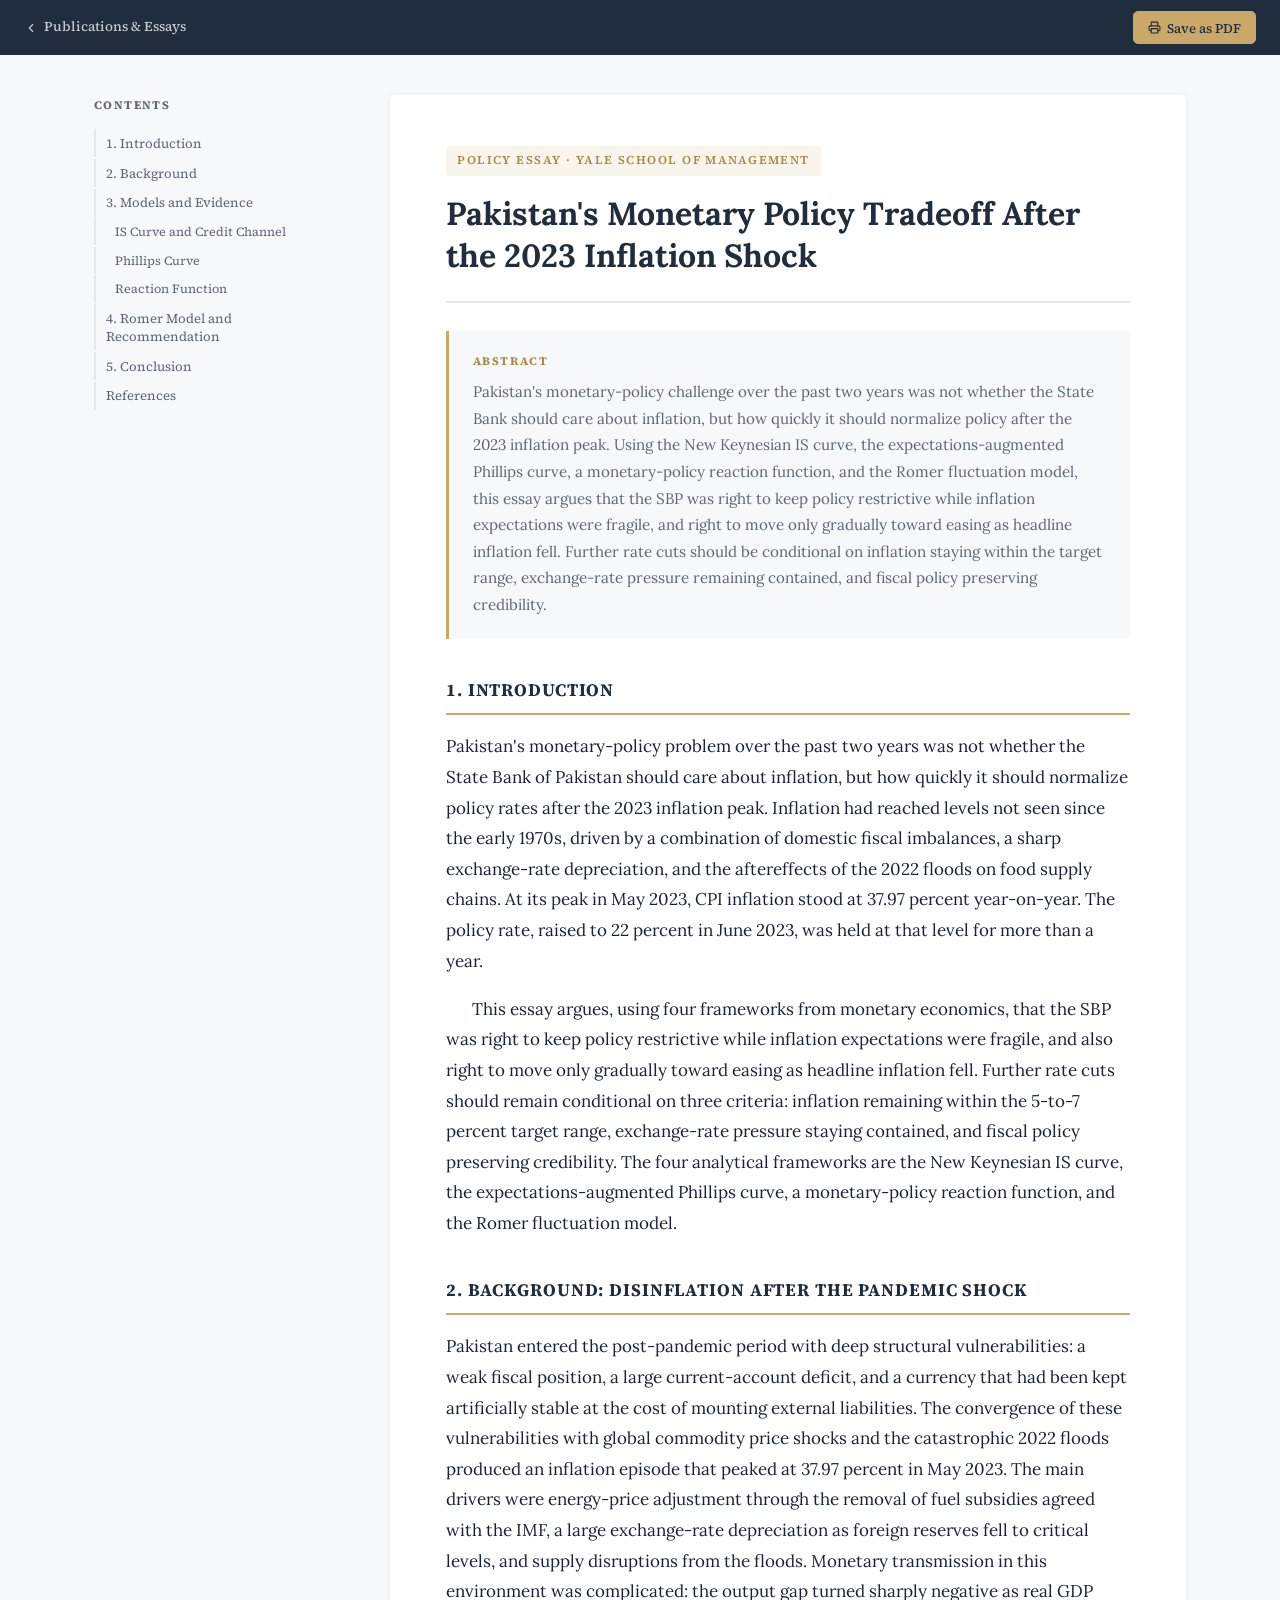
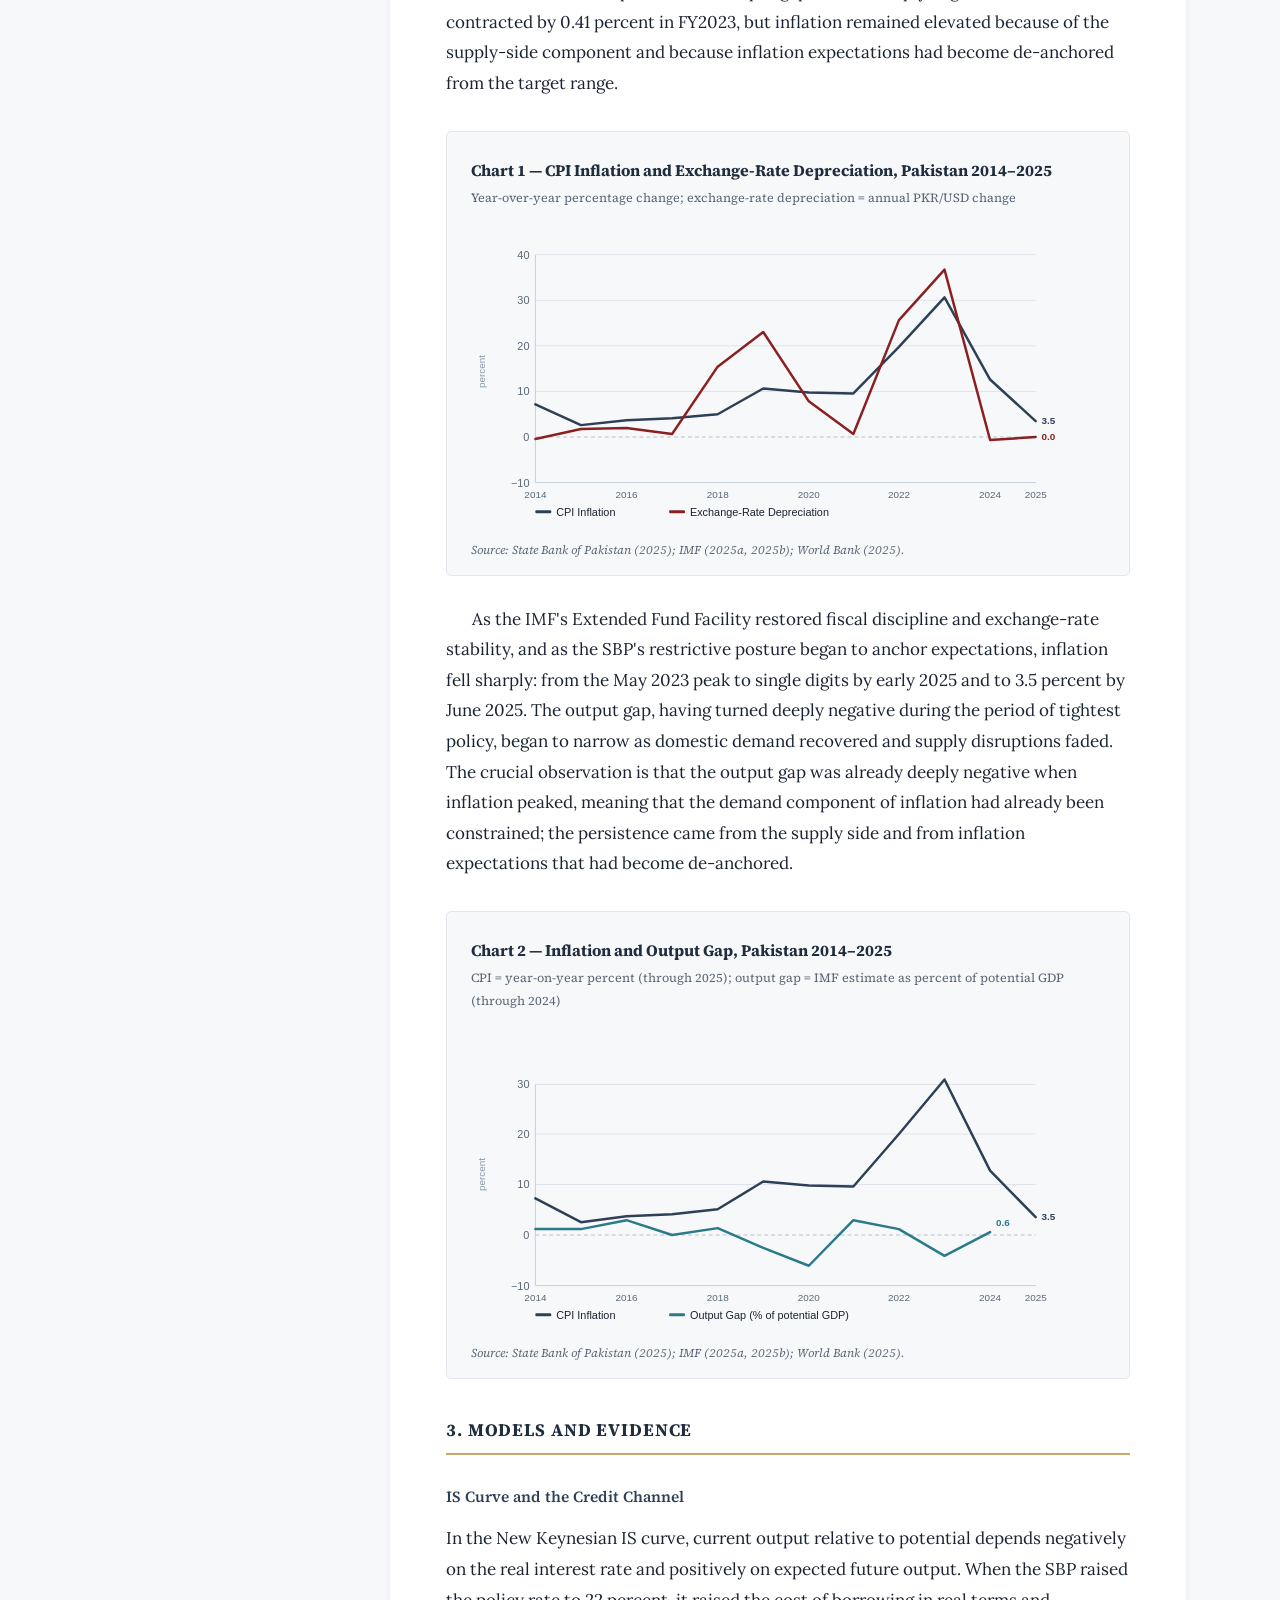
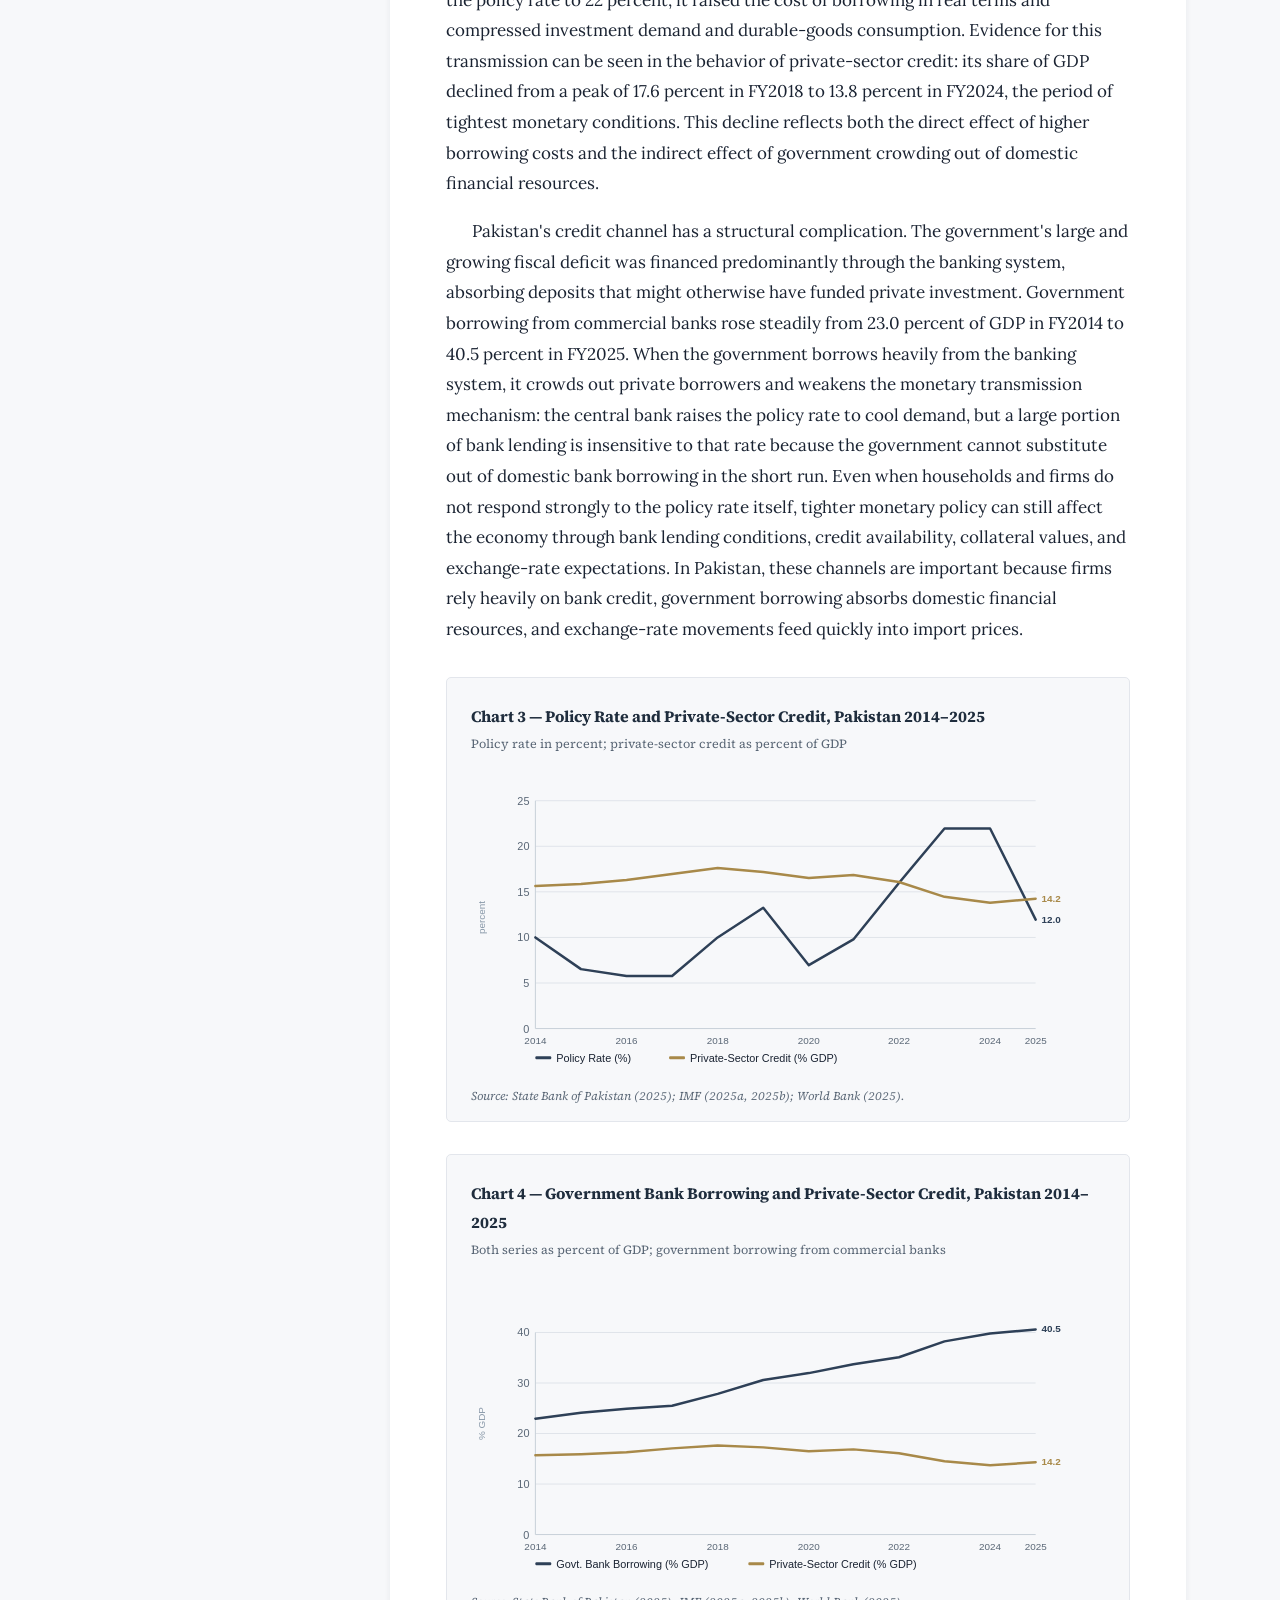
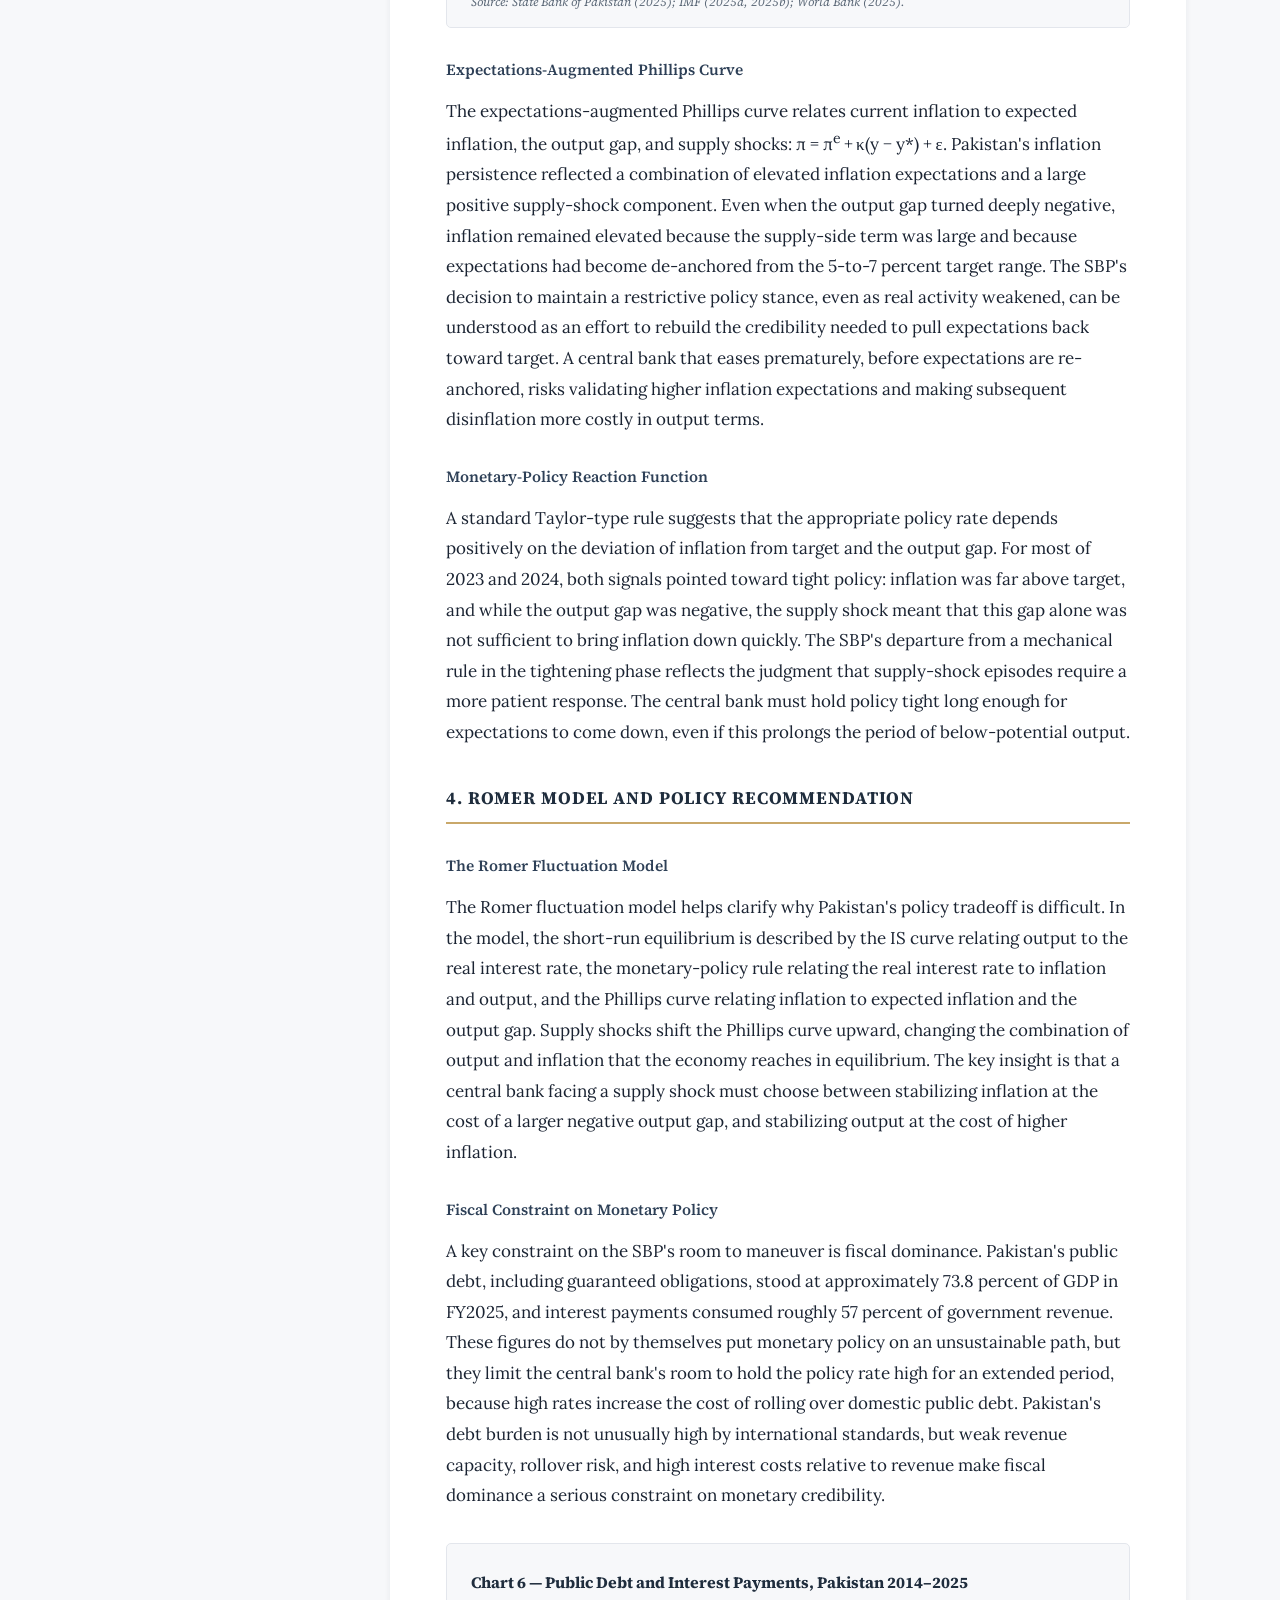
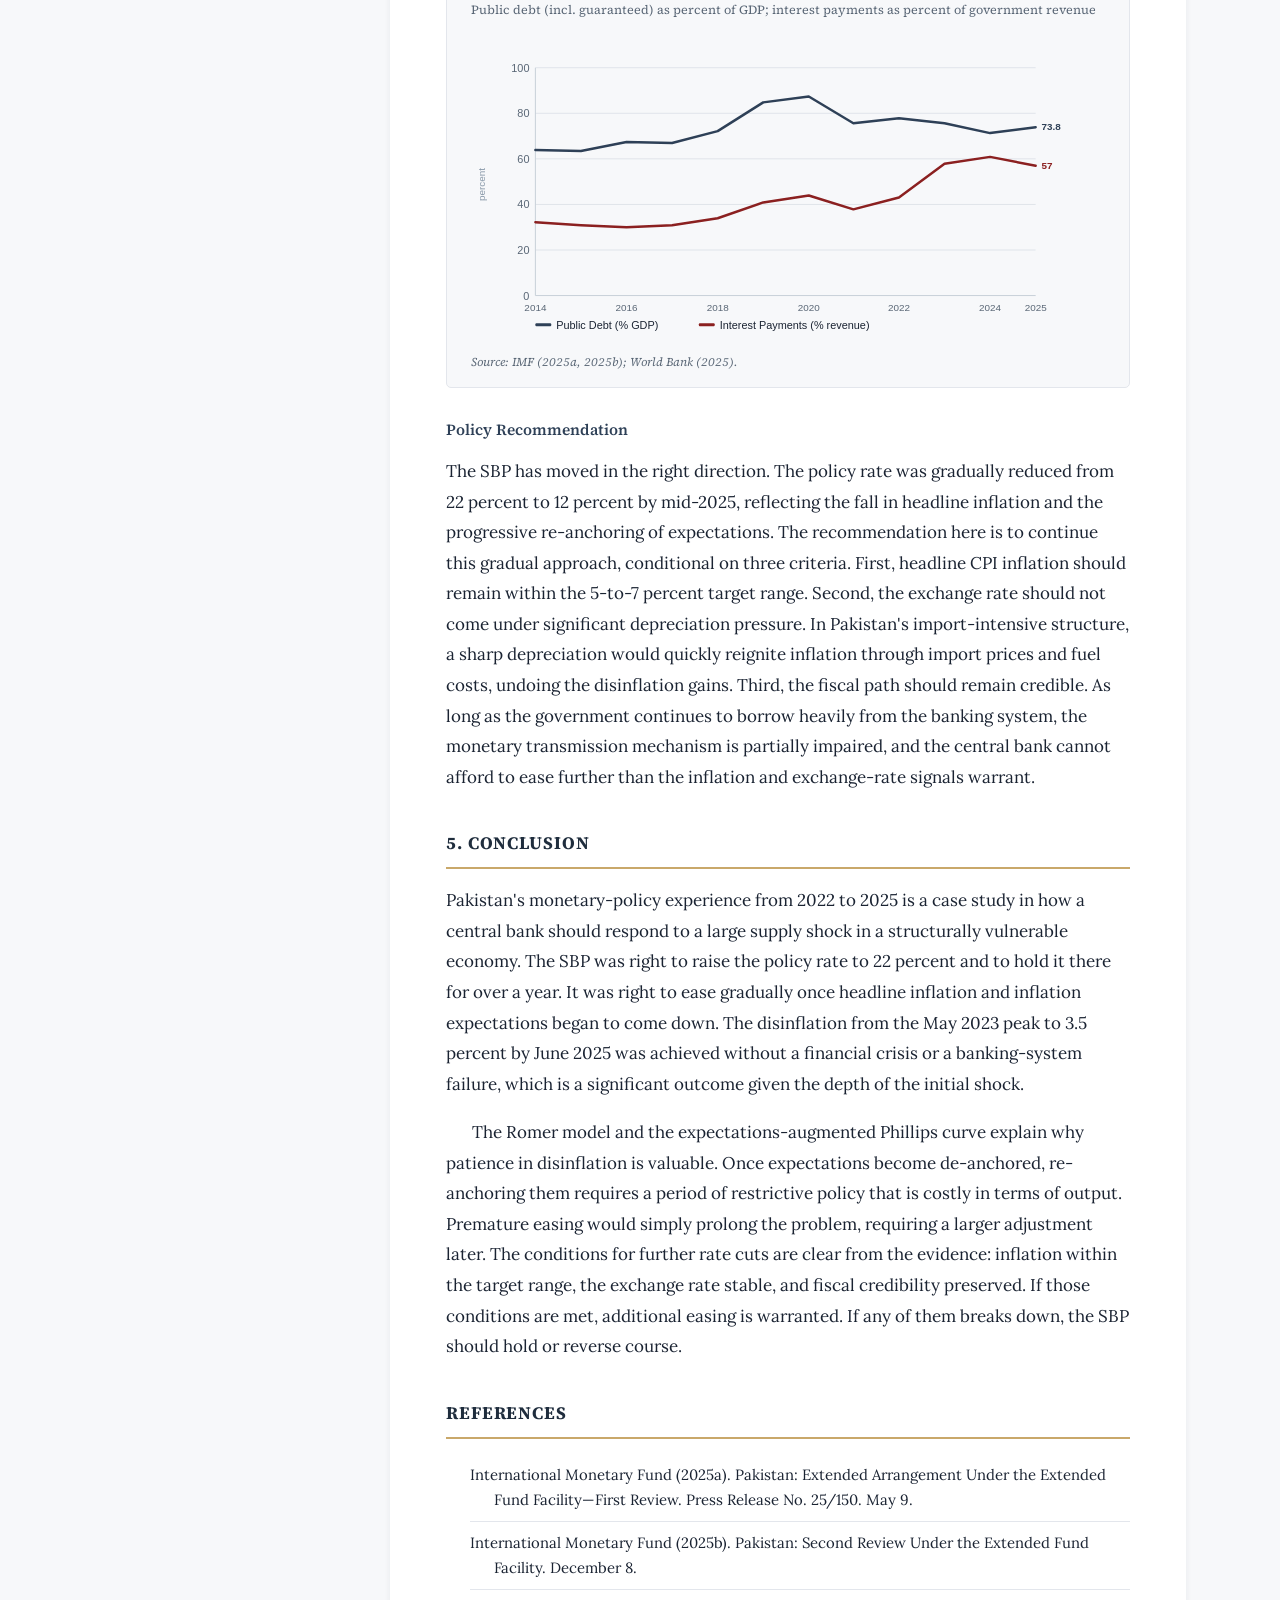
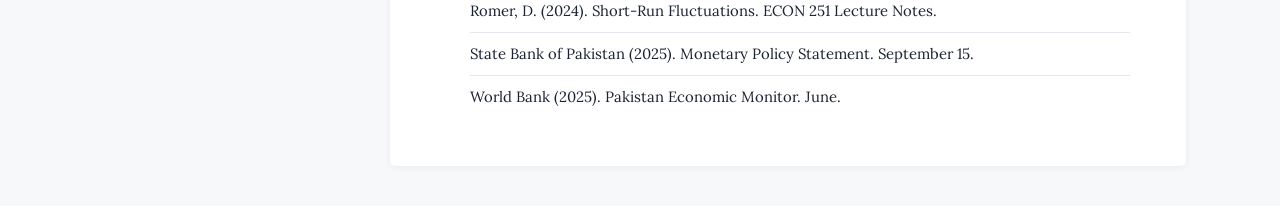
<file: paper-monetary-policy-pakistan.html>
<!DOCTYPE html>
<html lang="en">
<head>
    <meta charset="UTF-8" />
    <meta name="viewport" content="width=device-width, initial-scale=1.0" />
    <title>Pakistan's Monetary Policy Tradeoff After the 2023 Inflation Shock &mdash; Muhammad Umar Shinwari</title>
    <link rel="preconnect" href="https://fonts.googleapis.com" />
    <link rel="preconnect" href="https://fonts.gstatic.com" crossorigin />
    <link href="https://fonts.googleapis.com/css2?family=Lora:ital,wght@0,400;0,600;0,700;1,400&family=Source+Serif+4:ital,opsz,wght@0,8..60,300;0,8..60,400;0,8..60,600;1,8..60,400&display=swap" rel="stylesheet" />
    <style>
        *, *::before, *::after { box-sizing: border-box; margin: 0; padding: 0; }

        :root {
            --navy: #2E4057;
            --navy-dark: #1F2D3D;
            --navy-light: #3E5574;
            --accent: #C9A86A;
            --accent-dark: #A88949;
            --text: #1A2332;
            --text-muted: #5A6776;
            --bg: #FFFFFF;
            --bg-alt: #F7F8FA;
            --border: #E3E6EC;
            --font-body: 'Lora', Georgia, serif;
            --font-ui: 'Source Serif 4', Georgia, serif;
            --radius: 5px;
            --transition: 0.22s ease;
        }

        html { scroll-behavior: smooth; }

        body {
            font-family: var(--font-body);
            font-size: 17px;
            line-height: 1.8;
            color: var(--text);
            background: var(--bg-alt);
            -webkit-font-smoothing: antialiased;
        }

        a { color: var(--navy); text-decoration: none; }
        a:hover { color: var(--accent-dark); text-decoration: underline; }

        .topbar {
            background: var(--navy-dark);
            padding: 0.7rem 1.5rem;
            display: flex;
            align-items: center;
            justify-content: space-between;
            gap: 1rem;
            flex-wrap: wrap;
            position: sticky;
            top: 0;
            z-index: 200;
        }

        .back-link {
            display: inline-flex;
            align-items: center;
            gap: 0.4rem;
            font-family: var(--font-ui);
            font-size: 0.85rem;
            font-weight: 500;
            color: rgba(255,255,255,0.75);
            transition: color var(--transition);
            text-decoration: none;
        }
        .back-link:hover { color: var(--accent); text-decoration: none; }
        .back-link svg { width: 14px; height: 14px; stroke: currentColor; fill: none; stroke-width: 2; stroke-linecap: round; stroke-linejoin: round; }

        .topbar-actions { display: flex; gap: 0.5rem; }

        .btn-sm {
            display: inline-flex;
            align-items: center;
            gap: 0.35rem;
            padding: 0.4rem 0.9rem;
            font-family: var(--font-ui);
            font-size: 0.82rem;
            font-weight: 500;
            border-radius: var(--radius);
            border: 1.5px solid transparent;
            cursor: pointer;
            transition: all var(--transition);
            text-decoration: none;
        }
        .btn-sm svg { width: 13px; height: 13px; stroke: currentColor; fill: none; stroke-width: 2; stroke-linecap: round; stroke-linejoin: round; }
        .btn-gold { background: var(--accent); color: var(--navy-dark); border-color: var(--accent); }
        .btn-gold:hover { background: var(--accent-dark); border-color: var(--accent-dark); color: #fff; text-decoration: none; }

        .layout {
            display: grid;
            grid-template-columns: 240px 1fr;
            max-width: 1140px;
            margin: 0 auto;
            padding: 2.5rem 1.5rem;
            gap: 3.5rem;
            align-items: start;
        }

        .toc-wrap {
            position: sticky;
            top: 56px;
            max-height: calc(100vh - 80px);
            overflow-y: auto;
            padding-right: 0.5rem;
            scrollbar-width: thin;
        }

        .toc-title {
            font-family: var(--font-ui);
            font-size: 0.72rem;
            font-weight: 700;
            text-transform: uppercase;
            letter-spacing: 0.12em;
            color: var(--text-muted);
            margin-bottom: 0.85rem;
        }

        .toc-list { list-style: none; }
        .toc-list li { margin-bottom: 0.1rem; }
        .toc-list a {
            display: block;
            font-family: var(--font-ui);
            font-size: 0.82rem;
            color: var(--text-muted);
            padding: 0.3rem 0.6rem;
            border-left: 2px solid var(--border);
            border-radius: 0 3px 3px 0;
            transition: all var(--transition);
            line-height: 1.4;
            text-decoration: none;
        }
        .toc-list a:hover,
        .toc-list a.active {
            color: var(--navy);
            border-left-color: var(--accent);
            background: rgba(201,168,106,0.07);
            text-decoration: none;
        }
        .toc-list a.sub {
            padding-left: 1.2rem;
            font-size: 0.78rem;
        }

        .article { min-width: 0; background: var(--bg); border-radius: var(--radius); padding: 3rem 3.5rem; box-shadow: 0 1px 6px rgba(31,45,61,0.07); }

        .article-badge {
            display: inline-block;
            font-family: var(--font-ui);
            font-size: 0.75rem;
            font-weight: 600;
            text-transform: uppercase;
            letter-spacing: 0.12em;
            color: var(--accent-dark);
            background: rgba(201,168,106,0.12);
            padding: 0.25rem 0.7rem;
            border-radius: 3px;
            margin-bottom: 1.1rem;
        }

        .article-title {
            font-family: var(--font-body);
            font-size: clamp(1.45rem, 2.5vw, 2rem);
            font-weight: 700;
            line-height: 1.3;
            color: var(--navy-dark);
            margin-bottom: 1.75rem;
            padding-bottom: 1.5rem;
            border-bottom: 2px solid var(--border);
        }

        .abstract-box {
            background: var(--bg-alt);
            border-left: 3px solid var(--accent);
            border-radius: 0 var(--radius) var(--radius) 0;
            padding: 1.25rem 1.5rem;
            margin-bottom: 2rem;
        }

        .abstract-label {
            font-family: var(--font-ui);
            font-size: 0.72rem;
            font-weight: 700;
            text-transform: uppercase;
            letter-spacing: 0.12em;
            color: var(--accent-dark);
            margin-bottom: 0.5rem;
        }

        .abstract-box p {
            font-size: 0.95rem;
            line-height: 1.75;
            color: var(--text-muted);
            text-indent: 0;
            margin-bottom: 0;
        }

        h2.sec {
            font-family: var(--font-ui);
            font-size: 1.1rem;
            font-weight: 700;
            color: var(--navy-dark);
            text-transform: uppercase;
            letter-spacing: 0.05em;
            border-bottom: 2px solid var(--accent);
            padding-bottom: 0.45rem;
            margin: 2.25rem 0 1rem;
        }

        h3.subsec {
            font-family: var(--font-ui);
            font-size: 0.97rem;
            font-weight: 600;
            color: var(--navy);
            margin: 1.75rem 0 0.75rem;
        }

        p {
            margin-bottom: 1.1rem;
            text-indent: 1.5em;
        }
        p:first-of-type,
        h2.sec + p,
        h3.subsec + p { text-indent: 0; }
        p:last-child { margin-bottom: 0; }

        .chart-wrap {
            margin: 2rem 0 1.75rem;
            background: var(--bg-alt);
            border: 1px solid var(--border);
            border-radius: var(--radius);
            padding: 1.5rem 1.5rem 1rem;
        }
        .chart-title {
            font-family: var(--font-ui);
            font-size: 1rem;
            font-weight: 700;
            color: var(--navy-dark);
            margin-bottom: 0.15rem;
        }
        .chart-subtitle {
            font-family: var(--font-ui);
            font-size: 0.78rem;
            color: var(--text-muted);
            margin-bottom: 1rem;
        }
        .chart-svg { width: 100%; height: auto; display: block; }
        .chart-source {
            font-family: var(--font-ui);
            font-size: 0.75rem;
            color: var(--text-muted);
            font-style: italic;
            margin-top: 0.6rem;
            line-height: 1.4;
            text-indent: 0;
        }

        .ref-list { list-style: none; }
        .ref-list li {
            font-size: 0.93rem;
            padding: 0.55rem 0 0.55rem 1.5rem;
            border-bottom: 1px solid var(--border);
            text-indent: -1.5rem;
            margin-left: 1.5rem;
            line-height: 1.65;
        }
        .ref-list li:last-child { border-bottom: none; }

        @media (max-width: 860px) {
            .layout { grid-template-columns: 1fr; gap: 1.5rem; }
            .toc-wrap { position: static; max-height: none; border: 1px solid var(--border); border-radius: var(--radius); padding: 1rem; background: var(--bg-alt); }
            .article { padding: 2rem 1.5rem; }
        }

        @media (max-width: 600px) {
            body { font-size: 16px; }
            .layout { padding: 1.25rem 1rem; }
            .article { padding: 1.5rem 1rem; }
        }

        @media print {
            .topbar { display: none !important; }
            .toc-wrap { display: none !important; }
            aside { display: none !important; }
            .layout { display: block; padding: 0; max-width: 100%; }
            .article { box-shadow: none; border-radius: 0; padding: 1.5rem 2rem; }
            body { background: #fff; font-size: 11.5pt; line-height: 1.7; }
            h2.sec { page-break-after: avoid; }
            h3.subsec { page-break-after: avoid; }
            .abstract-box { page-break-inside: avoid; }
            a { color: inherit !important; text-decoration: none !important; }
        }
    </style>
</head>
<body>

<div class="topbar">
    <a href="publications.html" class="back-link">
        <svg viewBox="0 0 24 24"><polyline points="15 18 9 12 15 6"/></svg>
        Publications &amp; Essays
    </a>
    <div class="topbar-actions">
        <button onclick="window.print()" class="btn-sm btn-gold">
            <svg viewBox="0 0 24 24"><polyline points="6 9 6 2 18 2 18 9"/><path d="M6 18H4a2 2 0 0 1-2-2v-5a2 2 0 0 1 2-2h16a2 2 0 0 1 2 2v5a2 2 0 0 1-2 2h-2"/><rect x="6" y="14" width="12" height="8"/></svg>
            Save as PDF
        </button>
    </div>
</div>

<div class="layout">

    <aside>
        <nav class="toc-wrap" id="toc">
            <div class="toc-title">Contents</div>
            <ul class="toc-list">
                <li><a href="#introduction">1. Introduction</a></li>
                <li><a href="#background">2. Background</a></li>
                <li><a href="#models">3. Models and Evidence</a></li>
                <li><a class="sub" href="#is-curve">IS Curve and Credit Channel</a></li>
                <li><a class="sub" href="#phillips">Phillips Curve</a></li>
                <li><a class="sub" href="#reaction">Reaction Function</a></li>
                <li><a href="#romer">4. Romer Model and Recommendation</a></li>
                <li><a href="#conclusion">5. Conclusion</a></li>
                <li><a href="#references">References</a></li>
            </ul>
        </nav>
    </aside>

    <article class="article">

        <div class="article-badge">Policy Essay &middot; Yale School of Management</div>
        <h1 class="article-title">Pakistan's Monetary Policy Tradeoff After the 2023 Inflation Shock</h1>

        <div class="abstract-box">
            <div class="abstract-label">Abstract</div>
            <p>Pakistan's monetary-policy challenge over the past two years was not whether the State Bank should care about inflation, but how quickly it should normalize policy after the 2023 inflation peak. Using the New Keynesian IS curve, the expectations-augmented Phillips curve, a monetary-policy reaction function, and the Romer fluctuation model, this essay argues that the SBP was right to keep policy restrictive while inflation expectations were fragile, and right to move only gradually toward easing as headline inflation fell. Further rate cuts should be conditional on inflation staying within the target range, exchange-rate pressure remaining contained, and fiscal policy preserving credibility.</p>
        </div>

        <!-- 1. Introduction -->
        <h2 class="sec" id="introduction">1. Introduction</h2>

        <p>Pakistan's monetary-policy problem over the past two years was not whether the State Bank of Pakistan should care about inflation, but how quickly it should normalize policy rates after the 2023 inflation peak. Inflation had reached levels not seen since the early 1970s, driven by a combination of domestic fiscal imbalances, a sharp exchange-rate depreciation, and the aftereffects of the 2022 floods on food supply chains. At its peak in May 2023, CPI inflation stood at 37.97 percent year-on-year. The policy rate, raised to 22 percent in June 2023, was held at that level for more than a year.</p>

        <p>This essay argues, using four frameworks from monetary economics, that the SBP was right to keep policy restrictive while inflation expectations were fragile, and also right to move only gradually toward easing as headline inflation fell. Further rate cuts should remain conditional on three criteria: inflation remaining within the 5-to-7 percent target range, exchange-rate pressure staying contained, and fiscal policy preserving credibility. The four analytical frameworks are the New Keynesian IS curve, the expectations-augmented Phillips curve, a monetary-policy reaction function, and the Romer fluctuation model.</p>

        <!-- 2. Background -->
        <h2 class="sec" id="background">2. Background: Disinflation After the Pandemic Shock</h2>

        <p>Pakistan entered the post-pandemic period with deep structural vulnerabilities: a weak fiscal position, a large current-account deficit, and a currency that had been kept artificially stable at the cost of mounting external liabilities. The convergence of these vulnerabilities with global commodity price shocks and the catastrophic 2022 floods produced an inflation episode that peaked at 37.97 percent in May 2023. The main drivers were energy-price adjustment through the removal of fuel subsidies agreed with the IMF, a large exchange-rate depreciation as foreign reserves fell to critical levels, and supply disruptions from the floods. Monetary transmission in this environment was complicated: the output gap turned sharply negative as real GDP contracted by 0.41 percent in FY2023, but inflation remained elevated because of the supply-side component and because inflation expectations had become de-anchored from the target range.</p>

        <!-- Chart 1: CPI and FX Depreciation -->
        <div class="chart-wrap">
            <div class="chart-title">Chart 1 &mdash; CPI Inflation and Exchange-Rate Depreciation, Pakistan 2014&ndash;2025</div>
            <div class="chart-subtitle">Year-over-year percentage change; exchange-rate depreciation = annual PKR/USD change</div>
            <svg class="chart-svg" viewBox="0 0 640 310" xmlns="http://www.w3.org/2000/svg" style="font-family: sans-serif;">
                <line x1="65" y1="30" x2="570" y2="30" stroke="#e0e4ea" stroke-width="1"/>
                <line x1="65" y1="76" x2="570" y2="76" stroke="#e0e4ea" stroke-width="1"/>
                <line x1="65" y1="122" x2="570" y2="122" stroke="#e0e4ea" stroke-width="1"/>
                <line x1="65" y1="168" x2="570" y2="168" stroke="#e0e4ea" stroke-width="1"/>
                <line x1="65" y1="214" x2="570" y2="214" stroke="#b8c2cc" stroke-width="1" stroke-dasharray="4,3"/>
                <line x1="65" y1="260" x2="570" y2="260" stroke="#c8d0d8" stroke-width="1"/>
                <line x1="65" y1="30" x2="65" y2="260" stroke="#c8d0d8" stroke-width="1"/>
                <text x="59" y="34" text-anchor="end" font-size="11" fill="#5a6776">40</text>
                <text x="59" y="80" text-anchor="end" font-size="11" fill="#5a6776">30</text>
                <text x="59" y="126" text-anchor="end" font-size="11" fill="#5a6776">20</text>
                <text x="59" y="172" text-anchor="end" font-size="11" fill="#5a6776">10</text>
                <text x="59" y="218" text-anchor="end" font-size="11" fill="#5a6776">0</text>
                <text x="59" y="264" text-anchor="end" font-size="11" fill="#5a6776">&#8722;10</text>
                <text x="14" y="148" text-anchor="middle" font-size="10" fill="#8898a8" transform="rotate(-90,14,148)">percent</text>
                <text x="65" y="276" text-anchor="middle" font-size="10" fill="#5a6776">2014</text>
                <text x="157" y="276" text-anchor="middle" font-size="10" fill="#5a6776">2016</text>
                <text x="249" y="276" text-anchor="middle" font-size="10" fill="#5a6776">2018</text>
                <text x="341" y="276" text-anchor="middle" font-size="10" fill="#5a6776">2020</text>
                <text x="432" y="276" text-anchor="middle" font-size="10" fill="#5a6776">2022</text>
                <text x="524" y="276" text-anchor="middle" font-size="10" fill="#5a6776">2024</text>
                <text x="570" y="276" text-anchor="middle" font-size="10" fill="#5a6776">2025</text>
                <polyline fill="none" stroke="#2E4057" stroke-width="2.5" stroke-linejoin="round" stroke-linecap="round"
                    points="65,181 111,202 157,197 203,195 249,191 295,165 341,169 386,170 432,123 478,73 524,156 570,198"/>
                <polyline fill="none" stroke="#8B2020" stroke-width="2.5" stroke-linejoin="round" stroke-linecap="round"
                    points="65,216 111,206 157,205 203,211 249,143 295,108 341,178 386,211 432,96 478,45 524,217 570,214"/>
                <text x="576" y="201" font-size="10" fill="#2E4057" font-weight="600">3.5</text>
                <text x="576" y="217" font-size="10" fill="#8B2020" font-weight="600">0.0</text>
                <rect x="65" y="288" width="16" height="3" rx="1" fill="#2E4057"/>
                <text x="86" y="294" font-size="11" fill="#1A2332">CPI Inflation</text>
                <rect x="200" y="288" width="16" height="3" rx="1" fill="#8B2020"/>
                <text x="221" y="294" font-size="11" fill="#1A2332">Exchange-Rate Depreciation</text>
            </svg>
            <p class="chart-source">Source: State Bank of Pakistan (2025); IMF (2025a, 2025b); World Bank (2025).</p>
        </div>

        <p>As the IMF's Extended Fund Facility restored fiscal discipline and exchange-rate stability, and as the SBP's restrictive posture began to anchor expectations, inflation fell sharply: from the May 2023 peak to single digits by early 2025 and to 3.5 percent by June 2025. The output gap, having turned deeply negative during the period of tightest policy, began to narrow as domestic demand recovered and supply disruptions faded. The crucial observation is that the output gap was already deeply negative when inflation peaked, meaning that the demand component of inflation had already been constrained; the persistence came from the supply side and from inflation expectations that had become de-anchored.</p>

        <!-- Chart 2: Inflation and Output Gap -->
        <div class="chart-wrap">
            <div class="chart-title">Chart 2 &mdash; Inflation and Output Gap, Pakistan 2014&ndash;2025</div>
            <div class="chart-subtitle">CPI = year-on-year percent (through 2025); output gap = IMF estimate as percent of potential GDP (through 2024)</div>
            <svg class="chart-svg" viewBox="0 0 640 310" xmlns="http://www.w3.org/2000/svg" style="font-family: sans-serif;">
                <line x1="65" y1="57" x2="570" y2="57" stroke="#e0e4ea" stroke-width="1"/>
                <line x1="65" y1="107" x2="570" y2="107" stroke="#e0e4ea" stroke-width="1"/>
                <line x1="65" y1="158" x2="570" y2="158" stroke="#e0e4ea" stroke-width="1"/>
                <line x1="65" y1="209" x2="570" y2="209" stroke="#b8c2cc" stroke-width="1" stroke-dasharray="4,3"/>
                <line x1="65" y1="260" x2="570" y2="260" stroke="#c8d0d8" stroke-width="1"/>
                <line x1="65" y1="57" x2="65" y2="260" stroke="#c8d0d8" stroke-width="1"/>
                <text x="59" y="61" text-anchor="end" font-size="11" fill="#5a6776">30</text>
                <text x="59" y="111" text-anchor="end" font-size="11" fill="#5a6776">20</text>
                <text x="59" y="162" text-anchor="end" font-size="11" fill="#5a6776">10</text>
                <text x="59" y="213" text-anchor="end" font-size="11" fill="#5a6776">0</text>
                <text x="59" y="264" text-anchor="end" font-size="11" fill="#5a6776">&#8722;10</text>
                <text x="14" y="148" text-anchor="middle" font-size="10" fill="#8898a8" transform="rotate(-90,14,148)">percent</text>
                <text x="65" y="276" text-anchor="middle" font-size="10" fill="#5a6776">2014</text>
                <text x="157" y="276" text-anchor="middle" font-size="10" fill="#5a6776">2016</text>
                <text x="249" y="276" text-anchor="middle" font-size="10" fill="#5a6776">2018</text>
                <text x="341" y="276" text-anchor="middle" font-size="10" fill="#5a6776">2020</text>
                <text x="432" y="276" text-anchor="middle" font-size="10" fill="#5a6776">2022</text>
                <text x="524" y="276" text-anchor="middle" font-size="10" fill="#5a6776">2024</text>
                <text x="570" y="276" text-anchor="middle" font-size="10" fill="#5a6776">2025</text>
                <polyline fill="none" stroke="#2E4057" stroke-width="2.5" stroke-linejoin="round" stroke-linecap="round"
                    points="65,172 111,196 157,190 203,188 249,183 295,155 341,159 386,160 432,107 478,52 524,144 570,191"/>
                <polyline fill="none" stroke="#2a7a8a" stroke-width="2.5" stroke-linejoin="round" stroke-linecap="round"
                    points="65,203 111,203 157,194 203,209 249,202 295,222 341,240 386,194 432,203 478,230 524,206"/>
                <text x="576" y="194" font-size="10" fill="#2E4057" font-weight="600">3.5</text>
                <text x="530" y="200" font-size="10" fill="#2a7a8a" font-weight="600">0.6</text>
                <rect x="65" y="288" width="16" height="3" rx="1" fill="#2E4057"/>
                <text x="86" y="294" font-size="11" fill="#1A2332">CPI Inflation</text>
                <rect x="200" y="288" width="16" height="3" rx="1" fill="#2a7a8a"/>
                <text x="221" y="294" font-size="11" fill="#1A2332">Output Gap (% of potential GDP)</text>
            </svg>
            <p class="chart-source">Source: State Bank of Pakistan (2025); IMF (2025a, 2025b); World Bank (2025).</p>
        </div>

        <!-- 3. Models and Evidence -->
        <h2 class="sec" id="models">3. Models and Evidence</h2>

        <h3 class="subsec" id="is-curve">IS Curve and the Credit Channel</h3>

        <p>In the New Keynesian IS curve, current output relative to potential depends negatively on the real interest rate and positively on expected future output. When the SBP raised the policy rate to 22 percent, it raised the cost of borrowing in real terms and compressed investment demand and durable-goods consumption. Evidence for this transmission can be seen in the behavior of private-sector credit: its share of GDP declined from a peak of 17.6 percent in FY2018 to 13.8 percent in FY2024, the period of tightest monetary conditions. This decline reflects both the direct effect of higher borrowing costs and the indirect effect of government crowding out of domestic financial resources.</p>

        <p>Pakistan's credit channel has a structural complication. The government's large and growing fiscal deficit was financed predominantly through the banking system, absorbing deposits that might otherwise have funded private investment. Government borrowing from commercial banks rose steadily from 23.0 percent of GDP in FY2014 to 40.5 percent in FY2025. When the government borrows heavily from the banking system, it crowds out private borrowers and weakens the monetary transmission mechanism: the central bank raises the policy rate to cool demand, but a large portion of bank lending is insensitive to that rate because the government cannot substitute out of domestic bank borrowing in the short run. Even when households and firms do not respond strongly to the policy rate itself, tighter monetary policy can still affect the economy through bank lending conditions, credit availability, collateral values, and exchange-rate expectations. In Pakistan, these channels are important because firms rely heavily on bank credit, government borrowing absorbs domestic financial resources, and exchange-rate movements feed quickly into import prices.</p>

        <!-- Chart 3: Policy Rate and Private Credit -->
        <div class="chart-wrap">
            <div class="chart-title">Chart 3 &mdash; Policy Rate and Private-Sector Credit, Pakistan 2014&ndash;2025</div>
            <div class="chart-subtitle">Policy rate in percent; private-sector credit as percent of GDP</div>
            <svg class="chart-svg" viewBox="0 0 640 310" xmlns="http://www.w3.org/2000/svg" style="font-family: sans-serif;">
                <line x1="65" y1="30" x2="570" y2="30" stroke="#e0e4ea" stroke-width="1"/>
                <line x1="65" y1="76" x2="570" y2="76" stroke="#e0e4ea" stroke-width="1"/>
                <line x1="65" y1="122" x2="570" y2="122" stroke="#e0e4ea" stroke-width="1"/>
                <line x1="65" y1="168" x2="570" y2="168" stroke="#e0e4ea" stroke-width="1"/>
                <line x1="65" y1="214" x2="570" y2="214" stroke="#e0e4ea" stroke-width="1"/>
                <line x1="65" y1="260" x2="570" y2="260" stroke="#c8d0d8" stroke-width="1"/>
                <line x1="65" y1="30" x2="65" y2="260" stroke="#c8d0d8" stroke-width="1"/>
                <text x="59" y="34" text-anchor="end" font-size="11" fill="#5a6776">25</text>
                <text x="59" y="80" text-anchor="end" font-size="11" fill="#5a6776">20</text>
                <text x="59" y="126" text-anchor="end" font-size="11" fill="#5a6776">15</text>
                <text x="59" y="172" text-anchor="end" font-size="11" fill="#5a6776">10</text>
                <text x="59" y="218" text-anchor="end" font-size="11" fill="#5a6776">5</text>
                <text x="59" y="264" text-anchor="end" font-size="11" fill="#5a6776">0</text>
                <text x="14" y="148" text-anchor="middle" font-size="10" fill="#8898a8" transform="rotate(-90,14,148)">percent</text>
                <text x="65" y="276" text-anchor="middle" font-size="10" fill="#5a6776">2014</text>
                <text x="157" y="276" text-anchor="middle" font-size="10" fill="#5a6776">2016</text>
                <text x="249" y="276" text-anchor="middle" font-size="10" fill="#5a6776">2018</text>
                <text x="341" y="276" text-anchor="middle" font-size="10" fill="#5a6776">2020</text>
                <text x="432" y="276" text-anchor="middle" font-size="10" fill="#5a6776">2022</text>
                <text x="524" y="276" text-anchor="middle" font-size="10" fill="#5a6776">2024</text>
                <text x="570" y="276" text-anchor="middle" font-size="10" fill="#5a6776">2025</text>
                <polyline fill="none" stroke="#2E4057" stroke-width="2.5" stroke-linejoin="round" stroke-linecap="round"
                    points="65,168 111,200 157,207 203,207 249,168 295,138 341,196 386,170 432,113 478,58 524,58 570,150"/>
                <polyline fill="none" stroke="#A88949" stroke-width="2.5" stroke-linejoin="round" stroke-linecap="round"
                    points="65,116 111,114 157,110 203,104 249,98 295,102 341,108 386,105 432,112 478,127 524,133 570,129"/>
                <text x="576" y="153" font-size="10" fill="#2E4057" font-weight="600">12.0</text>
                <text x="576" y="132" font-size="10" fill="#A88949" font-weight="600">14.2</text>
                <rect x="65" y="288" width="16" height="3" rx="1" fill="#2E4057"/>
                <text x="86" y="294" font-size="11" fill="#1A2332">Policy Rate (%)</text>
                <rect x="200" y="288" width="16" height="3" rx="1" fill="#A88949"/>
                <text x="221" y="294" font-size="11" fill="#1A2332">Private-Sector Credit (% GDP)</text>
            </svg>
            <p class="chart-source">Source: State Bank of Pakistan (2025); IMF (2025a, 2025b); World Bank (2025).</p>
        </div>

        <!-- Chart 4: Government Borrowing and Private Credit -->
        <div class="chart-wrap">
            <div class="chart-title">Chart 4 &mdash; Government Bank Borrowing and Private-Sector Credit, Pakistan 2014&ndash;2025</div>
            <div class="chart-subtitle">Both series as percent of GDP; government borrowing from commercial banks</div>
            <svg class="chart-svg" viewBox="0 0 640 310" xmlns="http://www.w3.org/2000/svg" style="font-family: sans-serif;">
                <line x1="65" y1="56" x2="570" y2="56" stroke="#e0e4ea" stroke-width="1"/>
                <line x1="65" y1="107" x2="570" y2="107" stroke="#e0e4ea" stroke-width="1"/>
                <line x1="65" y1="158" x2="570" y2="158" stroke="#e0e4ea" stroke-width="1"/>
                <line x1="65" y1="209" x2="570" y2="209" stroke="#e0e4ea" stroke-width="1"/>
                <line x1="65" y1="260" x2="570" y2="260" stroke="#c8d0d8" stroke-width="1"/>
                <line x1="65" y1="56" x2="65" y2="260" stroke="#c8d0d8" stroke-width="1"/>
                <text x="59" y="60" text-anchor="end" font-size="11" fill="#5a6776">40</text>
                <text x="59" y="111" text-anchor="end" font-size="11" fill="#5a6776">30</text>
                <text x="59" y="162" text-anchor="end" font-size="11" fill="#5a6776">20</text>
                <text x="59" y="213" text-anchor="end" font-size="11" fill="#5a6776">10</text>
                <text x="59" y="264" text-anchor="end" font-size="11" fill="#5a6776">0</text>
                <text x="14" y="148" text-anchor="middle" font-size="10" fill="#8898a8" transform="rotate(-90,14,148)">% GDP</text>
                <text x="65" y="276" text-anchor="middle" font-size="10" fill="#5a6776">2014</text>
                <text x="157" y="276" text-anchor="middle" font-size="10" fill="#5a6776">2016</text>
                <text x="249" y="276" text-anchor="middle" font-size="10" fill="#5a6776">2018</text>
                <text x="341" y="276" text-anchor="middle" font-size="10" fill="#5a6776">2020</text>
                <text x="432" y="276" text-anchor="middle" font-size="10" fill="#5a6776">2022</text>
                <text x="524" y="276" text-anchor="middle" font-size="10" fill="#5a6776">2024</text>
                <text x="570" y="276" text-anchor="middle" font-size="10" fill="#5a6776">2025</text>
                <polyline fill="none" stroke="#2E4057" stroke-width="2.5" stroke-linejoin="round" stroke-linecap="round"
                    points="65,143 111,137 157,133 203,130 249,118 295,104 341,97 386,88 432,81 478,65 524,57 570,53"/>
                <polyline fill="none" stroke="#A88949" stroke-width="2.5" stroke-linejoin="round" stroke-linecap="round"
                    points="65,180 111,179 157,177 203,173 249,170 295,172 341,176 386,174 432,178 478,186 524,190 570,187"/>
                <text x="576" y="56" font-size="10" fill="#2E4057" font-weight="600">40.5</text>
                <text x="576" y="190" font-size="10" fill="#A88949" font-weight="600">14.2</text>
                <rect x="65" y="288" width="16" height="3" rx="1" fill="#2E4057"/>
                <text x="86" y="294" font-size="11" fill="#1A2332">Govt. Bank Borrowing (% GDP)</text>
                <rect x="280" y="288" width="16" height="3" rx="1" fill="#A88949"/>
                <text x="301" y="294" font-size="11" fill="#1A2332">Private-Sector Credit (% GDP)</text>
            </svg>
            <p class="chart-source">Source: State Bank of Pakistan (2025); IMF (2025a, 2025b); World Bank (2025).</p>
        </div>

        <h3 class="subsec" id="phillips">Expectations-Augmented Phillips Curve</h3>

        <p>The expectations-augmented Phillips curve relates current inflation to expected inflation, the output gap, and supply shocks: &#960; = &#960;<sup>e</sup>&thinsp;+&thinsp;&#954;(y&nbsp;&#8722;&nbsp;y*)&nbsp;+&nbsp;&#949;. Pakistan's inflation persistence reflected a combination of elevated inflation expectations and a large positive supply-shock component. Even when the output gap turned deeply negative, inflation remained elevated because the supply-side term was large and because expectations had become de-anchored from the 5-to-7 percent target range. The SBP's decision to maintain a restrictive policy stance, even as real activity weakened, can be understood as an effort to rebuild the credibility needed to pull expectations back toward target. A central bank that eases prematurely, before expectations are re-anchored, risks validating higher inflation expectations and making subsequent disinflation more costly in output terms.</p>

        <h3 class="subsec" id="reaction">Monetary-Policy Reaction Function</h3>

        <p>A standard Taylor-type rule suggests that the appropriate policy rate depends positively on the deviation of inflation from target and the output gap. For most of 2023 and 2024, both signals pointed toward tight policy: inflation was far above target, and while the output gap was negative, the supply shock meant that this gap alone was not sufficient to bring inflation down quickly. The SBP's departure from a mechanical rule in the tightening phase reflects the judgment that supply-shock episodes require a more patient response. The central bank must hold policy tight long enough for expectations to come down, even if this prolongs the period of below-potential output.</p>

        <!-- 4. Romer Model and Policy Recommendation -->
        <h2 class="sec" id="romer">4. Romer Model and Policy Recommendation</h2>

        <h3 class="subsec">The Romer Fluctuation Model</h3>

        <p>The Romer fluctuation model helps clarify why Pakistan's policy tradeoff is difficult. In the model, the short-run equilibrium is described by the IS curve relating output to the real interest rate, the monetary-policy rule relating the real interest rate to inflation and output, and the Phillips curve relating inflation to expected inflation and the output gap. Supply shocks shift the Phillips curve upward, changing the combination of output and inflation that the economy reaches in equilibrium. The key insight is that a central bank facing a supply shock must choose between stabilizing inflation at the cost of a larger negative output gap, and stabilizing output at the cost of higher inflation.</p>

        <h3 class="subsec">Fiscal Constraint on Monetary Policy</h3>

        <p>A key constraint on the SBP's room to maneuver is fiscal dominance. Pakistan's public debt, including guaranteed obligations, stood at approximately 73.8 percent of GDP in FY2025, and interest payments consumed roughly 57 percent of government revenue. These figures do not by themselves put monetary policy on an unsustainable path, but they limit the central bank's room to hold the policy rate high for an extended period, because high rates increase the cost of rolling over domestic public debt. Pakistan's debt burden is not unusually high by international standards, but weak revenue capacity, rollover risk, and high interest costs relative to revenue make fiscal dominance a serious constraint on monetary credibility.</p>

        <!-- Chart 6: Public Debt and Interest Payments -->
        <div class="chart-wrap">
            <div class="chart-title">Chart 6 &mdash; Public Debt and Interest Payments, Pakistan 2014&ndash;2025</div>
            <div class="chart-subtitle">Public debt (incl. guaranteed) as percent of GDP; interest payments as percent of government revenue</div>
            <svg class="chart-svg" viewBox="0 0 640 310" xmlns="http://www.w3.org/2000/svg" style="font-family: sans-serif;">
                <line x1="65" y1="30" x2="570" y2="30" stroke="#e0e4ea" stroke-width="1"/>
                <line x1="65" y1="76" x2="570" y2="76" stroke="#e0e4ea" stroke-width="1"/>
                <line x1="65" y1="122" x2="570" y2="122" stroke="#e0e4ea" stroke-width="1"/>
                <line x1="65" y1="168" x2="570" y2="168" stroke="#e0e4ea" stroke-width="1"/>
                <line x1="65" y1="214" x2="570" y2="214" stroke="#e0e4ea" stroke-width="1"/>
                <line x1="65" y1="260" x2="570" y2="260" stroke="#c8d0d8" stroke-width="1"/>
                <line x1="65" y1="30" x2="65" y2="260" stroke="#c8d0d8" stroke-width="1"/>
                <text x="59" y="34" text-anchor="end" font-size="11" fill="#5a6776">100</text>
                <text x="59" y="80" text-anchor="end" font-size="11" fill="#5a6776">80</text>
                <text x="59" y="126" text-anchor="end" font-size="11" fill="#5a6776">60</text>
                <text x="59" y="172" text-anchor="end" font-size="11" fill="#5a6776">40</text>
                <text x="59" y="218" text-anchor="end" font-size="11" fill="#5a6776">20</text>
                <text x="59" y="264" text-anchor="end" font-size="11" fill="#5a6776">0</text>
                <text x="14" y="148" text-anchor="middle" font-size="10" fill="#8898a8" transform="rotate(-90,14,148)">percent</text>
                <text x="65" y="276" text-anchor="middle" font-size="10" fill="#5a6776">2014</text>
                <text x="157" y="276" text-anchor="middle" font-size="10" fill="#5a6776">2016</text>
                <text x="249" y="276" text-anchor="middle" font-size="10" fill="#5a6776">2018</text>
                <text x="341" y="276" text-anchor="middle" font-size="10" fill="#5a6776">2020</text>
                <text x="432" y="276" text-anchor="middle" font-size="10" fill="#5a6776">2022</text>
                <text x="524" y="276" text-anchor="middle" font-size="10" fill="#5a6776">2024</text>
                <text x="570" y="276" text-anchor="middle" font-size="10" fill="#5a6776">2025</text>
                <polyline fill="none" stroke="#2E4057" stroke-width="2.5" stroke-linejoin="round" stroke-linecap="round"
                    points="65,113 111,114 157,105 203,106 249,94 295,65 341,59 386,86 432,81 478,86 524,96 570,90"/>
                <polyline fill="none" stroke="#8B2020" stroke-width="2.5" stroke-linejoin="round" stroke-linecap="round"
                    points="65,186 111,189 157,191 203,189 249,182 295,166 341,159 386,173 432,161 478,127 524,120 570,129"/>
                <text x="576" y="93" font-size="10" fill="#2E4057" font-weight="600">73.8</text>
                <text x="576" y="132" font-size="10" fill="#8B2020" font-weight="600">57</text>
                <rect x="65" y="288" width="16" height="3" rx="1" fill="#2E4057"/>
                <text x="86" y="294" font-size="11" fill="#1A2332">Public Debt (% GDP)</text>
                <rect x="230" y="288" width="16" height="3" rx="1" fill="#8B2020"/>
                <text x="251" y="294" font-size="11" fill="#1A2332">Interest Payments (% revenue)</text>
            </svg>
            <p class="chart-source">Source: IMF (2025a, 2025b); World Bank (2025).</p>
        </div>

        <h3 class="subsec">Policy Recommendation</h3>

        <p>The SBP has moved in the right direction. The policy rate was gradually reduced from 22 percent to 12 percent by mid-2025, reflecting the fall in headline inflation and the progressive re-anchoring of expectations. The recommendation here is to continue this gradual approach, conditional on three criteria. First, headline CPI inflation should remain within the 5-to-7 percent target range. Second, the exchange rate should not come under significant depreciation pressure. In Pakistan's import-intensive structure, a sharp depreciation would quickly reignite inflation through import prices and fuel costs, undoing the disinflation gains. Third, the fiscal path should remain credible. As long as the government continues to borrow heavily from the banking system, the monetary transmission mechanism is partially impaired, and the central bank cannot afford to ease further than the inflation and exchange-rate signals warrant.</p>

        <!-- 5. Conclusion -->
        <h2 class="sec" id="conclusion">5. Conclusion</h2>

        <p>Pakistan's monetary-policy experience from 2022 to 2025 is a case study in how a central bank should respond to a large supply shock in a structurally vulnerable economy. The SBP was right to raise the policy rate to 22 percent and to hold it there for over a year. It was right to ease gradually once headline inflation and inflation expectations began to come down. The disinflation from the May 2023 peak to 3.5 percent by June 2025 was achieved without a financial crisis or a banking-system failure, which is a significant outcome given the depth of the initial shock.</p>

        <p>The Romer model and the expectations-augmented Phillips curve explain why patience in disinflation is valuable. Once expectations become de-anchored, re-anchoring them requires a period of restrictive policy that is costly in terms of output. Premature easing would simply prolong the problem, requiring a larger adjustment later. The conditions for further rate cuts are clear from the evidence: inflation within the target range, the exchange rate stable, and fiscal credibility preserved. If those conditions are met, additional easing is warranted. If any of them breaks down, the SBP should hold or reverse course.</p>

        <!-- References -->
        <h2 class="sec" id="references">References</h2>

        <ul class="ref-list">
            <li>International Monetary Fund (2025a). Pakistan: Extended Arrangement Under the Extended Fund Facility&mdash;First Review. Press Release No.&nbsp;25/150. May&nbsp;9.</li>
            <li>International Monetary Fund (2025b). Pakistan: Second Review Under the Extended Fund Facility. December&nbsp;8.</li>
            <li>Romer, D. (2024). Short-Run Fluctuations. ECON&nbsp;251 Lecture Notes.</li>
            <li>State Bank of Pakistan (2025). Monetary Policy Statement. September&nbsp;15.</li>
            <li>World Bank (2025). Pakistan Economic Monitor. June.</li>
        </ul>

    </article>

</div>

<script>
(function () {
    var links = document.querySelectorAll('.toc-list a');
    var sections = [];
    links.forEach(function (l) {
        var id = l.getAttribute('href').replace('#', '');
        var el = document.getElementById(id);
        if (el) sections.push({ el: el, link: l });
    });
    function highlight() {
        var y = window.pageYOffset + 130;
        var active = null;
        sections.forEach(function (s) { if (s.el.offsetTop <= y) active = s; });
        links.forEach(function (l) { l.classList.remove('active'); });
        if (active) active.link.classList.add('active');
    }
    var ticking = false;
    window.addEventListener('scroll', function () {
        if (!ticking) { window.requestAnimationFrame(function () { highlight(); ticking = false; }); ticking = true; }
    });
    highlight();
})();
</script>
</body>
</html>
</file>
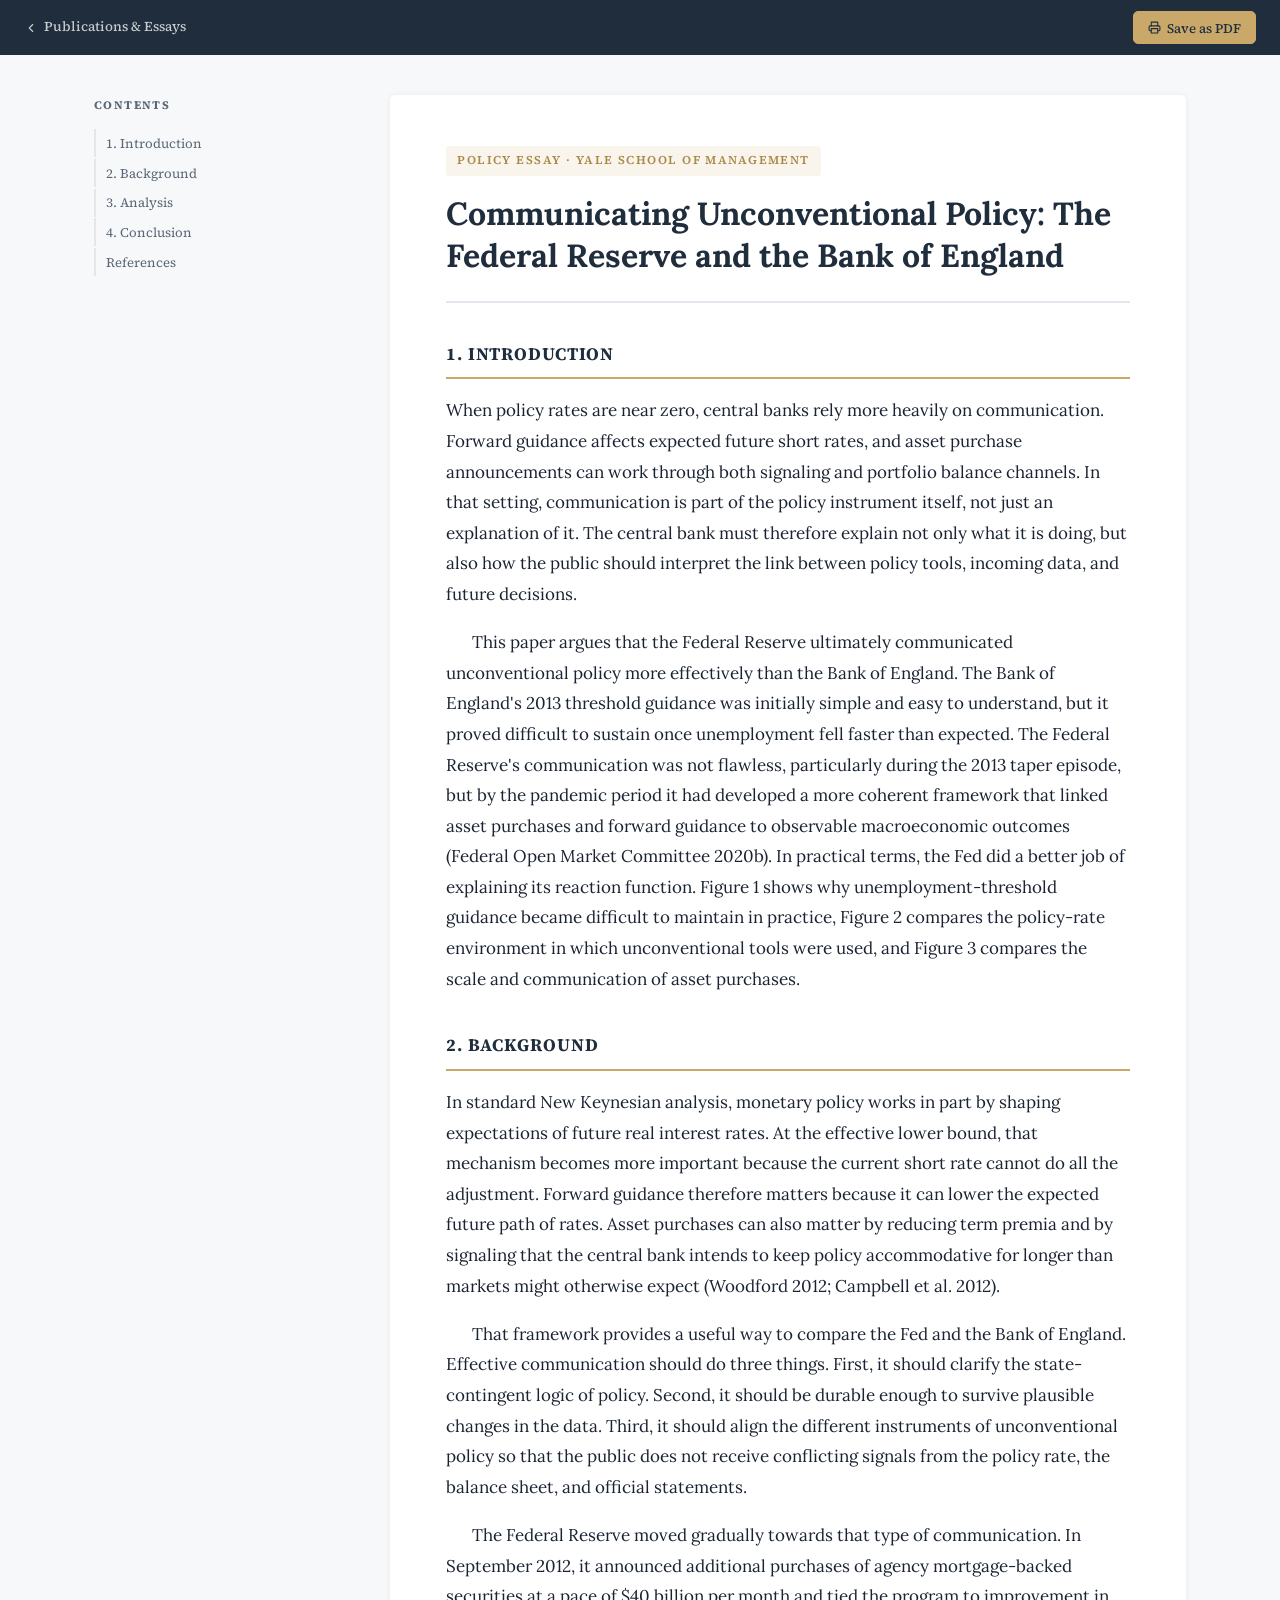
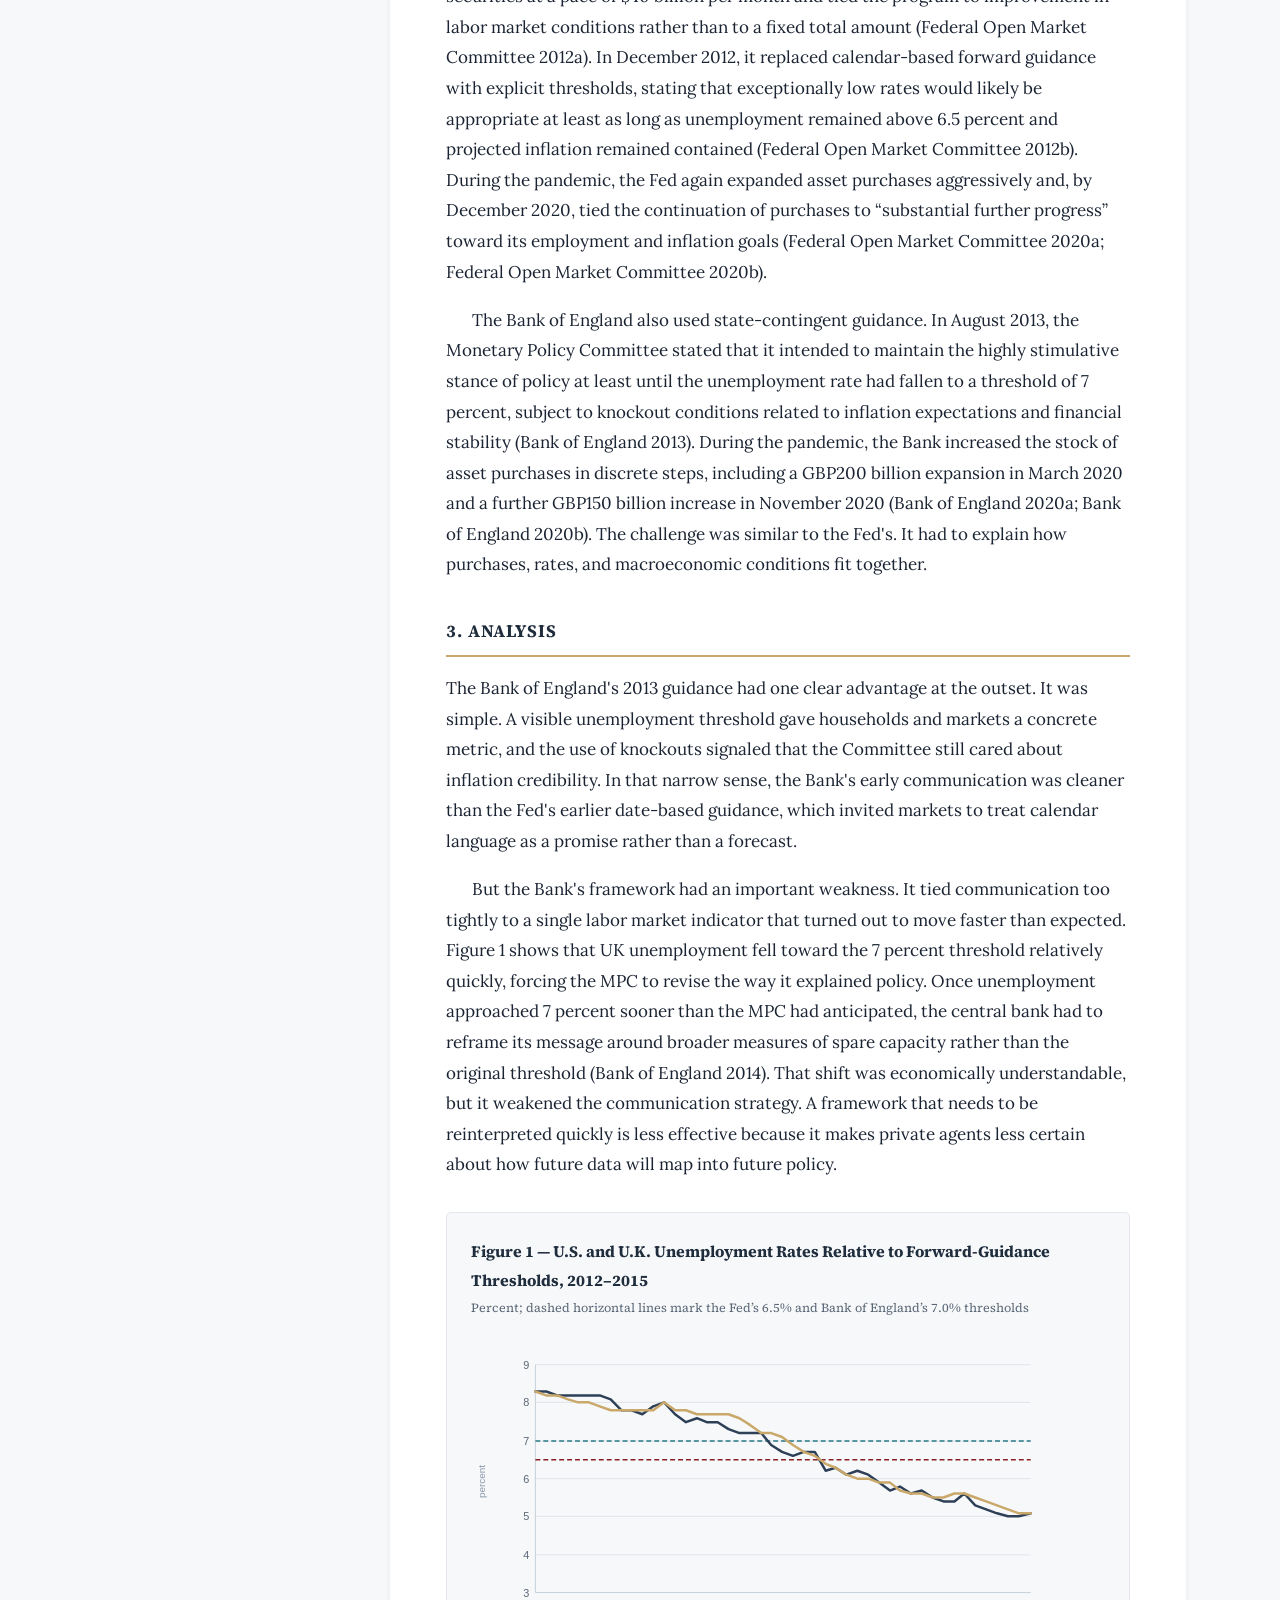
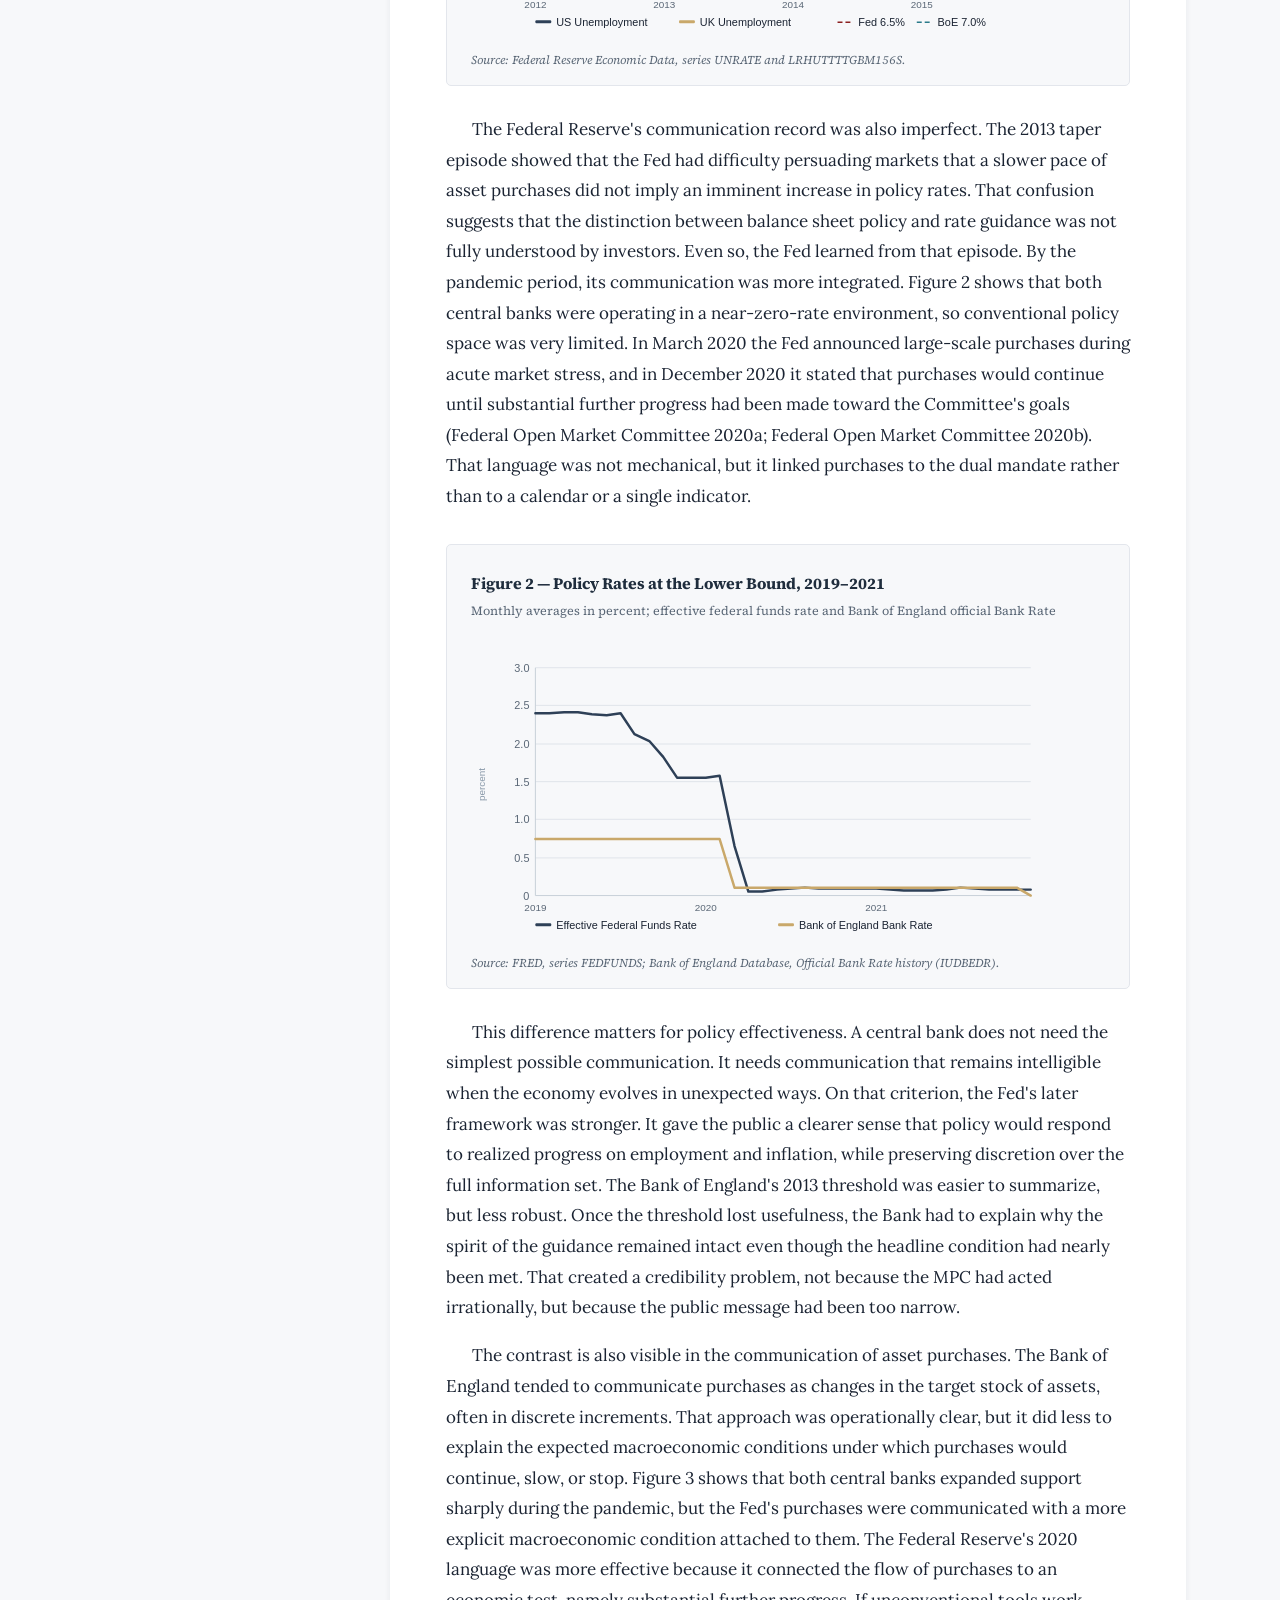
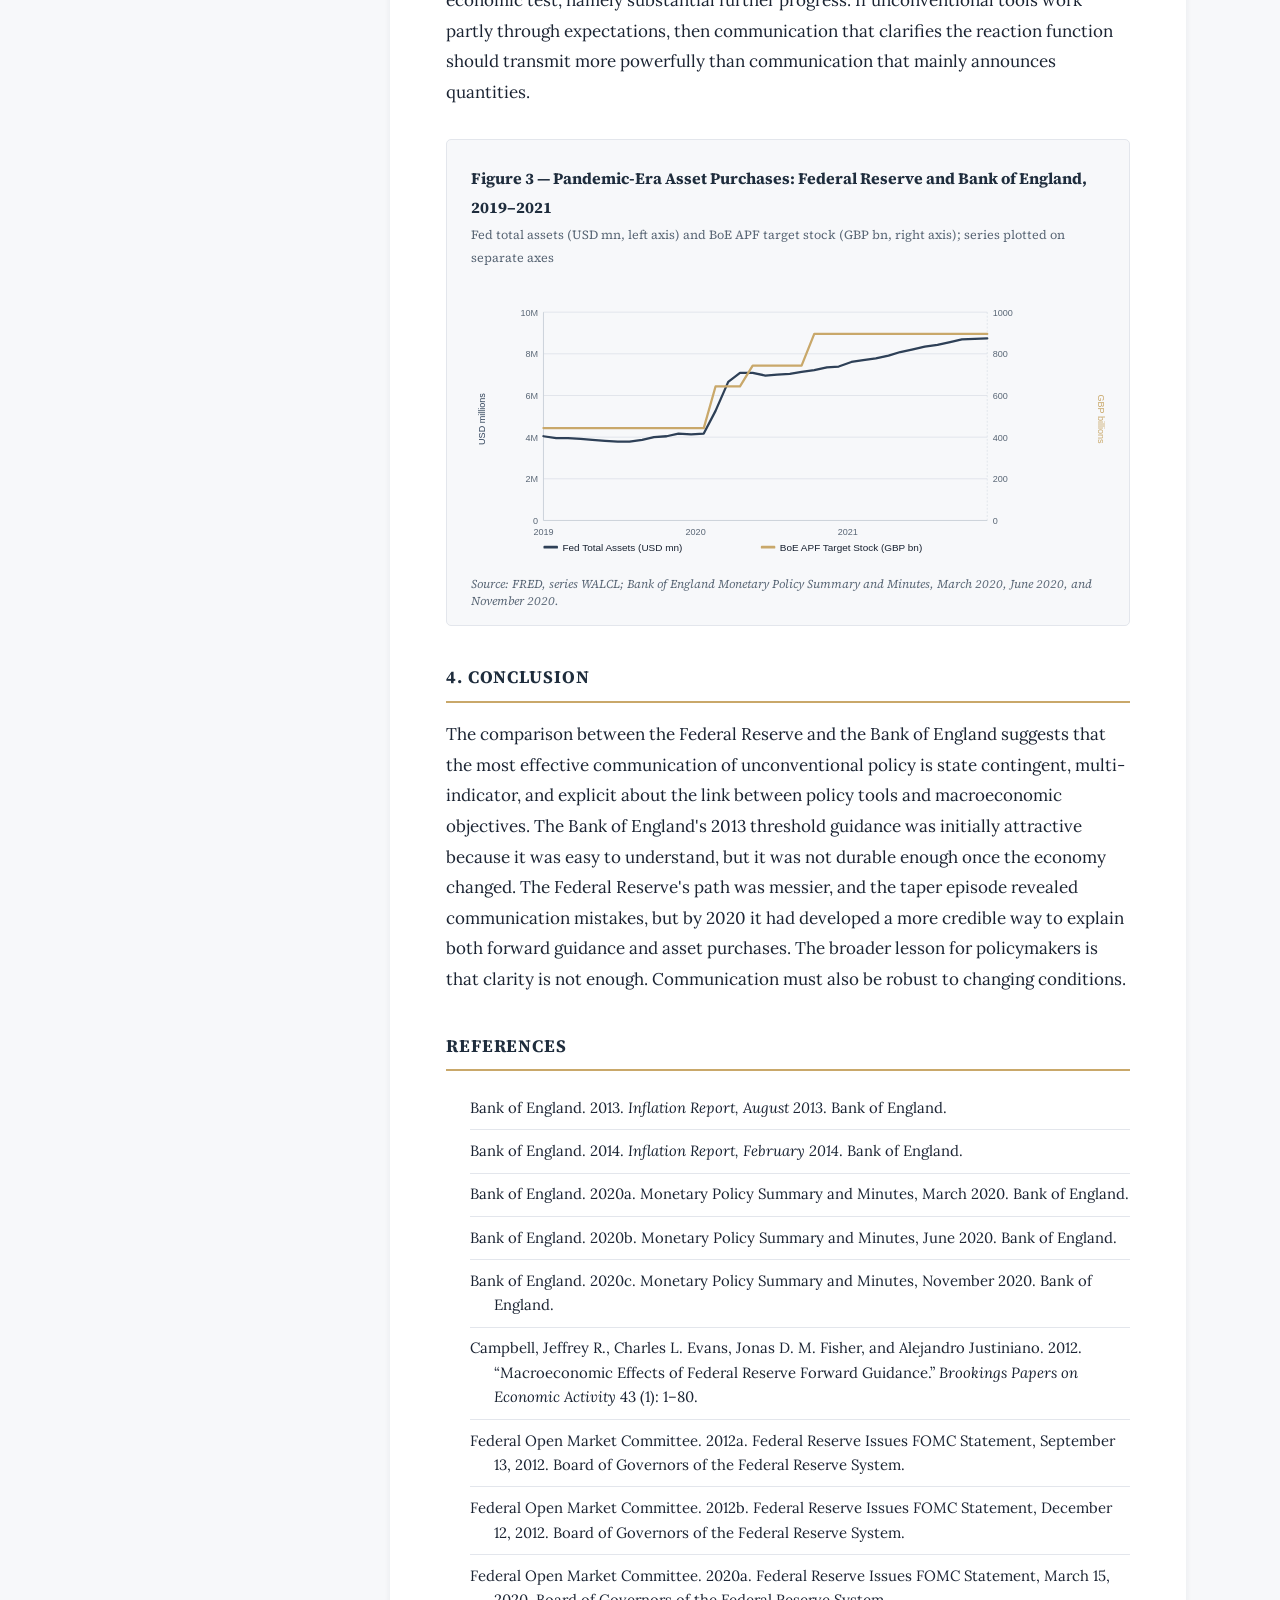
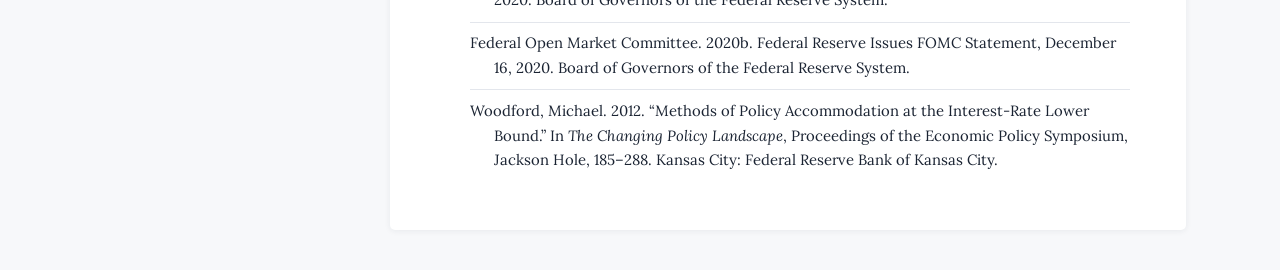
<file: paper-unconventional-policy-fed-boe.html>
<!DOCTYPE html>
<html lang="en">
<head>
    <meta charset="UTF-8" />
    <meta name="viewport" content="width=device-width, initial-scale=1.0" />
    <title>Communicating Unconventional Policy: The Federal Reserve and the Bank of England &mdash; Muhammad Umar Shinwari</title>
    <link rel="preconnect" href="https://fonts.googleapis.com" />
    <link rel="preconnect" href="https://fonts.gstatic.com" crossorigin />
    <link href="https://fonts.googleapis.com/css2?family=Lora:ital,wght@0,400;0,600;0,700;1,400&family=Source+Serif+4:ital,opsz,wght@0,8..60,300;0,8..60,400;0,8..60,600;1,8..60,400&display=swap" rel="stylesheet" />
    <style>
        *, *::before, *::after { box-sizing: border-box; margin: 0; padding: 0; }

        :root {
            --navy: #2E4057;
            --navy-dark: #1F2D3D;
            --navy-light: #3E5574;
            --accent: #C9A86A;
            --accent-dark: #A88949;
            --text: #1A2332;
            --text-muted: #5A6776;
            --bg: #FFFFFF;
            --bg-alt: #F7F8FA;
            --border: #E3E6EC;
            --font-body: 'Lora', Georgia, serif;
            --font-ui: 'Source Serif 4', Georgia, serif;
            --radius: 5px;
            --transition: 0.22s ease;
        }

        html { scroll-behavior: smooth; }

        body {
            font-family: var(--font-body);
            font-size: 17px;
            line-height: 1.8;
            color: var(--text);
            background: var(--bg-alt);
            -webkit-font-smoothing: antialiased;
        }

        a { color: var(--navy); text-decoration: none; }
        a:hover { color: var(--accent-dark); text-decoration: underline; }

        .topbar {
            background: var(--navy-dark);
            padding: 0.7rem 1.5rem;
            display: flex;
            align-items: center;
            justify-content: space-between;
            gap: 1rem;
            flex-wrap: wrap;
            position: sticky;
            top: 0;
            z-index: 200;
        }

        .back-link {
            display: inline-flex;
            align-items: center;
            gap: 0.4rem;
            font-family: var(--font-ui);
            font-size: 0.85rem;
            font-weight: 500;
            color: rgba(255,255,255,0.75);
            transition: color var(--transition);
            text-decoration: none;
        }
        .back-link:hover { color: var(--accent); text-decoration: none; }
        .back-link svg { width: 14px; height: 14px; stroke: currentColor; fill: none; stroke-width: 2; stroke-linecap: round; stroke-linejoin: round; }

        .topbar-actions { display: flex; gap: 0.5rem; }

        .btn-sm {
            display: inline-flex;
            align-items: center;
            gap: 0.35rem;
            padding: 0.4rem 0.9rem;
            font-family: var(--font-ui);
            font-size: 0.82rem;
            font-weight: 500;
            border-radius: var(--radius);
            border: 1.5px solid transparent;
            cursor: pointer;
            transition: all var(--transition);
            text-decoration: none;
        }
        .btn-sm svg { width: 13px; height: 13px; stroke: currentColor; fill: none; stroke-width: 2; stroke-linecap: round; stroke-linejoin: round; }
        .btn-gold { background: var(--accent); color: var(--navy-dark); border-color: var(--accent); }
        .btn-gold:hover { background: var(--accent-dark); border-color: var(--accent-dark); color: #fff; text-decoration: none; }

        .layout {
            display: grid;
            grid-template-columns: 240px 1fr;
            max-width: 1140px;
            margin: 0 auto;
            padding: 2.5rem 1.5rem;
            gap: 3.5rem;
            align-items: start;
        }

        .toc-wrap {
            position: sticky;
            top: 56px;
            max-height: calc(100vh - 80px);
            overflow-y: auto;
            padding-right: 0.5rem;
            scrollbar-width: thin;
        }

        .toc-title {
            font-family: var(--font-ui);
            font-size: 0.72rem;
            font-weight: 700;
            text-transform: uppercase;
            letter-spacing: 0.12em;
            color: var(--text-muted);
            margin-bottom: 0.85rem;
        }

        .toc-list { list-style: none; }
        .toc-list li { margin-bottom: 0.1rem; }
        .toc-list a {
            display: block;
            font-family: var(--font-ui);
            font-size: 0.82rem;
            color: var(--text-muted);
            padding: 0.3rem 0.6rem;
            border-left: 2px solid var(--border);
            border-radius: 0 3px 3px 0;
            transition: all var(--transition);
            line-height: 1.4;
            text-decoration: none;
        }
        .toc-list a:hover,
        .toc-list a.active {
            color: var(--navy);
            border-left-color: var(--accent);
            background: rgba(201,168,106,0.07);
            text-decoration: none;
        }

        .article { min-width: 0; background: var(--bg); border-radius: var(--radius); padding: 3rem 3.5rem; box-shadow: 0 1px 6px rgba(31,45,61,0.07); }

        .article-badge {
            display: inline-block;
            font-family: var(--font-ui);
            font-size: 0.75rem;
            font-weight: 600;
            text-transform: uppercase;
            letter-spacing: 0.12em;
            color: var(--accent-dark);
            background: rgba(201,168,106,0.12);
            padding: 0.25rem 0.7rem;
            border-radius: 3px;
            margin-bottom: 1.1rem;
        }

        .article-title {
            font-family: var(--font-body);
            font-size: clamp(1.45rem, 2.5vw, 2rem);
            font-weight: 700;
            line-height: 1.3;
            color: var(--navy-dark);
            margin-bottom: 1.75rem;
            padding-bottom: 1.5rem;
            border-bottom: 2px solid var(--border);
        }

        h2.sec {
            font-family: var(--font-ui);
            font-size: 1.1rem;
            font-weight: 700;
            color: var(--navy-dark);
            text-transform: uppercase;
            letter-spacing: 0.05em;
            border-bottom: 2px solid var(--accent);
            padding-bottom: 0.45rem;
            margin: 2.25rem 0 1rem;
        }

        p {
            margin-bottom: 1.1rem;
            text-indent: 1.5em;
        }
        p:first-of-type,
        h2.sec + p { text-indent: 0; }
        p:last-child { margin-bottom: 0; }

        .chart-wrap {
            margin: 2rem 0 1.75rem;
            background: var(--bg-alt);
            border: 1px solid var(--border);
            border-radius: var(--radius);
            padding: 1.5rem 1.5rem 1rem;
        }
        .chart-title {
            font-family: var(--font-ui);
            font-size: 1rem;
            font-weight: 700;
            color: var(--navy-dark);
            margin-bottom: 0.15rem;
        }
        .chart-subtitle {
            font-family: var(--font-ui);
            font-size: 0.78rem;
            color: var(--text-muted);
            margin-bottom: 1rem;
        }
        .chart-svg { width: 100%; height: auto; display: block; }
        .chart-source {
            font-family: var(--font-ui);
            font-size: 0.75rem;
            color: var(--text-muted);
            font-style: italic;
            margin-top: 0.6rem;
            line-height: 1.4;
            text-indent: 0;
        }

        .ref-list { list-style: none; }
        .ref-list li {
            font-size: 0.93rem;
            padding: 0.55rem 0 0.55rem 1.5rem;
            border-bottom: 1px solid var(--border);
            text-indent: -1.5rem;
            margin-left: 1.5rem;
            line-height: 1.65;
        }
        .ref-list li:last-child { border-bottom: none; }

        @media (max-width: 860px) {
            .layout { grid-template-columns: 1fr; gap: 1.5rem; }
            .toc-wrap { position: static; max-height: none; border: 1px solid var(--border); border-radius: var(--radius); padding: 1rem; background: var(--bg-alt); }
            .article { padding: 2rem 1.5rem; }
        }

        @media (max-width: 600px) {
            body { font-size: 16px; }
            .layout { padding: 1.25rem 1rem; }
            .article { padding: 1.5rem 1rem; }
        }

        @media print {
            .topbar { display: none !important; }
            .toc-wrap { display: none !important; }
            aside { display: none !important; }
            .layout { display: block; padding: 0; max-width: 100%; }
            .article { box-shadow: none; border-radius: 0; padding: 1.5rem 2rem; }
            body { background: #fff; font-size: 11.5pt; line-height: 1.7; }
            h2.sec { page-break-after: avoid; }
            .chart-wrap { page-break-inside: avoid; }
            a { color: inherit !important; text-decoration: none !important; }
        }
    </style>
</head>
<body>

<div class="topbar">
    <a href="publications.html" class="back-link">
        <svg viewBox="0 0 24 24"><polyline points="15 18 9 12 15 6"/></svg>
        Publications &amp; Essays
    </a>
    <div class="topbar-actions">
        <button onclick="window.print()" class="btn-sm btn-gold">
            <svg viewBox="0 0 24 24"><polyline points="6 9 6 2 18 2 18 9"/><path d="M6 18H4a2 2 0 0 1-2-2v-5a2 2 0 0 1 2-2h16a2 2 0 0 1 2 2v5a2 2 0 0 1-2 2h-2"/><rect x="6" y="14" width="12" height="8"/></svg>
            Save as PDF
        </button>
    </div>
</div>

<div class="layout">

    <aside>
        <nav class="toc-wrap" id="toc">
            <div class="toc-title">Contents</div>
            <ul class="toc-list">
                <li><a href="#introduction">1. Introduction</a></li>
                <li><a href="#background">2. Background</a></li>
                <li><a href="#analysis">3. Analysis</a></li>
                <li><a href="#conclusion">4. Conclusion</a></li>
                <li><a href="#references">References</a></li>
            </ul>
        </nav>
    </aside>

    <article class="article">

        <div class="article-badge">Policy Essay &middot; Yale School of Management</div>
        <h1 class="article-title">Communicating Unconventional Policy: The Federal Reserve and the Bank of England</h1>

        <!-- 1. Introduction -->
        <h2 class="sec" id="introduction">1. Introduction</h2>

        <p>When policy rates are near zero, central banks rely more heavily on communication. Forward guidance affects expected future short rates, and asset purchase announcements can work through both signaling and portfolio balance channels. In that setting, communication is part of the policy instrument itself, not just an explanation of it. The central bank must therefore explain not only what it is doing, but also how the public should interpret the link between policy tools, incoming data, and future decisions.</p>

        <p>This paper argues that the Federal Reserve ultimately communicated unconventional policy more effectively than the Bank of England. The Bank of England's 2013 threshold guidance was initially simple and easy to understand, but it proved difficult to sustain once unemployment fell faster than expected. The Federal Reserve's communication was not flawless, particularly during the 2013 taper episode, but by the pandemic period it had developed a more coherent framework that linked asset purchases and forward guidance to observable macroeconomic outcomes (Federal Open Market Committee 2020b). In practical terms, the Fed did a better job of explaining its reaction function. Figure 1 shows why unemployment-threshold guidance became difficult to maintain in practice, Figure 2 compares the policy-rate environment in which unconventional tools were used, and Figure 3 compares the scale and communication of asset purchases.</p>

        <!-- 2. Background -->
        <h2 class="sec" id="background">2. Background</h2>

        <p>In standard New Keynesian analysis, monetary policy works in part by shaping expectations of future real interest rates. At the effective lower bound, that mechanism becomes more important because the current short rate cannot do all the adjustment. Forward guidance therefore matters because it can lower the expected future path of rates. Asset purchases can also matter by reducing term premia and by signaling that the central bank intends to keep policy accommodative for longer than markets might otherwise expect (Woodford 2012; Campbell et al. 2012).</p>

        <p>That framework provides a useful way to compare the Fed and the Bank of England. Effective communication should do three things. First, it should clarify the state-contingent logic of policy. Second, it should be durable enough to survive plausible changes in the data. Third, it should align the different instruments of unconventional policy so that the public does not receive conflicting signals from the policy rate, the balance sheet, and official statements.</p>

        <p>The Federal Reserve moved gradually towards that type of communication. In September 2012, it announced additional purchases of agency mortgage-backed securities at a pace of $40 billion per month and tied the program to improvement in labor market conditions rather than to a fixed total amount (Federal Open Market Committee 2012a). In December 2012, it replaced calendar-based forward guidance with explicit thresholds, stating that exceptionally low rates would likely be appropriate at least as long as unemployment remained above 6.5 percent and projected inflation remained contained (Federal Open Market Committee 2012b). During the pandemic, the Fed again expanded asset purchases aggressively and, by December 2020, tied the continuation of purchases to &ldquo;substantial further progress&rdquo; toward its employment and inflation goals (Federal Open Market Committee 2020a; Federal Open Market Committee 2020b).</p>

        <p>The Bank of England also used state-contingent guidance. In August 2013, the Monetary Policy Committee stated that it intended to maintain the highly stimulative stance of policy at least until the unemployment rate had fallen to a threshold of 7 percent, subject to knockout conditions related to inflation expectations and financial stability (Bank of England 2013). During the pandemic, the Bank increased the stock of asset purchases in discrete steps, including a GBP200 billion expansion in March 2020 and a further GBP150 billion increase in November 2020 (Bank of England 2020a; Bank of England 2020b). The challenge was similar to the Fed's. It had to explain how purchases, rates, and macroeconomic conditions fit together.</p>

        <!-- 3. Analysis -->
        <h2 class="sec" id="analysis">3. Analysis</h2>

        <p>The Bank of England's 2013 guidance had one clear advantage at the outset. It was simple. A visible unemployment threshold gave households and markets a concrete metric, and the use of knockouts signaled that the Committee still cared about inflation credibility. In that narrow sense, the Bank's early communication was cleaner than the Fed's earlier date-based guidance, which invited markets to treat calendar language as a promise rather than a forecast.</p>

        <p>But the Bank's framework had an important weakness. It tied communication too tightly to a single labor market indicator that turned out to move faster than expected. Figure 1 shows that UK unemployment fell toward the 7 percent threshold relatively quickly, forcing the MPC to revise the way it explained policy. Once unemployment approached 7 percent sooner than the MPC had anticipated, the central bank had to reframe its message around broader measures of spare capacity rather than the original threshold (Bank of England 2014). That shift was economically understandable, but it weakened the communication strategy. A framework that needs to be reinterpreted quickly is less effective because it makes private agents less certain about how future data will map into future policy.</p>

        <!-- Figure 1 -->
        <div class="chart-wrap">
            <div class="chart-title">Figure 1 &mdash; U.S. and U.K. Unemployment Rates Relative to Forward-Guidance Thresholds, 2012&ndash;2015</div>
            <div class="chart-subtitle">Percent; dashed horizontal lines mark the Fed&rsquo;s 6.5% and Bank of England&rsquo;s 7.0% thresholds</div>
            <svg class="chart-svg" viewBox="0 0 640 310" xmlns="http://www.w3.org/2000/svg" style="font-family: sans-serif;">
                <!-- Gridlines -->
                <line x1="65" y1="30" x2="565" y2="30" stroke="#e0e4ea" stroke-width="1"/>
                <line x1="65" y1="68" x2="565" y2="68" stroke="#e0e4ea" stroke-width="1"/>
                <line x1="65" y1="107" x2="565" y2="107" stroke="#e0e4ea" stroke-width="1"/>
                <line x1="65" y1="145" x2="565" y2="145" stroke="#e0e4ea" stroke-width="1"/>
                <line x1="65" y1="183" x2="565" y2="183" stroke="#e0e4ea" stroke-width="1"/>
                <line x1="65" y1="222" x2="565" y2="222" stroke="#e0e4ea" stroke-width="1"/>
                <line x1="65" y1="260" x2="565" y2="260" stroke="#c8d0d8" stroke-width="1"/>
                <line x1="65" y1="30" x2="65" y2="260" stroke="#c8d0d8" stroke-width="1"/>
                <!-- Y-axis labels -->
                <text x="59" y="34" text-anchor="end" font-size="11" fill="#5a6776">9</text>
                <text x="59" y="72" text-anchor="end" font-size="11" fill="#5a6776">8</text>
                <text x="59" y="111" text-anchor="end" font-size="11" fill="#5a6776">7</text>
                <text x="59" y="149" text-anchor="end" font-size="11" fill="#5a6776">6</text>
                <text x="59" y="187" text-anchor="end" font-size="11" fill="#5a6776">5</text>
                <text x="59" y="226" text-anchor="end" font-size="11" fill="#5a6776">4</text>
                <text x="59" y="264" text-anchor="end" font-size="11" fill="#5a6776">3</text>
                <text x="14" y="148" text-anchor="middle" font-size="10" fill="#8898a8" transform="rotate(-90,14,148)">percent</text>
                <!-- X-axis labels -->
                <text x="65" y="276" text-anchor="middle" font-size="10" fill="#5a6776">2012</text>
                <text x="195" y="276" text-anchor="middle" font-size="10" fill="#5a6776">2013</text>
                <text x="325" y="276" text-anchor="middle" font-size="10" fill="#5a6776">2014</text>
                <text x="455" y="276" text-anchor="middle" font-size="10" fill="#5a6776">2015</text>
                <!-- Threshold lines (dashed) -->
                <line x1="65" y1="107" x2="565" y2="107" stroke="#2a7a8a" stroke-width="1.5" stroke-dasharray="5,3"/>
                <line x1="65" y1="126" x2="565" y2="126" stroke="#8B2020" stroke-width="1.5" stroke-dasharray="5,3"/>
                <!-- US Unemployment Rate -->
                <polyline fill="none" stroke="#2E4057" stroke-width="2.5" stroke-linejoin="round" stroke-linecap="round"
                    points="65,57 76,57 87,61 98,61 108,61 119,61 130,61 141,65 152,76 162,76 173,80 184,72 195,68 206,80 217,88 228,84 238,88 249,88 260,95 271,99 282,99 293,99 303,111 314,118 325,122 336,118 347,118 358,137 368,134 379,141 390,137 401,141 412,149 423,157 433,153 444,160 455,157 466,164 477,168 488,168 498,160 509,172 520,176 531,180 542,183 553,183 565,180"/>
                <!-- UK Unemployment Rate -->
                <polyline fill="none" stroke="#C9A86A" stroke-width="2.5" stroke-linejoin="round" stroke-linecap="round"
                    points="65,57 76,61 87,61 98,65 108,68 119,68 130,72 141,76 152,76 162,76 173,76 184,76 195,68 206,76 217,76 228,80 238,80 249,80 260,80 271,84 282,91 293,99 303,99 314,103 325,111 336,118 347,122 358,130 368,134 379,141 390,145 401,145 412,149 423,149 433,157 444,160 455,160 466,164 477,164 488,160 498,160 509,164 520,168 531,172 542,176 553,180 565,180"/>
                <!-- Legend -->
                <rect x="65" y="288" width="16" height="3" rx="1" fill="#2E4057"/>
                <text x="86" y="294" font-size="11" fill="#1A2332">US Unemployment</text>
                <rect x="210" y="288" width="16" height="3" rx="1" fill="#C9A86A"/>
                <text x="231" y="294" font-size="11" fill="#1A2332">UK Unemployment</text>
                <line x1="370" y1="290" x2="386" y2="290" stroke="#8B2020" stroke-width="1.5" stroke-dasharray="5,3"/>
                <text x="391" y="294" font-size="11" fill="#1A2332">Fed 6.5%</text>
                <line x1="450" y1="290" x2="466" y2="290" stroke="#2a7a8a" stroke-width="1.5" stroke-dasharray="5,3"/>
                <text x="471" y="294" font-size="11" fill="#1A2332">BoE 7.0%</text>
            </svg>
            <p class="chart-source">Source: Federal Reserve Economic Data, series UNRATE and LRHUTTTTGBM156S.</p>
        </div>

        <p>The Federal Reserve's communication record was also imperfect. The 2013 taper episode showed that the Fed had difficulty persuading markets that a slower pace of asset purchases did not imply an imminent increase in policy rates. That confusion suggests that the distinction between balance sheet policy and rate guidance was not fully understood by investors. Even so, the Fed learned from that episode. By the pandemic period, its communication was more integrated. Figure 2 shows that both central banks were operating in a near-zero-rate environment, so conventional policy space was very limited. In March 2020 the Fed announced large-scale purchases during acute market stress, and in December 2020 it stated that purchases would continue until substantial further progress had been made toward the Committee's goals (Federal Open Market Committee 2020a; Federal Open Market Committee 2020b). That language was not mechanical, but it linked purchases to the dual mandate rather than to a calendar or a single indicator.</p>

        <!-- Figure 2 -->
        <div class="chart-wrap">
            <div class="chart-title">Figure 2 &mdash; Policy Rates at the Lower Bound, 2019&ndash;2021</div>
            <div class="chart-subtitle">Monthly averages in percent; effective federal funds rate and Bank of England official Bank Rate</div>
            <svg class="chart-svg" viewBox="0 0 640 310" xmlns="http://www.w3.org/2000/svg" style="font-family: sans-serif;">
                <!-- Gridlines -->
                <line x1="65" y1="30" x2="565" y2="30" stroke="#e0e4ea" stroke-width="1"/>
                <line x1="65" y1="68" x2="565" y2="68" stroke="#e0e4ea" stroke-width="1"/>
                <line x1="65" y1="107" x2="565" y2="107" stroke="#e0e4ea" stroke-width="1"/>
                <line x1="65" y1="145" x2="565" y2="145" stroke="#e0e4ea" stroke-width="1"/>
                <line x1="65" y1="183" x2="565" y2="183" stroke="#e0e4ea" stroke-width="1"/>
                <line x1="65" y1="222" x2="565" y2="222" stroke="#e0e4ea" stroke-width="1"/>
                <line x1="65" y1="260" x2="565" y2="260" stroke="#c8d0d8" stroke-width="1"/>
                <line x1="65" y1="30" x2="65" y2="260" stroke="#c8d0d8" stroke-width="1"/>
                <!-- Y-axis labels -->
                <text x="59" y="34" text-anchor="end" font-size="11" fill="#5a6776">3.0</text>
                <text x="59" y="72" text-anchor="end" font-size="11" fill="#5a6776">2.5</text>
                <text x="59" y="111" text-anchor="end" font-size="11" fill="#5a6776">2.0</text>
                <text x="59" y="149" text-anchor="end" font-size="11" fill="#5a6776">1.5</text>
                <text x="59" y="187" text-anchor="end" font-size="11" fill="#5a6776">1.0</text>
                <text x="59" y="226" text-anchor="end" font-size="11" fill="#5a6776">0.5</text>
                <text x="59" y="264" text-anchor="end" font-size="11" fill="#5a6776">0</text>
                <text x="14" y="148" text-anchor="middle" font-size="10" fill="#8898a8" transform="rotate(-90,14,148)">percent</text>
                <!-- X-axis labels -->
                <text x="65" y="276" text-anchor="middle" font-size="10" fill="#5a6776">2019</text>
                <text x="237" y="276" text-anchor="middle" font-size="10" fill="#5a6776">2020</text>
                <text x="409" y="276" text-anchor="middle" font-size="10" fill="#5a6776">2021</text>
                <!-- Effective Federal Funds Rate -->
                <polyline fill="none" stroke="#2E4057" stroke-width="2.5" stroke-linejoin="round" stroke-linecap="round"
                    points="65,76 79,76 94,75 108,75 122,77 137,78 151,76 165,97 180,104 194,120 208,141 223,141 237,141 251,139 266,210 280,256 294,256 309,254 323,253 337,252 351,253 366,253 380,253 394,253 409,253 423,254 437,255 452,255 466,255 480,254 494,252 509,253 523,254 537,254 551,254 565,254"/>
                <!-- Bank of England Bank Rate -->
                <polyline fill="none" stroke="#C9A86A" stroke-width="2.5" stroke-linejoin="round" stroke-linecap="round"
                    points="65,203 79,203 94,203 108,203 122,203 137,203 151,203 165,203 180,203 194,203 208,203 223,203 237,203 251,203 266,252 280,252 294,252 309,252 323,252 337,252 351,252 366,252 380,252 394,252 409,252 423,252 437,252 452,252 466,252 480,252 494,252 509,252 523,252 537,252 551,252 565,260"/>
                <!-- Legend -->
                <rect x="65" y="288" width="16" height="3" rx="1" fill="#2E4057"/>
                <text x="86" y="294" font-size="11" fill="#1A2332">Effective Federal Funds Rate</text>
                <rect x="310" y="288" width="16" height="3" rx="1" fill="#C9A86A"/>
                <text x="331" y="294" font-size="11" fill="#1A2332">Bank of England Bank Rate</text>
            </svg>
            <p class="chart-source">Source: FRED, series FEDFUNDS; Bank of England Database, Official Bank Rate history (IUDBEDR).</p>
        </div>

        <p>This difference matters for policy effectiveness. A central bank does not need the simplest possible communication. It needs communication that remains intelligible when the economy evolves in unexpected ways. On that criterion, the Fed's later framework was stronger. It gave the public a clearer sense that policy would respond to realized progress on employment and inflation, while preserving discretion over the full information set. The Bank of England's 2013 threshold was easier to summarize, but less robust. Once the threshold lost usefulness, the Bank had to explain why the spirit of the guidance remained intact even though the headline condition had nearly been met. That created a credibility problem, not because the MPC had acted irrationally, but because the public message had been too narrow.</p>

        <p>The contrast is also visible in the communication of asset purchases. The Bank of England tended to communicate purchases as changes in the target stock of assets, often in discrete increments. That approach was operationally clear, but it did less to explain the expected macroeconomic conditions under which purchases would continue, slow, or stop. Figure 3 shows that both central banks expanded support sharply during the pandemic, but the Fed's purchases were communicated with a more explicit macroeconomic condition attached to them. The Federal Reserve's 2020 language was more effective because it connected the flow of purchases to an economic test, namely substantial further progress. If unconventional tools work partly through expectations, then communication that clarifies the reaction function should transmit more powerfully than communication that mainly announces quantities.</p>

        <!-- Figure 3 -->
        <div class="chart-wrap">
            <div class="chart-title">Figure 3 &mdash; Pandemic-Era Asset Purchases: Federal Reserve and Bank of England, 2019&ndash;2021</div>
            <div class="chart-subtitle">Fed total assets (USD mn, left axis) and BoE APF target stock (GBP bn, right axis); series plotted on separate axes</div>
            <svg class="chart-svg" viewBox="0 0 700 310" xmlns="http://www.w3.org/2000/svg" style="font-family: sans-serif;">
                <!-- Gridlines -->
                <line x1="80" y1="30" x2="570" y2="30" stroke="#e0e4ea" stroke-width="1"/>
                <line x1="80" y1="76" x2="570" y2="76" stroke="#e0e4ea" stroke-width="1"/>
                <line x1="80" y1="122" x2="570" y2="122" stroke="#e0e4ea" stroke-width="1"/>
                <line x1="80" y1="168" x2="570" y2="168" stroke="#e0e4ea" stroke-width="1"/>
                <line x1="80" y1="214" x2="570" y2="214" stroke="#e0e4ea" stroke-width="1"/>
                <line x1="80" y1="260" x2="570" y2="260" stroke="#c8d0d8" stroke-width="1"/>
                <line x1="80" y1="30" x2="80" y2="260" stroke="#c8d0d8" stroke-width="1"/>
                <line x1="570" y1="30" x2="570" y2="260" stroke="#c8d0d8" stroke-width="0.5" stroke-dasharray="2,2"/>
                <!-- Left Y-axis labels (Fed, USD mn) -->
                <text x="74" y="34" text-anchor="end" font-size="10" fill="#5a6776">10M</text>
                <text x="74" y="80" text-anchor="end" font-size="10" fill="#5a6776">8M</text>
                <text x="74" y="126" text-anchor="end" font-size="10" fill="#5a6776">6M</text>
                <text x="74" y="172" text-anchor="end" font-size="10" fill="#5a6776">4M</text>
                <text x="74" y="218" text-anchor="end" font-size="10" fill="#5a6776">2M</text>
                <text x="74" y="264" text-anchor="end" font-size="10" fill="#5a6776">0</text>
                <text x="16" y="148" text-anchor="middle" font-size="10" fill="#2E4057" transform="rotate(-90,16,148)">USD millions</text>
                <!-- Right Y-axis labels (BoE, GBP bn) -->
                <text x="576" y="34" text-anchor="start" font-size="10" fill="#5a6776">1000</text>
                <text x="576" y="80" text-anchor="start" font-size="10" fill="#5a6776">800</text>
                <text x="576" y="126" text-anchor="start" font-size="10" fill="#5a6776">600</text>
                <text x="576" y="172" text-anchor="start" font-size="10" fill="#5a6776">400</text>
                <text x="576" y="218" text-anchor="start" font-size="10" fill="#5a6776">200</text>
                <text x="576" y="264" text-anchor="start" font-size="10" fill="#5a6776">0</text>
                <text x="692" y="148" text-anchor="middle" font-size="10" fill="#C9A86A" transform="rotate(90,692,148)">GBP billions</text>
                <!-- X-axis labels -->
                <text x="80" y="276" text-anchor="middle" font-size="10" fill="#5a6776">2019</text>
                <text x="248" y="276" text-anchor="middle" font-size="10" fill="#5a6776">2020</text>
                <text x="416" y="276" text-anchor="middle" font-size="10" fill="#5a6776">2021</text>
                <!-- Federal Reserve Total Assets -->
                <polyline fill="none" stroke="#2E4057" stroke-width="2.5" stroke-linejoin="round" stroke-linecap="round"
                    points="80,167 94,169 107,169 121,170 134,171 148,172 162,173 175,173 189,171 202,168 216,167 229,164 243,165 257,164 270,139 284,107 297,97 311,97 325,100 338,99 352,98 365,96 379,94 393,91 406,90 420,85 433,83 447,81 461,78 474,74 488,71 501,68 515,66 529,63 542,60 570,59"/>
                <!-- BoE APF Target Stock -->
                <polyline fill="none" stroke="#C9A86A" stroke-width="2.5" stroke-linejoin="round" stroke-linecap="round"
                    points="80,158 94,158 107,158 121,158 134,158 148,158 162,158 175,158 189,158 202,158 216,158 229,158 243,158 257,158 270,112 284,112 297,112 311,89 325,89 338,89 352,89 365,89 379,54 393,54 406,54 420,54 433,54 447,54 461,54 474,54 488,54 501,54 515,54 529,54 542,54 570,54"/>
                <!-- Legend -->
                <rect x="80" y="288" width="16" height="3" rx="1" fill="#2E4057"/>
                <text x="101" y="294" font-size="11" fill="#1A2332">Fed Total Assets (USD mn)</text>
                <rect x="320" y="288" width="16" height="3" rx="1" fill="#C9A86A"/>
                <text x="341" y="294" font-size="11" fill="#1A2332">BoE APF Target Stock (GBP bn)</text>
            </svg>
            <p class="chart-source">Source: FRED, series WALCL; Bank of England Monetary Policy Summary and Minutes, March 2020, June 2020, and November 2020.</p>
        </div>

        <!-- 4. Conclusion -->
        <h2 class="sec" id="conclusion">4. Conclusion</h2>

        <p>The comparison between the Federal Reserve and the Bank of England suggests that the most effective communication of unconventional policy is state contingent, multi-indicator, and explicit about the link between policy tools and macroeconomic objectives. The Bank of England's 2013 threshold guidance was initially attractive because it was easy to understand, but it was not durable enough once the economy changed. The Federal Reserve's path was messier, and the taper episode revealed communication mistakes, but by 2020 it had developed a more credible way to explain both forward guidance and asset purchases. The broader lesson for policymakers is that clarity is not enough. Communication must also be robust to changing conditions.</p>

        <!-- References -->
        <h2 class="sec" id="references">References</h2>

        <ul class="ref-list">
            <li>Bank of England. 2013. <em>Inflation Report, August 2013</em>. Bank of England.</li>
            <li>Bank of England. 2014. <em>Inflation Report, February 2014</em>. Bank of England.</li>
            <li>Bank of England. 2020a. Monetary Policy Summary and Minutes, March 2020. Bank of England.</li>
            <li>Bank of England. 2020b. Monetary Policy Summary and Minutes, June 2020. Bank of England.</li>
            <li>Bank of England. 2020c. Monetary Policy Summary and Minutes, November 2020. Bank of England.</li>
            <li>Campbell, Jeffrey R., Charles L. Evans, Jonas D. M. Fisher, and Alejandro Justiniano. 2012. &ldquo;Macroeconomic Effects of Federal Reserve Forward Guidance.&rdquo; <em>Brookings Papers on Economic Activity</em> 43 (1): 1&ndash;80.</li>
            <li>Federal Open Market Committee. 2012a. Federal Reserve Issues FOMC Statement, September 13, 2012. Board of Governors of the Federal Reserve System.</li>
            <li>Federal Open Market Committee. 2012b. Federal Reserve Issues FOMC Statement, December 12, 2012. Board of Governors of the Federal Reserve System.</li>
            <li>Federal Open Market Committee. 2020a. Federal Reserve Issues FOMC Statement, March 15, 2020. Board of Governors of the Federal Reserve System.</li>
            <li>Federal Open Market Committee. 2020b. Federal Reserve Issues FOMC Statement, December 16, 2020. Board of Governors of the Federal Reserve System.</li>
            <li>Woodford, Michael. 2012. &ldquo;Methods of Policy Accommodation at the Interest-Rate Lower Bound.&rdquo; In <em>The Changing Policy Landscape</em>, Proceedings of the Economic Policy Symposium, Jackson Hole, 185&ndash;288. Kansas City: Federal Reserve Bank of Kansas City.</li>
        </ul>

    </article>

</div>

<script>
(function () {
    var links = document.querySelectorAll('.toc-list a');
    var sections = [];
    links.forEach(function (l) {
        var id = l.getAttribute('href').replace('#', '');
        var el = document.getElementById(id);
        if (el) sections.push({ el: el, link: l });
    });
    function highlight() {
        var y = window.pageYOffset + 130;
        var active = null;
        sections.forEach(function (s) { if (s.el.offsetTop <= y) active = s; });
        links.forEach(function (l) { l.classList.remove('active'); });
        if (active) active.link.classList.add('active');
    }
    var ticking = false;
    window.addEventListener('scroll', function () {
        if (!ticking) { window.requestAnimationFrame(function () { highlight(); ticking = false; }); ticking = true; }
    });
    highlight();
})();
</script>
</body>
</html>
</file>
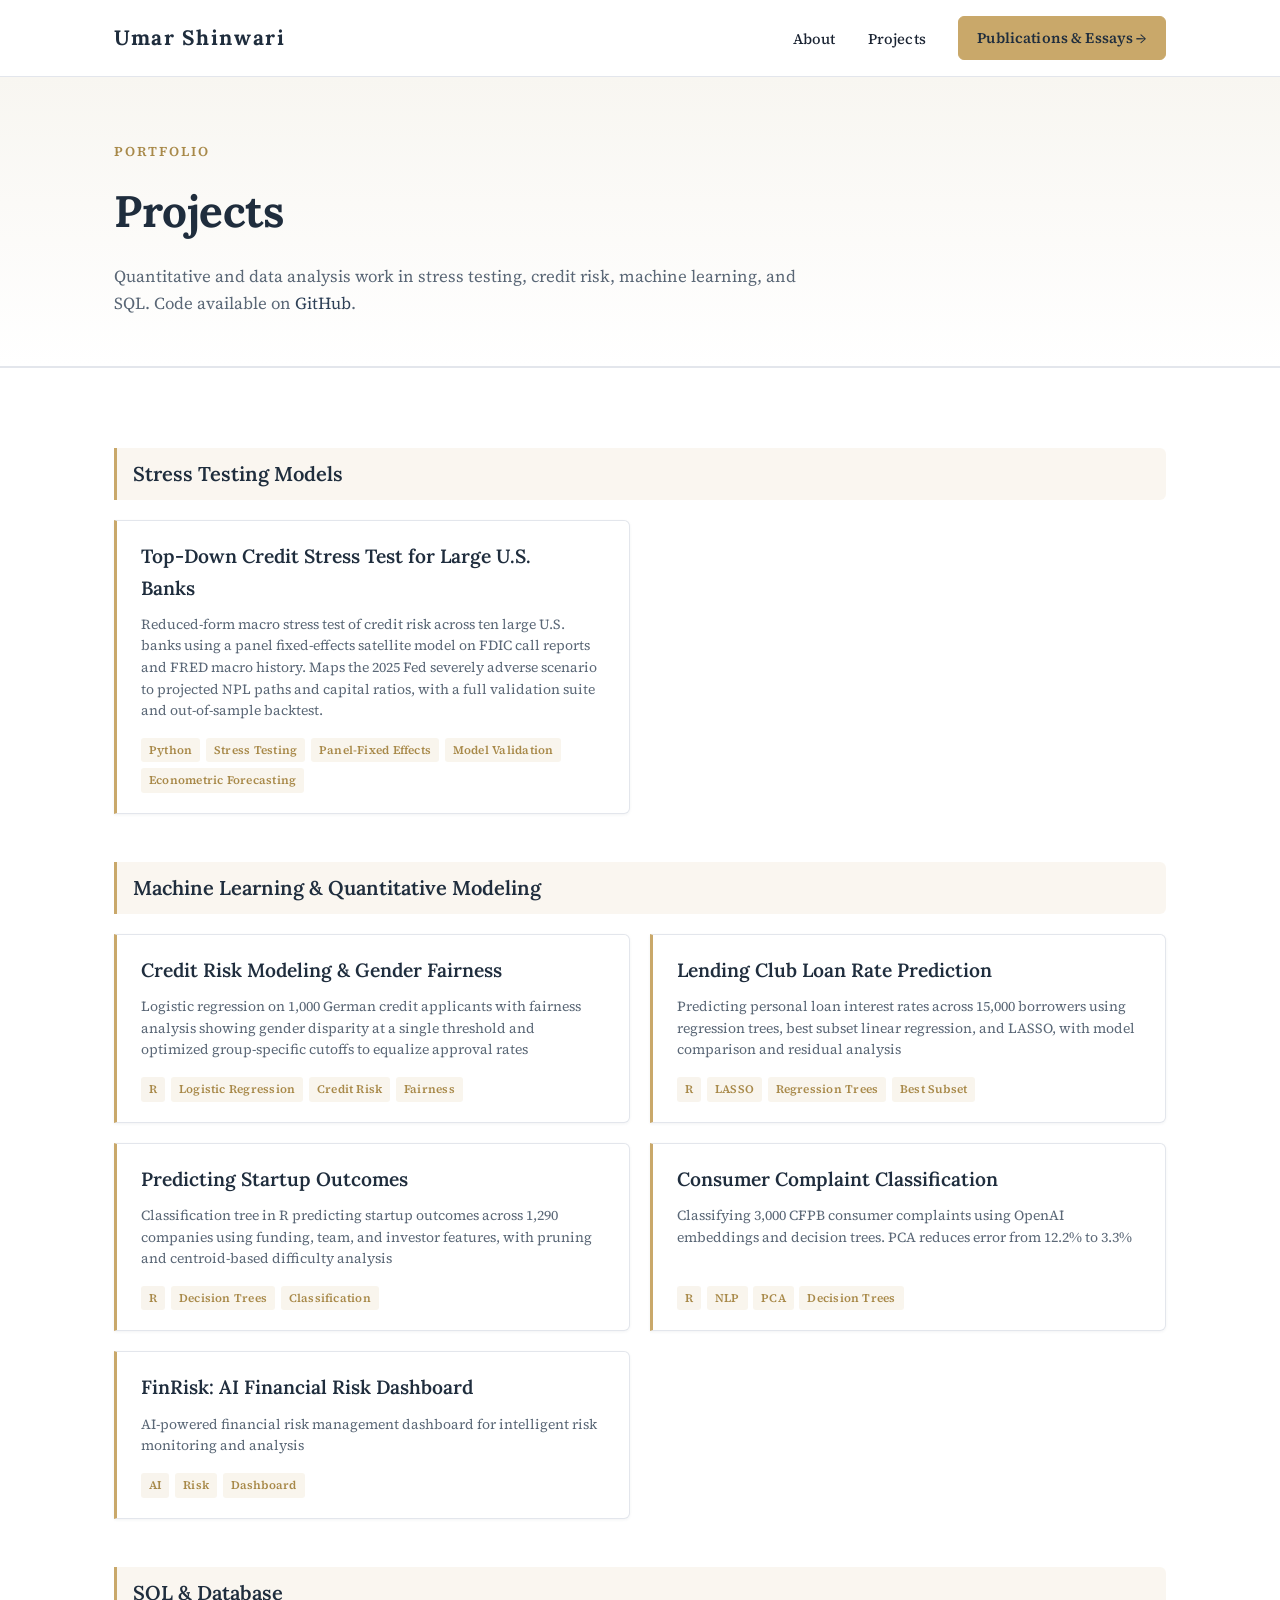
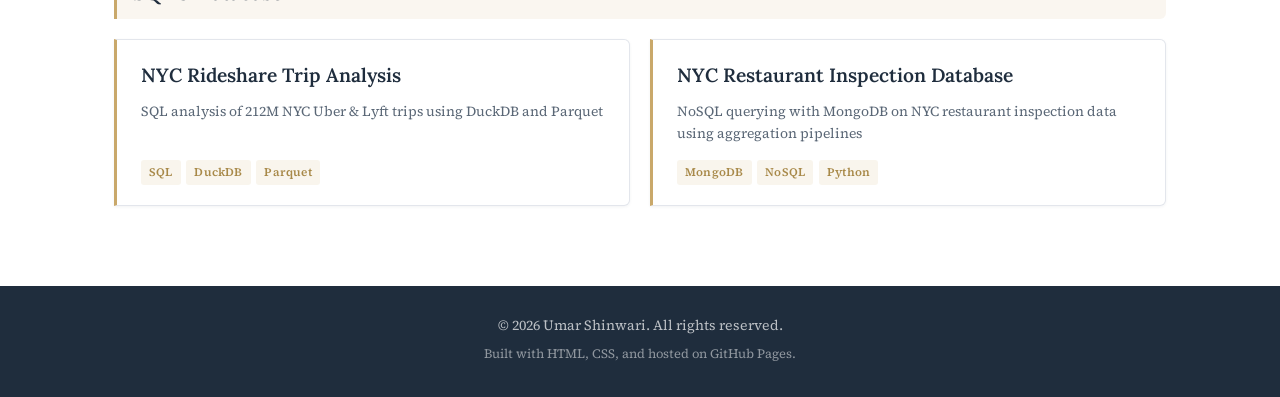
<file: projects.html>
<!DOCTYPE html>
<html lang="en">
<head>
    <meta charset="UTF-8">
    <meta name="viewport" content="width=device-width, initial-scale=1.0">
    <meta name="description" content="Quantitative and data analysis projects by Muhammad Umar Shinwari covering stress testing, credit risk, machine learning, and SQL.">
    <meta name="author" content="Muhammad Umar Shinwari">

    <meta property="og:title" content="Projects | Umar Shinwari">
    <meta property="og:description" content="Quantitative and data analysis projects covering stress testing, credit risk, machine learning, and SQL.">
    <meta property="og:type" content="website">

    <title>Projects | Umar Shinwari</title>

    <link rel="preconnect" href="https://fonts.googleapis.com">
    <link rel="preconnect" href="https://fonts.gstatic.com" crossorigin>
    <link href="https://fonts.googleapis.com/css2?family=Lora:wght@500;600;700&family=Source+Serif+4:ital,opsz,wght@0,8..60,300;0,8..60,400;0,8..60,600;1,8..60,400&display=swap" rel="stylesheet">

    <link rel="stylesheet" href="style.css">
</head>
<body>

    <!-- ============ NAVIGATION ============ -->
    <nav class="navbar" id="navbar">
        <div class="container nav-container">
            <a href="index.html" class="nav-logo">Umar Shinwari</a>
            <button class="nav-toggle" id="navToggle" aria-label="Toggle navigation">
                <span></span><span></span><span></span>
            </button>
            <ul class="nav-menu" id="navMenu">
                <li><a href="index.html#about">About</a></li>
                <li><a href="projects.html">Projects</a></li>
                <li><a href="publications.html" class="nav-cta">Publications &amp; Essays &rarr;</a></li>
            </ul>
        </div>
    </nav>

    <!-- ============ PAGE HEADER ============ -->
    <header class="page-header">
        <div class="container">
            <p class="page-eyebrow">Portfolio</p>
            <h1 class="page-title">Projects</h1>
            <p class="page-lede">
                Quantitative and data analysis work in stress testing, credit risk, machine learning, and SQL.
                Code available on <a href="https://github.com/muhammadumarshinwari" target="_blank" rel="noopener noreferrer">GitHub</a>.
            </p>
        </div>
    </header>

    <!-- ============ PROJECTS ============ -->
    <section class="section" id="projects">
        <div class="container">

            <h3 class="proj-category">Stress Testing Models</h3>
            <div class="proj-grid">

                <a class="proj-card" href="https://github.com/muhammadumarshinwari/top-down-credit-stress-test-large-us-banks" target="_blank" rel="noopener noreferrer">
                    <div class="proj-card-top">
                        <span class="proj-repo">Top-Down Credit Stress Test for Large U.S. Banks</span>
                        <svg class="proj-ext" viewBox="0 0 24 24" fill="none" stroke="currentColor" stroke-width="2" stroke-linecap="round" stroke-linejoin="round"><line x1="7" y1="17" x2="17" y2="7"/><polyline points="7 7 17 7 17 17"/></svg>
                    </div>
                    <p class="proj-about">Reduced-form macro stress test of credit risk across ten large U.S. banks using a panel fixed-effects satellite model on FDIC call reports and FRED macro history. Maps the 2025 Fed severely adverse scenario to projected NPL paths and capital ratios, with a full validation suite and out-of-sample backtest.</p>
                    <div class="proj-tags">
                        <span class="proj-tag">Python</span>
                        <span class="proj-tag">Stress Testing</span>
                        <span class="proj-tag">Panel-Fixed Effects</span>
                        <span class="proj-tag">Model Validation</span>
                        <span class="proj-tag">Econometric Forecasting</span>
                    </div>
                </a>

            </div>

            <h3 class="proj-category">Machine Learning &amp; Quantitative Modeling</h3>
            <div class="proj-grid">

                <a class="proj-card" href="https://github.com/muhammadumarshinwari/credit-risk-fairness-r" target="_blank" rel="noopener noreferrer">
                    <div class="proj-card-top">
                        <span class="proj-repo">Credit Risk Modeling &amp; Gender Fairness</span>
                        <svg class="proj-ext" viewBox="0 0 24 24" fill="none" stroke="currentColor" stroke-width="2" stroke-linecap="round" stroke-linejoin="round"><line x1="7" y1="17" x2="17" y2="7"/><polyline points="7 7 17 7 17 17"/></svg>
                    </div>
                    <p class="proj-about">Logistic regression on 1,000 German credit applicants with fairness analysis showing gender disparity at a single threshold and optimized group-specific cutoffs to equalize approval rates</p>
                    <div class="proj-tags">
                        <span class="proj-tag">R</span>
                        <span class="proj-tag">Logistic Regression</span>
                        <span class="proj-tag">Credit Risk</span>
                        <span class="proj-tag">Fairness</span>
                    </div>
                </a>

                <a class="proj-card" href="https://github.com/muhammadumarshinwari/lending-club-rate-prediction" target="_blank" rel="noopener noreferrer">
                    <div class="proj-card-top">
                        <span class="proj-repo">Lending Club Loan Rate Prediction</span>
                        <svg class="proj-ext" viewBox="0 0 24 24" fill="none" stroke="currentColor" stroke-width="2" stroke-linecap="round" stroke-linejoin="round"><line x1="7" y1="17" x2="17" y2="7"/><polyline points="7 7 17 7 17 17"/></svg>
                    </div>
                    <p class="proj-about">Predicting personal loan interest rates across 15,000 borrowers using regression trees, best subset linear regression, and LASSO, with model comparison and residual analysis</p>
                    <div class="proj-tags">
                        <span class="proj-tag">R</span>
                        <span class="proj-tag">LASSO</span>
                        <span class="proj-tag">Regression Trees</span>
                        <span class="proj-tag">Best Subset</span>
                    </div>
                </a>

                <a class="proj-card" href="https://github.com/muhammadumarshinwari/startup-classification-tree" target="_blank" rel="noopener noreferrer">
                    <div class="proj-card-top">
                        <span class="proj-repo">Predicting Startup Outcomes</span>
                        <svg class="proj-ext" viewBox="0 0 24 24" fill="none" stroke="currentColor" stroke-width="2" stroke-linecap="round" stroke-linejoin="round"><line x1="7" y1="17" x2="17" y2="7"/><polyline points="7 7 17 7 17 17"/></svg>
                    </div>
                    <p class="proj-about">Classification tree in R predicting startup outcomes across 1,290 companies using funding, team, and investor features, with pruning and centroid-based difficulty analysis</p>
                    <div class="proj-tags">
                        <span class="proj-tag">R</span>
                        <span class="proj-tag">Decision Trees</span>
                        <span class="proj-tag">Classification</span>
                    </div>
                </a>

                <a class="proj-card" href="https://github.com/muhammadumarshinwari/cfpb-complaint-classifier" target="_blank" rel="noopener noreferrer">
                    <div class="proj-card-top">
                        <span class="proj-repo">Consumer Complaint Classification</span>
                        <svg class="proj-ext" viewBox="0 0 24 24" fill="none" stroke="currentColor" stroke-width="2" stroke-linecap="round" stroke-linejoin="round"><line x1="7" y1="17" x2="17" y2="7"/><polyline points="7 7 17 7 17 17"/></svg>
                    </div>
                    <p class="proj-about">Classifying 3,000 CFPB consumer complaints using OpenAI embeddings and decision trees. PCA reduces error from 12.2% to 3.3%</p>
                    <div class="proj-tags">
                        <span class="proj-tag">R</span>
                        <span class="proj-tag">NLP</span>
                        <span class="proj-tag">PCA</span>
                        <span class="proj-tag">Decision Trees</span>
                    </div>
                </a>

                <a class="proj-card" href="https://pranikc.github.io/FinRisk" target="_blank" rel="noopener noreferrer">
                    <div class="proj-card-top">
                        <span class="proj-repo">FinRisk: AI Financial Risk Dashboard</span>
                        <svg class="proj-ext" viewBox="0 0 24 24" fill="none" stroke="currentColor" stroke-width="2" stroke-linecap="round" stroke-linejoin="round"><line x1="7" y1="17" x2="17" y2="7"/><polyline points="7 7 17 7 17 17"/></svg>
                    </div>
                    <p class="proj-about">AI-powered financial risk management dashboard for intelligent risk monitoring and analysis</p>
                    <div class="proj-tags">
                        <span class="proj-tag">AI</span>
                        <span class="proj-tag">Risk</span>
                        <span class="proj-tag">Dashboard</span>
                    </div>
                </a>

            </div>

            <h3 class="proj-category">SQL &amp; Database</h3>
            <div class="proj-grid">

                <a class="proj-card" href="https://github.com/muhammadumarshinwari/nyc-rideshare-analytics" target="_blank" rel="noopener noreferrer">
                    <div class="proj-card-top">
                        <span class="proj-repo">NYC Rideshare Trip Analysis</span>
                        <svg class="proj-ext" viewBox="0 0 24 24" fill="none" stroke="currentColor" stroke-width="2" stroke-linecap="round" stroke-linejoin="round"><line x1="7" y1="17" x2="17" y2="7"/><polyline points="7 7 17 7 17 17"/></svg>
                    </div>
                    <p class="proj-about">SQL analysis of 212M NYC Uber &amp; Lyft trips using DuckDB and Parquet</p>
                    <div class="proj-tags">
                        <span class="proj-tag">SQL</span>
                        <span class="proj-tag">DuckDB</span>
                        <span class="proj-tag">Parquet</span>
                    </div>
                </a>

                <a class="proj-card" href="https://github.com/muhammadumarshinwari/nyc-restaurant-mongodb" target="_blank" rel="noopener noreferrer">
                    <div class="proj-card-top">
                        <span class="proj-repo">NYC Restaurant Inspection Database</span>
                        <svg class="proj-ext" viewBox="0 0 24 24" fill="none" stroke="currentColor" stroke-width="2" stroke-linecap="round" stroke-linejoin="round"><line x1="7" y1="17" x2="17" y2="7"/><polyline points="7 7 17 7 17 17"/></svg>
                    </div>
                    <p class="proj-about">NoSQL querying with MongoDB on NYC restaurant inspection data using aggregation pipelines</p>
                    <div class="proj-tags">
                        <span class="proj-tag">MongoDB</span>
                        <span class="proj-tag">NoSQL</span>
                        <span class="proj-tag">Python</span>
                    </div>
                </a>

            </div>
        </div>
    </section>

    <!-- ============ FOOTER ============ -->
    <footer class="footer">
        <div class="container footer-container">
            <p>&copy; <span id="year"></span> Umar Shinwari. All rights reserved.</p>
            <p class="footer-sub">Built with HTML, CSS, and hosted on GitHub Pages.</p>
        </div>
    </footer>

    <script src="script.js"></script>
</body>
</html>
</file>
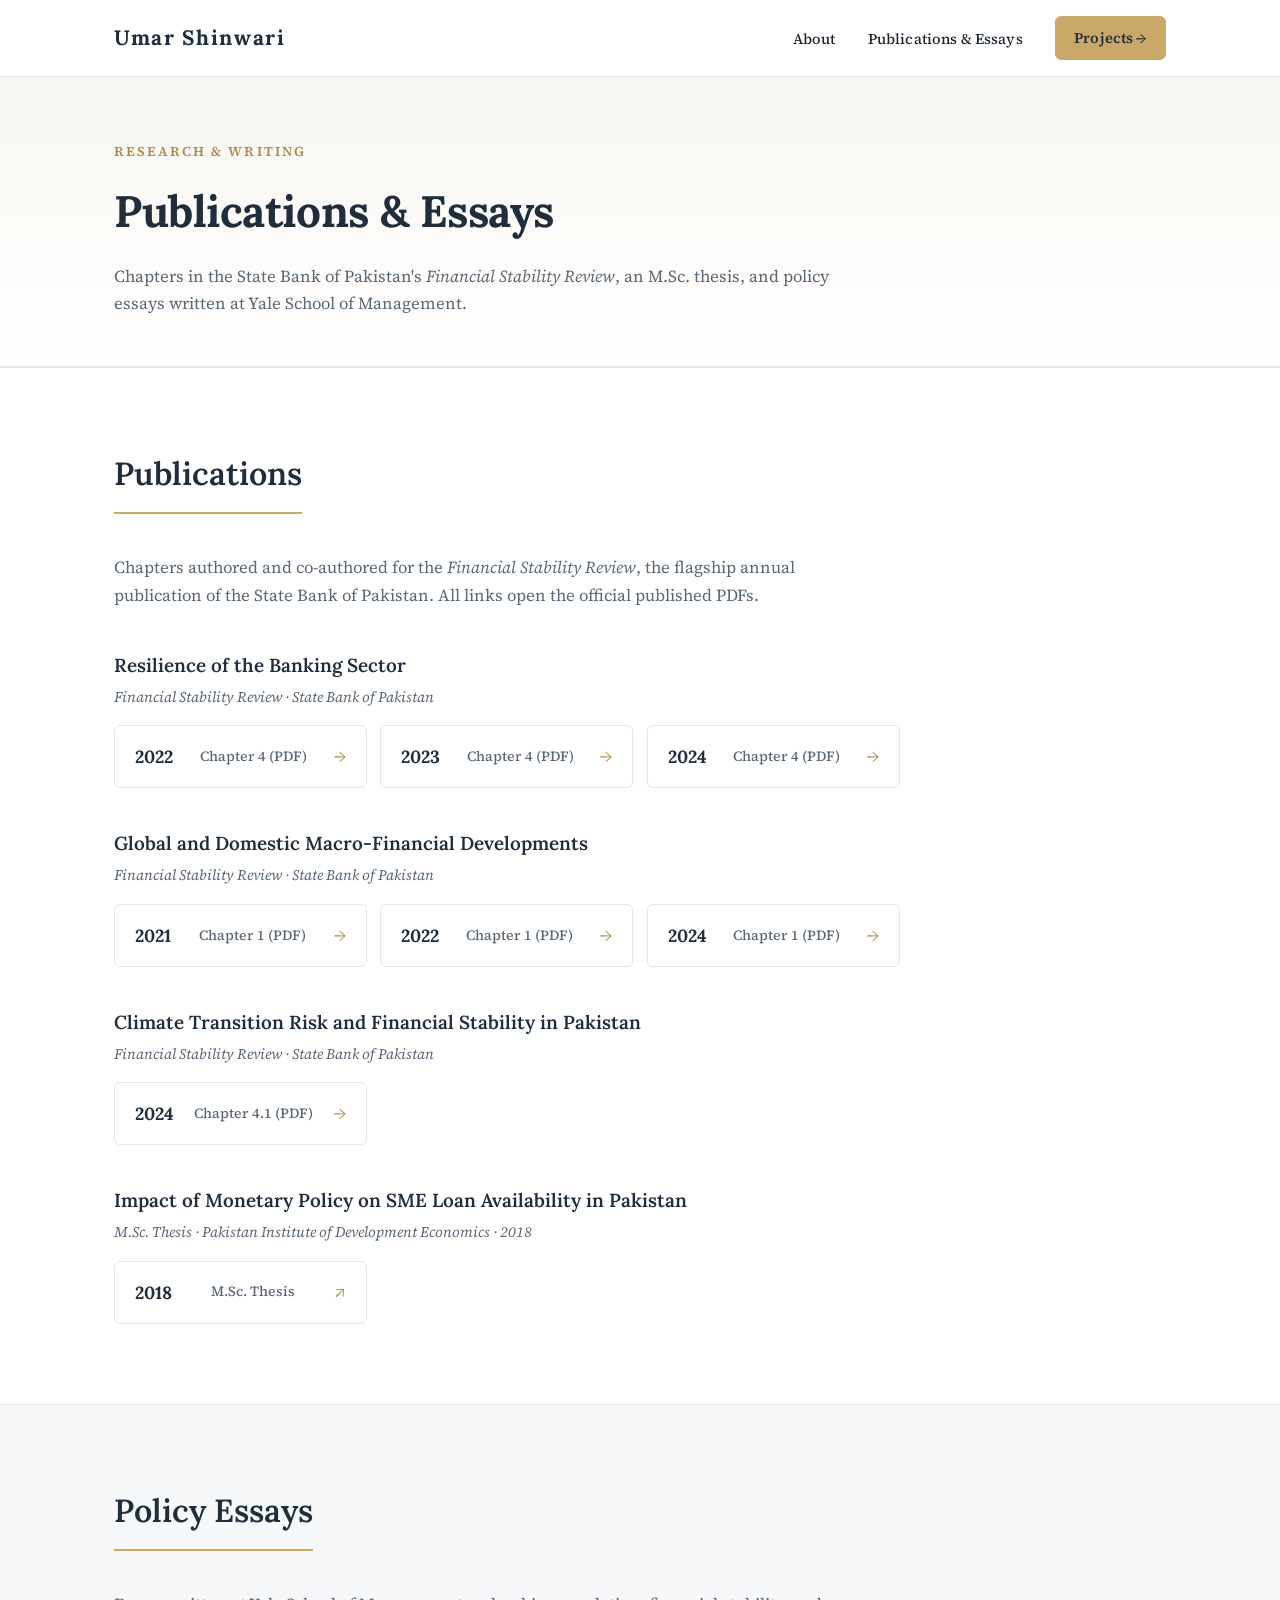
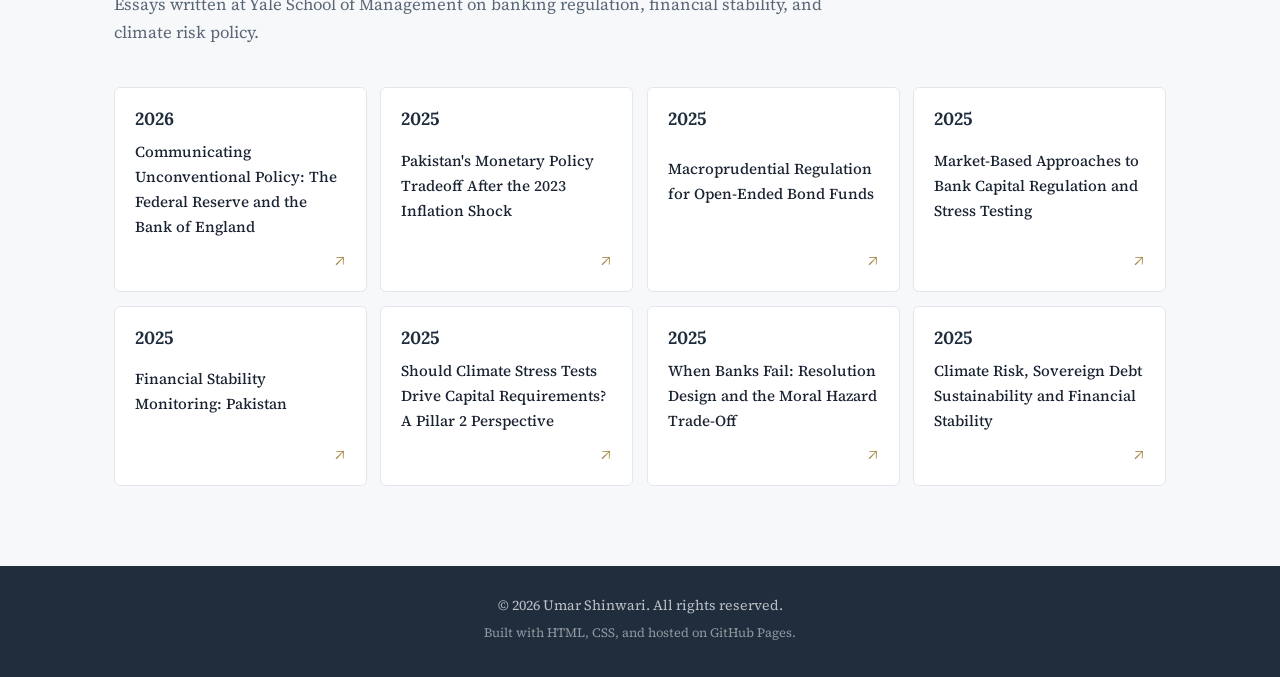
<file: publications.html>
<!DOCTYPE html>
<html lang="en">
<head>
    <meta charset="UTF-8">
    <meta name="viewport" content="width=device-width, initial-scale=1.0">
    <meta name="description" content="Publications and policy essays by Muhammad Umar Shinwari on financial stability, stress testing, climate risk, and banking regulation.">
    <meta name="author" content="Muhammad Umar Shinwari">

    <meta property="og:title" content="Publications &amp; Essays | Umar Shinwari">
    <meta property="og:description" content="Publications and policy essays on financial stability, stress testing, climate risk, and banking regulation.">
    <meta property="og:type" content="website">

    <title>Publications &amp; Essays | Umar Shinwari</title>

    <link rel="preconnect" href="https://fonts.googleapis.com">
    <link rel="preconnect" href="https://fonts.gstatic.com" crossorigin>
    <link href="https://fonts.googleapis.com/css2?family=Lora:wght@500;600;700&family=Source+Serif+4:ital,opsz,wght@0,8..60,300;0,8..60,400;0,8..60,600;1,8..60,400&display=swap" rel="stylesheet">

    <link rel="stylesheet" href="style.css">
</head>
<body>

    <!-- ============ NAVIGATION ============ -->
    <nav class="navbar" id="navbar">
        <div class="container nav-container">
            <a href="index.html" class="nav-logo">Umar Shinwari</a>
            <button class="nav-toggle" id="navToggle" aria-label="Toggle navigation">
                <span></span><span></span><span></span>
            </button>
            <ul class="nav-menu" id="navMenu">
                <li><a href="index.html#about">About</a></li>
                <li><a href="publications.html">Publications &amp; Essays</a></li>
                <li><a href="projects.html" class="nav-cta">Projects &rarr;</a></li>
            </ul>
        </div>
    </nav>

    <!-- ============ PAGE HEADER ============ -->
    <header class="page-header">
        <div class="container">
            <p class="page-eyebrow">Research &amp; Writing</p>
            <h1 class="page-title">Publications &amp; Essays</h1>
            <p class="page-lede">
                Chapters in the State Bank of Pakistan's <em>Financial Stability Review</em>,
                an M.Sc. thesis, and policy essays written at Yale School of Management.
            </p>
        </div>
    </header>

    <!-- ============ PUBLICATIONS ============ -->
    <section class="section" id="publications">
        <div class="container">
            <h2 class="section-title">Publications</h2>
            <p class="section-intro">
                Chapters authored and co-authored for the <em>Financial Stability Review</em>,
                the flagship annual publication of the State Bank of Pakistan. All links open
                the official published PDFs.
            </p>

            <div class="pub-group">
                <h3 class="pub-group-title">Resilience of the Banking Sector</h3>
                <p class="pub-series">Financial Stability Review &middot; State Bank of Pakistan</p>
                <div class="pub-links">
                    <a class="pub-card" href="https://www.sbp.org.pk/FSR/2022/Chp-4.pdf" target="_blank" rel="noopener noreferrer">
                        <span class="pub-year">2022</span>
                        <span class="pub-label">Chapter 4 (PDF)</span>
                        <span class="pub-arrow">&rarr;</span>
                    </a>
                    <a class="pub-card" href="https://www.sbp.org.pk/FSR/2023/Chapter-4.pdf" target="_blank" rel="noopener noreferrer">
                        <span class="pub-year">2023</span>
                        <span class="pub-label">Chapter 4 (PDF)</span>
                        <span class="pub-arrow">&rarr;</span>
                    </a>
                    <a class="pub-card" href="https://www.sbp.org.pk/FSR/2024/Chapter-4.pdf" target="_blank" rel="noopener noreferrer">
                        <span class="pub-year">2024</span>
                        <span class="pub-label">Chapter 4 (PDF)</span>
                        <span class="pub-arrow">&rarr;</span>
                    </a>
                </div>
            </div>

            <div class="pub-group">
                <h3 class="pub-group-title">Global and Domestic Macro-Financial Developments</h3>
                <p class="pub-series">Financial Stability Review &middot; State Bank of Pakistan</p>
                <div class="pub-links">
                    <a class="pub-card" href="https://www.sbp.org.pk/FSR/2021/Chp-1.pdf" target="_blank" rel="noopener noreferrer">
                        <span class="pub-year">2021</span>
                        <span class="pub-label">Chapter 1 (PDF)</span>
                        <span class="pub-arrow">&rarr;</span>
                    </a>
                    <a class="pub-card" href="https://www.sbp.org.pk/FSR/2022/Chp-1.pdf" target="_blank" rel="noopener noreferrer">
                        <span class="pub-year">2022</span>
                        <span class="pub-label">Chapter 1 (PDF)</span>
                        <span class="pub-arrow">&rarr;</span>
                    </a>
                    <a class="pub-card" href="https://www.sbp.org.pk/FSR/2024/Chapter-1.pdf" target="_blank" rel="noopener noreferrer">
                        <span class="pub-year">2024</span>
                        <span class="pub-label">Chapter 1 (PDF)</span>
                        <span class="pub-arrow">&rarr;</span>
                    </a>
                </div>
            </div>

            <div class="pub-group">
                <h3 class="pub-group-title">Climate Transition Risk and Financial Stability in Pakistan</h3>
                <p class="pub-series">Financial Stability Review &middot; State Bank of Pakistan</p>
                <div class="pub-links">
                    <a class="pub-card" href="https://www.sbp.org.pk/FSR/2024/Chapter-4-1.pdf" target="_blank" rel="noopener noreferrer">
                        <span class="pub-year">2024</span>
                        <span class="pub-label">Chapter 4.1 (PDF)</span>
                        <span class="pub-arrow">&rarr;</span>
                    </a>
                </div>
            </div>

            <div class="pub-group">
                <h3 class="pub-group-title">Impact of Monetary Policy on SME Loan Availability in Pakistan</h3>
                <p class="pub-series">M.Sc. Thesis &middot; Pakistan Institute of Development Economics &middot; 2018</p>
                <div class="pub-links">
                    <a class="pub-card" href="thesis.html">
                        <span class="pub-year">2018</span>
                        <span class="pub-label">M.Sc. Thesis</span>
                        <span class="pub-arrow">&#8599;</span>
                    </a>
                </div>
            </div>
        </div>
    </section>

    <!-- ============ POLICY ESSAYS ============ -->
    <section class="section section-alt" id="policy-essays">
        <div class="container">
            <h2 class="section-title">Policy Essays</h2>
            <p class="section-intro">
                Essays written at Yale School of Management on banking regulation, financial stability,
                and climate risk policy.
            </p>
            <div class="pub-group">
                <div class="pub-links">
                    <a class="pub-card pub-card--essay" href="paper-unconventional-policy-fed-boe.html">
                        <span class="pub-year">2026</span>
                        <span class="pub-label">Communicating Unconventional Policy: The Federal Reserve and the Bank of England</span>
                        <span class="pub-arrow">&#8599;</span>
                    </a>
                    <a class="pub-card pub-card--essay" href="paper-monetary-policy-pakistan.html">
                        <span class="pub-year">2025</span>
                        <span class="pub-label">Pakistan's Monetary Policy Tradeoff After the 2023 Inflation Shock</span>
                        <span class="pub-arrow">&#8599;</span>
                    </a>
                    <a class="pub-card pub-card--essay" href="paper-macroprudential-oebf.html">
                        <span class="pub-year">2025</span>
                        <span class="pub-label">Macroprudential Regulation for Open-Ended Bond Funds</span>
                        <span class="pub-arrow">&#8599;</span>
                    </a>
                    <a class="pub-card pub-card--essay" href="paper-market-based-capital.html">
                        <span class="pub-year">2025</span>
                        <span class="pub-label">Market-Based Approaches to Bank Capital Regulation and Stress Testing</span>
                        <span class="pub-arrow">&#8599;</span>
                    </a>
                    <a class="pub-card pub-card--essay" href="paper-financial-stability-pakistan.html">
                        <span class="pub-year">2025</span>
                        <span class="pub-label">Financial Stability Monitoring: Pakistan</span>
                        <span class="pub-arrow">&#8599;</span>
                    </a>
                    <a class="pub-card pub-card--essay" href="paper-climate-stress-testing.html">
                        <span class="pub-year">2025</span>
                        <span class="pub-label">Should Climate Stress Tests Drive Capital Requirements? A Pillar 2 Perspective</span>
                        <span class="pub-arrow">&#8599;</span>
                    </a>
                    <a class="pub-card pub-card--essay" href="paper-bank-resolution-moral-hazard.html">
                        <span class="pub-year">2025</span>
                        <span class="pub-label">When Banks Fail: Resolution Design and the Moral Hazard Trade-Off</span>
                        <span class="pub-arrow">&#8599;</span>
                    </a>
                    <a class="pub-card pub-card--essay" href="paper-climate-risk-sovereign-debt.html">
                        <span class="pub-year">2025</span>
                        <span class="pub-label">Climate Risk, Sovereign Debt Sustainability and Financial Stability</span>
                        <span class="pub-arrow">&#8599;</span>
                    </a>
                </div>
            </div>
        </div>
    </section>

    <!-- ============ FOOTER ============ -->
    <footer class="footer">
        <div class="container footer-container">
            <p>&copy; <span id="year"></span> Umar Shinwari. All rights reserved.</p>
            <p class="footer-sub">Built with HTML, CSS, and hosted on GitHub Pages.</p>
        </div>
    </footer>

    <script src="script.js"></script>
</body>
</html>
</file>
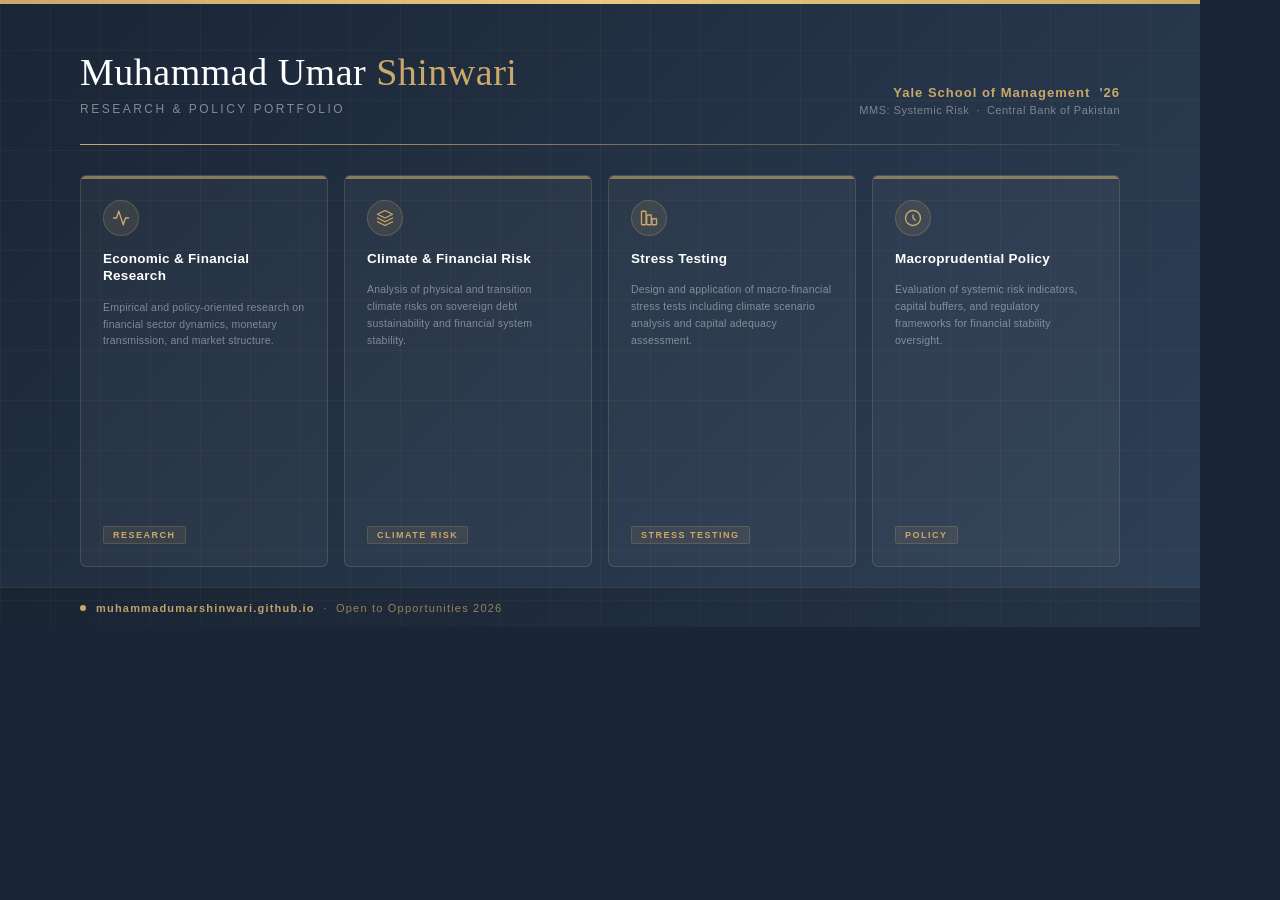
<file: assets/linkedin-thumbnail-v2.html>
<!DOCTYPE html>
<html lang="en">
<head>
<meta charset="UTF-8">
<meta name="viewport" content="width=1200">
<title>LinkedIn Thumbnail v2</title>
<style>
  * { margin: 0; padding: 0; box-sizing: border-box; }

  body {
    width: 1200px;
    height: 627px;
    overflow: hidden;
    font-family: 'Arial', sans-serif;
    background: #1a2535;
  }

  .card {
    width: 1200px;
    height: 627px;
    position: relative;
    display: flex;
    flex-direction: column;
    background: linear-gradient(135deg, #1a2535 0%, #2E4057 100%);
    overflow: hidden;
  }

  /* Subtle grid */
  .grid {
    position: absolute;
    inset: 0;
    background-image:
      linear-gradient(rgba(201,168,106,0.05) 1px, transparent 1px),
      linear-gradient(90deg, rgba(201,168,106,0.05) 1px, transparent 1px);
    background-size: 50px 50px;
  }

  /* Gold top border */
  .top-border {
    position: absolute;
    top: 0; left: 0; right: 0;
    height: 4px;
    background: linear-gradient(90deg, #C9A86A, #e8c97e, #C9A86A);
  }

  /* Header */
  .header {
    position: relative;
    z-index: 2;
    padding: 52px 80px 28px;
    display: flex;
    align-items: flex-end;
    justify-content: space-between;
  }

  .name-block {}

  .name {
    font-family: 'Georgia', serif;
    font-size: 38px;
    color: #ffffff;
    font-weight: normal;
    letter-spacing: 0.5px;
    line-height: 1.1;
  }

  .name em {
    color: #C9A86A;
    font-style: normal;
  }

  .subtitle {
    font-size: 12px;
    color: rgba(255,255,255,0.45);
    letter-spacing: 2.5px;
    text-transform: uppercase;
    margin-top: 8px;
  }

  .cred-block {
    text-align: right;
  }

  .cred-yale {
    font-size: 13px;
    font-weight: 700;
    color: #C9A86A;
    letter-spacing: 1px;
  }

  .cred-sub {
    font-size: 11px;
    color: rgba(255,255,255,0.4);
    margin-top: 4px;
    letter-spacing: 0.5px;
  }

  /* Divider line */
  .divider {
    position: relative;
    z-index: 2;
    margin: 0 80px;
    height: 1px;
    background: linear-gradient(90deg, #C9A86A, rgba(201,168,106,0.1));
    margin-bottom: 30px;
  }

  /* Blocks row */
  .blocks {
    position: relative;
    z-index: 2;
    display: flex;
    gap: 16px;
    padding: 0 80px;
    flex: 1;
  }

  .block {
    flex: 1;
    border: 1px solid rgba(201,168,106,0.2);
    border-radius: 6px;
    background: rgba(255,255,255,0.04);
    padding: 24px 22px 22px;
    display: flex;
    flex-direction: column;
    gap: 14px;
    position: relative;
    overflow: hidden;
    transition: all 0.2s;
  }

  /* Gold top accent on each block */
  .block::before {
    content: '';
    position: absolute;
    top: 0; left: 0; right: 0;
    height: 3px;
    background: #C9A86A;
    opacity: 0.6;
    border-radius: 6px 6px 0 0;
  }

  .block-icon {
    width: 36px;
    height: 36px;
    border-radius: 50%;
    background: rgba(201,168,106,0.12);
    border: 1px solid rgba(201,168,106,0.25);
    display: flex;
    align-items: center;
    justify-content: center;
  }

  .block-icon svg {
    width: 18px;
    height: 18px;
    stroke: #C9A86A;
    fill: none;
    stroke-width: 1.8;
    stroke-linecap: round;
    stroke-linejoin: round;
  }

  .block-title {
    font-size: 13.5px;
    font-weight: 700;
    color: #ffffff;
    letter-spacing: 0.3px;
    line-height: 1.3;
  }

  .block-desc {
    font-size: 10.5px;
    color: rgba(255,255,255,0.42);
    line-height: 1.6;
    letter-spacing: 0.2px;
    flex: 1;
  }

  .block-tag {
    display: inline-block;
    font-size: 9px;
    font-weight: 700;
    letter-spacing: 1.5px;
    text-transform: uppercase;
    color: #C9A86A;
    background: rgba(201,168,106,0.1);
    border: 1px solid rgba(201,168,106,0.2);
    padding: 3px 9px;
    border-radius: 2px;
    align-self: flex-start;
  }

  /* Bottom URL bar */
  .url-bar {
    position: relative;
    z-index: 2;
    height: 40px;
    margin-top: 20px;
    background: rgba(0,0,0,0.2);
    border-top: 1px solid rgba(201,168,106,0.15);
    display: flex;
    align-items: center;
    padding: 0 80px;
    gap: 10px;
  }

  .url-dot {
    width: 6px;
    height: 6px;
    border-radius: 50%;
    background: #C9A86A;
  }

  .url-text {
    font-size: 11px;
    color: rgba(201,168,106,0.7);
    letter-spacing: 1.2px;
  }

  .url-text strong {
    color: rgba(201,168,106,0.95);
    font-weight: 700;
  }
</style>
</head>
<body>
<div class="card">
  <div class="grid"></div>
  <div class="top-border"></div>

  <!-- Header -->
  <div class="header">
    <div class="name-block">
      <div class="name">Muhammad Umar <em>Shinwari</em></div>
      <div class="subtitle">Research &amp; Policy Portfolio</div>
    </div>
    <div class="cred-block">
      <div class="cred-yale">Yale School of Management &nbsp;'26</div>
      <div class="cred-sub">MMS: Systemic Risk &nbsp;·&nbsp; Central Bank of Pakistan</div>
    </div>
  </div>

  <div class="divider"></div>

  <!-- Four blocks -->
  <div class="blocks">

    <!-- Block 1 -->
    <div class="block">
      <div class="block-icon">
        <svg viewBox="0 0 24 24"><polyline points="22 12 18 12 15 21 9 3 6 12 2 12"/></svg>
      </div>
      <div class="block-title">Economic &amp; Financial Research</div>
      <div class="block-desc">Empirical and policy-oriented research on financial sector dynamics, monetary transmission, and market structure.</div>
      <div class="block-tag">Research</div>
    </div>

    <!-- Block 2 -->
    <div class="block">
      <div class="block-icon">
        <svg viewBox="0 0 24 24"><path d="M12 2L2 7l10 5 10-5-10-5z"/><path d="M2 17l10 5 10-5"/><path d="M2 12l10 5 10-5"/></svg>
      </div>
      <div class="block-title">Climate &amp; Financial Risk</div>
      <div class="block-desc">Analysis of physical and transition climate risks on sovereign debt sustainability and financial system stability.</div>
      <div class="block-tag">Climate Risk</div>
    </div>

    <!-- Block 3 -->
    <div class="block">
      <div class="block-icon">
        <svg viewBox="0 0 24 24"><rect x="2" y="3" width="6" height="18" rx="1"/><rect x="9" y="8" width="6" height="13" rx="1"/><rect x="16" y="13" width="6" height="8" rx="1"/></svg>
      </div>
      <div class="block-title">Stress Testing</div>
      <div class="block-desc">Design and application of macro-financial stress tests including climate scenario analysis and capital adequacy assessment.</div>
      <div class="block-tag">Stress Testing</div>
    </div>

    <!-- Block 4 -->
    <div class="block">
      <div class="block-icon">
        <svg viewBox="0 0 24 24"><circle cx="12" cy="12" r="10"/><path d="M12 8v4l3 3"/></svg>
      </div>
      <div class="block-title">Macroprudential Policy</div>
      <div class="block-desc">Evaluation of systemic risk indicators, capital buffers, and regulatory frameworks for financial stability oversight.</div>
      <div class="block-tag">Policy</div>
    </div>

  </div>

  <!-- URL bar -->
  <div class="url-bar">
    <div class="url-dot"></div>
    <div class="url-text"><strong>muhammadumarshinwari.github.io</strong> &nbsp;·&nbsp; Open to Opportunities 2026</div>
  </div>

</div>
</body>
</html>
</file>
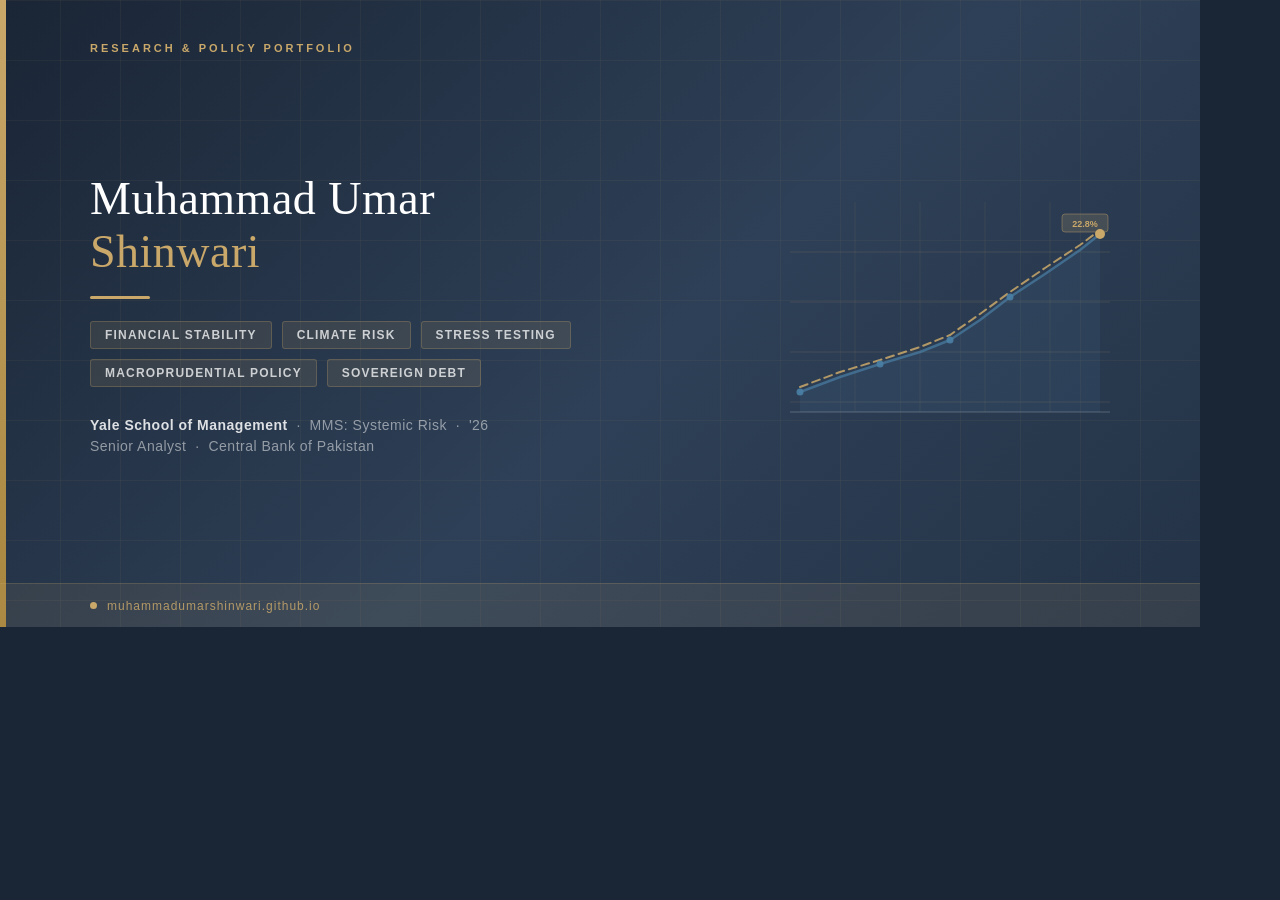
<file: assets/linkedin-thumbnail.html>
<!DOCTYPE html>
<html lang="en">
<head>
<meta charset="UTF-8">
<meta name="viewport" content="width=1200">
<title>LinkedIn Thumbnail</title>
<style>
  * { margin: 0; padding: 0; box-sizing: border-box; }

  body {
    width: 1200px;
    height: 627px;
    overflow: hidden;
    font-family: 'Georgia', serif;
    background: #1a2535;
  }

  .card {
    width: 1200px;
    height: 627px;
    position: relative;
    display: flex;
    align-items: center;
    justify-content: space-between;
    padding: 0 90px;
    background: linear-gradient(135deg, #1a2535 0%, #2E4057 55%, #243347 100%);
    overflow: hidden;
  }

  /* Background grid lines */
  .grid {
    position: absolute;
    inset: 0;
    background-image:
      linear-gradient(rgba(201,168,106,0.06) 1px, transparent 1px),
      linear-gradient(90deg, rgba(201,168,106,0.06) 1px, transparent 1px);
    background-size: 60px 60px;
  }

  /* Decorative chart lines */
  .chart-bg {
    position: absolute;
    bottom: 0;
    right: 0;
    width: 520px;
    height: 340px;
    opacity: 0.13;
  }

  /* Gold accent bar */
  .accent-bar {
    position: absolute;
    top: 0;
    left: 0;
    width: 6px;
    height: 100%;
    background: linear-gradient(180deg, #C9A86A 0%, #a8863e 100%);
  }

  /* Top label */
  .top-label {
    position: absolute;
    top: 42px;
    left: 90px;
    font-family: 'Arial', sans-serif;
    font-size: 11px;
    font-weight: 700;
    letter-spacing: 3px;
    color: #C9A86A;
    text-transform: uppercase;
  }

  /* Left content */
  .left {
    position: relative;
    z-index: 2;
    max-width: 620px;
  }

  .name {
    font-family: 'Georgia', serif;
    font-size: 46px;
    font-weight: normal;
    color: #ffffff;
    line-height: 1.15;
    margin-bottom: 18px;
    letter-spacing: 0.5px;
  }

  .name span {
    color: #C9A86A;
  }

  .divider {
    width: 60px;
    height: 3px;
    background: #C9A86A;
    margin-bottom: 22px;
    border-radius: 2px;
  }

  .tags {
    display: flex;
    flex-wrap: wrap;
    gap: 10px;
    margin-bottom: 30px;
  }

  .tag {
    font-family: 'Arial', sans-serif;
    font-size: 12px;
    font-weight: 600;
    letter-spacing: 1.2px;
    text-transform: uppercase;
    color: rgba(255,255,255,0.75);
    background: rgba(201,168,106,0.12);
    border: 1px solid rgba(201,168,106,0.25);
    padding: 6px 14px;
    border-radius: 3px;
  }

  .cred {
    font-family: 'Arial', sans-serif;
    font-size: 14px;
    color: rgba(255,255,255,0.5);
    letter-spacing: 0.5px;
    margin-top: 8px;
  }

  .cred strong {
    color: rgba(255,255,255,0.85);
    font-weight: 600;
  }

  /* Right: decorative SVG chart */
  .right {
    position: relative;
    z-index: 2;
    flex-shrink: 0;
  }

  /* Bottom URL bar */
  .url-bar {
    position: absolute;
    bottom: 0;
    left: 0;
    right: 0;
    height: 44px;
    background: rgba(201,168,106,0.1);
    border-top: 1px solid rgba(201,168,106,0.2);
    display: flex;
    align-items: center;
    padding: 0 90px;
    gap: 10px;
  }

  .url-dot {
    width: 7px;
    height: 7px;
    border-radius: 50%;
    background: #C9A86A;
  }

  .url-text {
    font-family: 'Arial', sans-serif;
    font-size: 12px;
    color: rgba(201,168,106,0.85);
    letter-spacing: 1px;
  }
</style>
</head>
<body>
<div class="card">
  <div class="grid"></div>
  <div class="accent-bar"></div>

  <div class="top-label">Research &amp; Policy Portfolio</div>

  <div class="left">
    <div class="name">Muhammad Umar<br><span>Shinwari</span></div>
    <div class="divider"></div>
    <div class="tags">
      <span class="tag">Financial Stability</span>
      <span class="tag">Climate Risk</span>
      <span class="tag">Stress Testing</span>
      <span class="tag">Macroprudential Policy</span>
      <span class="tag">Sovereign Debt</span>
    </div>
    <div class="cred"><strong>Yale School of Management</strong> &nbsp;·&nbsp; MMS: Systemic Risk &nbsp;·&nbsp; '26</div>
    <div class="cred" style="margin-top:5px;">Senior Analyst &nbsp;·&nbsp; Central Bank of Pakistan</div>
  </div>

  <div class="right">
    <!-- Decorative line chart SVG -->
    <svg width="320" height="220" viewBox="0 0 320 220" fill="none" xmlns="http://www.w3.org/2000/svg">
      <!-- Grid lines -->
      <line x1="0" y1="50" x2="320" y2="50" stroke="rgba(201,168,106,0.15)" stroke-width="1"/>
      <line x1="0" y1="100" x2="320" y2="100" stroke="rgba(201,168,106,0.15)" stroke-width="1"/>
      <line x1="0" y1="150" x2="320" y2="150" stroke="rgba(201,168,106,0.15)" stroke-width="1"/>
      <line x1="0" y1="200" x2="320" y2="200" stroke="rgba(201,168,106,0.15)" stroke-width="1"/>
      <line x1="65" y1="0" x2="65" y2="210" stroke="rgba(201,168,106,0.1)" stroke-width="1"/>
      <line x1="130" y1="0" x2="130" y2="210" stroke="rgba(201,168,106,0.1)" stroke-width="1"/>
      <line x1="195" y1="0" x2="195" y2="210" stroke="rgba(201,168,106,0.1)" stroke-width="1"/>
      <line x1="260" y1="0" x2="260" y2="210" stroke="rgba(201,168,106,0.1)" stroke-width="1"/>

      <!-- Area fill (navy line) -->
      <path d="M10,190 L50,175 L90,162 L130,150 L160,138 L190,118 L220,95 L255,72 L290,48 L310,32"
            fill="none" stroke="#4a7fa5" stroke-width="2.5" stroke-linecap="round" stroke-linejoin="round" opacity="0.7"/>
      <path d="M10,190 L50,175 L90,162 L130,150 L160,138 L190,118 L220,95 L255,72 L290,48 L310,32 L310,210 L10,210 Z"
            fill="rgba(74,127,165,0.12)"/>

      <!-- Gold trend line (dashed) -->
      <path d="M10,185 L50,170 L90,158 L130,145 L160,133 L190,112 L220,90 L255,66 L290,43 L310,28"
            fill="none" stroke="#C9A86A" stroke-width="2" stroke-dasharray="8 5" stroke-linecap="round" opacity="0.85"/>

      <!-- Data points on navy line -->
      <circle cx="10"  cy="190" r="3.5" fill="#4a7fa5" opacity="0.9"/>
      <circle cx="90"  cy="162" r="3.5" fill="#4a7fa5" opacity="0.9"/>
      <circle cx="160" cy="138" r="3.5" fill="#4a7fa5" opacity="0.9"/>
      <circle cx="220" cy="95"  r="3.5" fill="#4a7fa5" opacity="0.9"/>
      <circle cx="310" cy="32"  r="5"   fill="#C9A86A" opacity="1"/>

      <!-- Highlight label at peak -->
      <rect x="272" y="12" width="46" height="18" rx="3" fill="rgba(201,168,106,0.18)" stroke="rgba(201,168,106,0.4)" stroke-width="1"/>
      <text x="295" y="24.5" text-anchor="middle" fill="#C9A86A" font-size="9" font-family="Arial" font-weight="700">22.8%</text>

      <!-- Axis baseline -->
      <line x1="0" y1="210" x2="320" y2="210" stroke="rgba(255,255,255,0.15)" stroke-width="1.5"/>
    </svg>
  </div>

  <div class="url-bar">
    <div class="url-dot"></div>
    <div class="url-text">muhammadumarshinwari.github.io</div>
  </div>
</div>
</body>
</html>
</file>
<file: style.css>
/* ============================================================
   Muhammad Umar Shinwari — Portfolio Site
   Professional design for a finance / economics professional.
   Palette: deep navy #2E4057 / slate #1F2D3D / white / subtle gold #C9A86A
   ============================================================ */

/* ---------- CSS Reset / Base ---------- */
*, *::before, *::after {
    box-sizing: border-box;
    margin: 0;
    padding: 0;
}

:root {
    --navy: #2E4057;
    --navy-dark: #1F2D3D;
    --navy-light: #3E5574;
    --accent: #C9A86A;       /* restrained gold accent */
    --accent-dark: #A88949;
    --text: #1A2332;
    --text-muted: #5A6776;
    --bg: #FFFFFF;
    --bg-alt: #F7F8FA;
    --border: #E3E6EC;
    --shadow-sm: 0 1px 3px rgba(31, 45, 61, 0.06);
    --shadow-md: 0 4px 12px rgba(31, 45, 61, 0.08);
    --shadow-lg: 0 8px 24px rgba(31, 45, 61, 0.12);

    --font-body: 'Source Serif 4', Georgia, serif;
    --font-heading: 'Lora', Georgia, 'Times New Roman', serif;

    --container-max: 1100px;
    --radius: 6px;
    --transition: 0.25s ease;
}

html {
    scroll-behavior: smooth;
    -webkit-text-size-adjust: 100%;
}

body {
    font-family: var(--font-body);
    font-size: 16px;
    line-height: 1.65;
    color: var(--text);
    background: var(--bg);
    -webkit-font-smoothing: antialiased;
    -moz-osx-font-smoothing: grayscale;
}

a {
    color: var(--navy);
    text-decoration: none;
    transition: color var(--transition);
}

a:hover { color: var(--accent-dark); }

ul { list-style: none; }

img { max-width: 100%; display: block; }

/* ---------- Layout ---------- */
.container {
    width: 100%;
    max-width: var(--container-max);
    margin: 0 auto;
    padding: 0 1.5rem;
}

.section {
    padding: 5rem 0;
    border-top: 1px solid var(--border);
}

.section-alt {
    background: var(--bg-alt);
}

.section-title {
    font-family: var(--font-heading);
    font-weight: 600;
    font-size: 2rem;
    color: var(--navy-dark);
    margin-bottom: 2.5rem;
    padding-bottom: 0.75rem;
    border-bottom: 2px solid var(--accent);
    display: inline-block;
}

.section-title-light {
    color: #FFFFFF;
    border-bottom-color: var(--accent);
}

.section-intro {
    color: var(--text-muted);
    max-width: 720px;
    margin-bottom: 2.5rem;
    font-size: 1.05rem;
}

/* ---------- Navbar ---------- */
.navbar {
    position: sticky;
    top: 0;
    z-index: 100;
    background: rgba(255, 255, 255, 0.96);
    backdrop-filter: saturate(180%) blur(10px);
    -webkit-backdrop-filter: saturate(180%) blur(10px);
    border-bottom: 1px solid var(--border);
}

.nav-container {
    display: flex;
    justify-content: space-between;
    align-items: center;
    padding-top: 1rem;
    padding-bottom: 1rem;
}

.nav-logo {
    font-family: var(--font-heading);
    font-weight: 700;
    font-size: 1.3rem;
    color: var(--navy-dark);
    letter-spacing: 0.08em;
}

.nav-menu {
    display: flex;
    gap: 2rem;
    align-items: center;
}

.nav-menu a {
    font-size: 0.92rem;
    font-weight: 500;
    color: var(--text);
    letter-spacing: 0.01em;
    padding: 0.25rem 0;
    border-bottom: 2px solid transparent;
    transition: color var(--transition), border-color var(--transition);
}

.nav-menu a:hover {
    color: var(--navy);
    border-bottom-color: var(--accent);
}

.nav-cta {
    display: inline-block;
    background: var(--accent);
    color: var(--navy-dark) !important;
    padding: 0.55rem 1.15rem !important;
    border-radius: var(--radius);
    font-weight: 600 !important;
    border: 1.5px solid var(--accent) !important;
    transition: all var(--transition);
    letter-spacing: 0.02em;
}

.nav-cta:hover {
    background: var(--accent-dark);
    border-color: var(--accent-dark) !important;
    color: #FFFFFF !important;
    transform: translateY(-1px);
}

/* ---------- Page header (slim, used on projects.html and publications.html) ---------- */
.page-header {
    background: linear-gradient(180deg, #f8f6f1 0%, #ffffff 100%);
    border-bottom: 1px solid var(--border);
    padding: 4rem 0 3rem;
}

.page-eyebrow {
    font-size: 0.85rem;
    letter-spacing: 0.15em;
    text-transform: uppercase;
    color: var(--accent-dark);
    font-weight: 600;
    margin: 0 0 0.75rem;
}

.page-title {
    font-family: var(--font-heading);
    font-size: clamp(2rem, 4vw, 2.75rem);
    font-weight: 700;
    color: var(--navy-dark);
    margin: 0 0 1rem;
    letter-spacing: -0.01em;
}

.page-lede {
    font-size: 1.05rem;
    color: var(--text-muted);
    max-width: 720px;
    line-height: 1.6;
    margin: 0;
}

.nav-toggle {
    display: none;
    background: none;
    border: none;
    cursor: pointer;
    flex-direction: column;
    gap: 5px;
    padding: 0.4rem;
}

.nav-toggle span {
    display: block;
    width: 24px;
    height: 2px;
    background: var(--navy-dark);
    transition: transform var(--transition), opacity var(--transition);
}

/* ---------- Hero ---------- */
.hero {
    background: linear-gradient(135deg, var(--navy-dark) 0%, var(--navy) 55%, var(--navy-light) 100%);
    color: #FFFFFF;
    padding: 6rem 0 5.5rem;
    position: relative;
    overflow: hidden;
}

.hero::before {
    content: "";
    position: absolute;
    top: 0; right: 0; bottom: 0; left: 0;
    background-image:
        radial-gradient(circle at 85% 20%, rgba(201, 168, 106, 0.10) 0%, transparent 45%),
        radial-gradient(circle at 15% 85%, rgba(255, 255, 255, 0.04) 0%, transparent 50%);
    pointer-events: none;
}

.hero-content {
    position: relative;
    z-index: 1;
    max-width: 900px;
}

/* ---- Hero photo ---- */
.hero-photo-wrap {
    margin-bottom: 2rem;
}

.hero-photo {
    width: 150px;
    height: 150px;
    border-radius: 50%;
    object-fit: cover;
    object-position: center top;
    border: 4px solid var(--accent);
    box-shadow: 0 6px 24px rgba(0,0,0,0.25);
}

.hero-eyebrow {
    font-size: 0.85rem;
    font-weight: 500;
    letter-spacing: 0.18em;
    text-transform: uppercase;
    color: var(--accent);
    margin-bottom: 1.25rem;
}

.hero-name {
    font-family: var(--font-heading);
    font-size: clamp(2.25rem, 5vw, 3.5rem);
    font-weight: 600;
    line-height: 1.15;
    letter-spacing: -0.01em;
    margin-bottom: 1.25rem;
}

.hero-tagline {
    font-size: clamp(1.05rem, 1.6vw, 1.2rem);
    line-height: 1.6;
    color: rgba(255, 255, 255, 0.88);
    max-width: 720px;
    margin-bottom: 1.75rem;
}

.hero-meta {
    font-size: 0.95rem;
    color: rgba(255, 255, 255, 0.72);
    margin-bottom: 2.25rem;
}

.hero-meta .sep {
    margin: 0 0.75rem;
    color: rgba(255, 255, 255, 0.35);
}

.hero-cta {
    display: flex;
    gap: 1rem;
    flex-wrap: wrap;
}

.btn {
    display: inline-block;
    padding: 0.8rem 1.75rem;
    font-size: 0.95rem;
    font-weight: 500;
    letter-spacing: 0.02em;
    border-radius: var(--radius);
    cursor: pointer;
    transition: all var(--transition);
    border: 1.5px solid transparent;
}

.btn-primary {
    background: var(--accent);
    color: var(--navy-dark);
    border-color: var(--accent);
}

.btn-primary:hover {
    background: var(--accent-dark);
    border-color: var(--accent-dark);
    color: #FFFFFF;
    transform: translateY(-1px);
}

.btn-secondary {
    background: transparent;
    color: #FFFFFF;
    border-color: rgba(255, 255, 255, 0.5);
}

.btn-secondary:hover {
    background: rgba(255, 255, 255, 0.1);
    border-color: #FFFFFF;
}

/* ---------- About ---------- */
.about-grid {
    display: grid;
    grid-template-columns: 1.6fr 1fr;
    gap: 3rem;
    align-items: start;
}

.about-text p {
    margin-bottom: 1.25rem;
    color: var(--text);
}

.about-text p:last-child { margin-bottom: 0; }

.about-highlights {
    display: grid;
    grid-template-columns: 1fr 1fr;
    gap: 1rem;
}

.highlight-card {
    background: var(--bg);
    border: 1px solid var(--border);
    border-radius: var(--radius);
    padding: 1.5rem 1.25rem;
    text-align: center;
    box-shadow: var(--shadow-sm);
    transition: transform var(--transition), box-shadow var(--transition);
}

.highlight-card:hover {
    transform: translateY(-2px);
    box-shadow: var(--shadow-md);
}

.highlight-number {
    font-family: var(--font-heading);
    font-weight: 700;
    font-size: 1.6rem;
    color: var(--navy-dark);
    margin-bottom: 0.35rem;
}

.highlight-label {
    font-size: 0.82rem;
    color: var(--text-muted);
    line-height: 1.45;
}

/* ---------- Experience ---------- */
.experience-item {
    background: var(--bg);
    border-left: 3px solid var(--accent);
    border-radius: 0 var(--radius) var(--radius) 0;
    padding: 2rem 2.25rem;
    box-shadow: var(--shadow-sm);
}

.exp-header {
    display: flex;
    justify-content: space-between;
    align-items: flex-start;
    flex-wrap: wrap;
    gap: 1rem;
    margin-bottom: 1.5rem;
    padding-bottom: 1.25rem;
    border-bottom: 1px solid var(--border);
}

.exp-role {
    font-family: var(--font-heading);
    font-size: 1.3rem;
    font-weight: 600;
    color: var(--navy-dark);
    margin-bottom: 0.3rem;
}

.exp-org {
    font-size: 1rem;
    font-weight: 500;
    color: var(--navy);
}

.exp-meta {
    text-align: right;
    font-size: 0.9rem;
    color: var(--text-muted);
}

.exp-bullets li {
    position: relative;
    padding-left: 1.5rem;
    margin-bottom: 1rem;
    line-height: 1.65;
    color: var(--text);
}

.exp-bullets li::before {
    content: "";
    position: absolute;
    left: 0;
    top: 0.7rem;
    width: 6px;
    height: 6px;
    background: var(--accent);
    border-radius: 50%;
}

.exp-bullets li:last-child { margin-bottom: 0; }

/* ---------- Accordion (Experience) ---------- */
.accordion {
    display: flex;
    flex-direction: column;
    gap: 0.65rem;
}

.acc-item {
    background: var(--bg);
    border: 1px solid var(--border);
    border-radius: var(--radius);
    overflow: hidden;
    box-shadow: var(--shadow-sm);
    transition: box-shadow var(--transition);
}

.acc-item:has(.acc-trigger[aria-expanded="true"]) {
    box-shadow: var(--shadow-md);
    border-color: var(--accent);
}

.acc-trigger {
    width: 100%;
    display: flex;
    justify-content: space-between;
    align-items: center;
    padding: 1.1rem 1.5rem;
    background: none;
    border: none;
    cursor: pointer;
    text-align: left;
    font-family: var(--font-body);
    font-size: 1rem;
    font-weight: 600;
    color: var(--navy-dark);
    gap: 1rem;
    transition: background var(--transition), color var(--transition);
}

.acc-trigger:hover {
    background: var(--bg-alt);
    color: var(--navy);
}

.acc-trigger[aria-expanded="true"] {
    background: var(--bg-alt);
    color: var(--navy-dark);
    border-bottom: 1px solid var(--border);
}

.acc-icon {
    flex-shrink: 0;
    width: 1.5rem;
    height: 1.5rem;
    display: flex;
    align-items: center;
    justify-content: center;
    background: rgba(201, 168, 106, 0.15);
    color: var(--accent-dark);
    border-radius: 50%;
    font-size: 1.1rem;
    font-weight: 700;
    line-height: 1;
    transition: transform var(--transition), background var(--transition);
}

.acc-trigger[aria-expanded="true"] .acc-icon {
    transform: rotate(45deg);
    background: var(--accent);
    color: var(--navy-dark);
}

.acc-panel {
    padding: 1.25rem 1.5rem 1.4rem;
}

.acc-panel ul {
    list-style: none;
    padding: 0;
}

.acc-panel ul li {
    position: relative;
    padding-left: 1.5rem;
    margin-bottom: 0.85rem;
    line-height: 1.65;
    color: var(--text);
    font-size: 0.97rem;
}

.acc-panel ul li::before {
    content: "";
    position: absolute;
    left: 0;
    top: 0.68rem;
    width: 6px;
    height: 6px;
    background: var(--accent);
    border-radius: 50%;
}

.acc-panel ul li:last-child { margin-bottom: 0; }

/* ---------- Education ---------- */
.edu-item {
    background: var(--bg);
    border: 1px solid var(--border);
    border-radius: var(--radius);
    padding: 1.75rem 2rem;
    margin-bottom: 1.25rem;
    box-shadow: var(--shadow-sm);
    transition: box-shadow var(--transition);
}

.edu-item:last-child { margin-bottom: 0; }

.edu-item:hover {
    box-shadow: var(--shadow-md);
}

.edu-header {
    display: flex;
    justify-content: space-between;
    align-items: flex-start;
    flex-wrap: wrap;
    gap: 1rem;
    margin-bottom: 1rem;
}

.edu-school {
    font-family: var(--font-heading);
    font-size: 1.2rem;
    font-weight: 600;
    color: var(--navy-dark);
    margin-bottom: 0.3rem;
}

.edu-degree {
    color: var(--navy);
    font-size: 0.98rem;
    font-weight: 500;
    margin-bottom: 0.6rem;
}

.edu-tags {
    display: flex;
    gap: 0.5rem;
    flex-wrap: wrap;
}

.tag {
    display: inline-block;
    background: rgba(201, 168, 106, 0.15);
    color: var(--accent-dark);
    font-size: 0.78rem;
    font-weight: 500;
    padding: 0.25rem 0.7rem;
    border-radius: 3px;
    letter-spacing: 0.02em;
}

.edu-meta {
    font-size: 0.9rem;
    color: var(--text-muted);
    text-align: right;
}

.edu-body {
    padding-top: 1rem;
    border-top: 1px solid var(--border);
}

.edu-label {
    font-size: 0.78rem;
    font-weight: 600;
    text-transform: uppercase;
    letter-spacing: 0.1em;
    color: var(--text-muted);
    margin-bottom: 0.5rem;
}

.edu-courses {
    font-size: 0.93rem;
    color: var(--text);
    line-height: 1.7;
}

/* ---------- Publications ---------- */
.pub-group {
    margin-bottom: 2.5rem;
}

.pub-group:last-child { margin-bottom: 0; }

.pub-group-title {
    font-family: var(--font-heading);
    font-size: 1.18rem;
    font-weight: 600;
    color: var(--navy-dark);
    margin-bottom: 0.25rem;
}

.pub-series {
    font-size: 0.92rem;
    font-style: italic;
    color: var(--text-muted);
    margin-bottom: 1rem;
}

.pub-links {
    display: grid;
    grid-template-columns: repeat(auto-fill, minmax(230px, 1fr));
    gap: 0.85rem;
}

.pub-card {
    display: flex;
    align-items: center;
    justify-content: space-between;
    padding: 1rem 1.25rem;
    background: var(--bg);
    border: 1px solid var(--border);
    border-radius: var(--radius);
    transition: all var(--transition);
    color: var(--text);
}

.pub-card:hover {
    border-color: var(--accent);
    box-shadow: var(--shadow-md);
    transform: translateY(-2px);
    color: var(--navy-dark);
}

.pub-card-static {
    cursor: default;
    opacity: 0.75;
}

.pub-card-static:hover {
    transform: none;
    box-shadow: none;
    border-color: var(--border);
}

.pub-year {
    font-family: var(--font-heading);
    font-weight: 700;
    font-size: 1.1rem;
    color: var(--navy-dark);
}

.pub-label {
    font-size: 0.88rem;
    color: var(--text-muted);
    font-weight: 500;
}

.pub-arrow {
    color: var(--accent-dark);
    font-size: 1.1rem;
    transition: transform var(--transition);
}

.pub-card:hover .pub-arrow {
    transform: translateX(4px);
}

.pub-card--essay {
    flex-wrap: wrap;
    gap: 0.4rem 1rem;
    align-items: flex-start;
}

.pub-card--essay .pub-label {
    flex: 1 1 100%;
    white-space: normal;
    font-size: 0.95rem;
    color: var(--text);
    font-weight: 500;
}

.pub-card--essay .pub-arrow {
    align-self: flex-end;
    margin-left: auto;
}

/* ---------- Projects ---------- */
.proj-category {
    font-family: var(--font-heading);
    font-size: 1.25rem;
    font-weight: 600;
    color: var(--navy-dark);
    margin-bottom: 1.25rem;
    margin-top: 3rem;
    padding: 0.6rem 1rem;
    background: rgba(201, 168, 106, 0.1);
    border-left: 3px solid var(--accent);
    border-radius: 0 var(--radius) var(--radius) 0;
}

.proj-category:first-of-type {
    margin-top: 0;
}

.proj-grid {
    display: grid;
    grid-template-columns: 1fr 1fr;
    gap: 1.25rem;
}

.proj-card {
    display: flex;
    flex-direction: column;
    gap: 0.6rem;
    background: var(--bg);
    border: 1px solid var(--border);
    border-left: 3px solid var(--accent);
    border-radius: 0 var(--radius) var(--radius) 0;
    padding: 1.25rem 1.5rem;
    box-shadow: var(--shadow-sm);
    text-decoration: none;
    color: inherit;
    transition: box-shadow var(--transition), border-left-color var(--transition), transform var(--transition);
}

.proj-card:hover {
    box-shadow: var(--shadow-md);
    border-left-color: var(--accent-dark);
    transform: translateY(-2px);
    text-decoration: none;
    color: inherit;
}

.proj-card-top {
    display: flex;
    align-items: center;
    justify-content: space-between;
    gap: 0.5rem;
}

.proj-repo {
    font-family: var(--font-heading);
    font-size: 1.2rem;
    font-weight: 600;
    color: var(--navy-dark);
    background: none;
    padding: 0;
}

.proj-ext {
    width: 14px;
    height: 14px;
    color: var(--accent-dark);
    flex-shrink: 0;
    opacity: 0;
    transition: opacity var(--transition);
}

.proj-card:hover .proj-ext {
    opacity: 1;
}

.proj-about {
    font-size: 0.87rem;
    color: var(--text-muted);
    line-height: 1.55;
    margin: 0;
    text-indent: 0;
}

.proj-tags {
    display: flex;
    flex-wrap: wrap;
    gap: 0.35rem;
    margin-top: auto;
    padding-top: 0.4rem;
}

.proj-tag {
    font-family: var(--font-body);
    font-size: 0.72rem;
    font-weight: 600;
    color: var(--accent-dark);
    background: rgba(201,168,106,0.12);
    padding: 0.18rem 0.5rem;
    border-radius: 3px;
    letter-spacing: 0.02em;
}

@media (max-width: 600px) {
    .proj-grid { grid-template-columns: 1fr; }
}

/* ---------- Skills ---------- */
.skills-grid {
    display: grid;
    grid-template-columns: 1fr 1fr;
    gap: 1.75rem;
}

.skill-block {
    background: var(--bg);
    border: 1px solid var(--border);
    border-radius: var(--radius);
    padding: 1.5rem 1.75rem;
    box-shadow: var(--shadow-sm);
}

.skill-block-wide {
    grid-column: span 2;
}

.skill-title {
    font-family: var(--font-heading);
    font-size: 1.08rem;
    font-weight: 600;
    color: var(--navy-dark);
    margin-bottom: 1rem;
    padding-bottom: 0.6rem;
    border-bottom: 1px solid var(--border);
}

.skill-tags {
    display: flex;
    flex-wrap: wrap;
    gap: 0.5rem;
}

.skill-tags span {
    display: inline-block;
    padding: 0.4rem 0.85rem;
    background: var(--bg-alt);
    border: 1px solid var(--border);
    border-radius: 3px;
    font-size: 0.86rem;
    color: var(--text);
    transition: all var(--transition);
}

.skill-tags span:hover {
    background: var(--navy);
    color: #FFFFFF;
    border-color: var(--navy);
}

.training-list li {
    padding: 0.5rem 0;
    padding-left: 1.5rem;
    position: relative;
    font-size: 0.95rem;
    border-bottom: 1px solid var(--border);
}

.training-list li:last-child { border-bottom: none; }

.training-list li::before {
    content: "\2713";
    position: absolute;
    left: 0;
    color: var(--accent-dark);
    font-weight: 600;
}

/* ---------- Contact ---------- */
.section-contact {
    background: linear-gradient(135deg, var(--navy-dark) 0%, var(--navy) 100%);
    color: #FFFFFF;
}

.contact-intro {
    color: rgba(255, 255, 255, 0.82);
    max-width: 640px;
    margin-bottom: 2.5rem;
    font-size: 1.05rem;
}

.contact-links {
    display: grid;
    grid-template-columns: repeat(auto-fit, minmax(240px, 1fr));
    gap: 1rem;
}

.contact-card {
    display: flex;
    flex-direction: column;
    padding: 1.25rem 1.5rem;
    background: rgba(255, 255, 255, 0.06);
    border: 1px solid rgba(255, 255, 255, 0.15);
    border-radius: var(--radius);
    color: #FFFFFF;
    transition: all var(--transition);
}

.contact-card:hover {
    background: rgba(201, 168, 106, 0.12);
    border-color: var(--accent);
    transform: translateY(-2px);
    color: #FFFFFF;
}

.contact-card-static {
    cursor: default;
}

.contact-card-static:hover {
    background: rgba(255, 255, 255, 0.06);
    border-color: rgba(255, 255, 255, 0.15);
    transform: none;
}

.contact-label {
    font-size: 0.75rem;
    font-weight: 600;
    text-transform: uppercase;
    letter-spacing: 0.12em;
    color: var(--accent);
    margin-bottom: 0.4rem;
}

.contact-value {
    font-size: 0.98rem;
    font-weight: 500;
    word-break: break-word;
}

.contact-value-nowrap {
    white-space: nowrap;
    font-size: 0.88rem;
}

/* ---------- Footer ---------- */
.footer {
    background: var(--navy-dark);
    color: rgba(255, 255, 255, 0.7);
    padding: 1.75rem 0;
    text-align: center;
    font-size: 0.88rem;
}

.footer-container p { margin-bottom: 0.35rem; }

.footer-sub {
    font-size: 0.8rem;
    color: rgba(255, 255, 255, 0.5);
}

/* ---------- Responsive ---------- */
@media (max-width: 860px) {
    .about-grid {
        grid-template-columns: 1fr;
        gap: 2rem;
    }

    .skills-grid {
        grid-template-columns: 1fr;
    }

    .skill-block-wide {
        grid-column: span 1;
    }

    .exp-meta, .edu-meta {
        text-align: left;
    }
}

@media (max-width: 700px) {
    .section { padding: 3.5rem 0; }
    .hero { padding: 4.5rem 0 4rem; }

    .nav-toggle { display: flex; }

    .nav-menu {
        position: absolute;
        top: 100%;
        left: 0;
        right: 0;
        flex-direction: column;
        align-items: flex-start;
        gap: 0;
        background: #FFFFFF;
        border-bottom: 1px solid var(--border);
        padding: 0.5rem 1.5rem 1rem;
        max-height: 0;
        overflow: hidden;
        transition: max-height 0.3s ease;
    }

    .nav-menu.open {
        max-height: 400px;
    }

    .nav-menu li {
        width: 100%;
        border-bottom: 1px solid var(--border);
    }

    .nav-menu li:last-child { border-bottom: none; }

    .nav-menu a {
        display: block;
        padding: 0.85rem 0;
        width: 100%;
    }

    .hero-meta .sep { display: none; }

    .hero-meta span {
        display: block;
        margin-bottom: 0.25rem;
    }

    .section-title { font-size: 1.6rem; }

    .about-highlights { grid-template-columns: 1fr 1fr; }

    .experience-item, .edu-item {
        padding: 1.5rem 1.25rem;
    }

    .exp-header, .edu-header {
        flex-direction: column;
    }
}

@media (max-width: 420px) {
    .about-highlights { grid-template-columns: 1fr; }
    .hero-cta { flex-direction: column; }
    .btn { text-align: center; }
}

/* ---------- Print styles (for "Save as PDF") ---------- */
@media print {
    .navbar, .hero-cta, .nav-toggle { display: none; }
    .section, .hero { padding: 1.5rem 0; break-inside: avoid; }
    .hero { background: #FFFFFF; color: var(--text); }
    .hero-name, .hero-eyebrow, .hero-tagline, .hero-meta { color: var(--text); }
    .section-contact { background: #FFFFFF; color: var(--text); }
    .section-title, .section-title-light { color: var(--navy-dark); }
    a { color: var(--navy); text-decoration: underline; }
}
</file>
